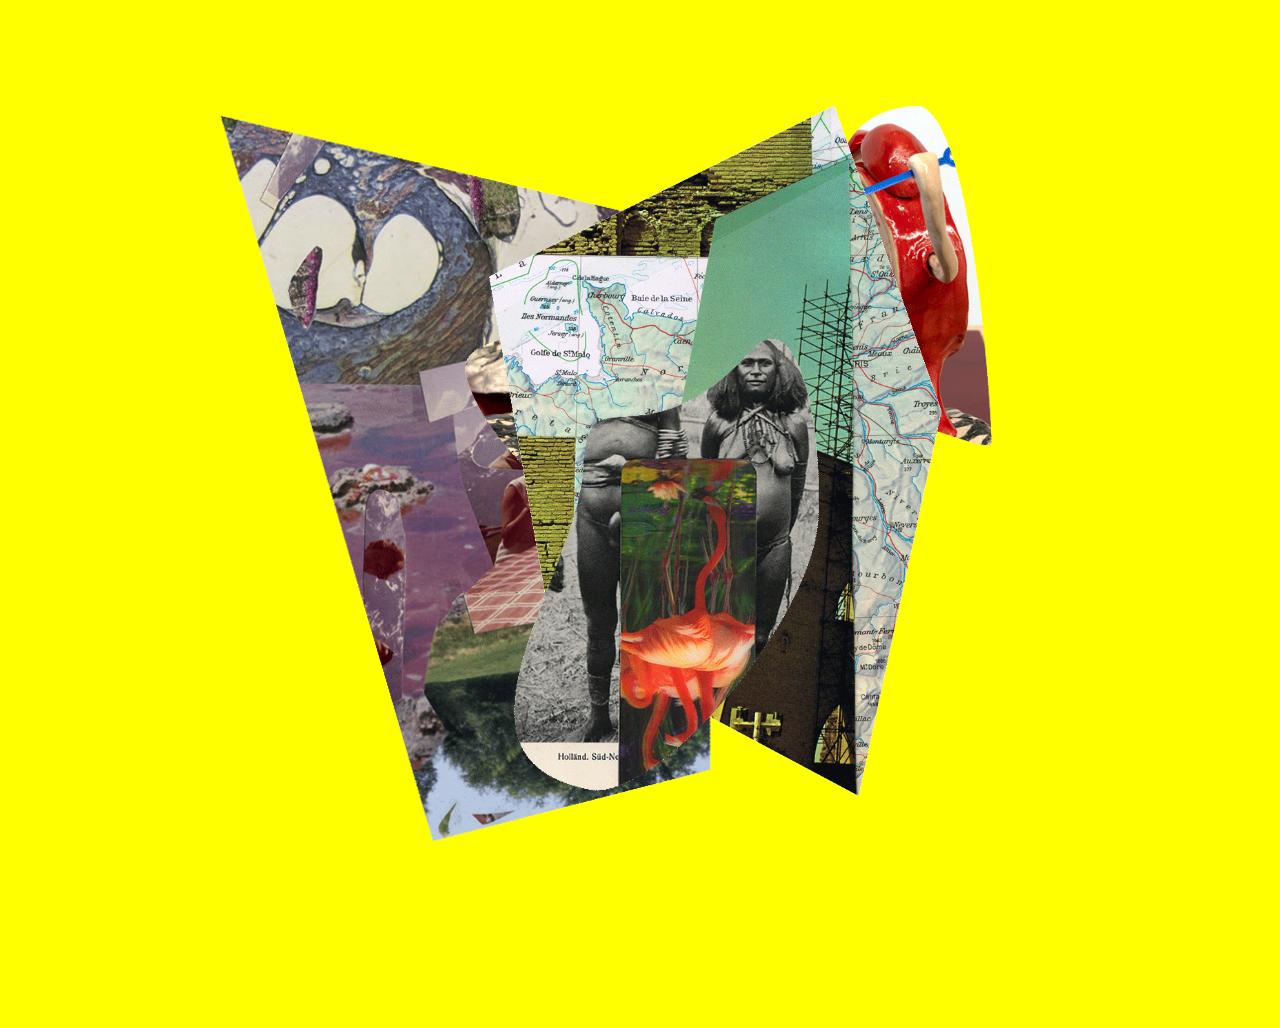
<file: index.html>
<!doctype html>
<html lang="en">
  <head>
    <title>Alma Sarmiento</title>
    <link rel="stylesheet" href="styleindex.css">
  </head>
  <body>
   
    <input id="auto-refresh-checkbox" type="radio"  autocomplete="off"  checked />
   <div class="collage">
    <a href="info.html"><span id="enlacehome"></span></a>
    <div class="espaciocollage">
  <div class='figura'>
         <img src='' id="cabezaImg">
          <img src='' id="ojosImg"> 
          <img src='' id="narizImg"> 
          <img src='' id="bocaImg">
  </div>
  </div></div>



   
    </div>
      
      <script src="Copia de 3 javaautorefresh.js"></script>
<script>setInterval(reloadPage, 2000);</script>

  </body>
</html>
</file>
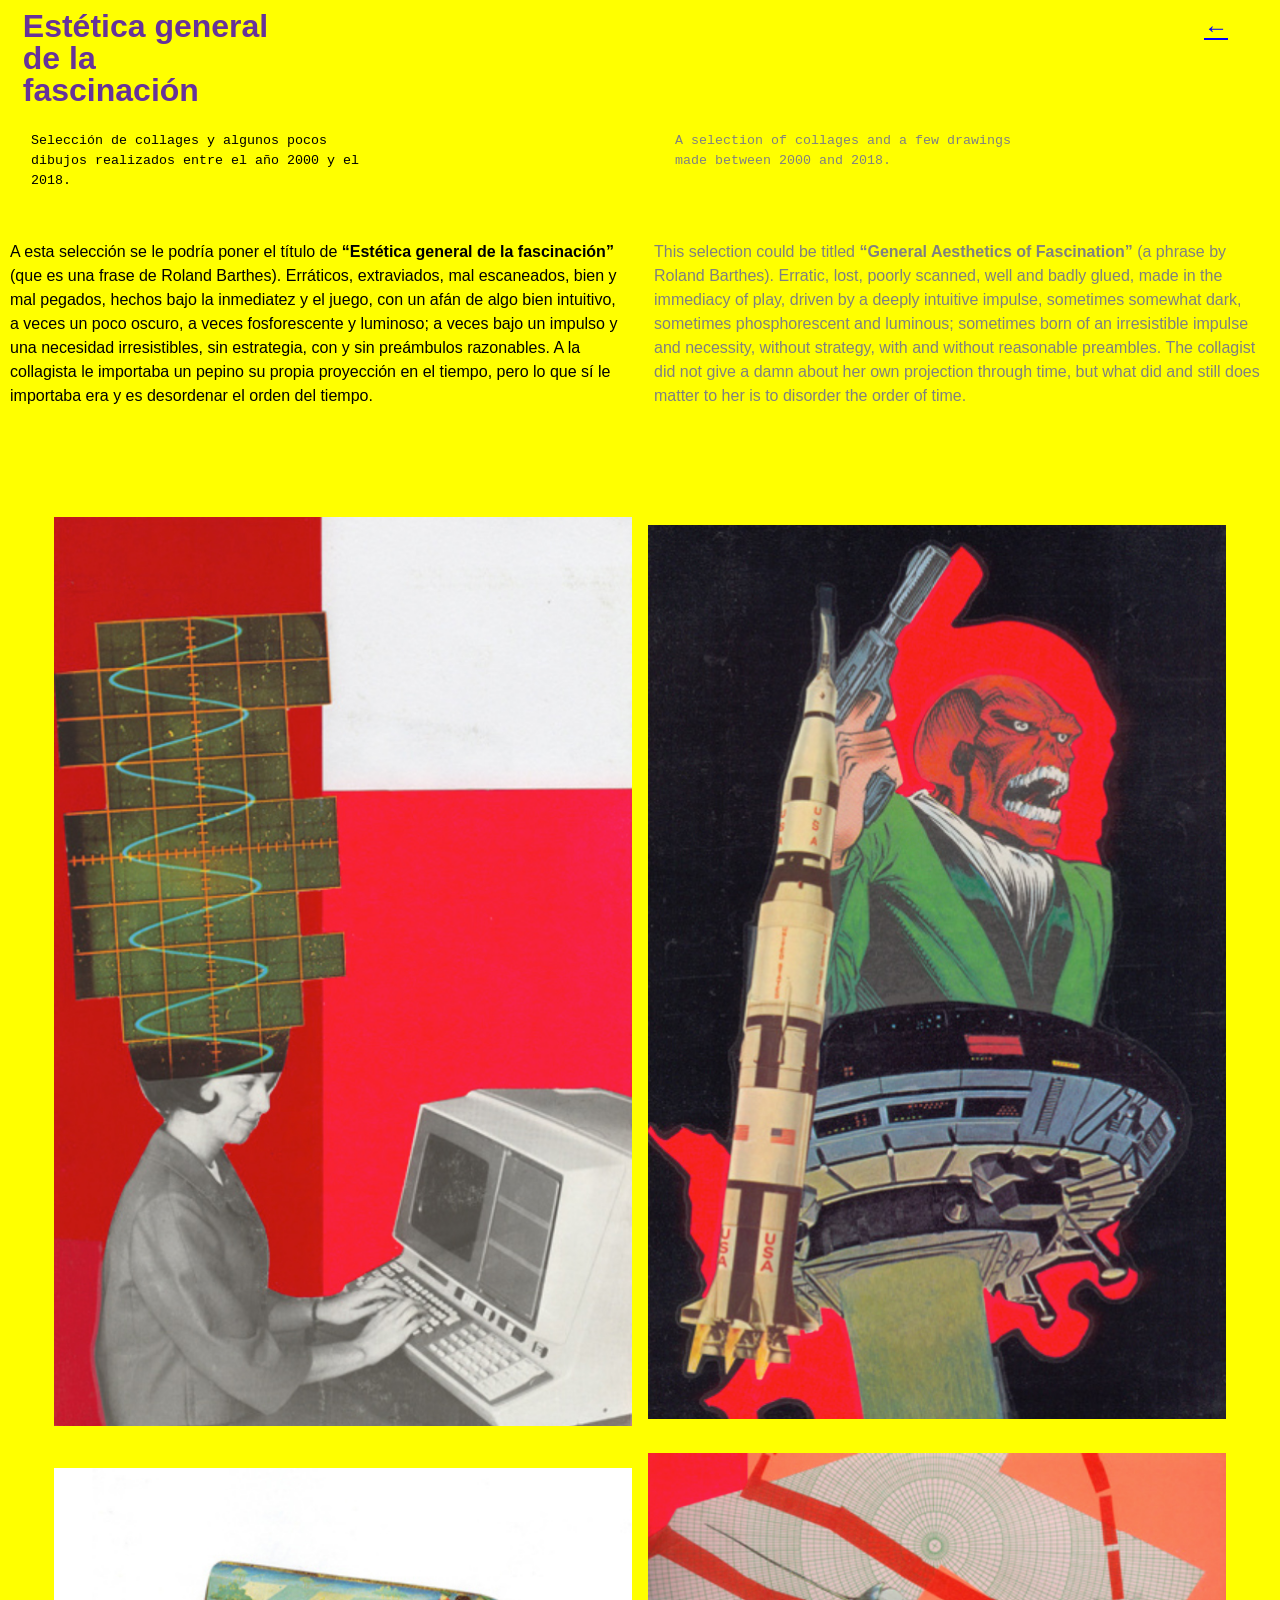
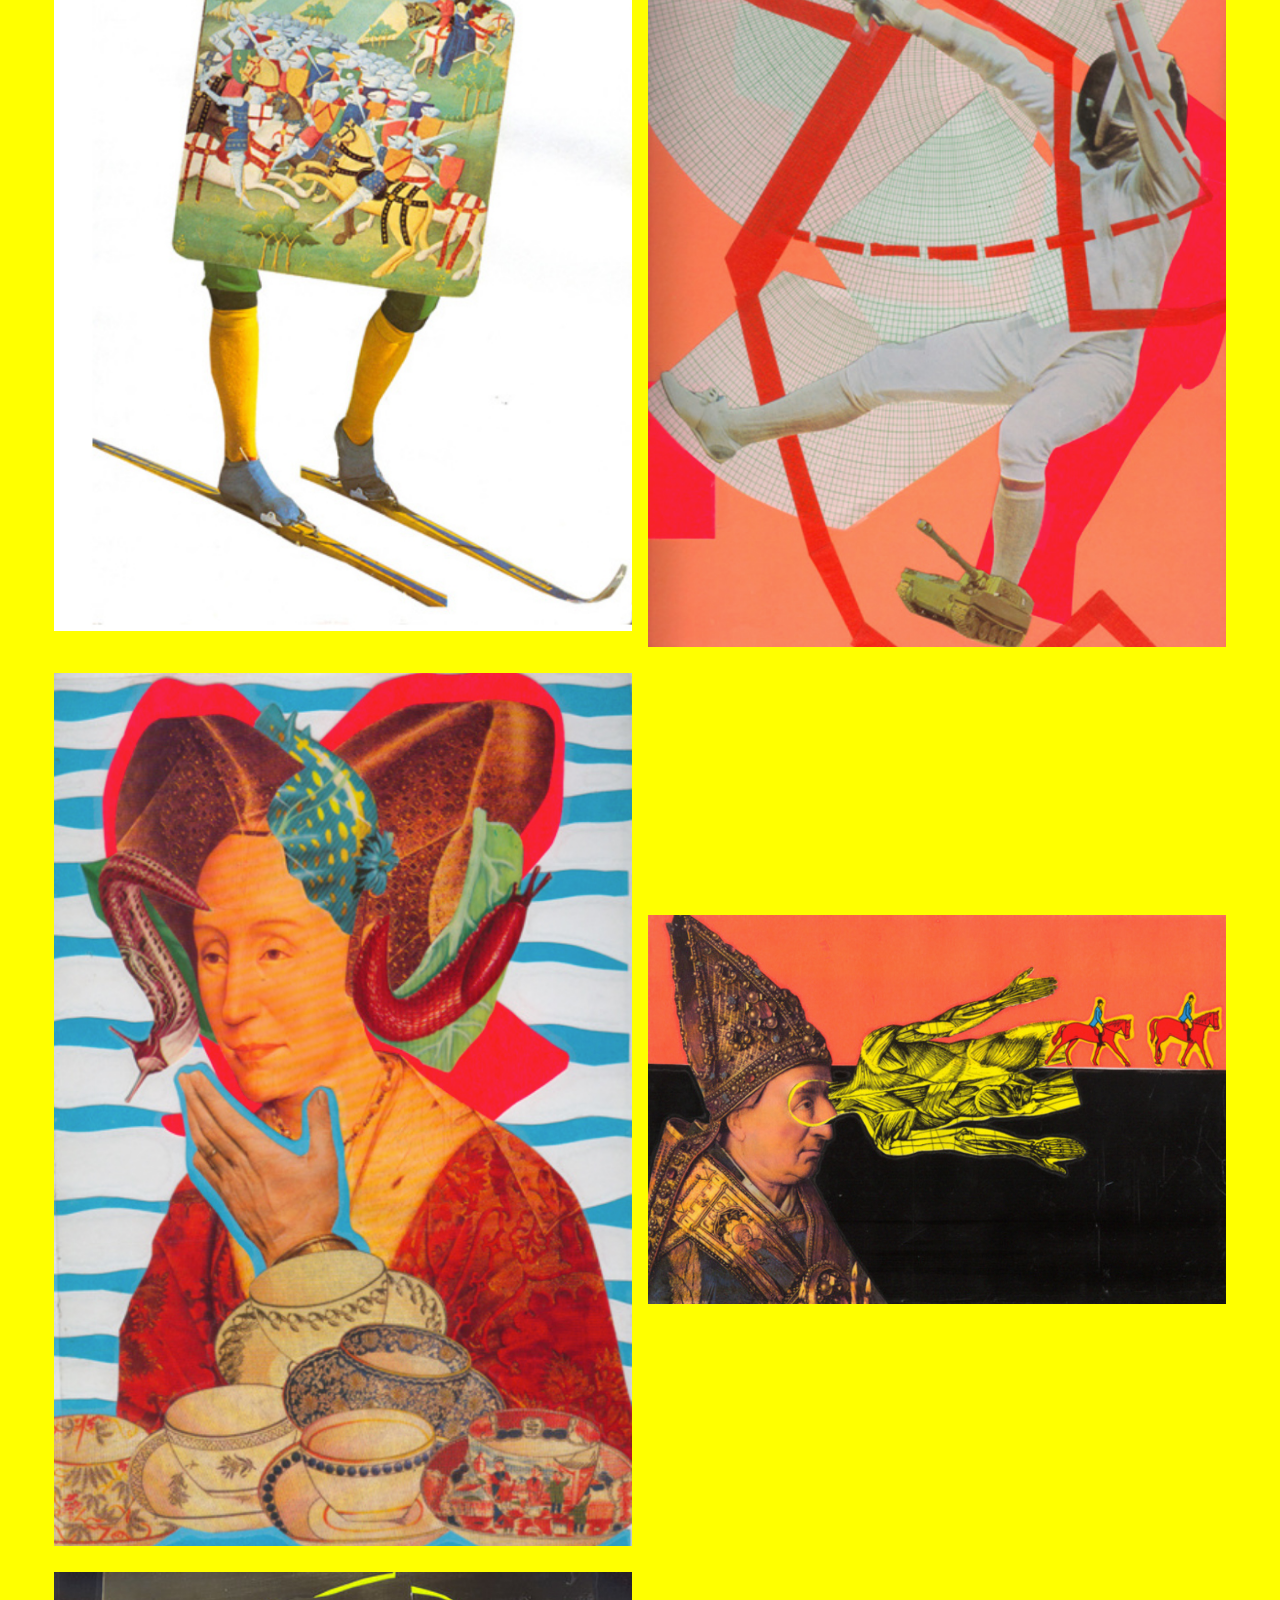
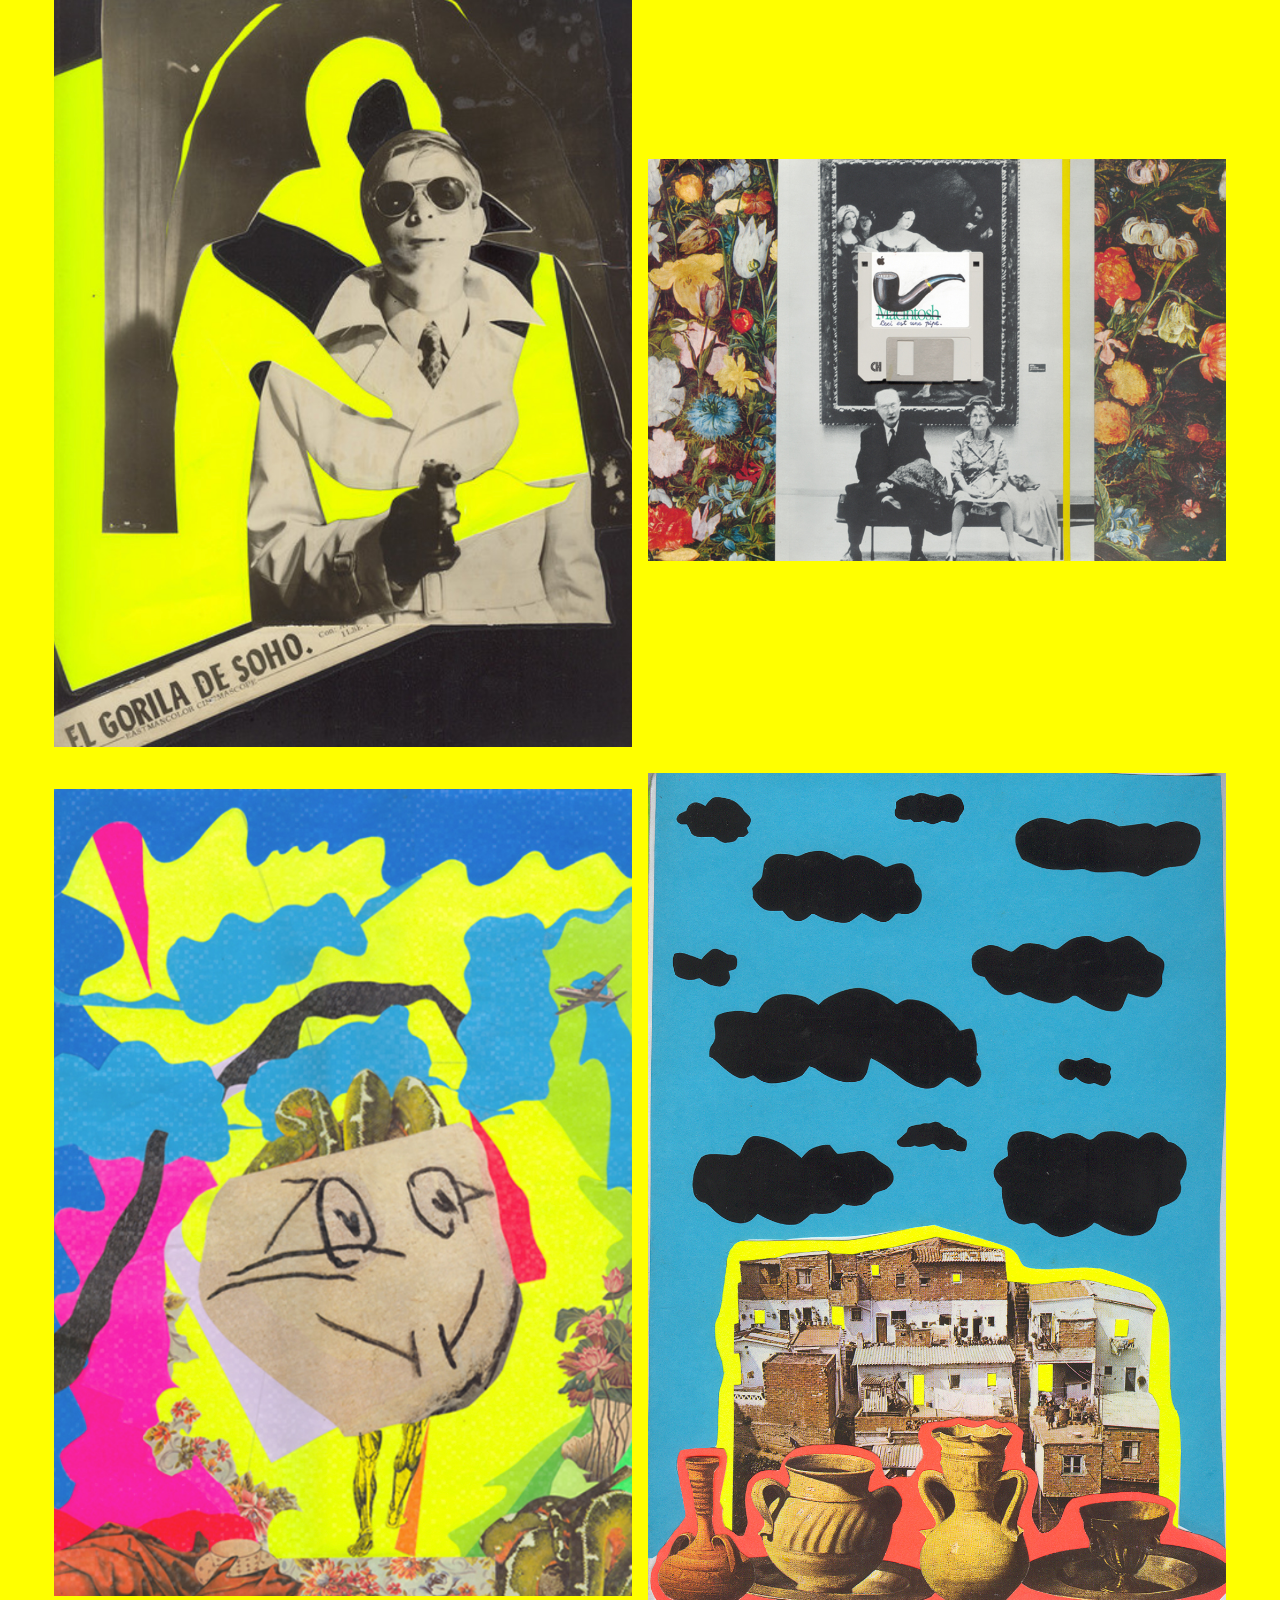
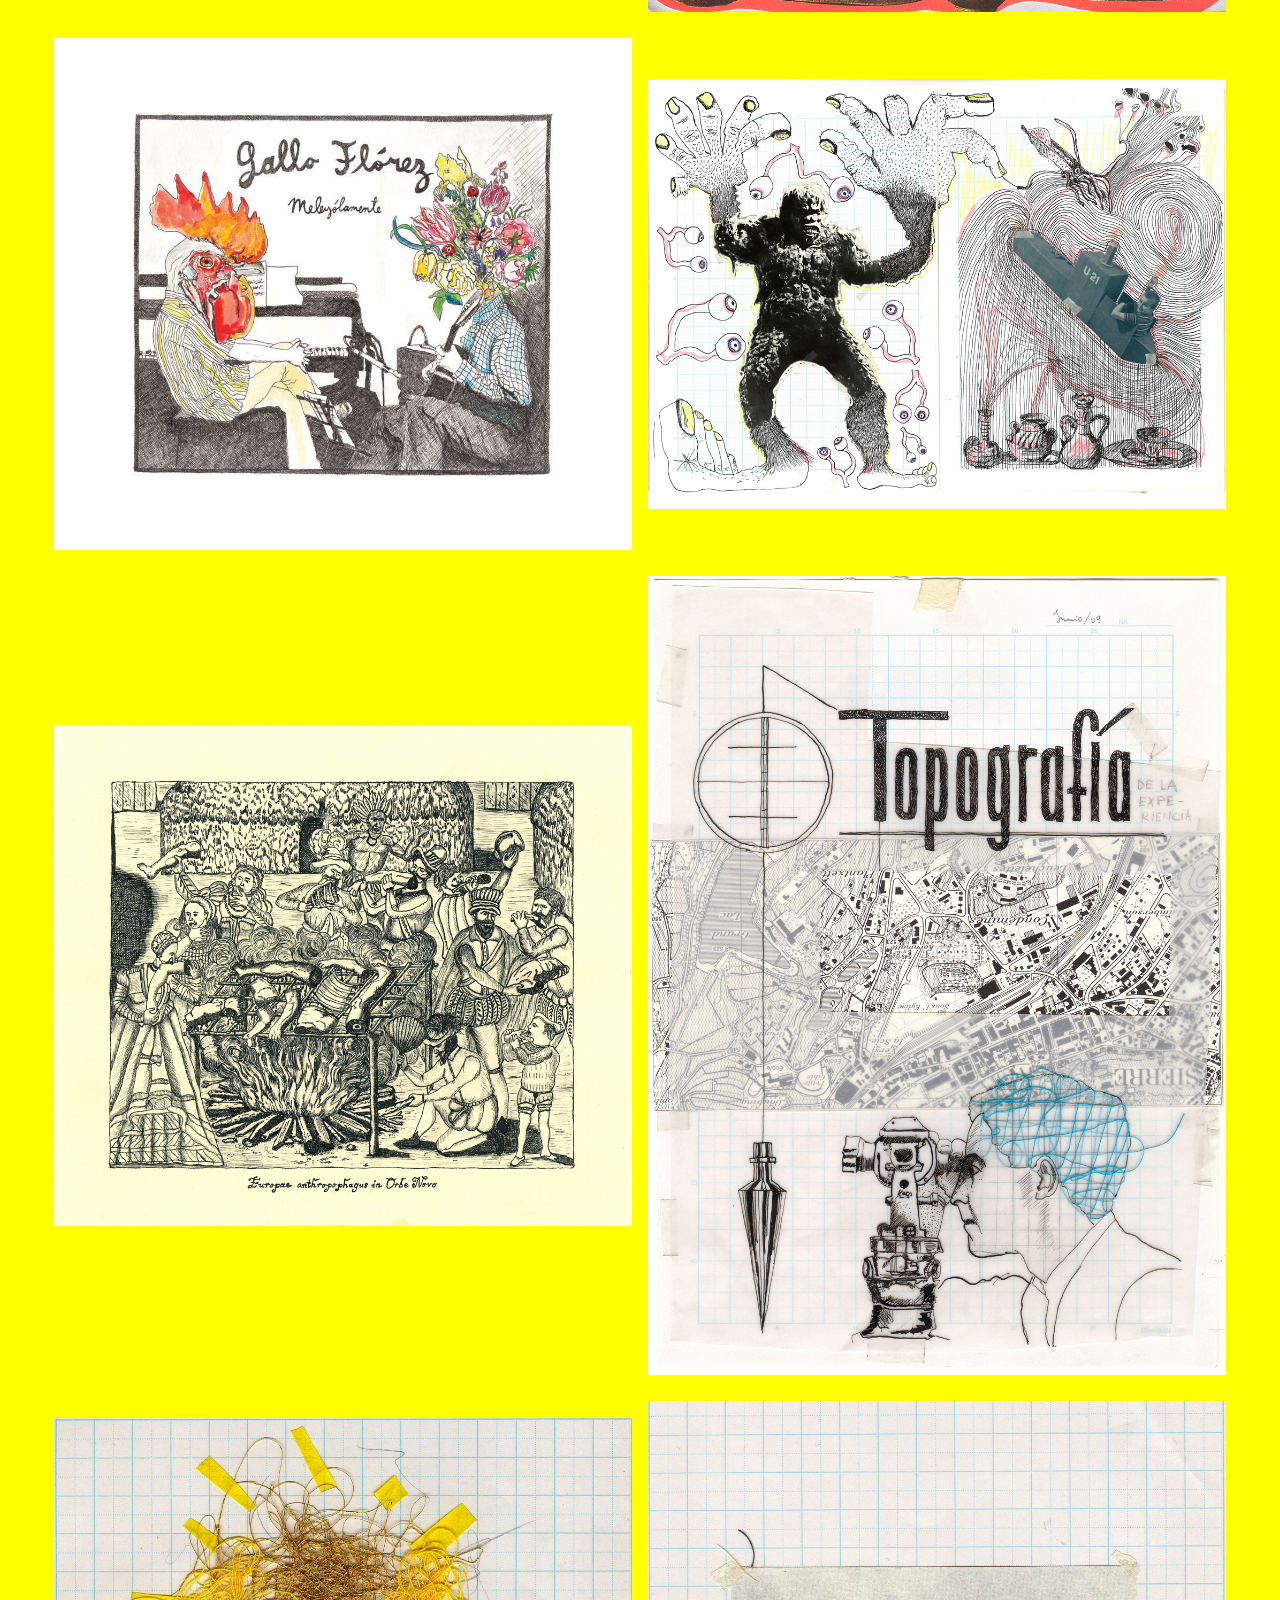
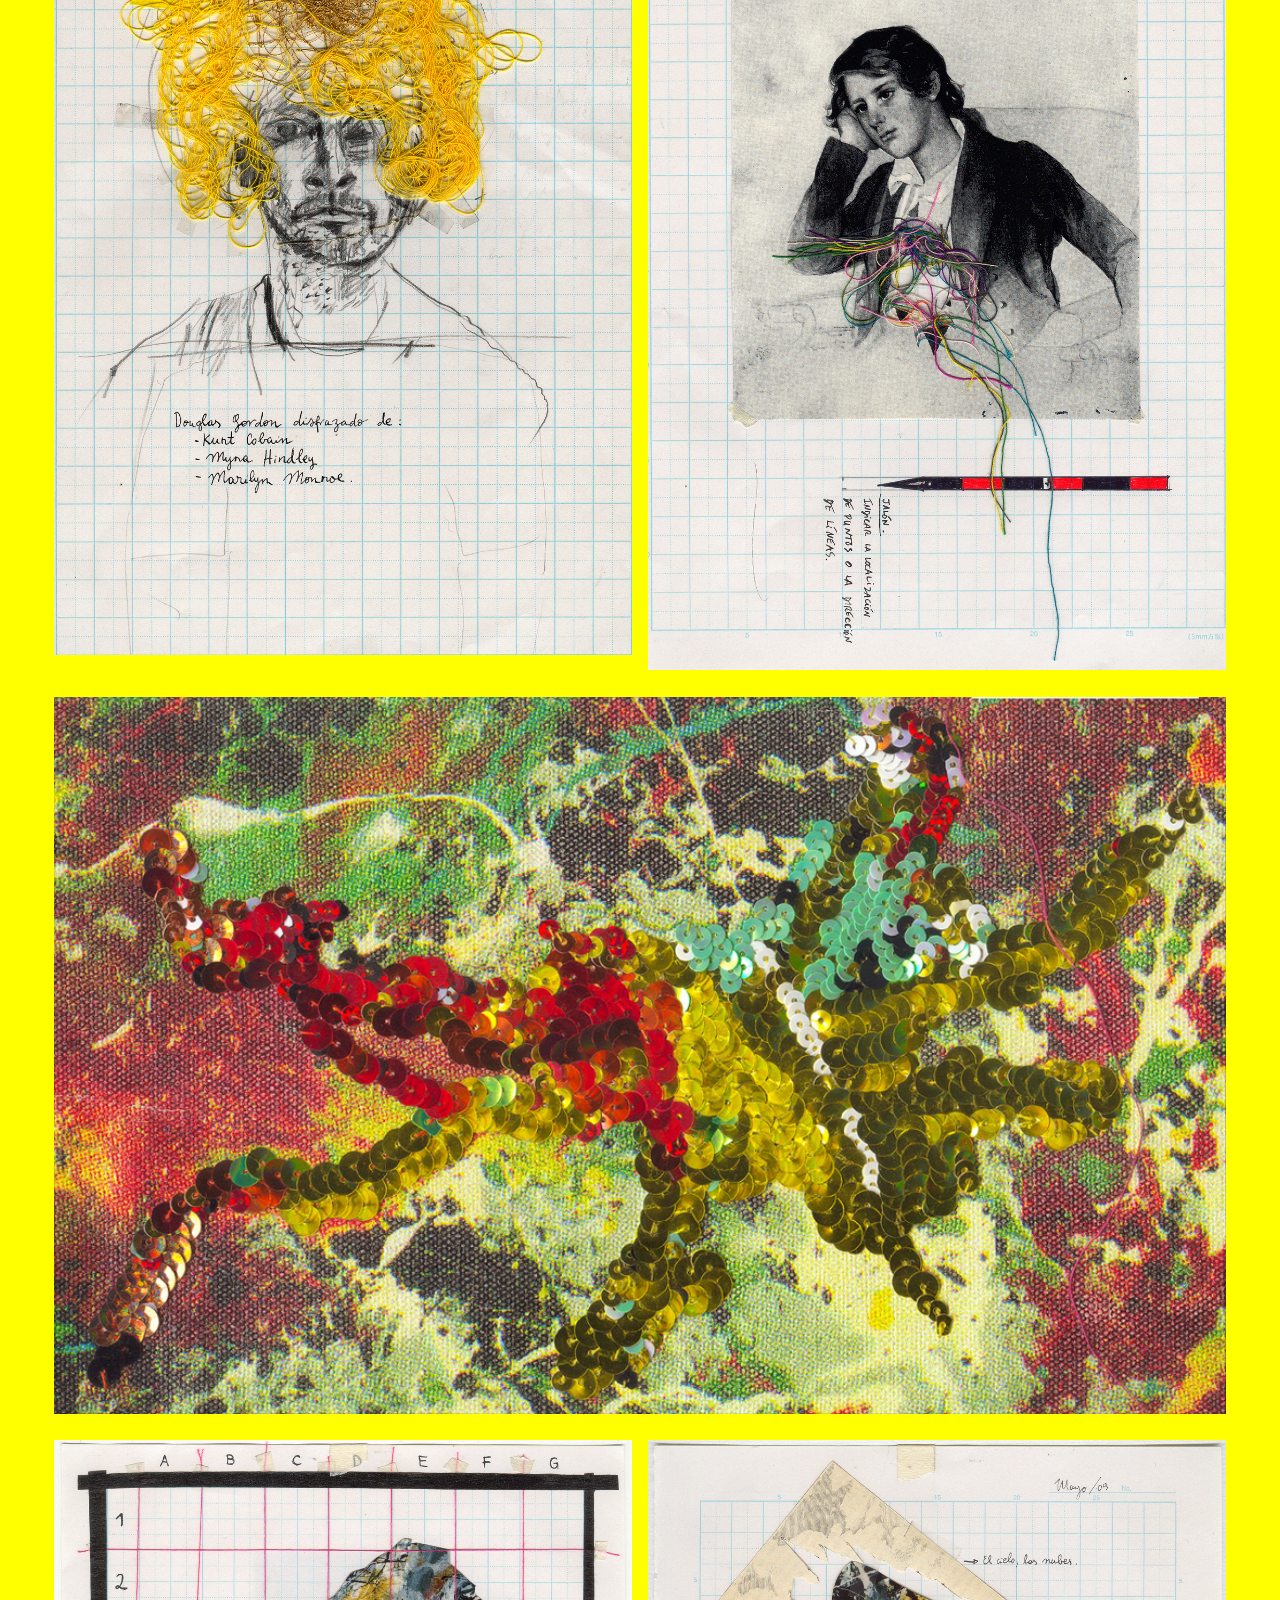
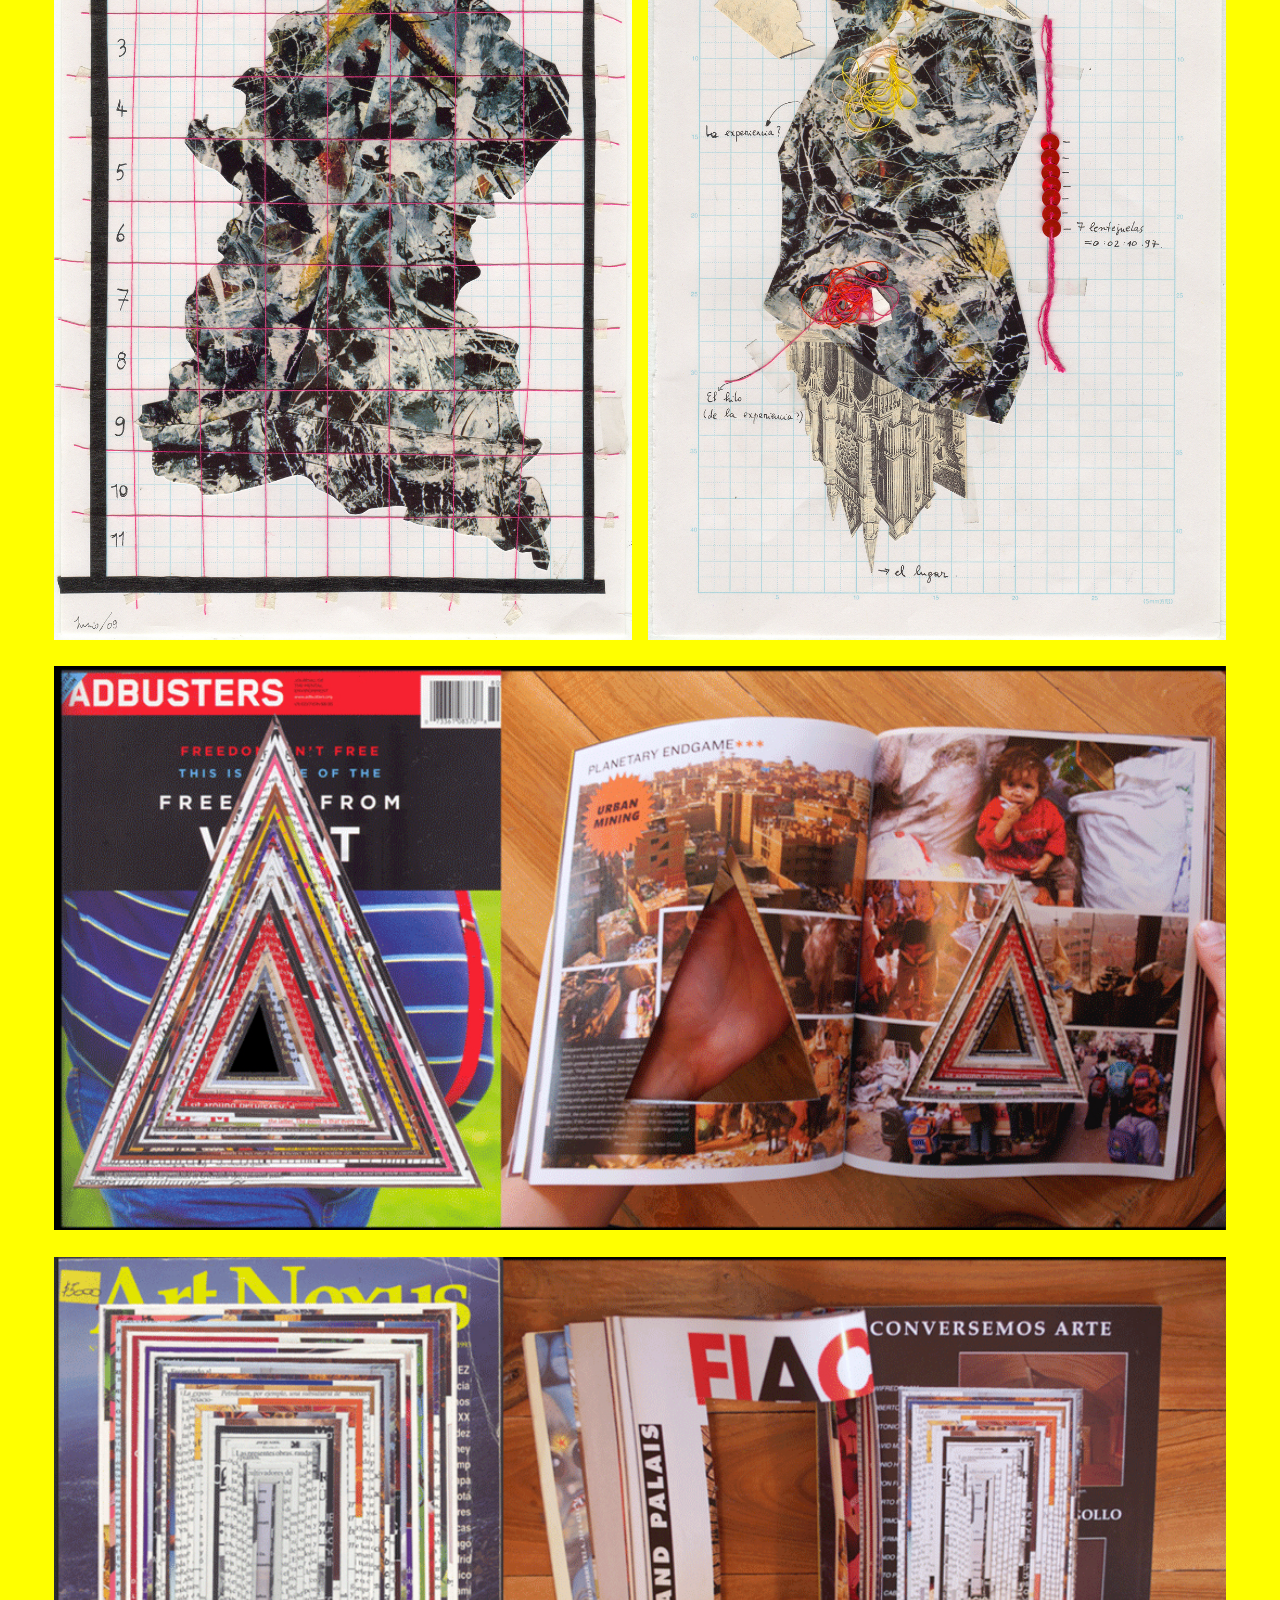
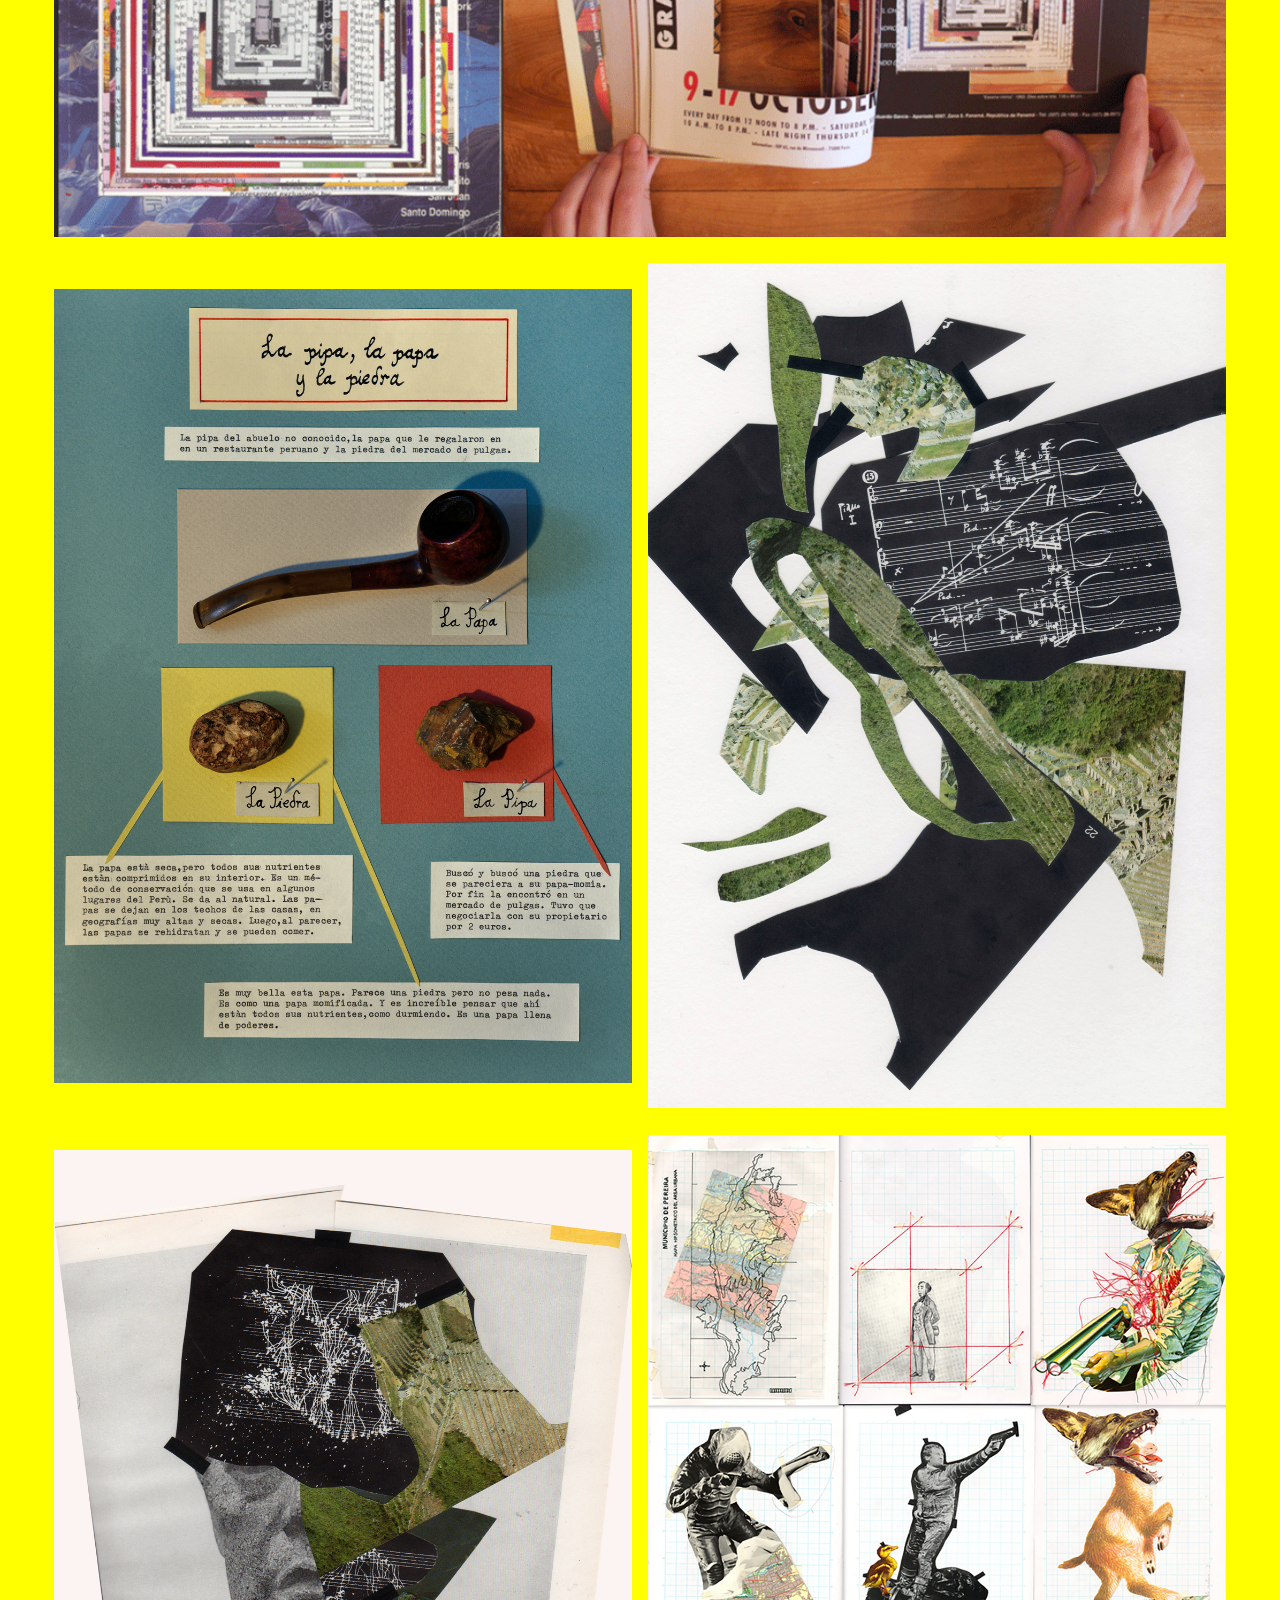
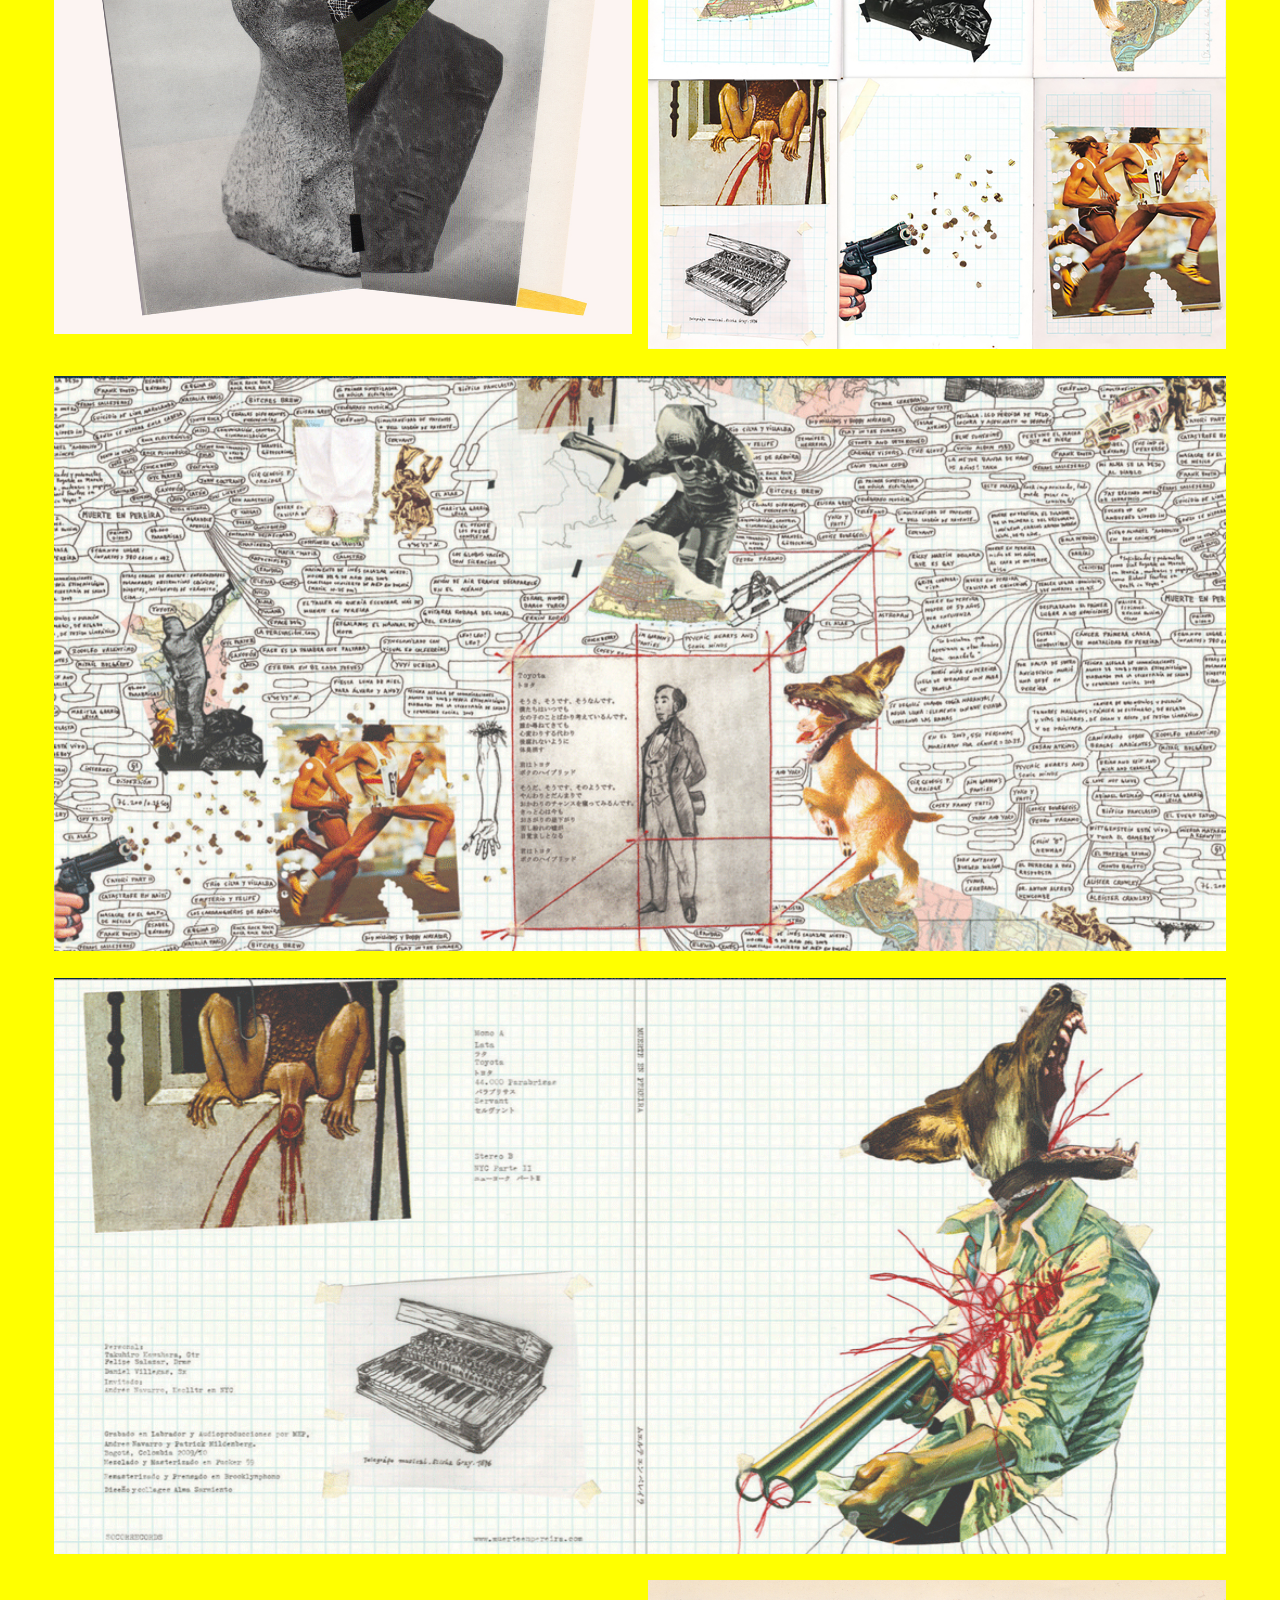
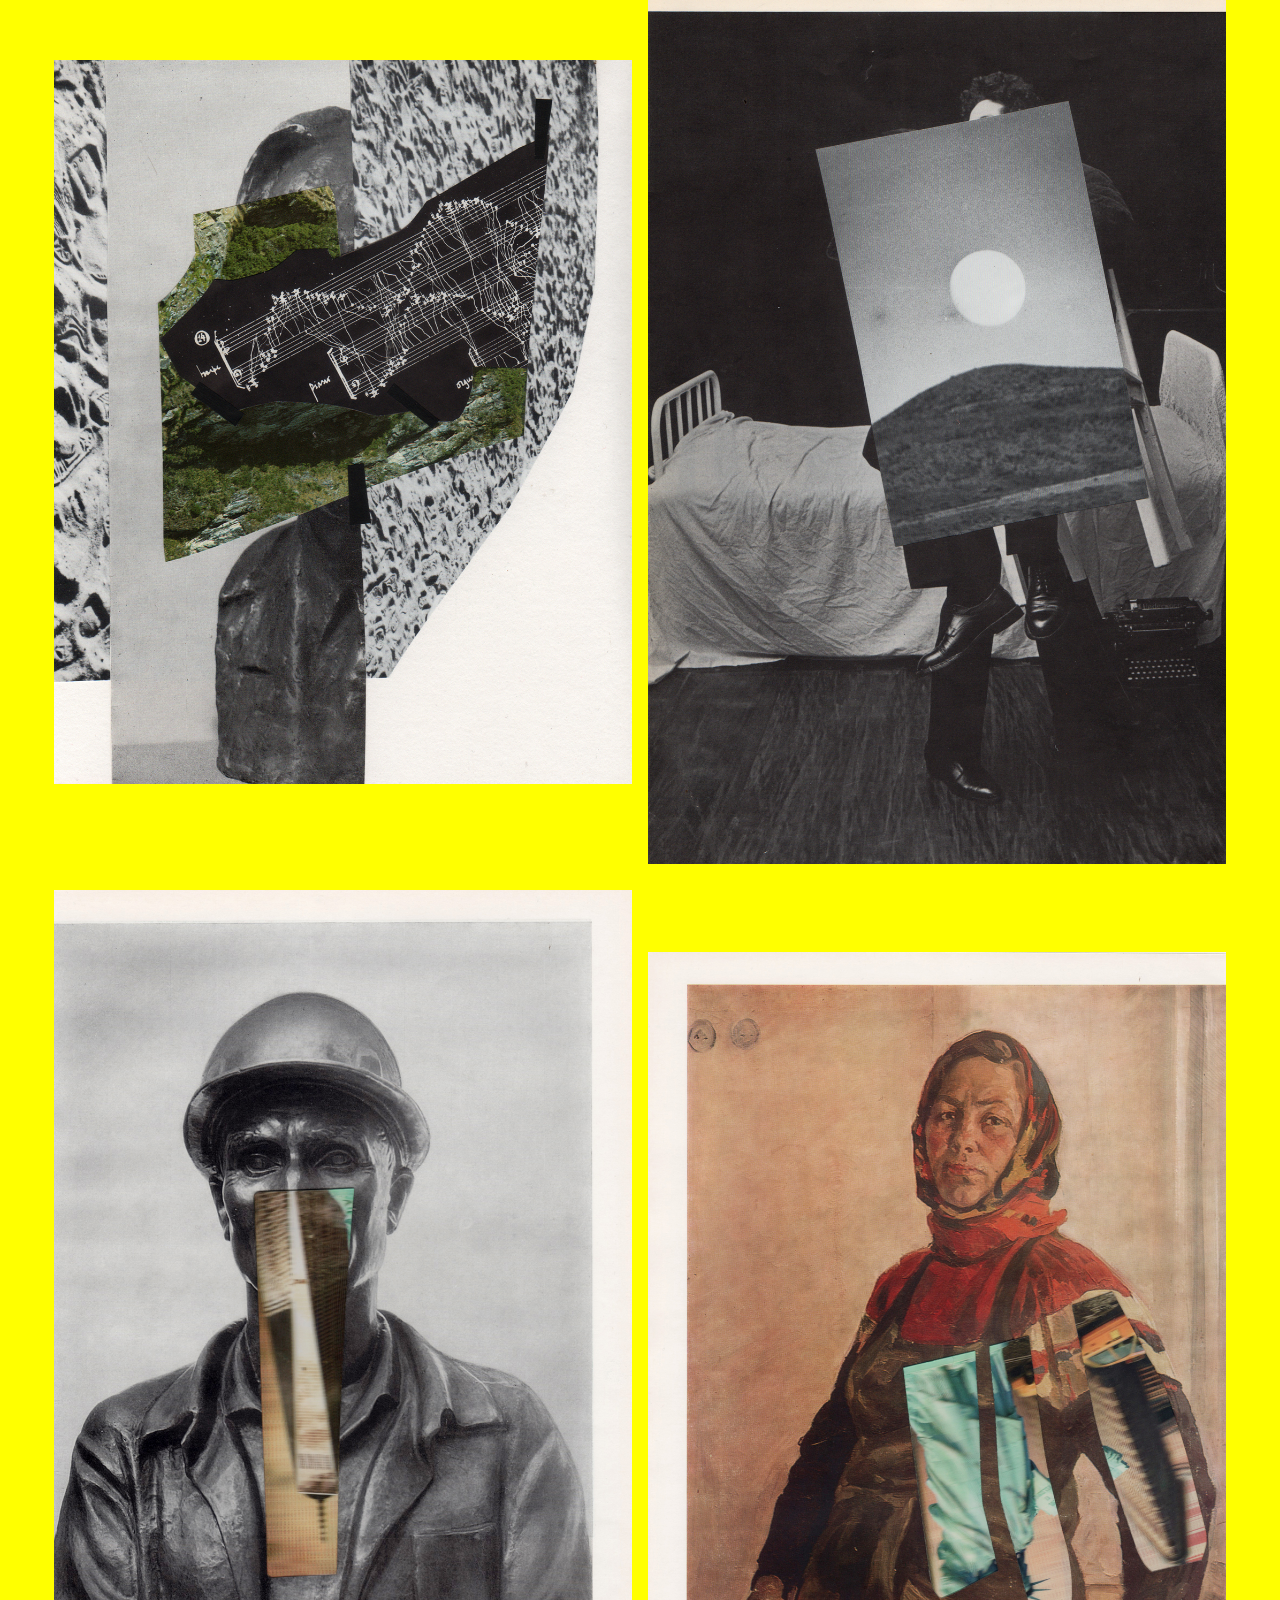
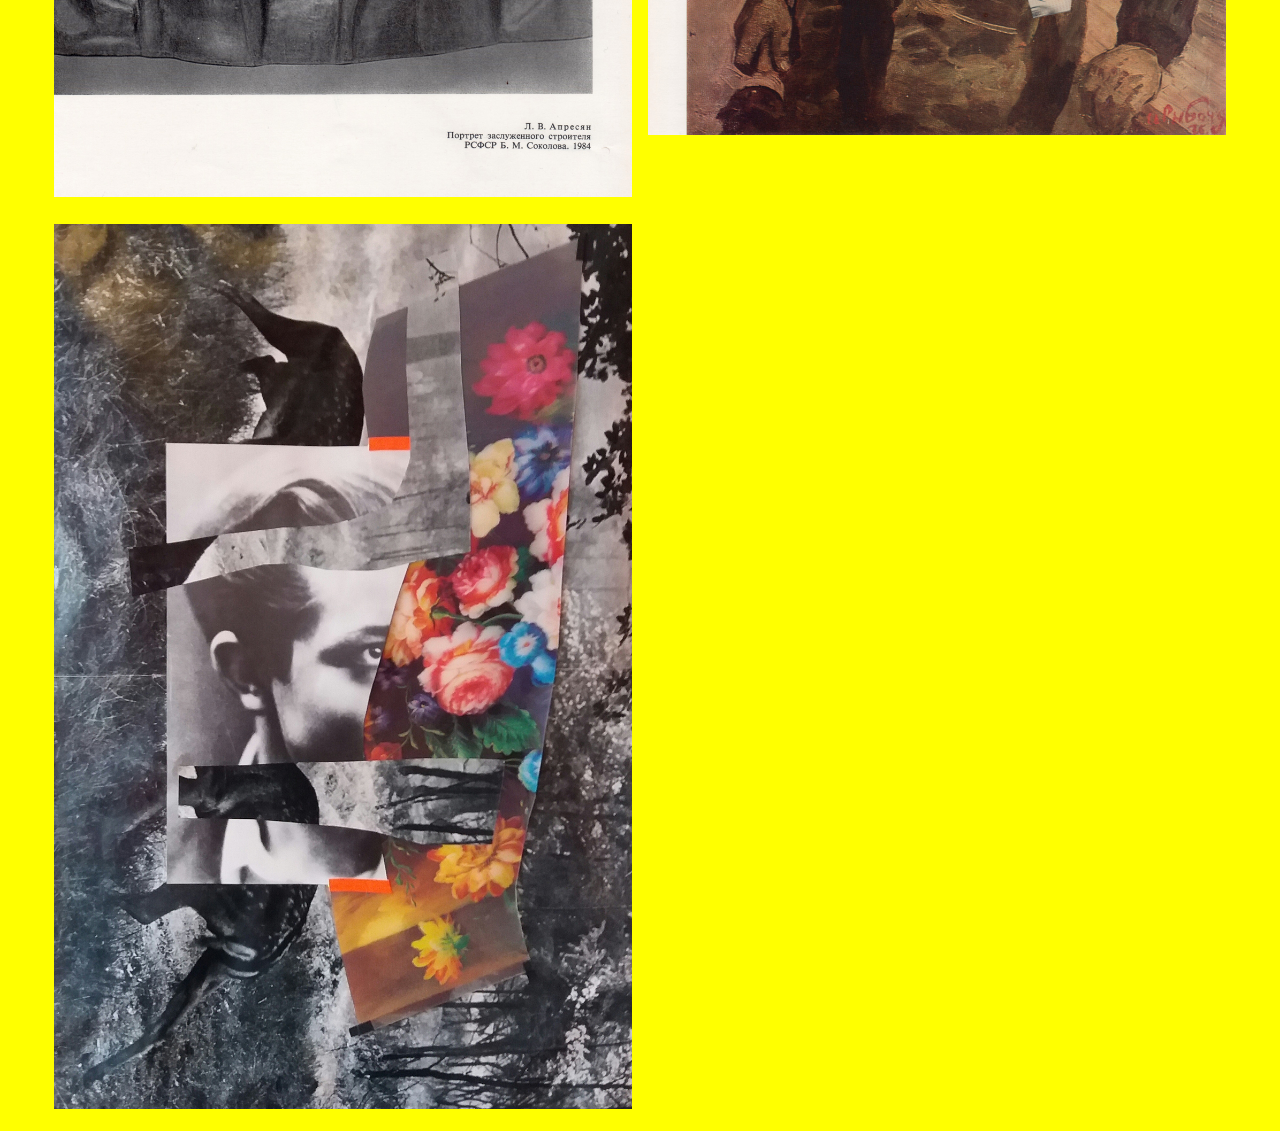
<file: 2000- estetica general de la fascinacion.html>
<!doctype html>
<html lang="en">

<head>
  <meta charset="utf-8">
  <meta name="viewport" content="width=device-width, initial-scale=1, shrink-to-fit=no">
  <link rel="stylesheet" href="style reticulacollage.css">


  <title>Alma Sarmiento</title>
  <link rel="icon" type="image/png" img href="imagenes/favicon.png">
</head>

<body>

 <div id="headervolador2"><p><a href="indice proyectos.html">←</a></p></div>

  </div>
  <!--comienzo contenido principal--->
  <div id=tituloproy>
    <p><b>Estética general<br>de la<br>fascinación</b></p>
  </div>
  <div>
  <div class="container">
     <div id="fichatecesp"><br><br><br><br><br>
            <p>Selección de collages y algunos pocos dibujos realizados entre el año 2000 y el 2018.</p>
    </div>
    <div id=descripcionesp>
      <p>
A esta selección se le podría poner el título de <b>“Estética general de la fascinación”</b> (que es una frase de Roland Barthes). Erráticos, extraviados, mal escaneados, bien y mal pegados, hechos bajo la inmediatez y el juego, con un afán de algo bien intuitivo, a veces un poco oscuro, a veces fosforescente y luminoso; a veces bajo un impulso y una necesidad irresistibles, sin estrategia, con y sin preámbulos razonables. A la collagista le importaba un pepino su propia proyección en el tiempo, pero lo que sí le importaba era y es desordenar el orden del tiempo.

</p>
    </div>
    <div id="fichateceng"><br><br><br><br><br>
           <p>A selection of collages and a few drawings made between 2000 and 2018.</p>
    </div>
    <div id=descripcioneng>
      <p>
This selection could be titled <b>“General Aesthetics of Fascination”</b> (a phrase by Roland Barthes). Erratic, lost, poorly scanned, well and badly glued, made in the immediacy of play, driven by a deeply intuitive impulse, sometimes somewhat dark, sometimes phosphorescent and luminous; sometimes born of an irresistible impulse and necessity, without strategy, with and without reasonable preambles. The collagist did not give a damn about her own projection through time, but what did and still does matter to her is to disorder the order of time.


</p>
    </div>
    <div id="espaciofotos">

      <span><img src="imagenes/collages/2000-2018/1.jpg"></span>
    
<span><img src="imagenes/collages/2000-2018/2.jpg"></span>

<span><img src="imagenes/collages/2000-2018/3.jpg"></span>

<span><img src="imagenes/collages/2000-2018/4.jpg"></span>

<span><img src="imagenes/collages/2000-2018/5.jpg"></span>

<span><img src="imagenes/collages/2000-2018/6.jpg"></span>

<span><img src="imagenes/collages/2000-2018/7.jpg"></span>

<span><img src="imagenes/collages/2000-2018/8.jpg"></span>

<span><img src="imagenes/collages/2000-2018/9.jpg"></span>

<span><img src="imagenes/collages/2000-2018/10.jpg"></span>

<span><img src="imagenes/collages/2000-2018/11.jpg"></span>

<span><img src="imagenes/collages/2000-2018/12.jpg"></span>

<span><img src="imagenes/collages/2000-2018/13.jpg"></span>

<span><img src="imagenes/collages/2000-2018/14.jpg"></span>

<span><img src="imagenes/collages/2000-2018/15.jpg"></span>

<span class="imagenancha"><img src="imagenes/collages/2000-2018/19.jpg"></span>

<span><img src="imagenes/collages/2000-2018/16.jpg"></span>

<span><img src="imagenes/collages/2000-2018/17.jpg"></span>

<span><img src="imagenes/collages/2000-2018/18.jpg"></span>

<span class="imagenancha"><img src="imagenes/collages/2000-2018/20.jpg"></span>

<span class="imagenancha"><img src="imagenes/collages/2000-2018/21.jpg"></span>

<span><img src="imagenes/collages/2000-2018/25.jpg"></span>
      
<span><img src="imagenes/collages/2000-2018/26.jpg"></span>

<span><img src="imagenes/collages/2000-2018/27.jpg"></span>

<span><img src="imagenes/collages/2000-2018/22.jpg"></span>

<span class="imagenancha"><img src="imagenes/collages/2000-2018/23.jpg"></span>

<span class="imagenancha"><img src="imagenes/collages/2000-2018/24.jpg"></span>

<span><img src="imagenes/collages/2000-2018/28.jpg"></span>

<span><img src="imagenes/collages/2000-2018/29.jpg"></span>

<span><img src="imagenes/collages/2000-2018/30.jpg"></span>

<span><img src="imagenes/collages/2000-2018/32.jpg"></span>

<span><img src="imagenes/collages/2000-2018/33.jpg"></span>      

    </div>

  </div>



  <!--comienzo footer--->

  <!--esto lo pegué y no sé que es--->
</body>

</html>
</file>
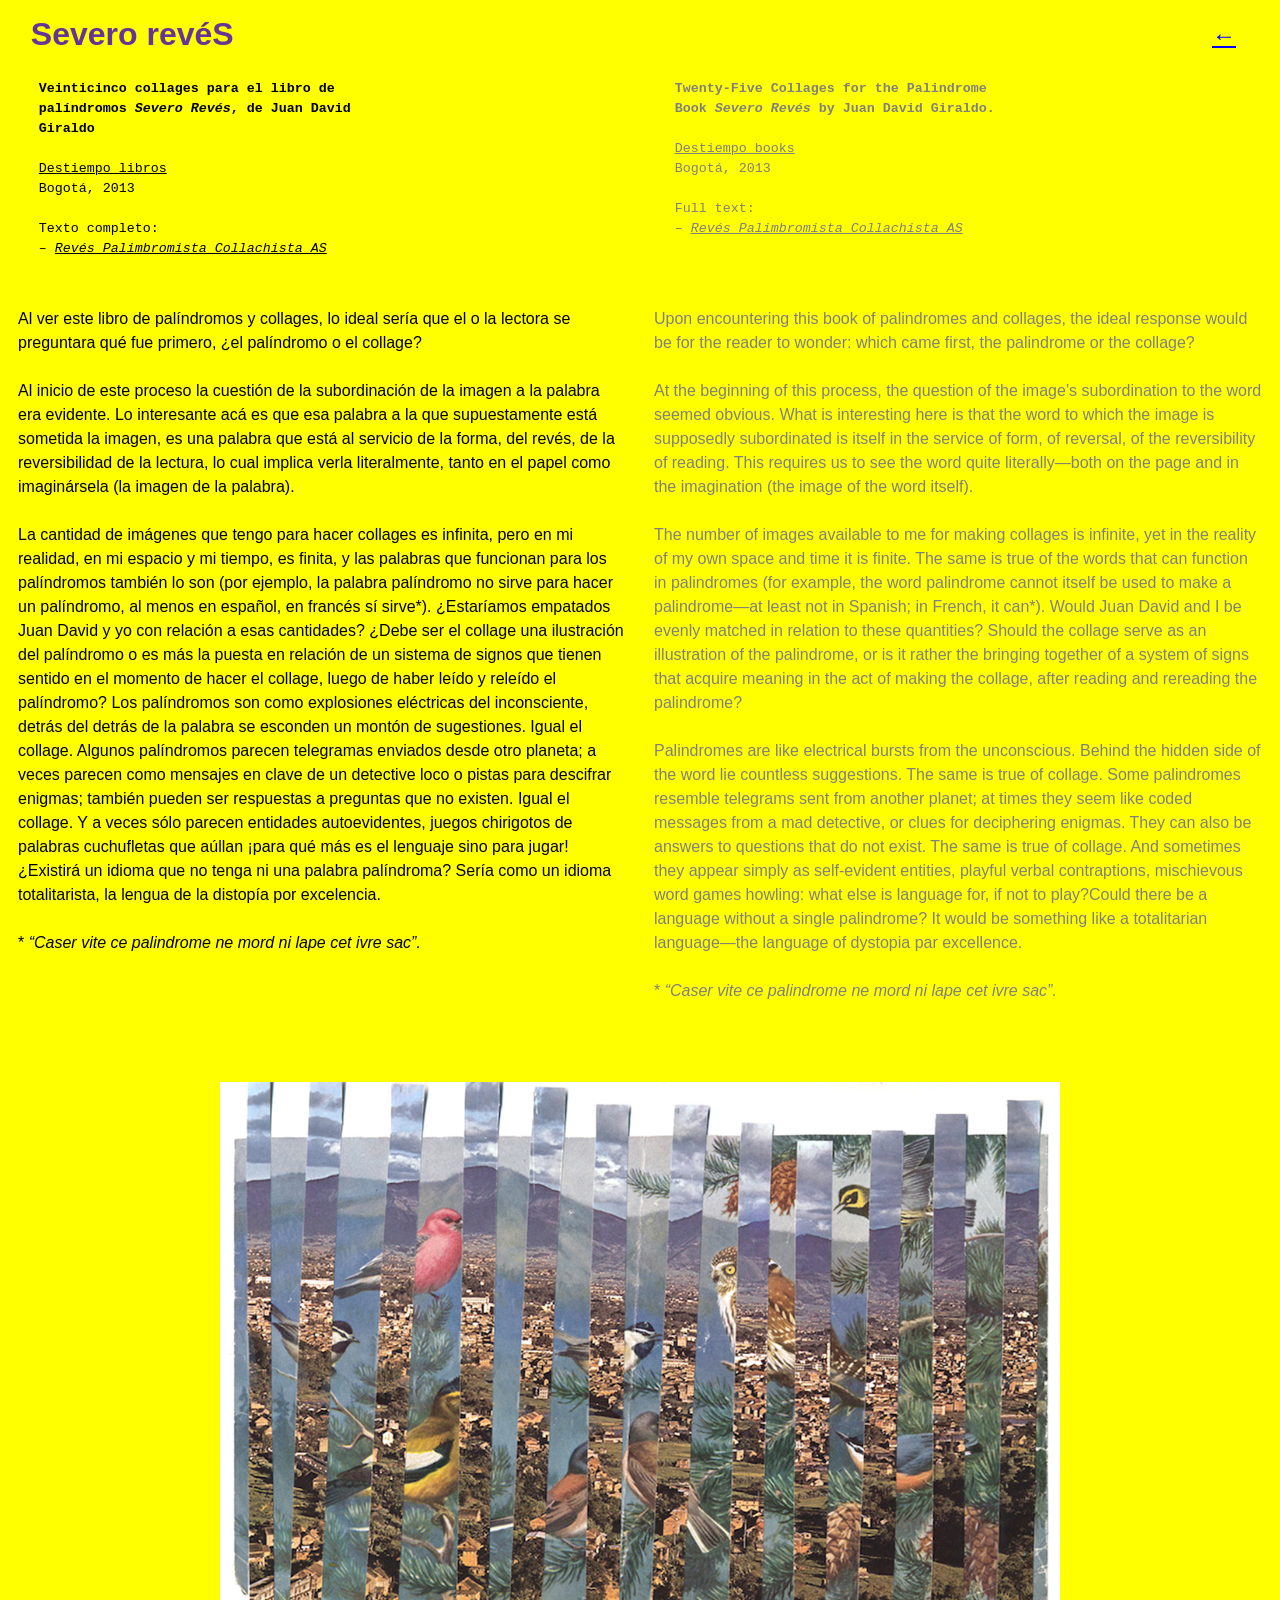
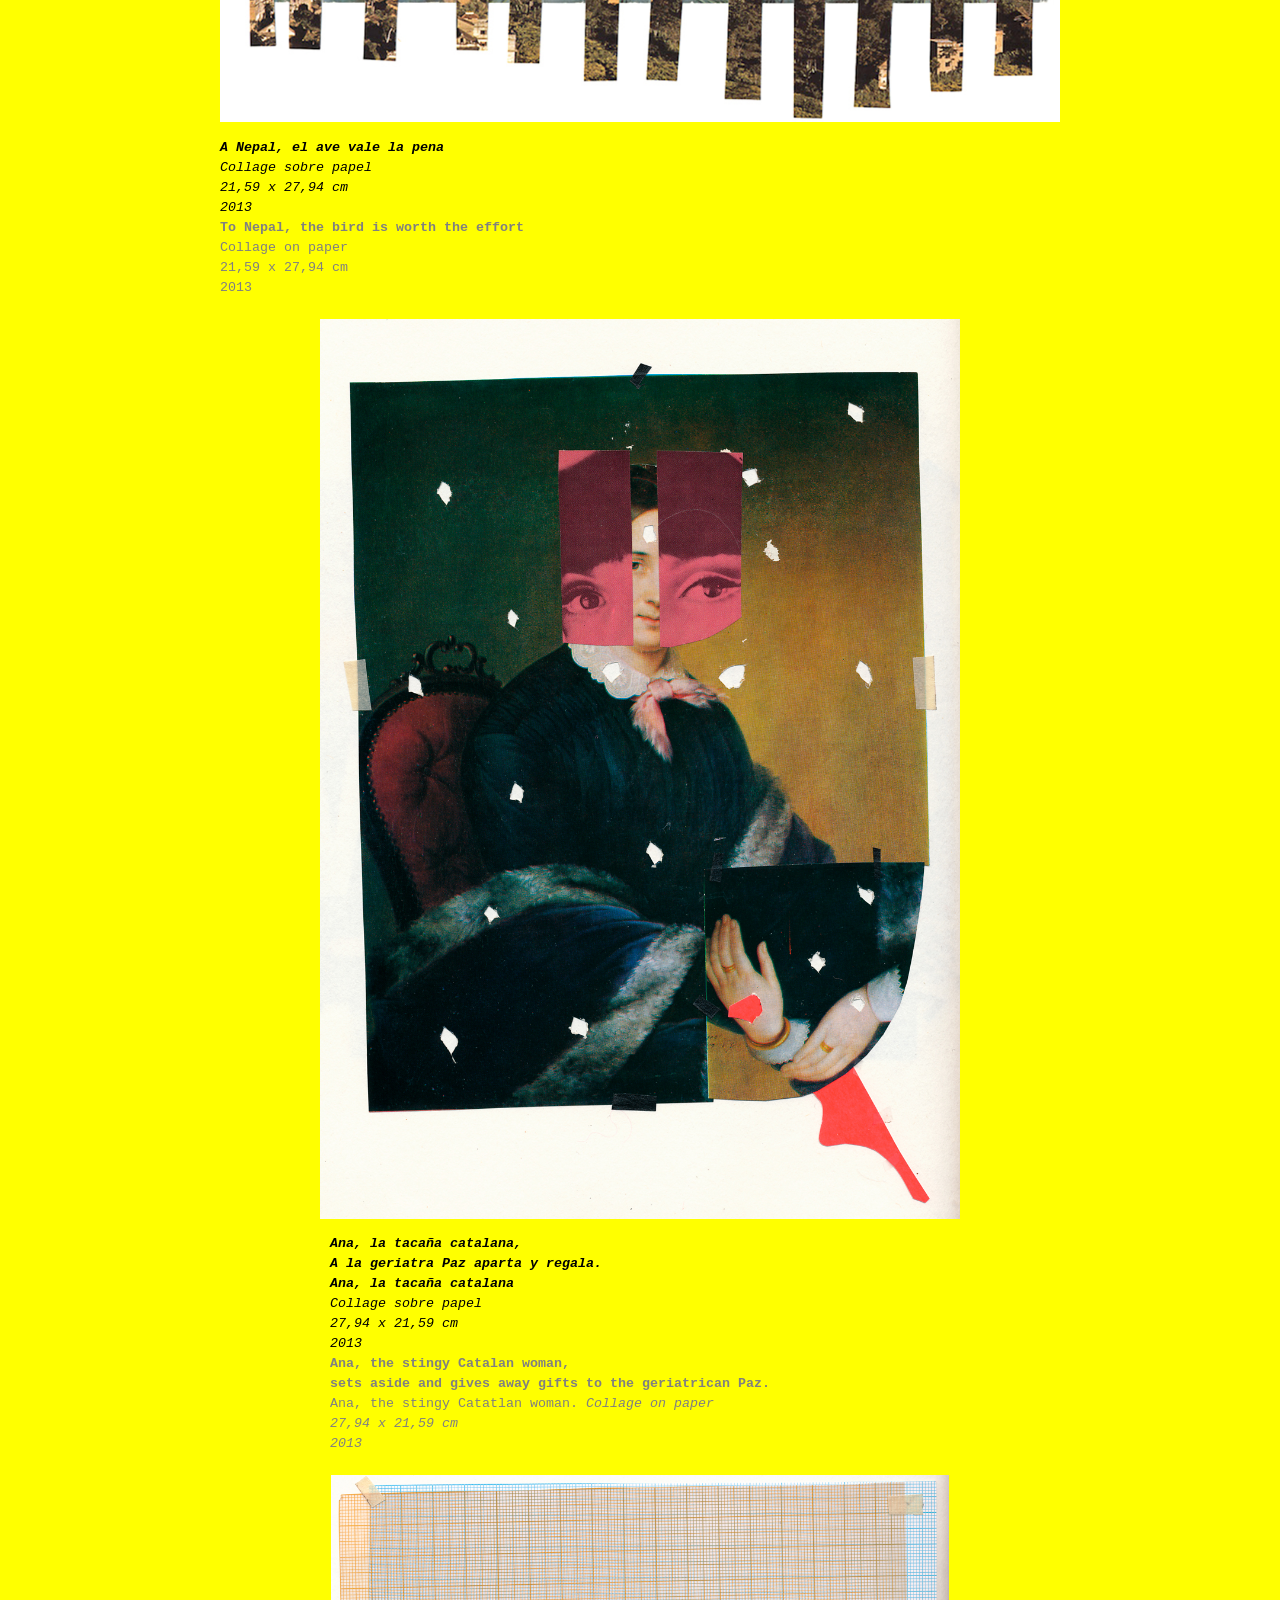
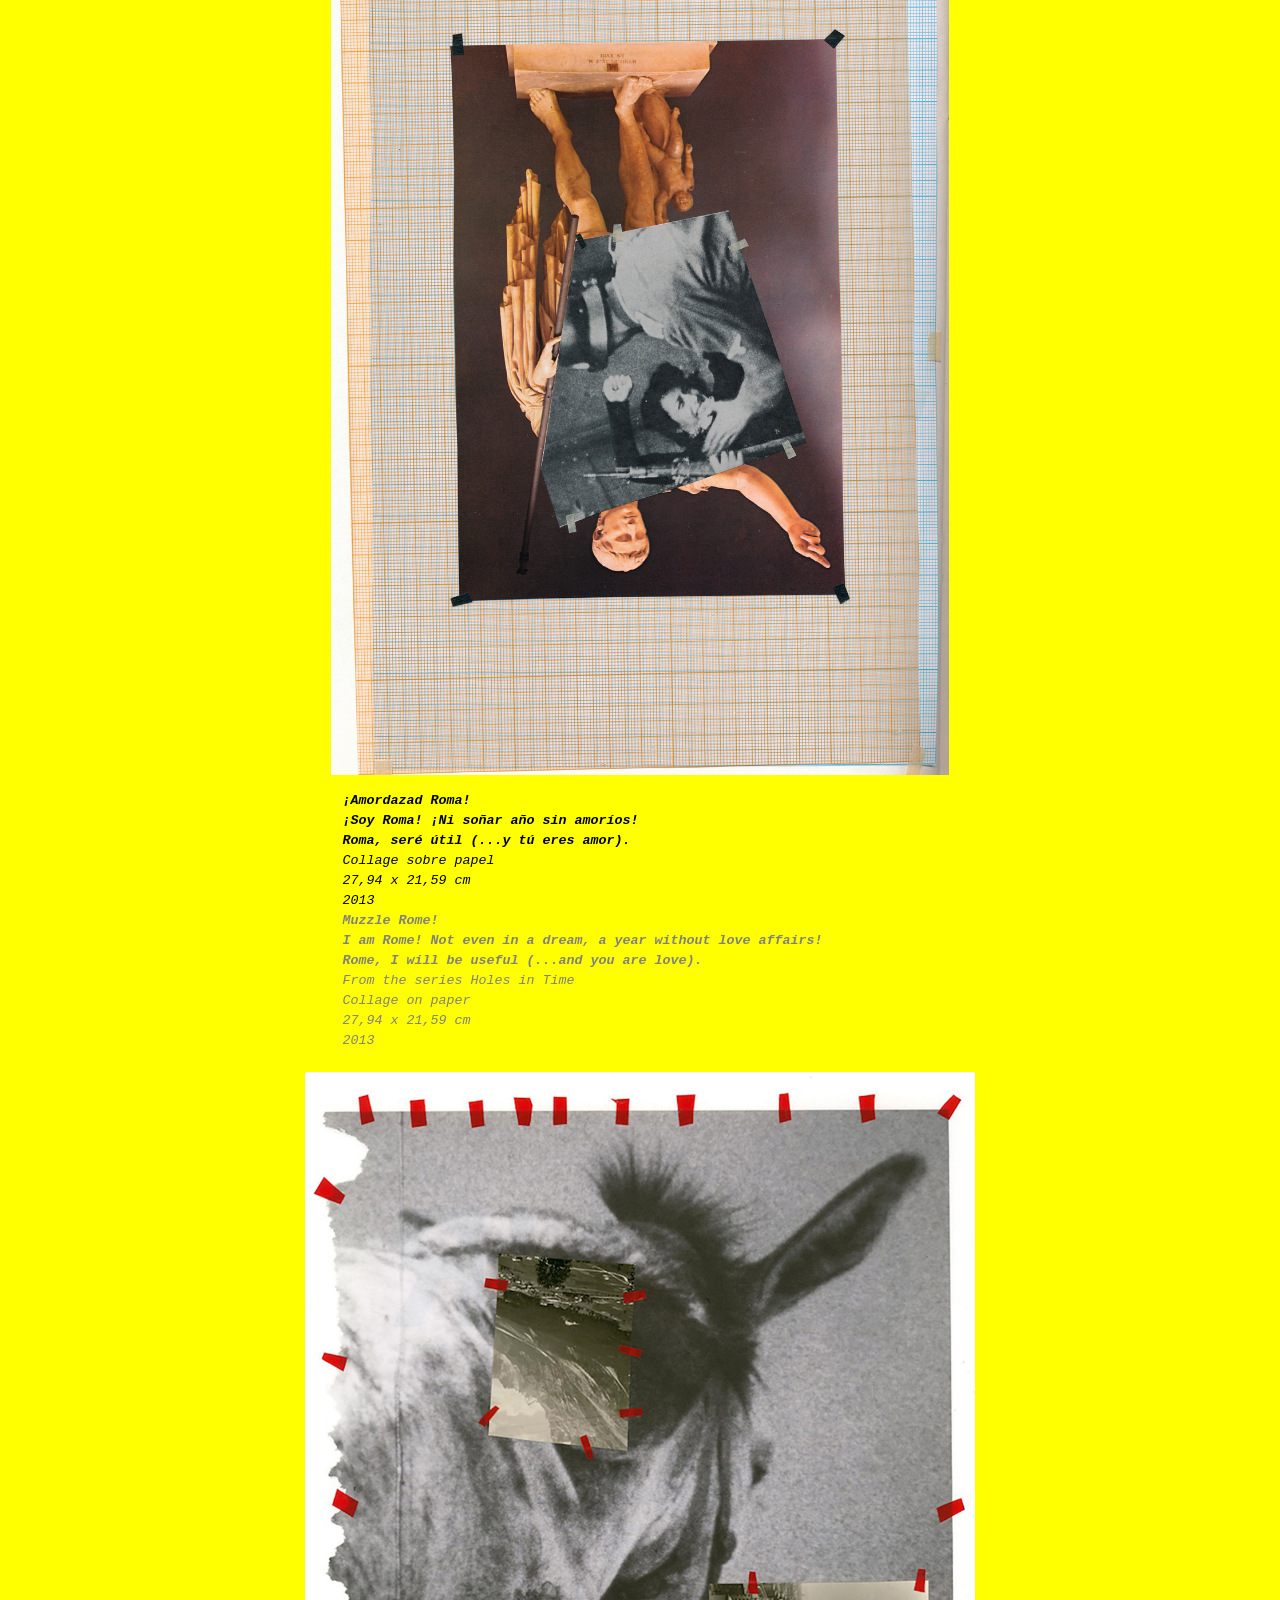
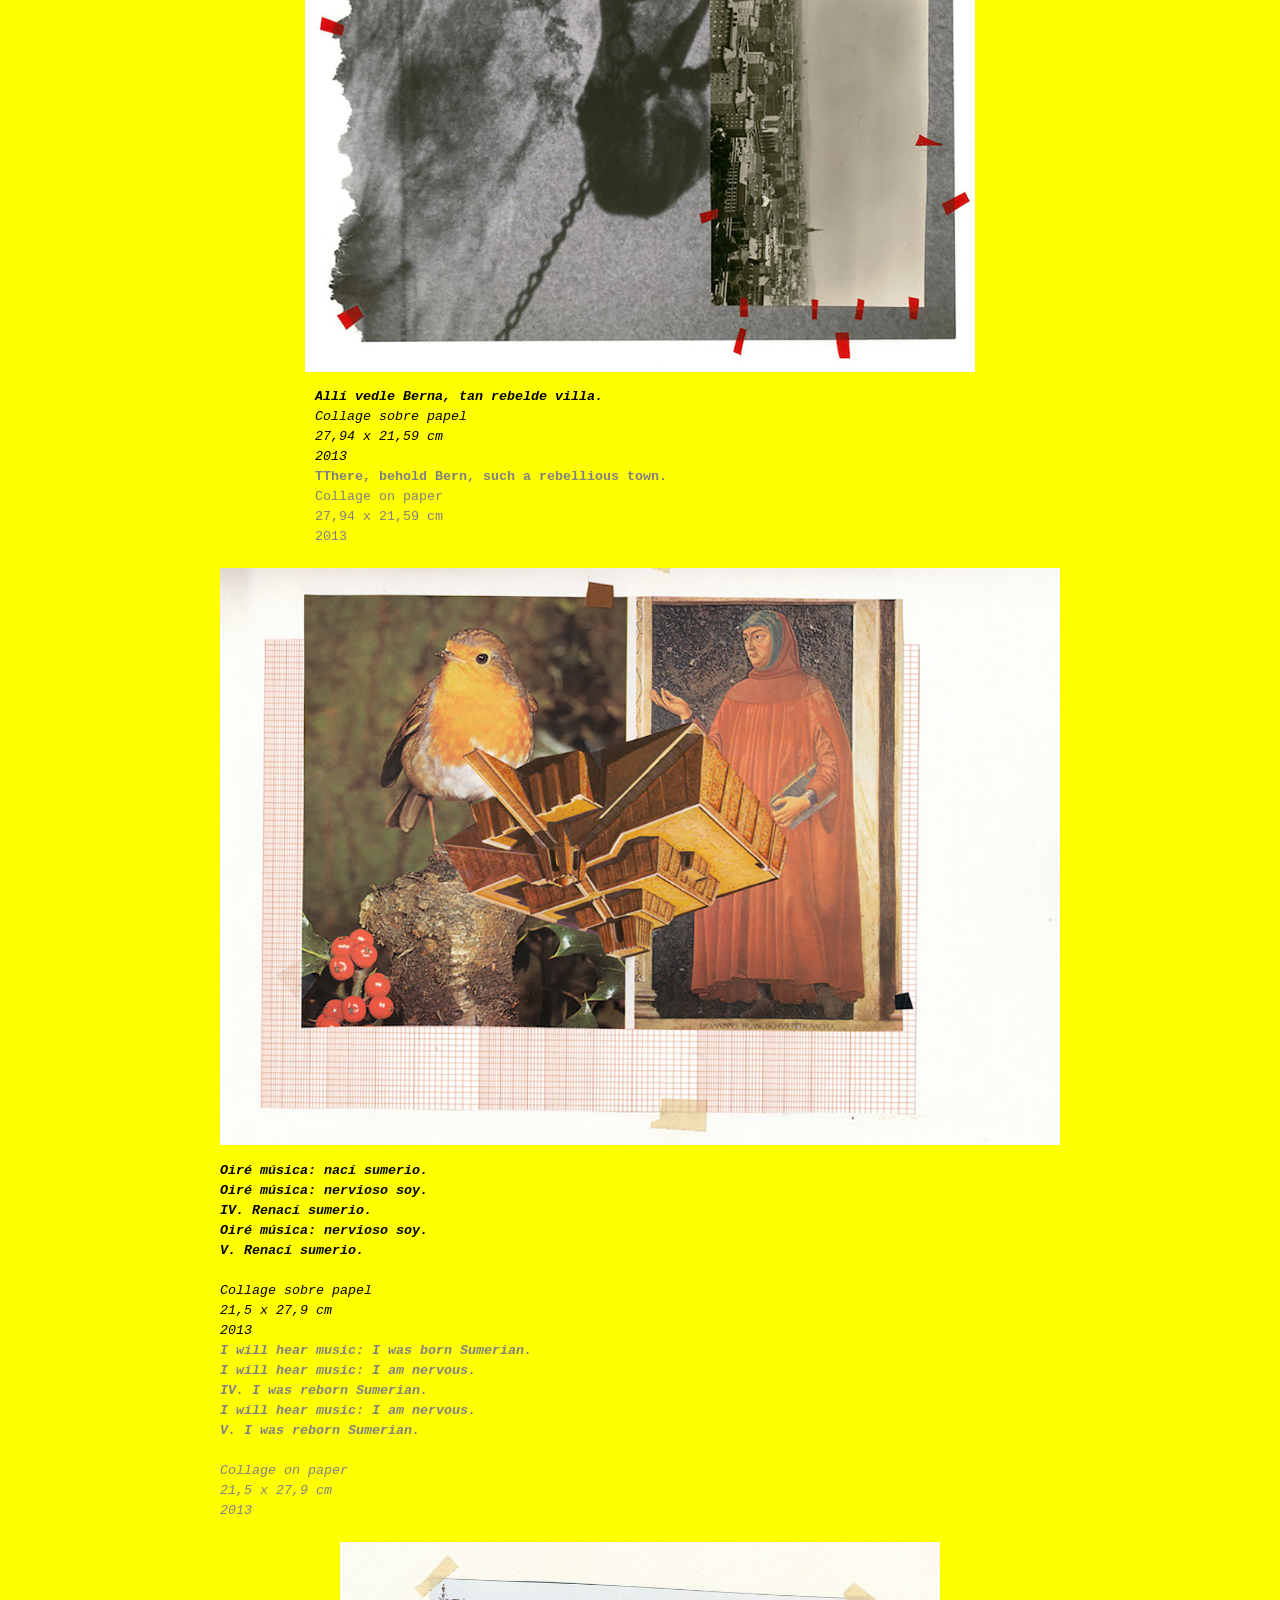
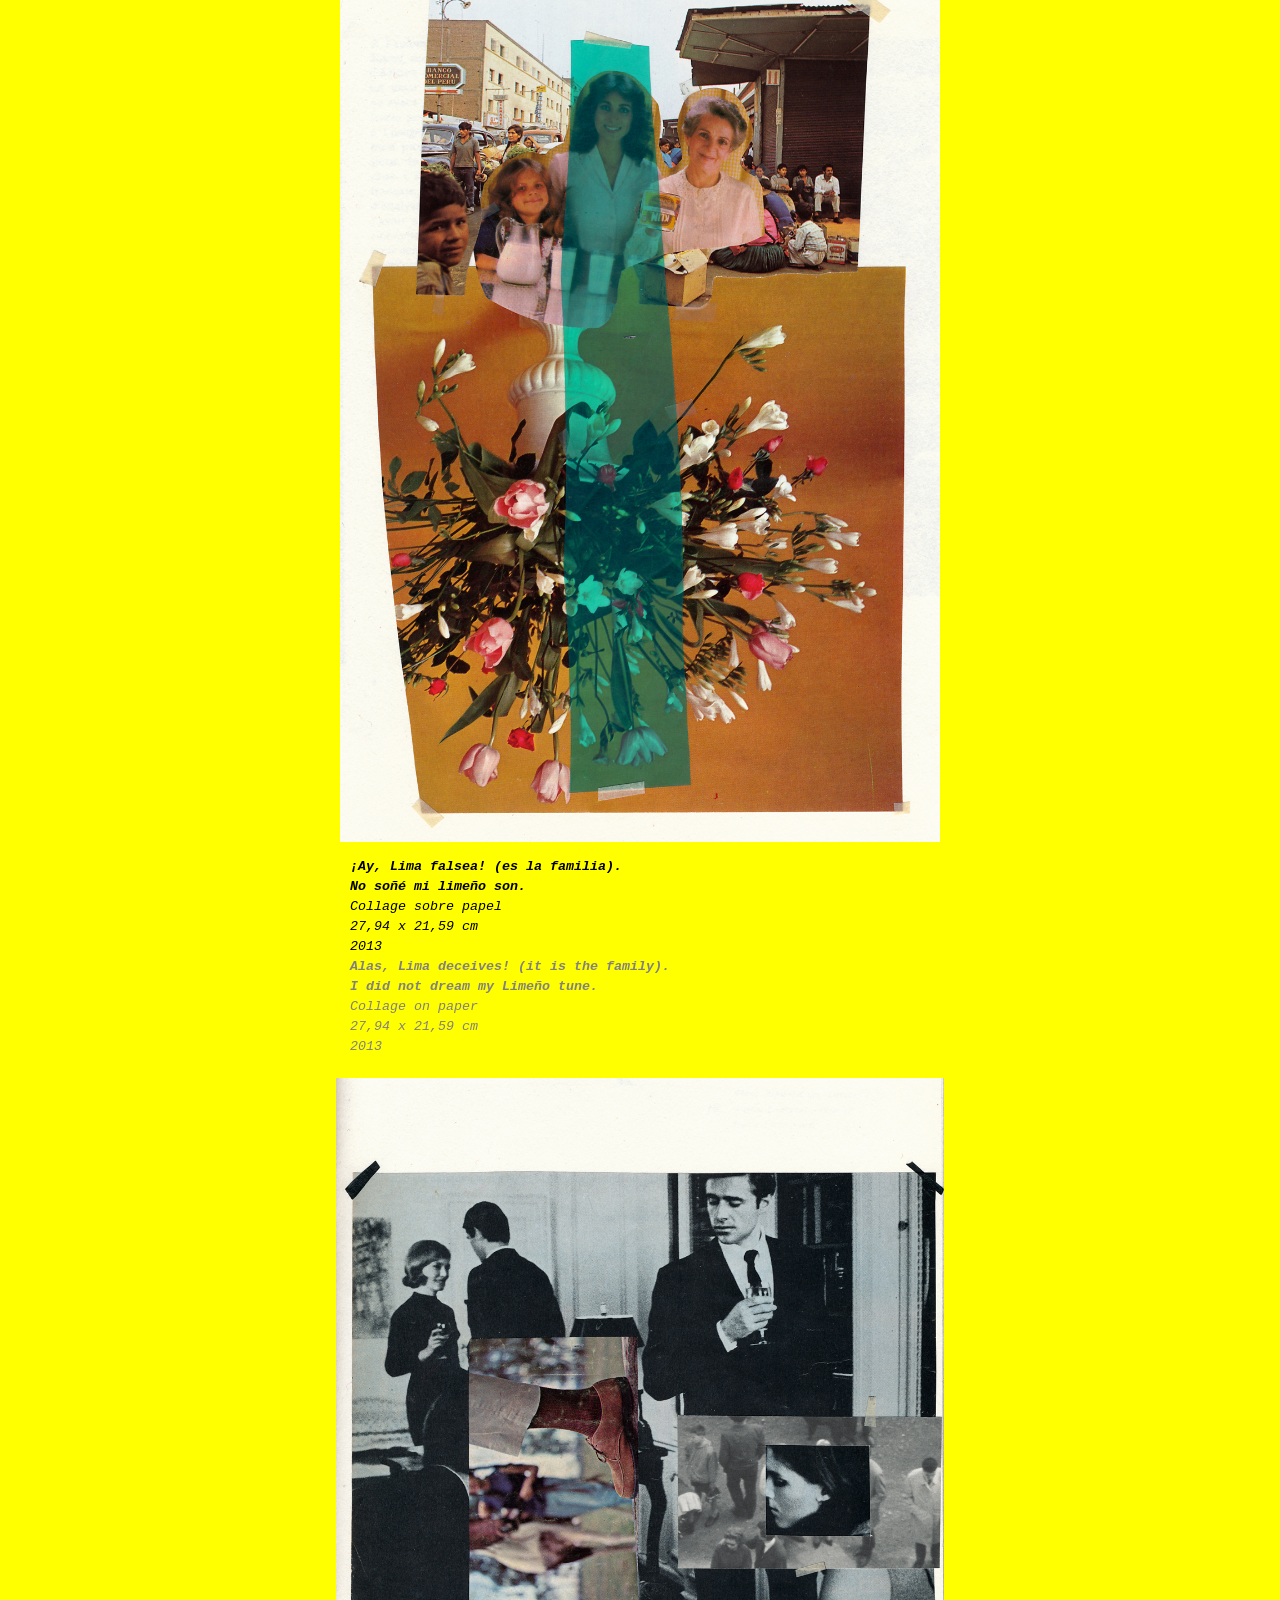
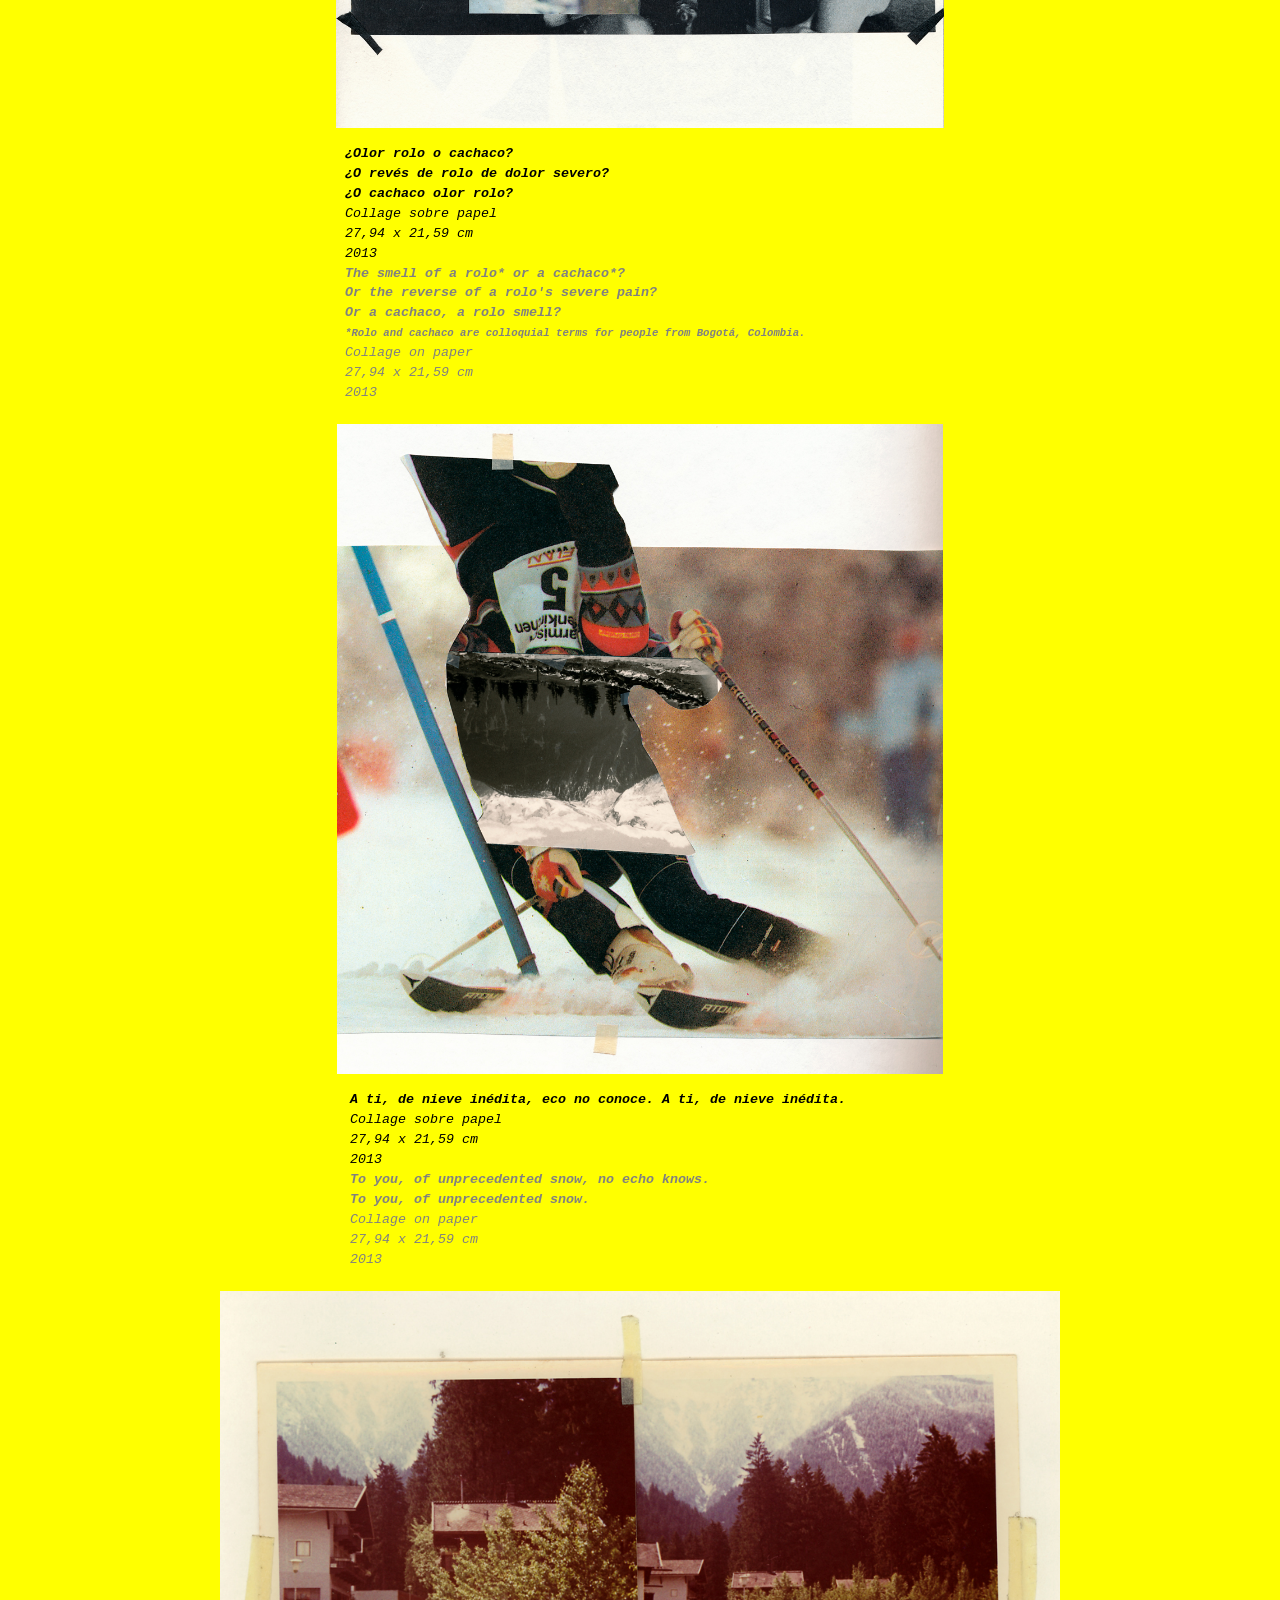
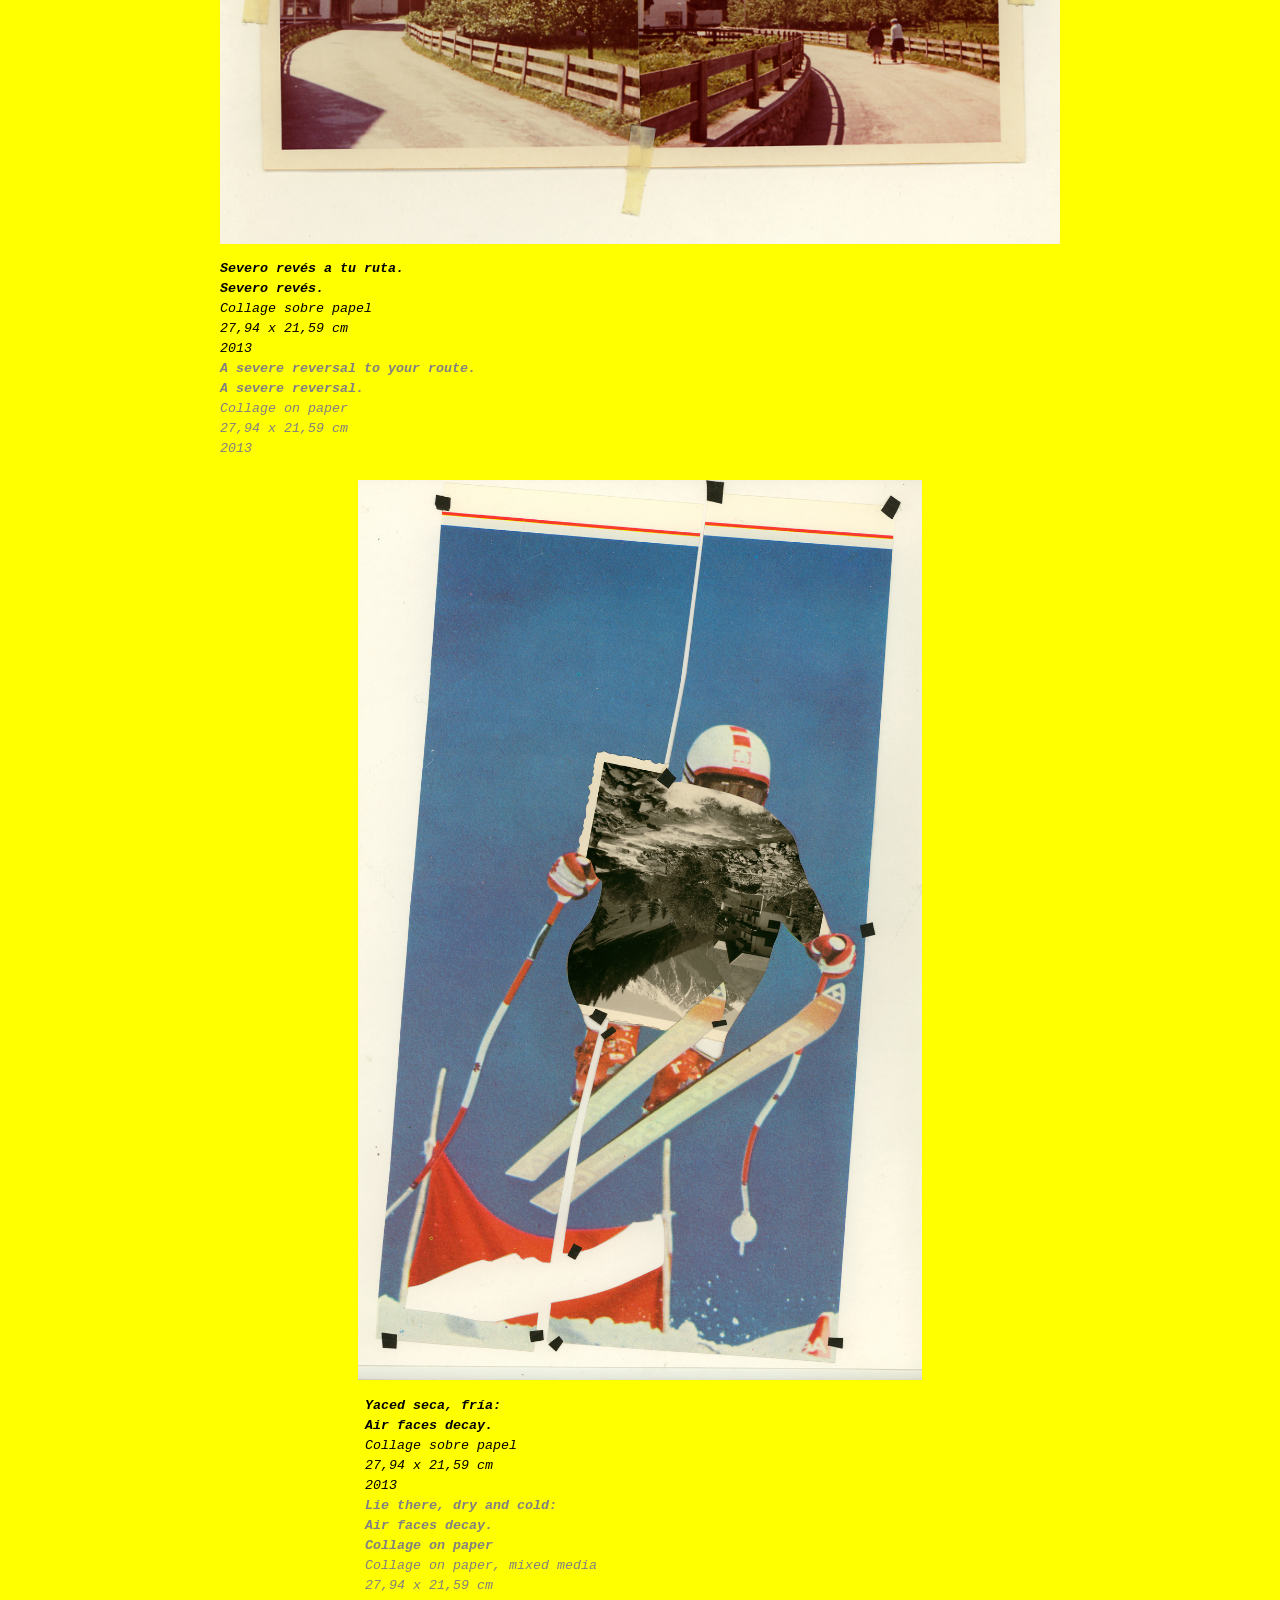
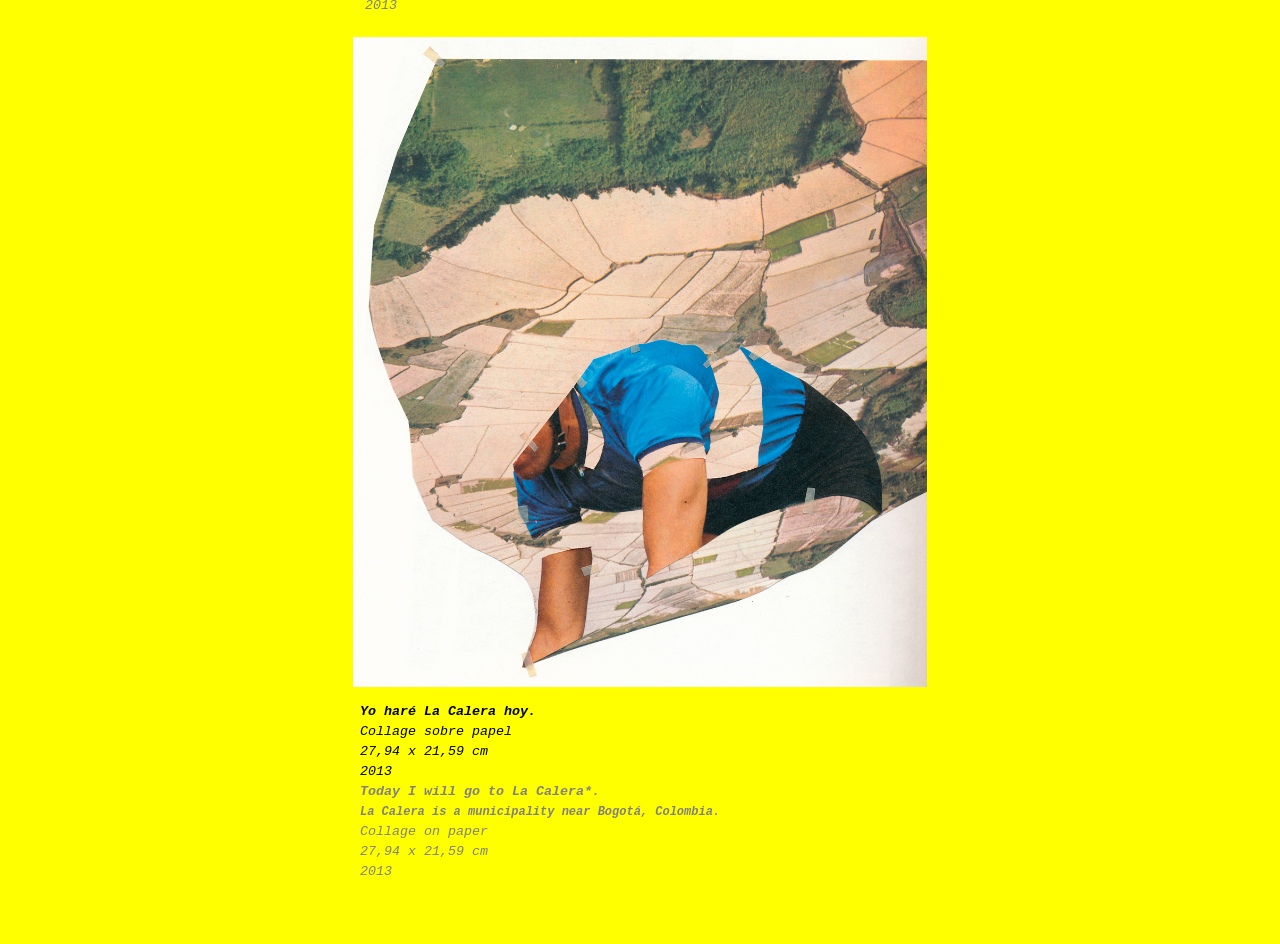
<file: 2013 severo reves.html>
<!doctype html>
<html lang="en">

<head>
  <meta charset="utf-8">
  <meta name="viewport" content="width=device-width, initial-scale=1, shrink-to-fit=no">
  <link rel="stylesheet" href="style proyectos.css">


  <title>Alma Sarmiento</title>
  <link rel="icon" type="image/png" img href="imagenes/favicon.png">
</head>

<body>

 <div id="headervolador2"><p><a href="indice proyectos.html">←</a></p></div>

  </div>
  <!--comienzo contenido principal--->
  <div id=tituloproy>
    <p><b>Severo revéS</b></p>
  </div>
  <div>
  <div class="container">
     <div id="fichatecesp"><br><br>
            <p><b>Veinticinco collages para el libro de palíndromos <i>Severo Revés</i>, de Juan David Giraldo</b><br><br>
<a href="https://destiempolibros.com/)" target="_blank">Destiempo libros</a><br>Bogotá, 2013<br><br>
Texto completo:<br>– <a href="documentos/severo reves/Severo Reves_Palimbromista_Collachista_Notas_AS.pdf" target="_blank"><i>Revés Palimbromista Collachista AS</i></a>
</p>
    </div>
    <div id=descripcionesp>
      <p>
        Al ver este libro de palíndromos y collages, lo ideal sería que el o la lectora se preguntara qué fue primero, ¿el palíndromo o el collage?<br><br>
Al inicio de este proceso la cuestión de la subordinación de la imagen a la palabra era evidente. Lo interesante acá es que esa palabra a la que supuestamente está sometida la imagen, es una palabra que está al servicio de la forma, del revés, de la reversibilidad de la lectura, lo cual implica verla literalmente, tanto en el papel como imaginársela (la imagen de la palabra). 
<br><br>
La cantidad de imágenes que tengo para hacer collages es infinita, pero en mi realidad, en mi espacio y mi tiempo, es finita, y las palabras que funcionan para los palíndromos también lo son (por ejemplo, la palabra palíndromo no sirve para hacer un palíndromo, al menos en español, en francés sí sirve*). ¿Estaríamos empatados Juan David y yo con relación a esas cantidades? ¿Debe ser el collage una ilustración del palíndromo o es más la puesta en relación de un sistema de signos que tienen sentido en el momento de hacer el collage, luego de haber leído y releído el palíndromo? Los palíndromos son como explosiones eléctricas del inconsciente, detrás del detrás de la palabra se esconden un montón de sugestiones. Igual el collage. Algunos palíndromos parecen telegramas enviados desde otro planeta; a veces parecen como mensajes en clave de un detective loco o pistas para descifrar enigmas; también pueden ser respuestas a preguntas que no existen. Igual el collage. Y a veces sólo parecen entidades autoevidentes, juegos chirigotos de palabras cuchufletas que aúllan ¡para qué más es el lenguaje sino para jugar!¿Existirá un idioma que no tenga ni una palabra palíndroma? Sería como un idioma totalitarista, la lengua de la distopía por excelencia.
<br><br>
* <i>“Caser vite ce palindrome ne mord ni lape cet ivre sac”.</i>

</p>
    </div>
    <div id="fichateceng"><br><br>
           <p><b>Twenty-Five Collages for the Palindrome Book <i>Severo Revés</i> by Juan David Giraldo.</b><br><br>
<a href="https://destiempolibros.com/)" target="_blank">Destiempo books</a><br>Bogotá, 2013<br><br>
Full text:<br>– <a href="documentos/severo reves/Severo Reves_Palimbromista_Collachista_Notas_AS.pdf" target="_blank"><i>Revés Palimbromista Collachista AS</i></a>
</p>
    </div>
    <div id=descripcioneng>
      <p>
Upon encountering this book of palindromes and collages, the ideal response would be for the reader to wonder: which came first, the palindrome or the collage?<br><br>
At the beginning of this process, the question of the image’s subordination to the word seemed obvious. What is interesting here is that the word to which the image is supposedly subordinated is itself in the service of form, of reversal, of the reversibility of reading. This requires us to see the word quite literally—both on the page and in the imagination (the image of the word itself).
<br><br>
The number of images available to me for making collages is infinite, yet in the reality of my own space and time it is finite. The same is true of the words that can function in palindromes (for example, the word palindrome cannot itself be used to make a palindrome—at least not in Spanish; in French, it can*). Would Juan David and I be evenly matched in relation to these quantities? Should the collage serve as an illustration of the palindrome, or is it rather the bringing together of a system of signs that acquire meaning in the act of making the collage, after reading and rereading the palindrome?
<br><br>
Palindromes are like electrical bursts from the unconscious. Behind the hidden side of the word lie countless suggestions. The same is true of collage. Some palindromes resemble telegrams sent from another planet; at times they seem like coded messages from a mad detective, or clues for deciphering enigmas. They can also be answers to questions that do not exist. The same is true of collage. And sometimes they appear simply as self-evident entities, playful verbal contraptions, mischievous word games howling: what else is language for, if not to play?Could there be a language without a single palindrome? It would be something like a totalitarian language—the language of dystopia par excellence.
<br><br>
* <i>“Caser vite ce palindrome ne mord ni lape cet ivre sac”.</i>

</p>
    </div>
    <div id="espaciofotos">

      <img src="imagenes/2013 severo reves/1.jpg" id="mltimg1"><br>
      <p id="piedefoto" style= "max-width: 1030px;"><i><b>A Nepal, el ave vale la pena</b>
        <br>
        Collage sobre papel
        <br>
        21,59 x 27,94 cm
        <br>
        2013</i>
        <br>
        <font style="color: gray;"><b>To Nepal, the bird is worth the effort</b><br>
        Collage on paper
        <br>
         21,59 x 27,94 cm
        <br>
        2013</i>
      </font></i></p>

       <img src="imagenes/2013 severo reves/2.jpg" style="max-height: 900px;"><br>
      <p id="piedefoto" style= "max-width: 620px;"><i><b>Ana, la tacaña catalana,<br>A la geriatra Paz aparta y regala.<br>Ana, la tacaña catalana</b>
        <br>
        Collage sobre papel
        <br>
        27,94 x 21,59 cm
        <br>
        2013</i>
        <br>
        <font style="color: gray;"><b>Ana, the stingy Catalan woman,<br>sets aside and gives away gifts to the geriatrican Paz.</b><br>Ana, the stingy Catatlan woman.<i>
        Collage on paper
        <br>
         27,94 x 21,59 cm
        <br>
        2013</i>
      </font></i></p>

 <img src="imagenes/2013 severo reves/3.jpg"  style="max-height: 900px;"><br>
      <p id="piedefoto" style= "max-width: 595px;"><i><b>¡Amordazad Roma!<br>¡Soy Roma! ¡Ni soñar año sin amoríos!<br>Roma, seré útil (...y tú eres amor).</b>
        <br>
        Collage sobre papel
        <br>
        27,94 x 21,59 cm
        <br>
        2013</i>
        <br>
        <font style="color: gray;"><i><b>Muzzle Rome!<br>I am Rome! Not even in a dream, a year without love affairs!<br>Rome, I will be useful (...and you are love).</b><br>
        From the series Holes in Time
        <br>
        Collage on paper
        <br>
        27,94 x 21,59 cm
        <br>
        2013</i>
      </font></i></p>

       <img src="imagenes/2013 severo reves/4.jpg"  style="max-height: 900px;"><br>
      <p id="piedefoto" style= "max-width: 650px;"><i><b>Allí vedle Berna, tan rebelde villa.</b>
        <br>
        Collage sobre papel
        <br>
        27,94 x 21,59 cm
        <br>
        2013</i>
        <br>
        <font style="color: gray;"><b>TThere, behold Bern, such a rebellious town.</b><br>
        Collage on paper
        <br>
         27,94 x 21,59 cm
        <br>
        2013</i>
      </font></i></p>



    <img src="imagenes/2013 severo reves/5.jpg" id="mltimg5"><br>
      <p id="piedefoto" style= "max-width: 1055px;"><i><b>Oiré música: nací sumerio.<br>
Oiré música: nervioso soy.<br>
IV. Renací sumerio.<br>
Oiré música: nervioso soy.<br>
V. Renací sumerio.<br>
</b>
        <br>
        Collage sobre papel
        <br>
        21,5 x 27,9 cm
        <br>
        2013</i>
        <br>
        <font style="color: gray;"><i><b>I will hear music: I was born Sumerian.<br>
I will hear music: I am nervous.<br>
IV. I was reborn Sumerian.<br>
I will hear music: I am nervous.<br>
V. I was reborn Sumerian.<br>
</b><br>
        Collage on paper
        <br>
        21,5 x 27,9 cm
        <br>
        2013</i>
      </font></i></p>


    <img src="imagenes/2013 severo reves/6.jpg"  style="max-height: 900px;"><br>
      <p id="piedefoto" style= "max-width: 580px;"><i><b>¡Ay, Lima falsea! (es la familia).<br>
No soñé mi limeño son.
</b> 
        <br>
        Collage sobre papel
        <br>
      27,94 x 21,59 cm
        <br>
        2013</i>
        <br>
        <font style="color: gray;"><i><b>Alas, Lima deceives! (it is the family).<br>
I did not dream my Limeño tune.
</b> <br>
        Collage on paper
        <br>
        27,94 x 21,59 cm
        <br>
        2013</i>
      </font></i></p>


    <img src="imagenes/2013 severo reves/7.jpg"  style="max-height: 650px;"><br>
      <p id="piedefoto" style= "max-width: 590px;"><i><b>¿Olor rolo o cachaco?<br>
¿O revés de rolo de dolor severo?<br>
¿O cachaco olor rolo?
</b>
        <br>
        Collage sobre papel
        <br>
       27,94 x 21,59 cm
        <br>
        2013</i>
        <br>
        <font style="color: gray;"><i><b>The smell of a rolo* or a cachaco*?<br>
Or the reverse of a rolo's severe pain?<br>
Or a cachaco, a rolo smell?<br><i><font style="font-size: 8pt;">*Rolo and cachaco are colloquial terms for people from Bogotá, Colombia.</font></i>
</b><br>
        Collage on paper
        <br>
        27,94 x 21,59 cm
        <br>
        2013</i>
      </font></i></p>

        <img src="imagenes/2013 severo reves/8.jpg"  style="max-height: 650px;"><br>
      <p id="piedefoto" style= "max-width: 580px;"><i><b>A ti, de nieve inédita, eco no conoce.
A ti, de nieve inédita.
</b>
        <br>
        Collage sobre papel
        <br>
       27,94 x 21,59 cm
        <br>
        2013</i>
        <br>
        <font style="color: gray;"><i><b>To you, of unprecedented snow, no echo knows.<br>
To you, of unprecedented snow.
</b><br>
        Collage on paper
        <br>
       27,94 x 21,59 cm
        <br>
        2013</i>
      </font></i></p>

      <img src="imagenes/2013 severo reves/9.jpg"><br>
      <p id="piedefoto" style= "max-width: 1050px;"><i><b>Severo revés a tu ruta.<br>
Severo revés.
</b>
        <br>
        Collage sobre papel
        <br>
       27,94 x 21,59 cm
        <br>
        2013</i>
        <br>
        <font style="color: gray;"><i><b>A severe reversal to your route.<br>
A severe reversal.
</b><br>
Collage on paper<br>
       27,94 x 21,59 cm
        <br>
        2013</i>
      </font></i></p>

       <img src="imagenes/2013 severo reves/10.jpg"  style="max-height: 900px;"><br>
      <p id="piedefoto" style= "max-width: 550px;"><i><b>Yaced seca, fría:<br>
Air faces decay.
</b>
        <br>
        Collage sobre papel
        <br>
      27,94 x 21,59 cm
        <br>
        2013</i>
        <br>
        <font style="color: gray;"><i><b>Lie there, dry and cold:<br>
Air faces decay.
<br>
Collage on paper
</b><br>
        Collage on paper, mixed media
        <br>
       27,94 x 21,59 cm
        <br>
        2013</i>
      </font></i></p>

      <img src="imagenes/2013 severo reves/11.jpg"  style="max-height: 650px;"><br>
      <p id="piedefoto" style= "max-width: 560px;"><i><b>Yo haré La Calera hoy.</b><br>
        Collage sobre papel
        <br>
       27,94 x 21,59 cm
        <br>
        2013</i>
        <br>
        <font style="color: gray;"><i><b>Today I will go to La Calera*.<br><font style="font-size: 9pt;">La Calera is a municipality near Bogotá, Colombia.</font></b><br>
Collage on paper<br>
       27,94 x 21,59 cm
        <br>
        2013</i>
      </font></i></p>

<br>
    </div>

  </div>



  <!--comienzo footer--->

  <!--esto lo pegué y no sé que es--->
</body>

</html>
</file>
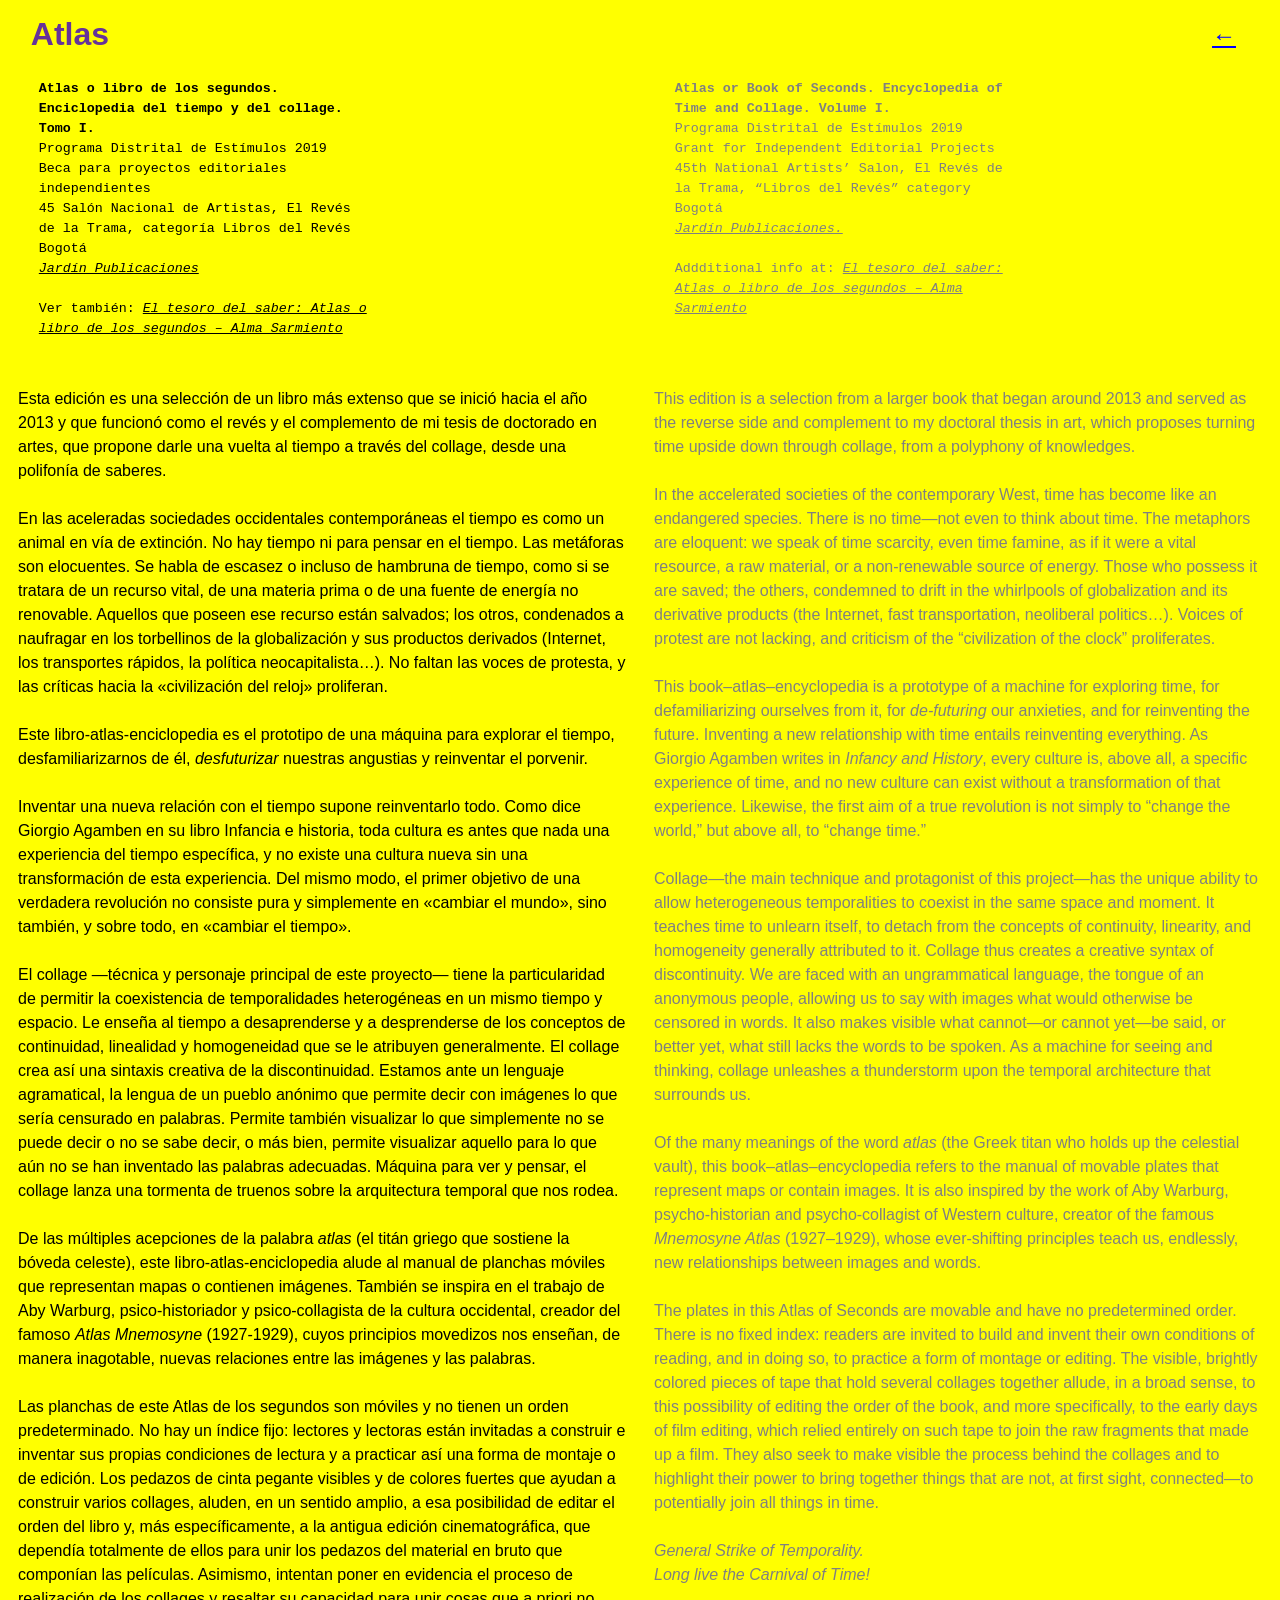
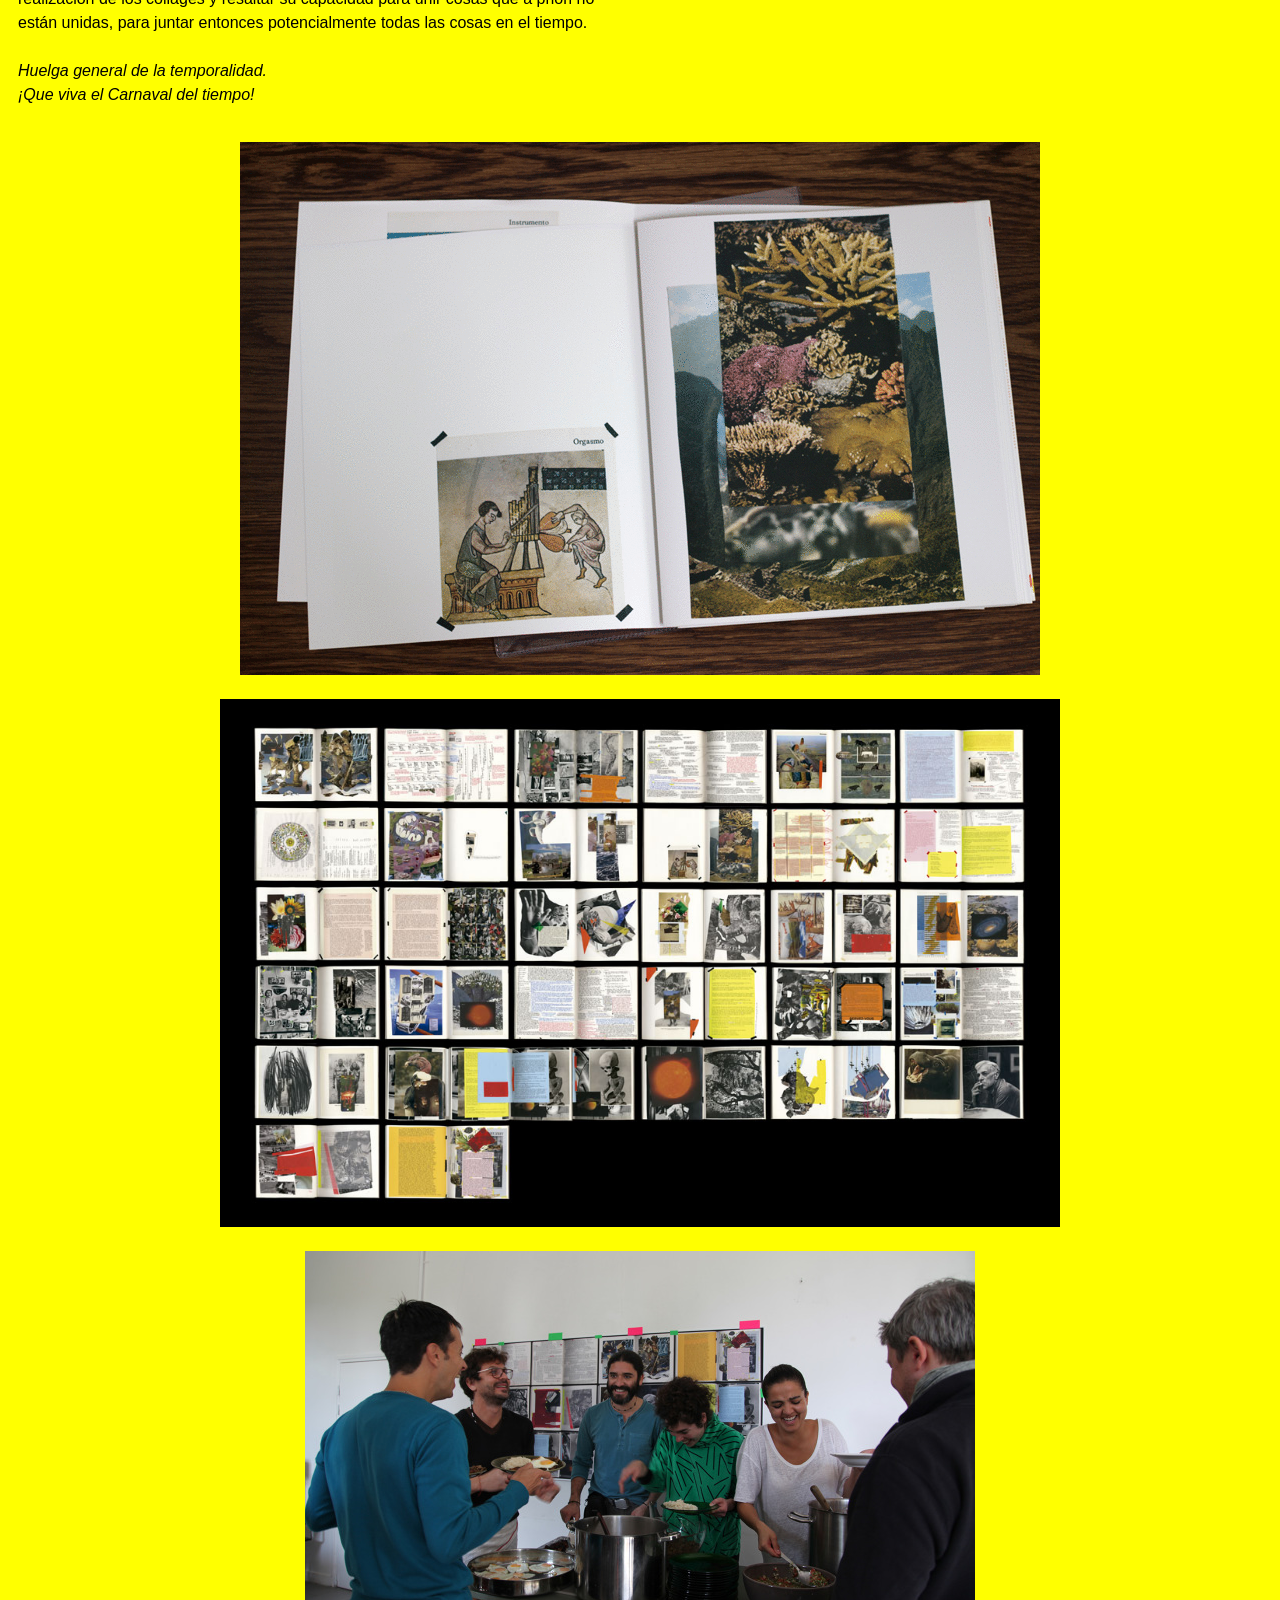
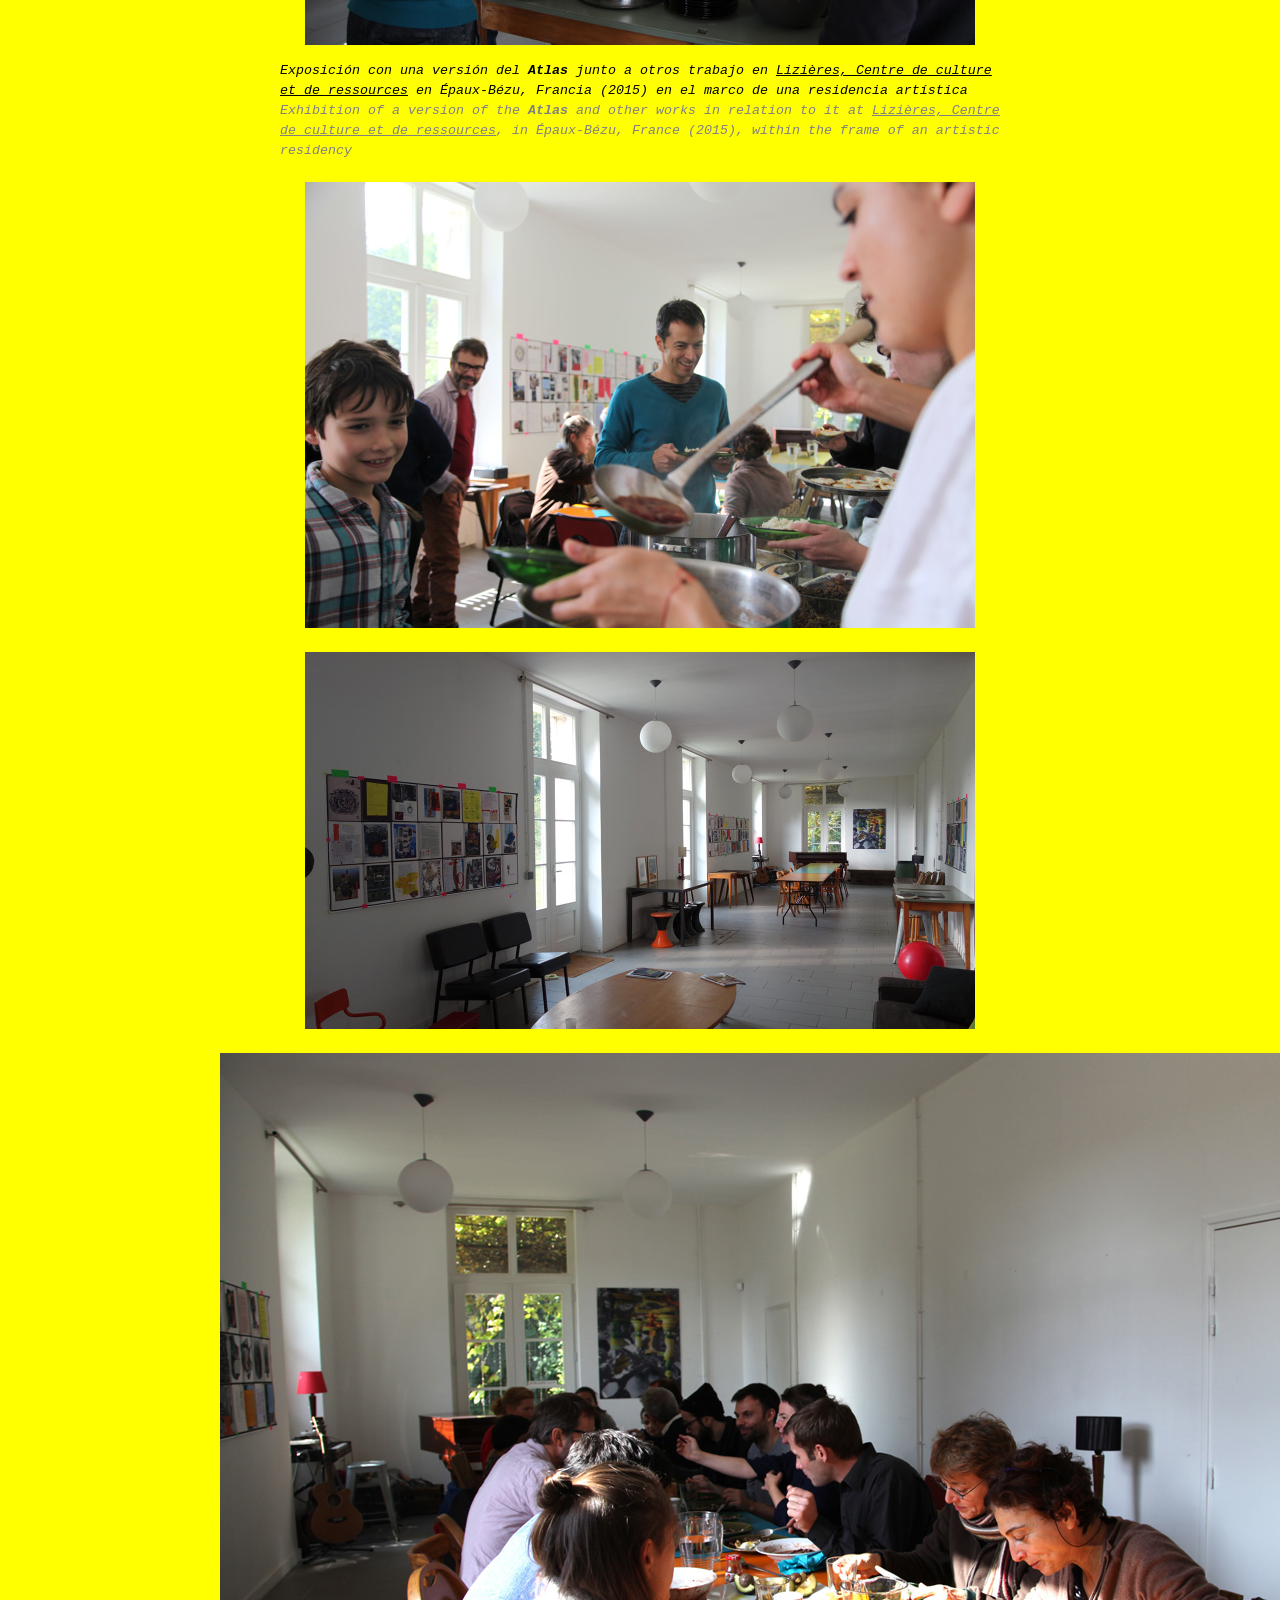
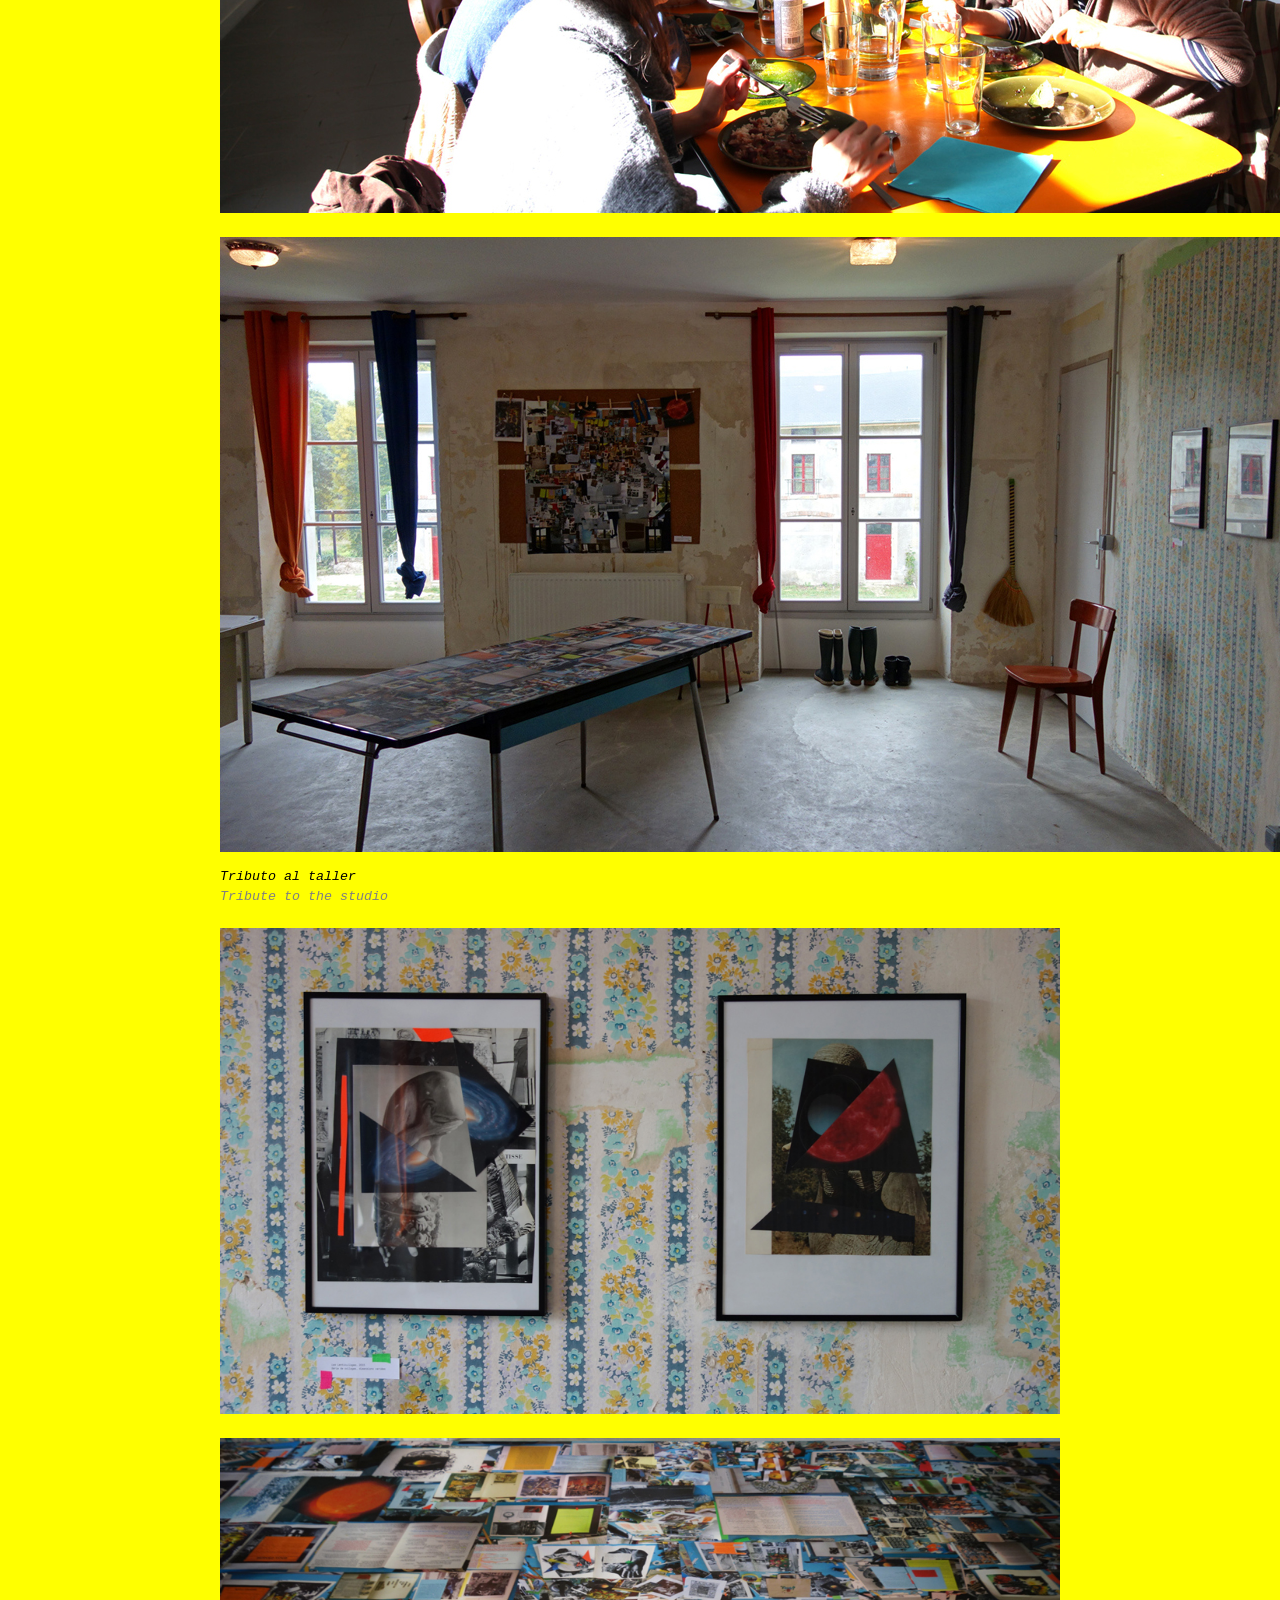
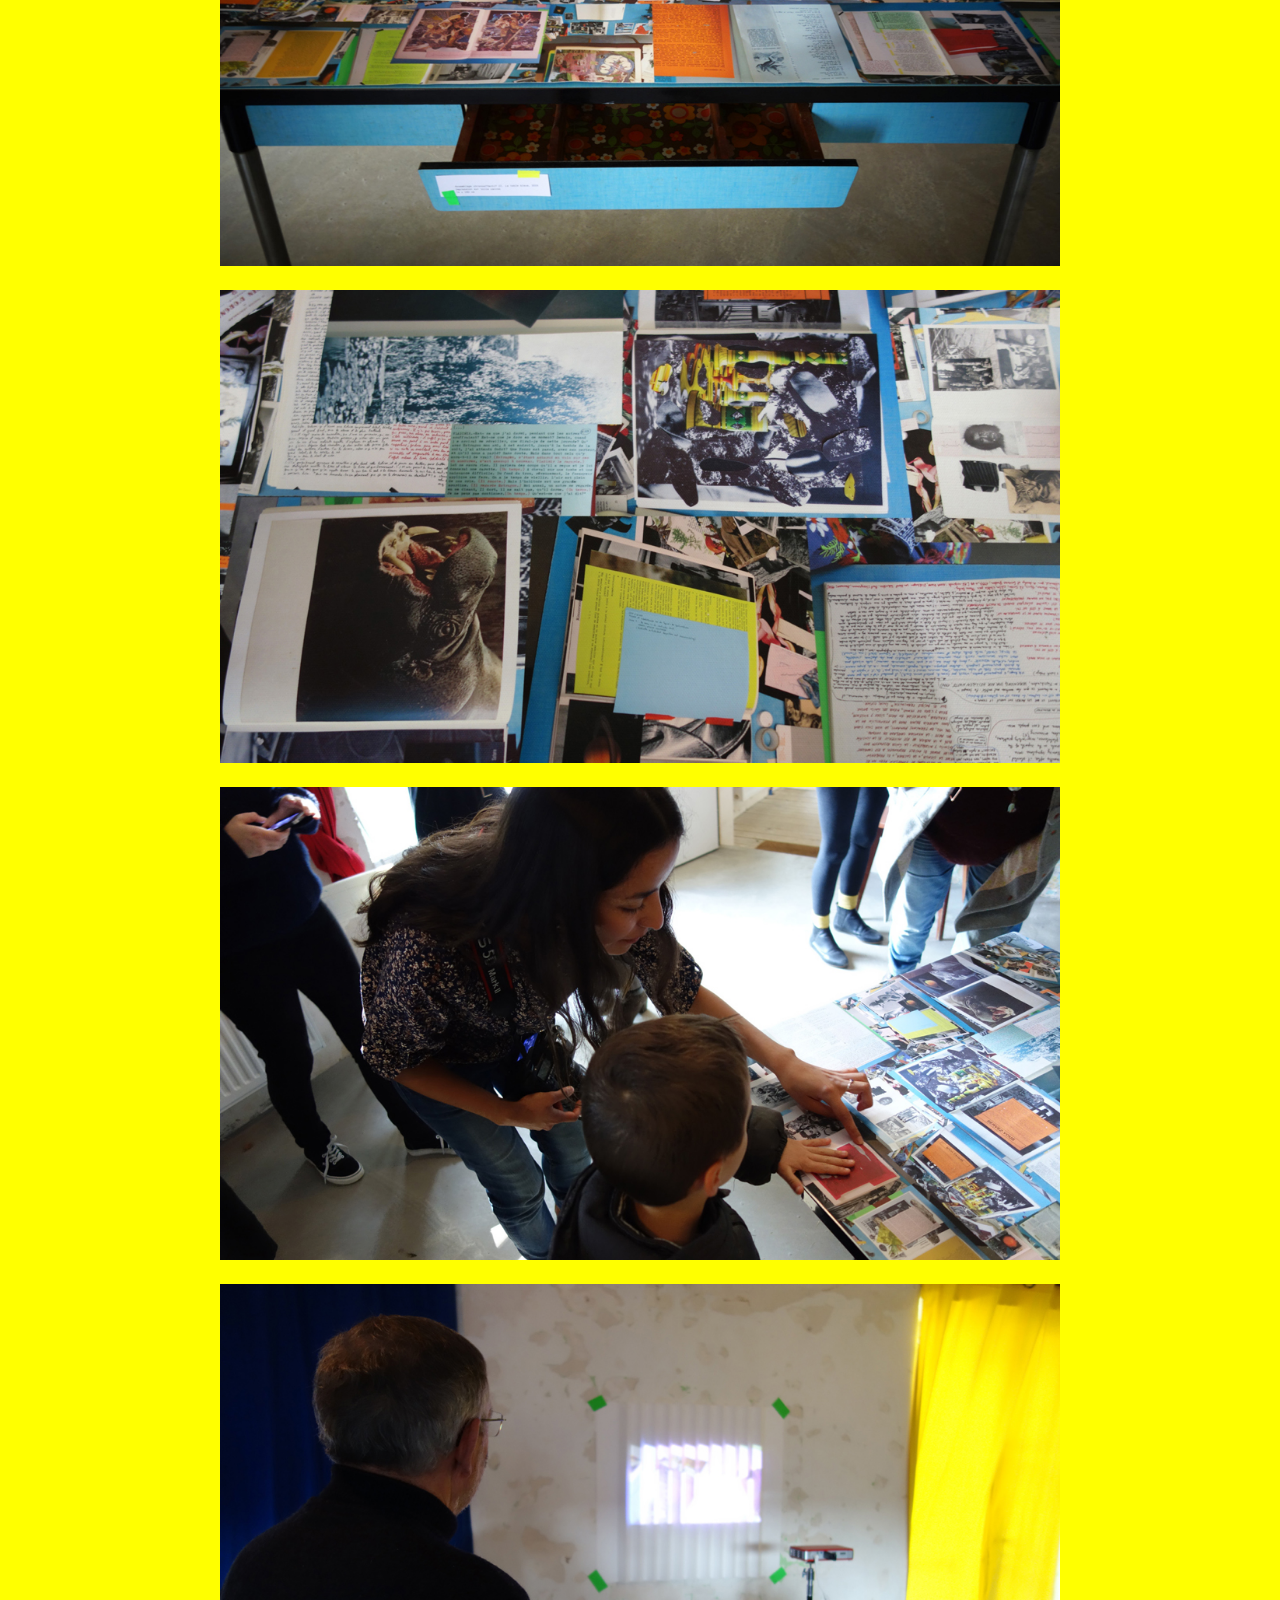
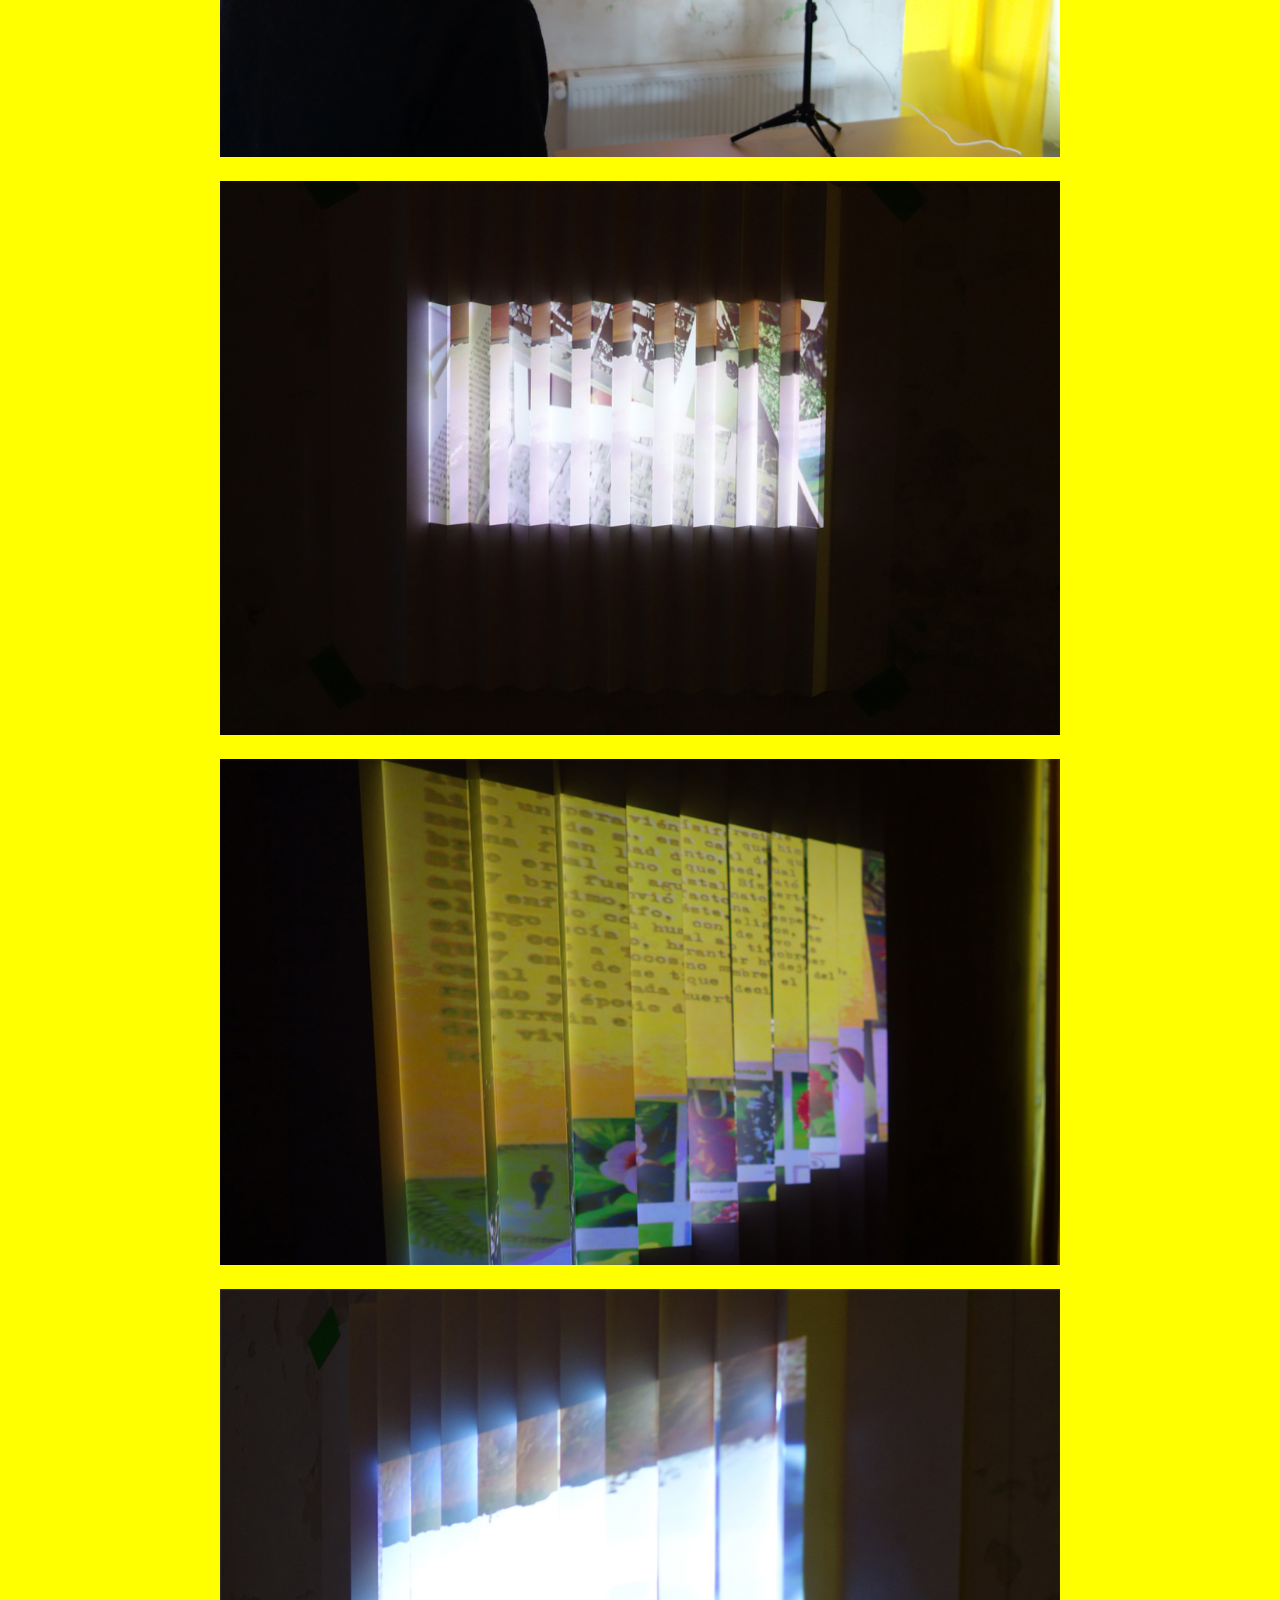
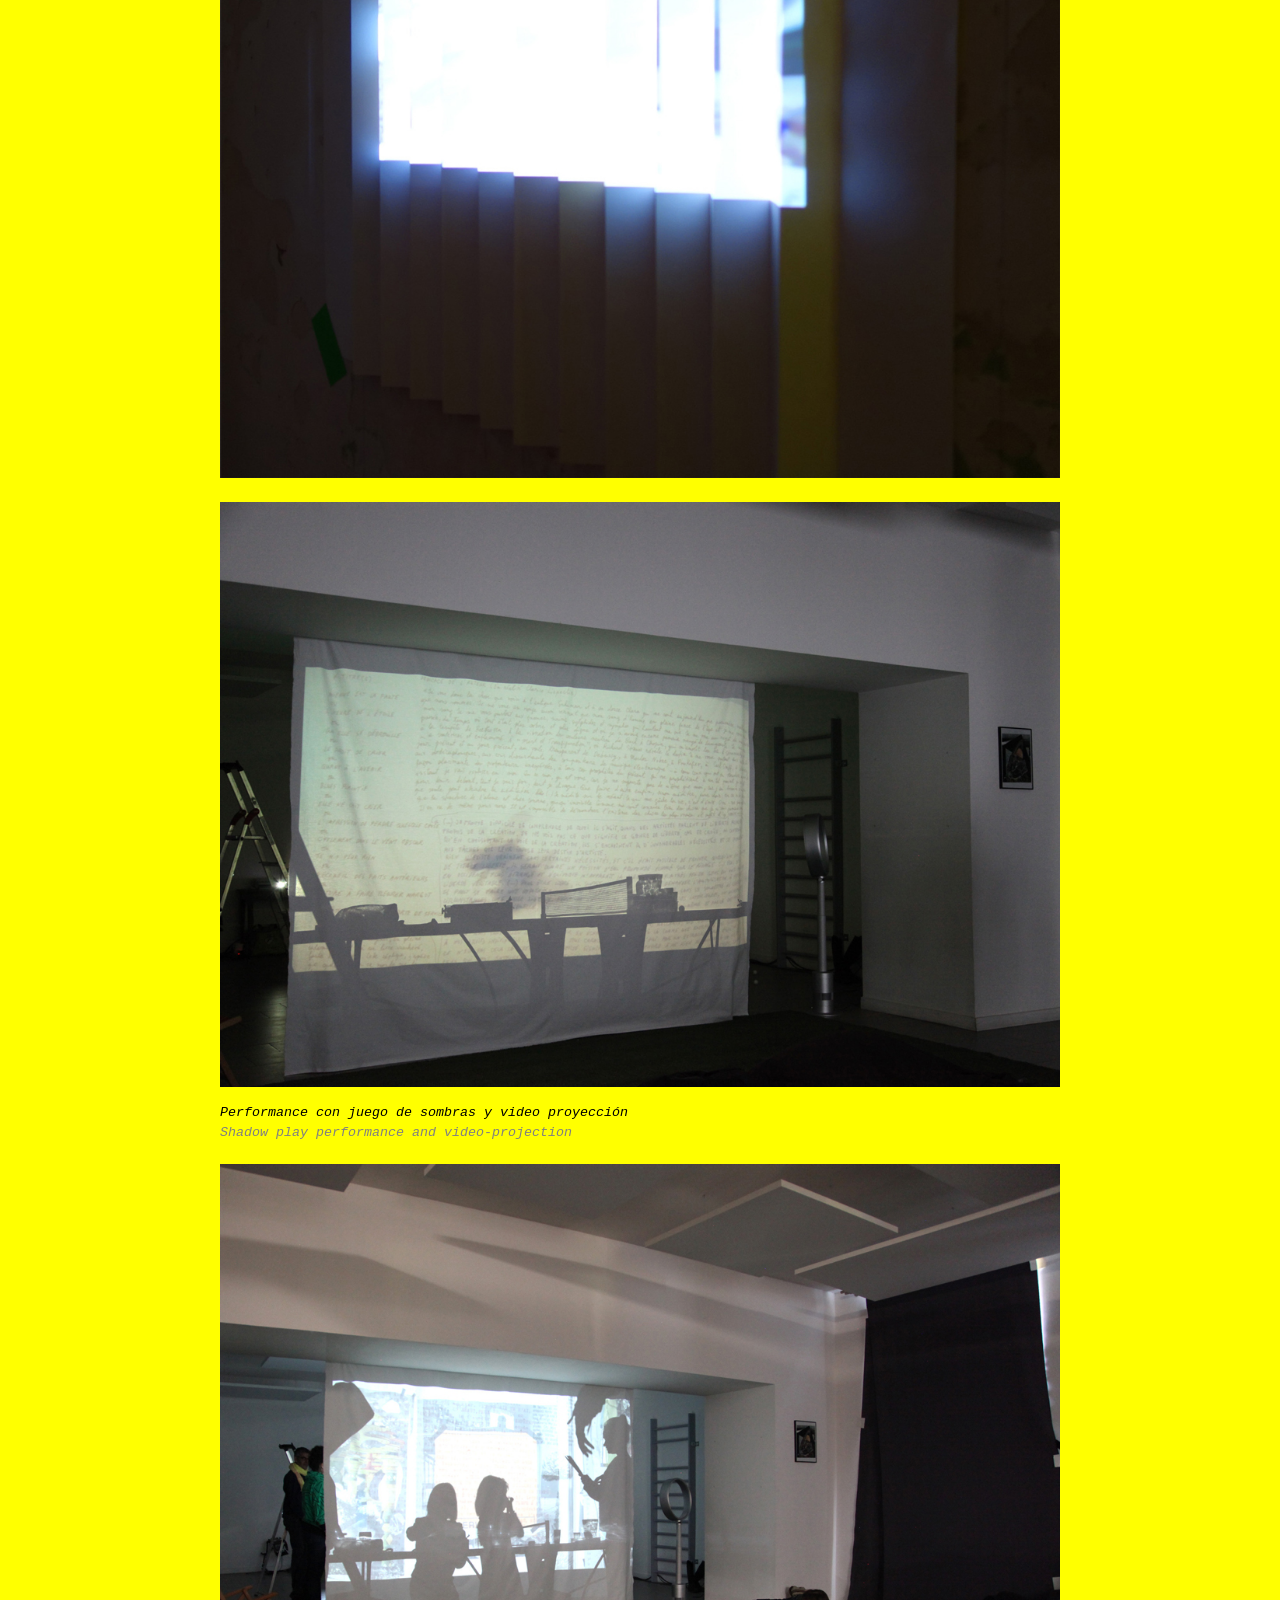
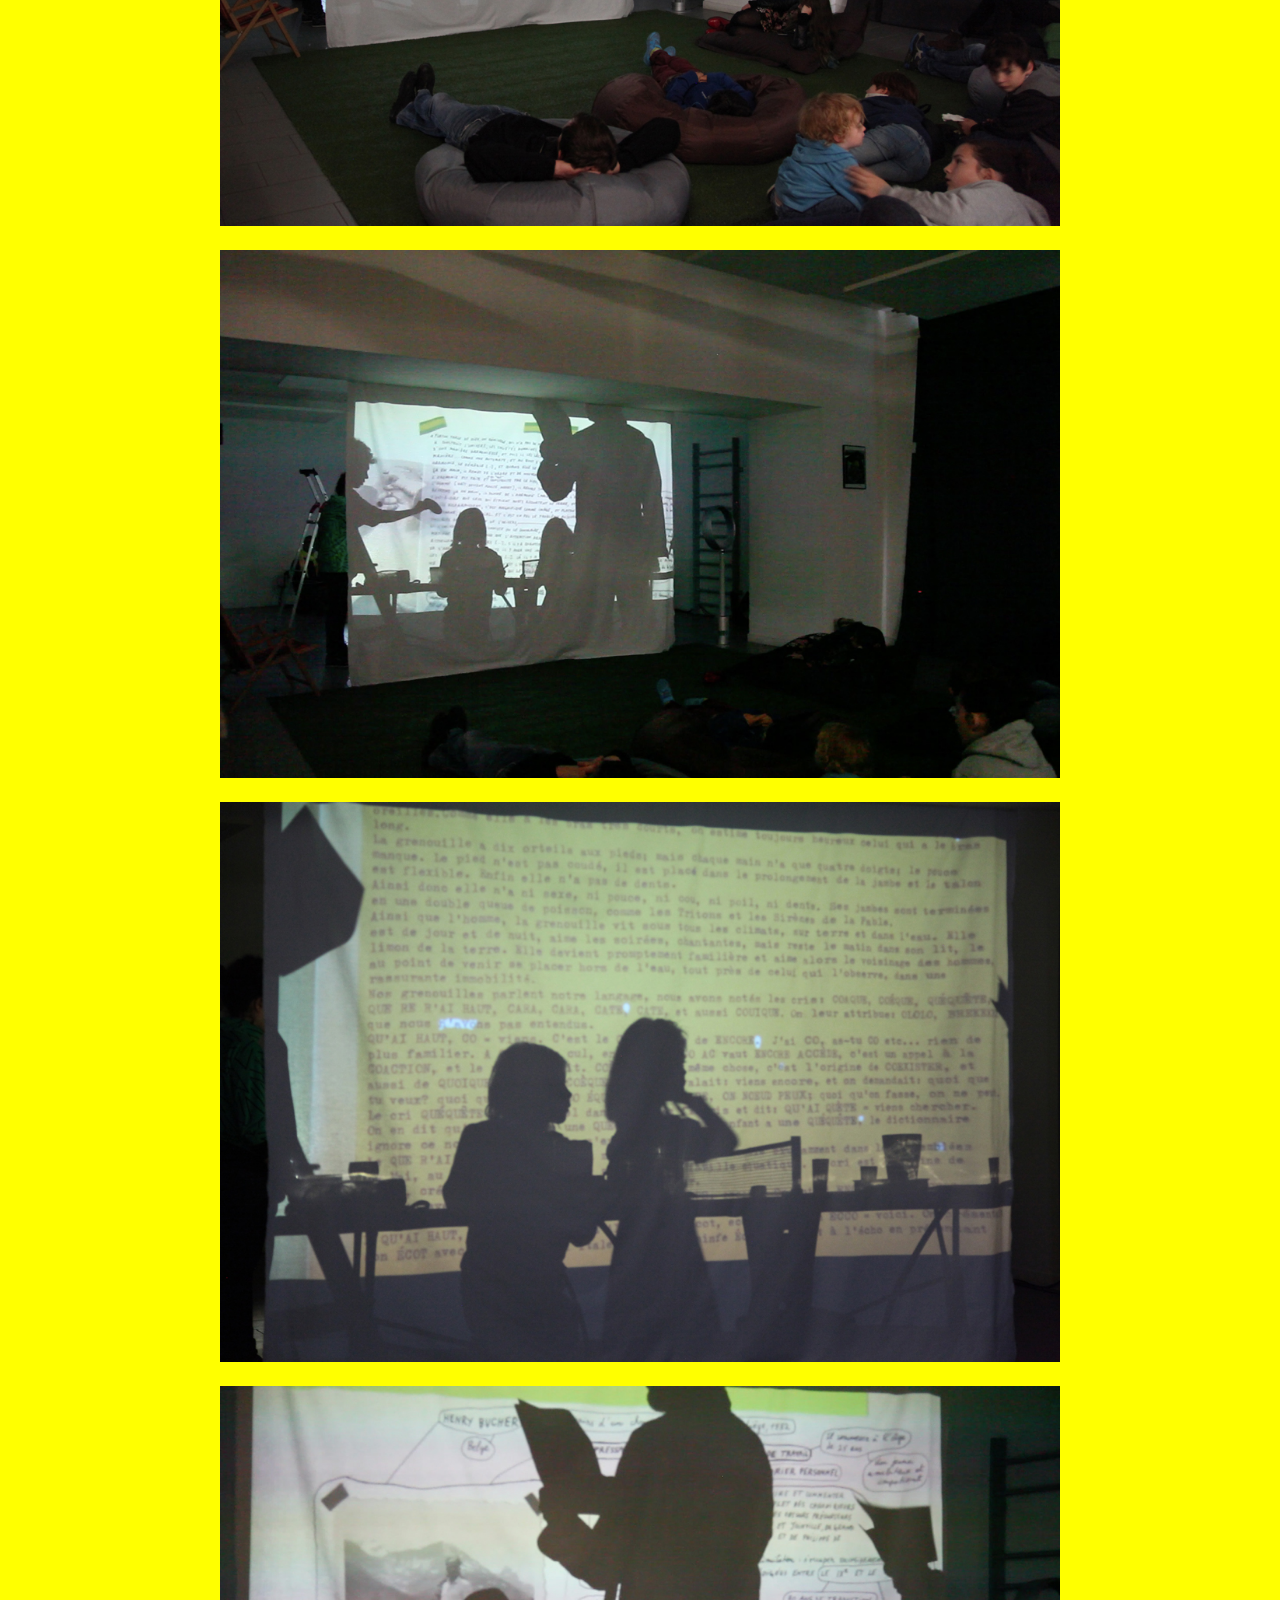
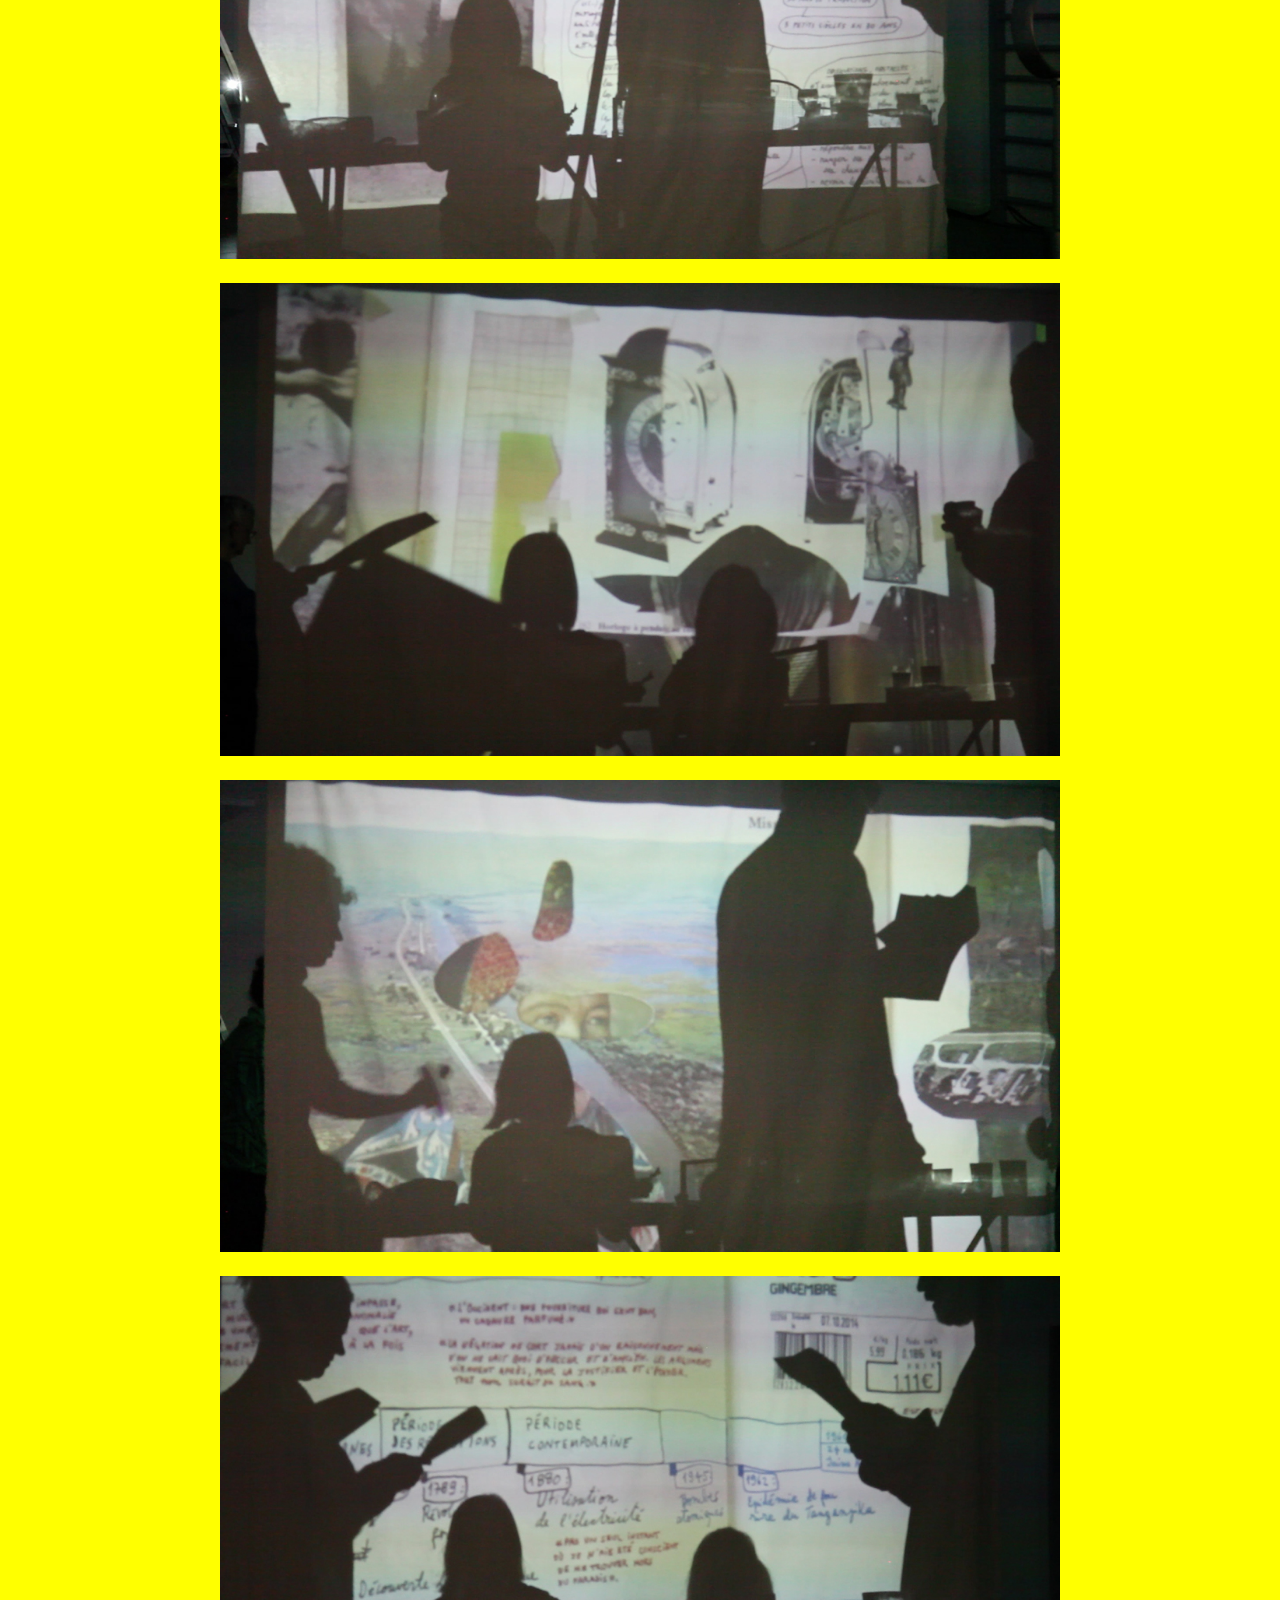
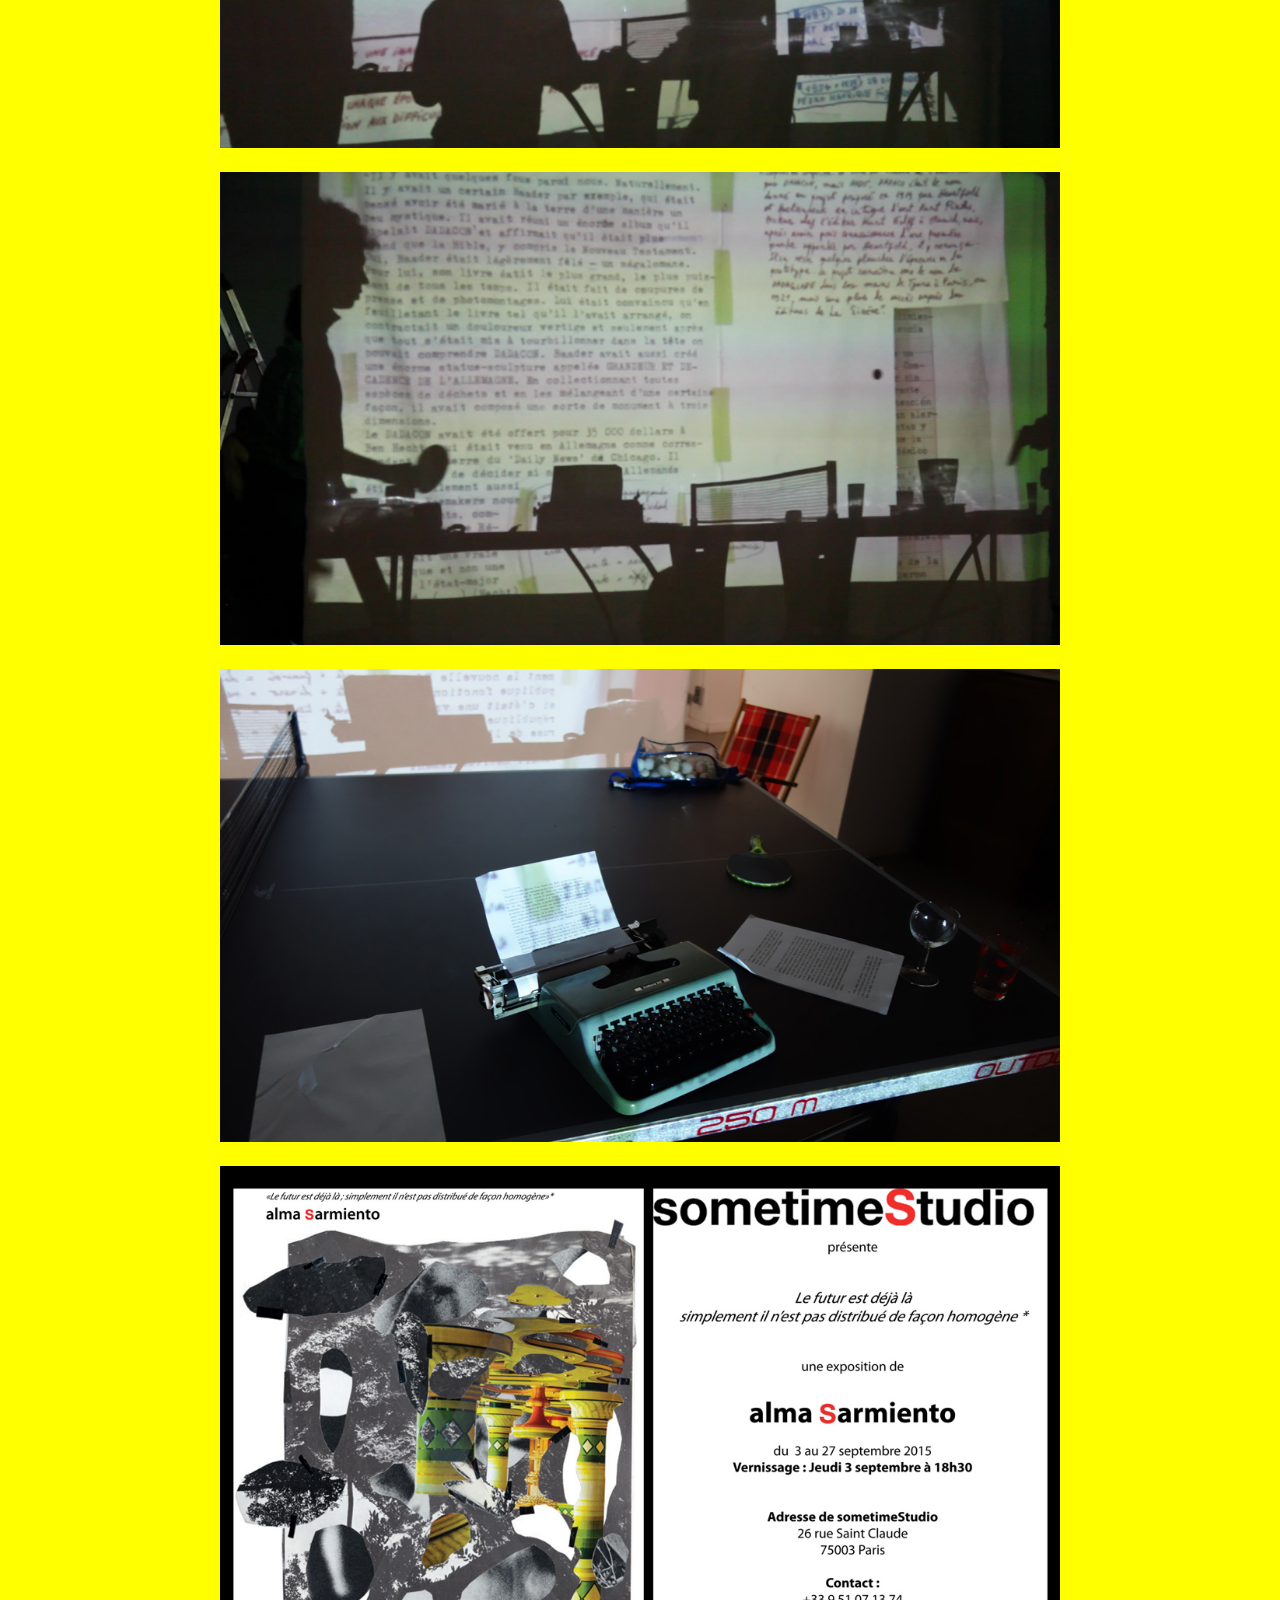
<file: 2016 atlas copia seg.html>
<!doctype html>
<html lang="en">

<head>
  <meta charset="utf-8">
  <meta name="viewport" content="width=device-width, initial-scale=1, shrink-to-fit=no">
  <link rel="stylesheet" href="style proyectos.css">


  <title>Alma Sarmiento</title>
  <link rel="icon" type="image/png" img href="imagenes/favicon.png">
</head>

<body>

 <div id="headervolador2"><p><a href="indice proyectos.html">←</a></p></div>

  </div>
  <!--comienzo contenido principal--->
  <div id=tituloproy>
    <p><b>Atlas</b></p>
  </div>
  <div>
  <div class="container">
     <div id="fichatecesp"><br><br>
            <p><b>Atlas o libro de los segundos. Enciclopedia del tiempo y del collage. Tomo I.</b><br>Programa Distrital de Estímulos 2019<br>Beca para proyectos editoriales independientes<br>45 Salón Nacional de Artistas, El Revés de la Trama, categoría Libros del Revés<br>Bogotá<br><a href="https://www.instagram.com/jardin_publicaciones/" target="_blank"><i>Jardín Publicaciones</i></a><br><br>
            Ver también: <a href="https://www.youtube.com/watch?v=21xTPQUs1ow" target="_blank"><i>El tesoro del saber: Atlas o libro de los segundos – Alma Sarmiento</i></a>
    </div>
    <div id=descripcionesp>
      <p>Esta edición es una selección de un libro más extenso que se inició hacia el año 2013 y que funcionó como el revés y el complemento de mi tesis de doctorado en artes, que propone darle una vuelta al tiempo a través del collage, desde una polifonía de saberes.
        <br><br>
      En las aceleradas sociedades occidentales contemporáneas el tiempo es como un animal en vía de extinción. No hay tiempo ni para pensar en el tiempo. Las metáforas son elocuentes. Se habla de escasez o incluso de hambruna de tiempo, como si se tratara de un recurso vital, de una materia prima o de una fuente de energía no renovable. Aquellos que poseen ese recurso están salvados; los otros, condenados a naufragar en los torbellinos de la globalización y sus productos derivados (Internet, los transportes rápidos, la política neocapitalista…). No faltan las voces de protesta, y las críticas hacia la «civilización del reloj» proliferan. 
      <br><br>
Este libro-atlas-enciclopedia es el prototipo de una máquina para explorar el tiempo, desfamiliarizarnos de él, <i>desfuturizar</i> nuestras angustias y reinventar el porvenir. <br><br>
Inventar una nueva relación con el tiempo supone reinventarlo todo. Como dice Giorgio Agamben en su libro Infancia e historia, toda cultura es antes que nada una experiencia del tiempo específica, y no existe una cultura nueva sin una transformación de esta experiencia. Del mismo modo, el primer objetivo de una verdadera revolución no consiste pura y simplemente en «cambiar el mundo», sino también, y sobre todo, en «cambiar el tiempo».
<br><br>
El collage —técnica y personaje principal de este proyecto— tiene la particularidad de permitir la coexistencia de temporalidades heterogéneas en un mismo tiempo y espacio. Le enseña al tiempo a desaprenderse y a desprenderse de los conceptos de continuidad, linealidad y homogeneidad que se le atribuyen generalmente. El collage crea así una sintaxis creativa de la discontinuidad. Estamos ante un lenguaje agramatical, la lengua de un pueblo anónimo que permite decir con imágenes lo que sería censurado en palabras. Permite también visualizar lo que simplemente no se puede decir o no se sabe decir, o más bien, permite visualizar aquello para lo que aún no se han inventado las palabras adecuadas. Máquina para ver y pensar, el collage lanza una tormenta de truenos sobre la arquitectura temporal que nos rodea.
<br><br>
De las múltiples acepciones de la palabra <i>atlas</i> (el titán griego que sostiene la bóveda celeste), este libro-atlas-enciclopedia alude al manual de planchas móviles que representan mapas o contienen imágenes. También se inspira en el trabajo de Aby Warburg, psico-historiador y psico-collagista de la cultura occidental, creador del famoso <i>Atlas Mnemosyne</i> (1927-1929), cuyos principios movedizos nos enseñan, de manera inagotable, nuevas relaciones entre las imágenes y las palabras.
<br><br>
Las planchas de este Atlas de los segundos son móviles y no tienen un orden predeterminado. No hay un índice fijo: lectores y lectoras están invitadas a construir e inventar sus propias condiciones de lectura y a practicar así una forma de montaje o de edición. Los pedazos de cinta pegante visibles y de colores fuertes que ayudan a construir varios collages, aluden, en un sentido amplio, a esa posibilidad de editar el orden del libro y, más específicamente, a la antigua edición cinematográfica, que dependía totalmente de ellos para unir los pedazos del material en bruto que componían las películas. Asimismo, intentan poner en evidencia el proceso de realización de los collages y resaltar su capacidad para unir cosas que a priori no están unidas, para juntar entonces potencialmente todas las cosas en el tiempo.
<br><br>
  <i>Huelga general de la temporalidad.<br>
  ¡Que viva el Carnaval del tiempo!</i>

</p>
    </div>
    <div id="fichateceng"><br><br>
           <p><b>Atlas or Book of Seconds. Encyclopedia of Time and Collage. Volume I.</b><br>
            Programa Distrital de Estímulos 2019<br>Grant for Independent Editorial Projects<br>45th National Artists’ Salon, El Revés de la Trama, “Libros del Revés” category<br>Bogotá<br><a href="https://www.instagram.com/jardin_publicaciones/" target="_blank"><i>Jardín Publicaciones.</i></a><br><br>
            Addditional info at: <a href="https://www.youtube.com/watch?v=21xTPQUs1ow" target="_blank"><i>El tesoro del saber: Atlas o libro de los segundos – Alma Sarmiento</i></a>
    </div>
    <div id=descripcioneng>
      <p>This edition is a selection from a larger book that began around 2013 and served as the reverse side and complement to my doctoral thesis in art, which proposes turning time upside down through collage, from a polyphony of knowledges.<br><br>
      In the accelerated societies of the contemporary West, time has become like an endangered species. There is no time—not even to think about time. The metaphors are eloquent: we speak of time scarcity, even time famine, as if it were a vital resource, a raw material, or a non-renewable source of energy. Those who possess it are saved; the others, condemned to drift in the whirlpools of globalization and its derivative products (the Internet, fast transportation, neoliberal politics…). Voices of protest are not lacking, and criticism of the “civilization of the clock” proliferates.
      <br><br>
This book–atlas–encyclopedia is a prototype of a machine for exploring time, for defamiliarizing ourselves from it, for <i>de-futuring</i> our anxieties, and for reinventing the future.
Inventing a new relationship with time entails reinventing everything. As Giorgio Agamben writes in <i>Infancy and History</i>, every culture is, above all, a specific experience of time, and no new culture can exist without a transformation of that experience. Likewise, the first aim of a true revolution is not simply to “change the world,” but above all, to “change time.”<br><br>
Collage—the main technique and protagonist of this project—has the unique ability to allow heterogeneous temporalities to coexist in the same space and moment. It teaches time to unlearn itself, to detach from the concepts of continuity, linearity, and homogeneity generally attributed to it. Collage thus creates a creative syntax of discontinuity. We are faced with an ungrammatical language, the tongue of an anonymous people, allowing us to say with images what would otherwise be censored in words. It also makes visible what cannot—or cannot yet—be said, or better yet, what still lacks the words to be spoken. As a machine for seeing and thinking, collage unleashes a thunderstorm upon the temporal architecture that surrounds us.<br><br>
Of the many meanings of the word <i>atlas</i> (the Greek titan who holds up the celestial vault), this book–atlas–encyclopedia refers to the manual of movable plates that represent maps or contain images. It is also inspired by the work of Aby Warburg, psycho-historian and psycho-collagist of Western culture, creator of the famous <i>Mnemosyne Atlas</i> (1927–1929), whose ever-shifting principles teach us, endlessly, new relationships between images and words.<br><br>
The plates in this Atlas of Seconds are movable and have no predetermined order. There is no fixed index: readers are invited to build and invent their own conditions of reading, and in doing so, to practice a form of montage or editing. The visible, brightly colored pieces of tape that hold several collages together allude, in a broad sense, to this possibility of editing the order of the book, and more specifically, to the early days of film editing, which relied entirely on such tape to join the raw fragments that made up a film. They also seek to make visible the process behind the collages and to highlight their power to bring together things that are not, at first sight, connected—to potentially join all things in time.<br><br>

<i>General Strike of Temporality.<br>
Long live the Carnival of Time!</i>
</p>
    </div>
    <div id="espaciofotos">

      <img src="imagenes/2016 atlas/1.gif"><br>

      <img src="imagenes/2016 atlas/41.jpg"><br>

      <img src="imagenes/2016 atlas/2.jpg" ><br>
      <p id="piedefoto" ><i>Exposición con una versión del <b>Atlas</b> junto a otros trabajo en <a href="https://www.lizieres.org/" target="_blank"><i> Lizières, Centre de culture et de ressources</i></a> en Épaux-Bézu, Francia (2015) en el marco de una residencia artística </i><br><font style="color: gray;"><i>Exhibition of a version of the <b>Atlas</b> and other works in relation to it at <a href="https://www.lizieres.org/" target="_blank"><i> Lizières, Centre de culture et de ressources</i></a>, in Épaux-Bézu, France (2015), within the frame of an artistic residency</i></font></i></p>

      <img src="imagenes/2016 atlas/3.jpg"style="max-width:1080px;"><br>

      <img src="imagenes/2016 atlas/4.jpg"style="max-width:1080px;"><br>

      <img src="imagenes/2016 atlas/5.jpg"style="max-width:1080px;"><br>

      <img src="imagenes/2016 atlas/6.jpg"style="max-width:1080px;"><br>
      <p id="piedefoto"style= "max-width: 1070px;"><i>Tributo al taller</i><br><font style="color: gray;"><i>Tribute to the studio</i></font></i></p>

      <img src="imagenes/2016 atlas/7.jpg"><br>

      <img src="imagenes/2016 atlas/8.jpg"><br>

      <img src="imagenes/2016 atlas/9.jpg"><br>

      <img src="imagenes/2016 atlas/10.jpg"><br>

      <img src="imagenes/2016 atlas/11.jpg"><br>

      <img src="imagenes/2016 atlas/12.jpg"><br>

      <img src="imagenes/2016 atlas/13.jpg"><br>

      <img src="imagenes/2016 atlas/14.jpg"><br>

      <img src="imagenes/2016 atlas/15.jpg"><br>
      <p id="piedefoto" style= "max-width: 1070px;"><i>Performance con juego de sombras y video proyección</i><br><font style="color: gray;"><i>Shadow play performance and video-projection
</i></font></i></p>

      <img src="imagenes/2016 atlas/16.jpg"><br>

      <img src="imagenes/2016 atlas/17.jpg"><br>

      <img src="imagenes/2016 atlas/18.jpg"><br>

      <img src="imagenes/2016 atlas/19.jpg"><br>

      <img src="imagenes/2016 atlas/20.jpg"><br>

      <img src="imagenes/2016 atlas/21.jpg"s><br>

      <img src="imagenes/2016 atlas/22.jpg"s><br>

      <img src="imagenes/2016 atlas/23.jpg"><br>

      <img src="imagenes/2016 atlas/24.jpg"><br> 

      <img src="imagenes/2016 atlas/25.jpg"><br> 
       <p id="piedefoto" style= "max-width: 1070px;"><i>Exposición en <a href="http://sometimestudio.org/" target="_blank"><i>SometimeStudio</i></a>.</i> galería de arte dirigida por el artista multidisciplinar Ramuntcho Matta. La galería estuvo ubicada en la 26 rue Saint-Claude de Paris hasta el 2021</i><br><font style="color: gray;"><i>Exhibition at <a href="http://sometimestudio.org/" target="_blank"><i>SometimeStudio.</a></i> an art gallery directed by multidisciplinary artist Ramuntcho Matta. The gallery was located at 26 rue Saint-Claude in Paris until 2021</a>
</i></font></i></p>

      <img src="imagenes/2016 atlas/26.jpg"><br> 

      <img src="imagenes/2016 atlas/27.jpg"><br> 

      <img src="imagenes/2016 atlas/28.jpg"><br> 

      <img src="imagenes/2016 atlas/29.jpg"><br> 

      <img src="imagenes/2016 atlas/30.jpg"><br> 

      <img src="imagenes/2016 atlas/31.gif"><br> 

      <img src="imagenes/2016 atlas/32.jpg"><br> 
      <p id="piedefoto" style= "max-width: 1070px;"><i>Exposición en el Lycée Jean de La Fontaine</i><br><font style="color: gray;"><i>Exhibition at Jean de la Fontaine School
</i></font></i></p>

      <img src="imagenes/2016 atlas/33.jpg"><br> 

       <img src="imagenes/2016 atlas/34.jpg"><br> 

      <img src="imagenes/2016 atlas/35.jpg"><br> 

       <img src="imagenes/2016 atlas/36.jpg"><br> 

       <img src="imagenes/2016 atlas/37.jpg"><br> 

      <img src="imagenes/2016 atlas/38.jpg"><br> 

       <img src="imagenes/2016 atlas/39.jpg"><br> 

       <img src="imagenes/2016 atlas/40.jpg"><br> 

         <br>
    </div>

  </div>



  <!--comienzo footer--->

  <!--esto lo pegué y no sé que es--->
</body>

</html>
</file>
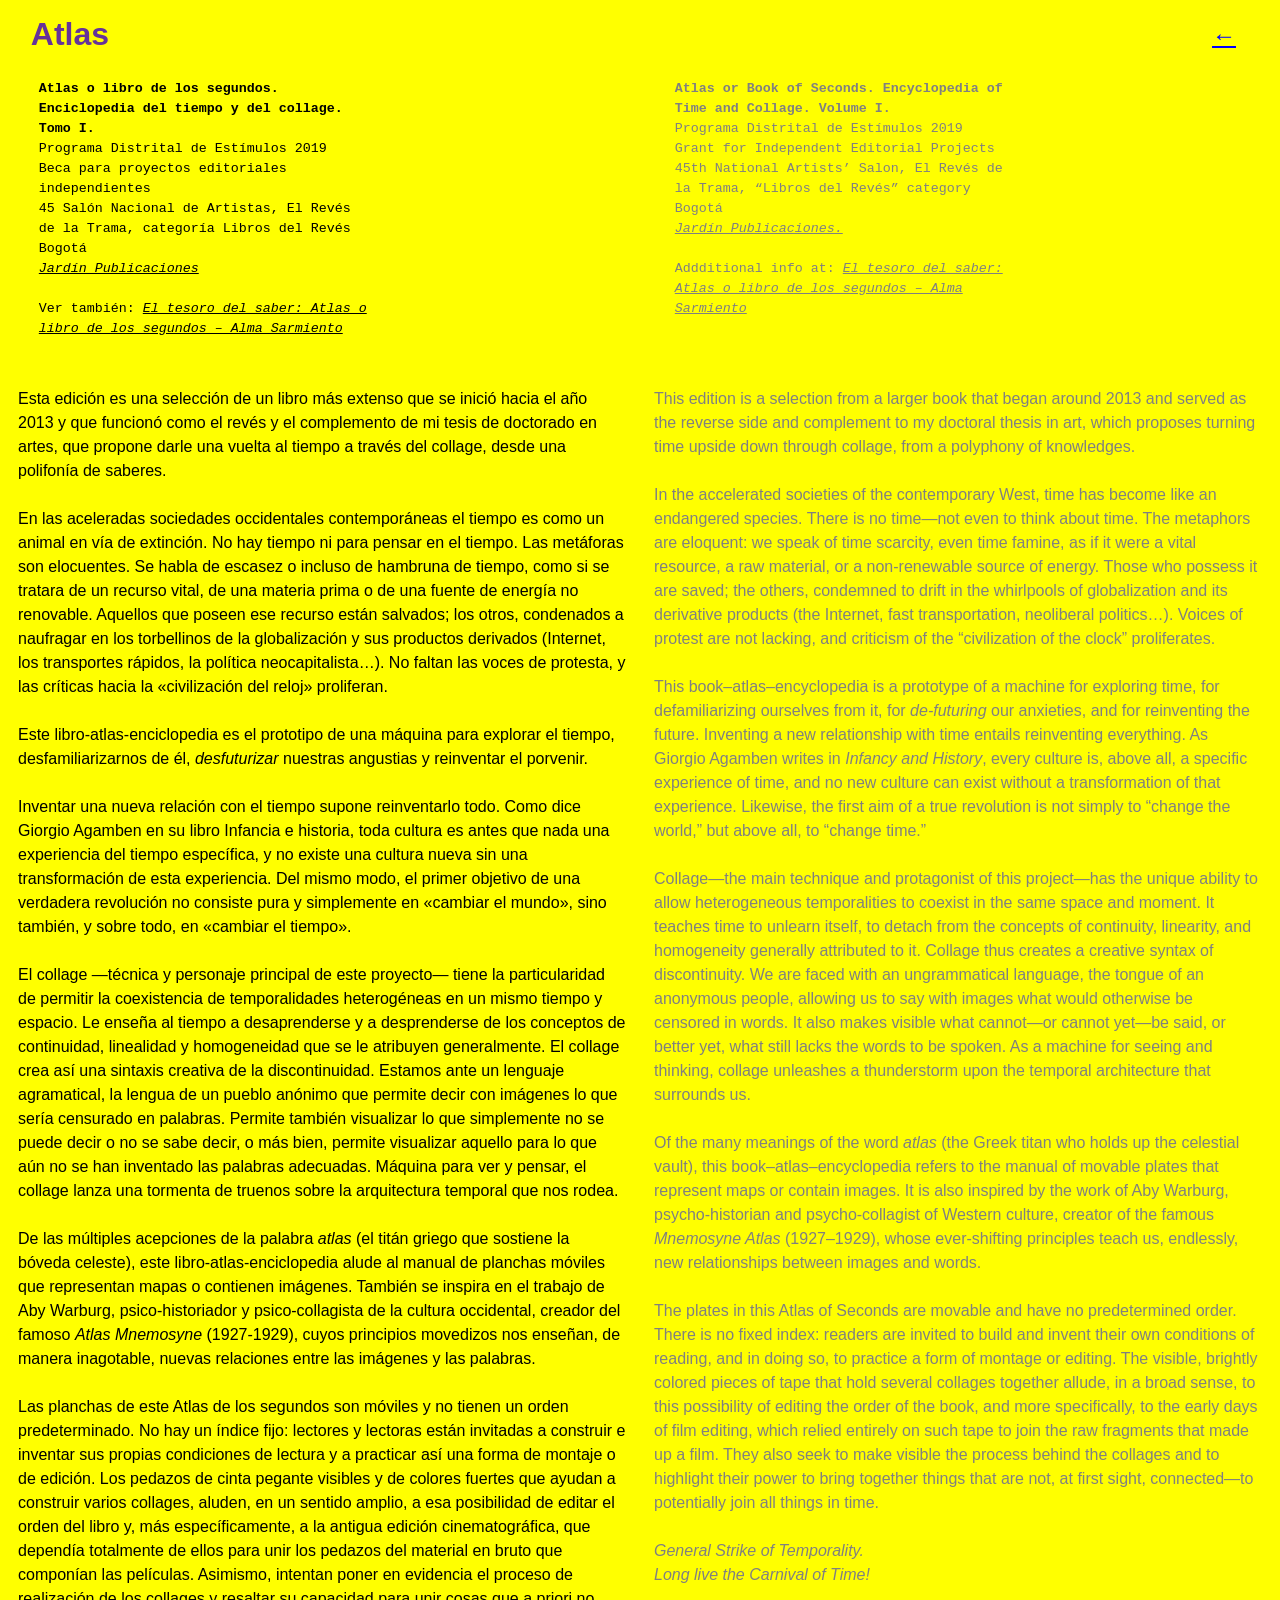
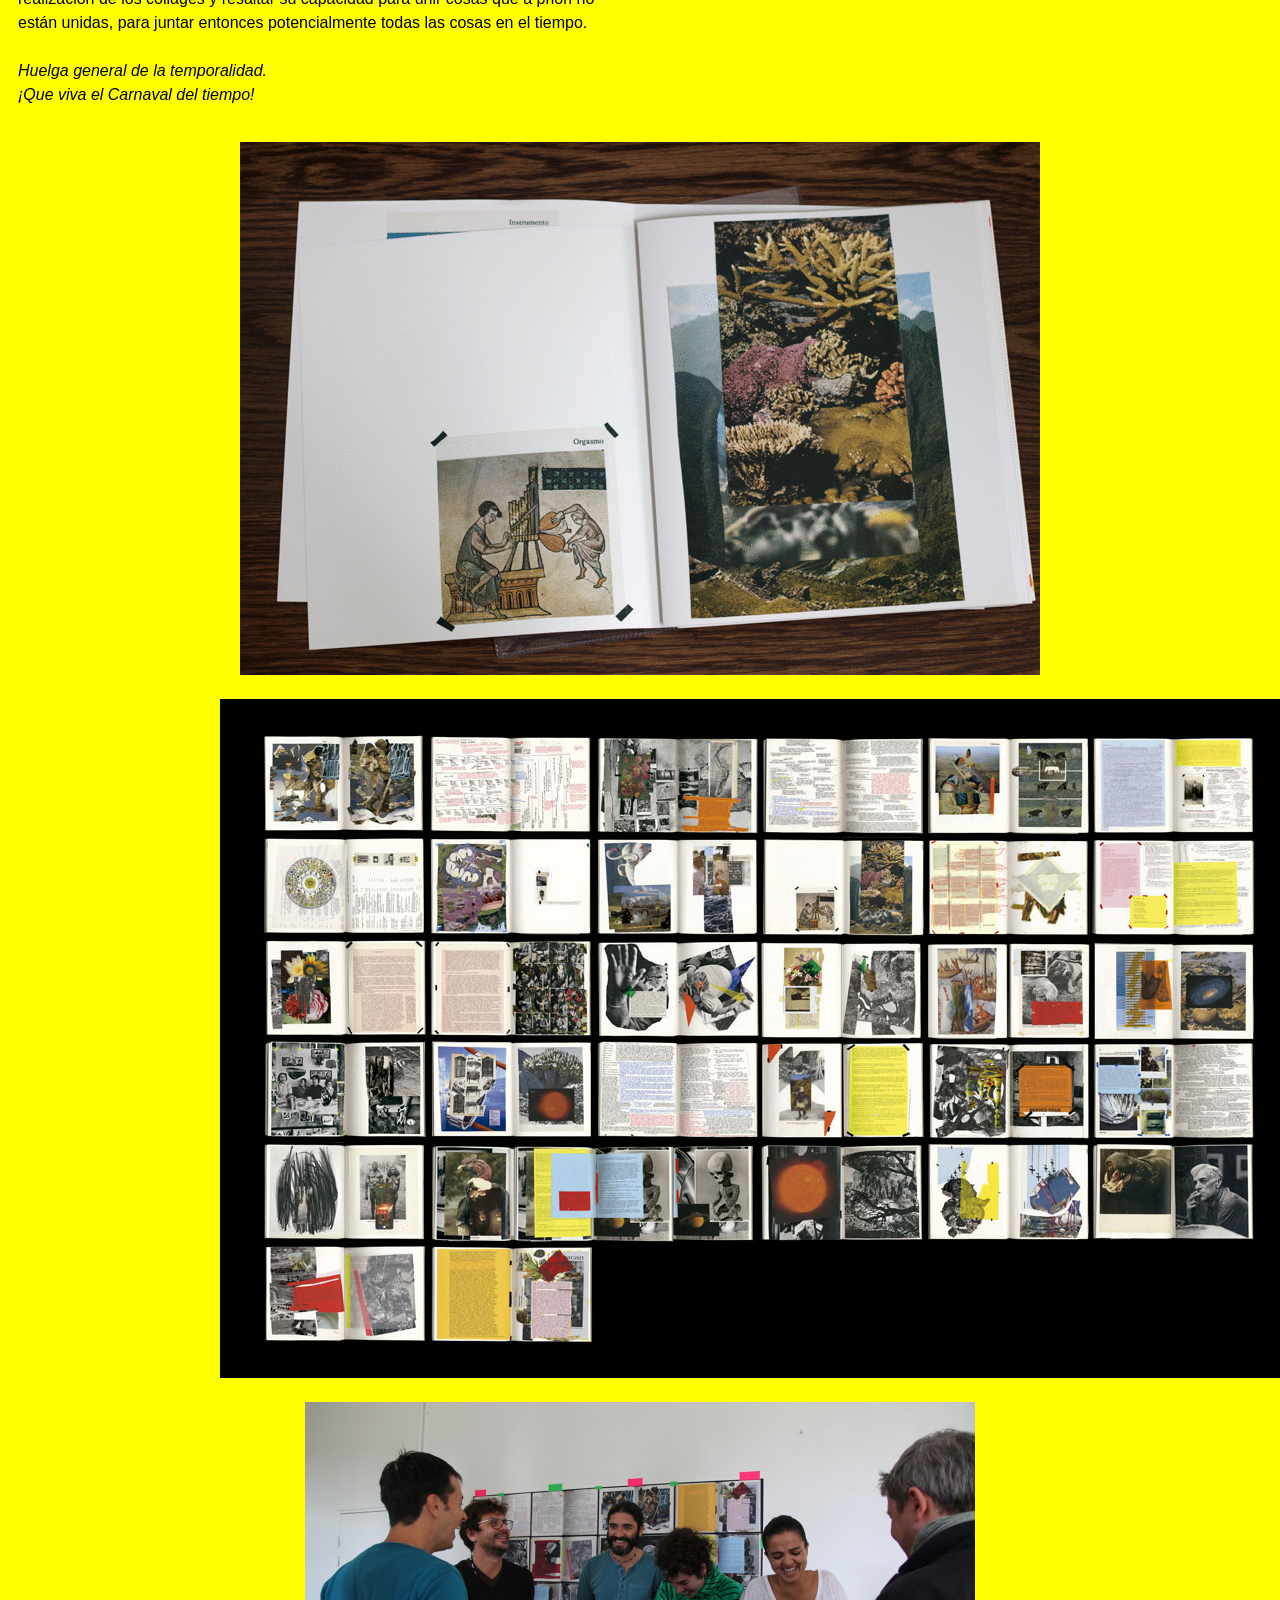
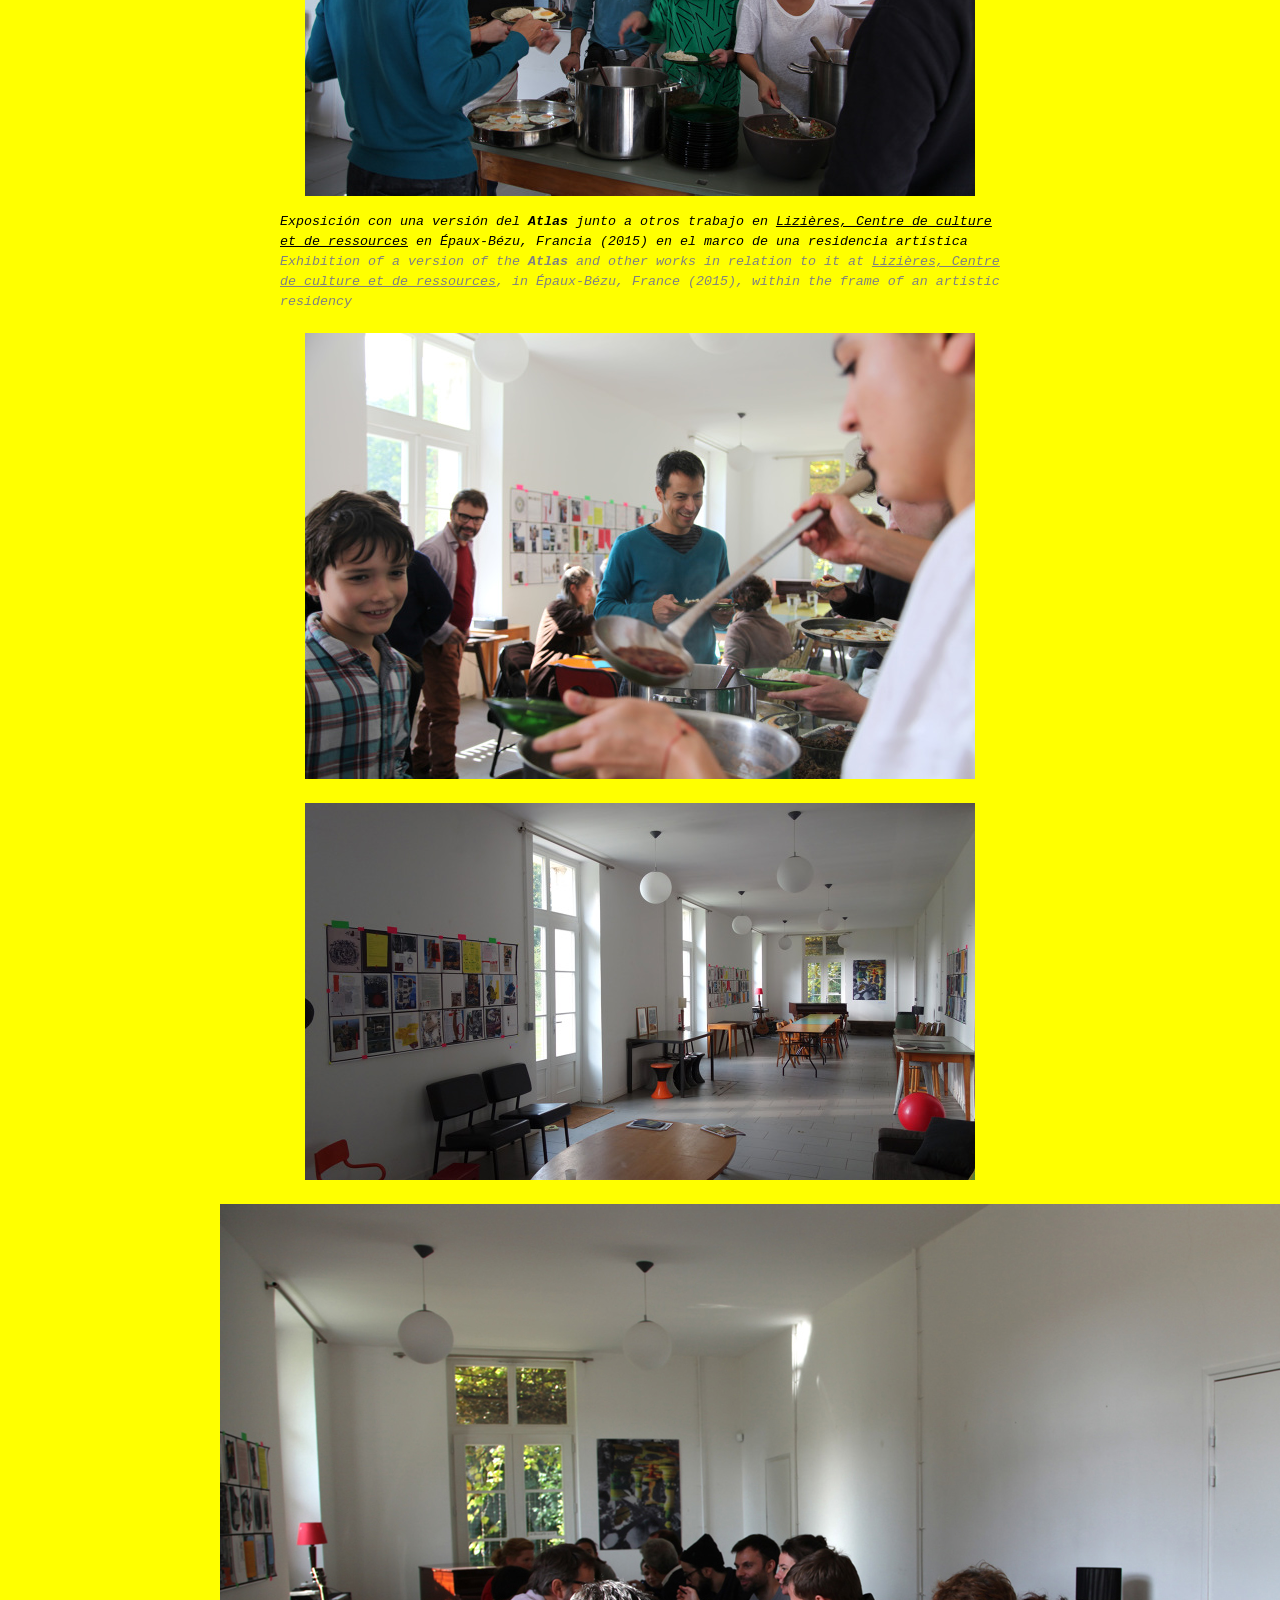
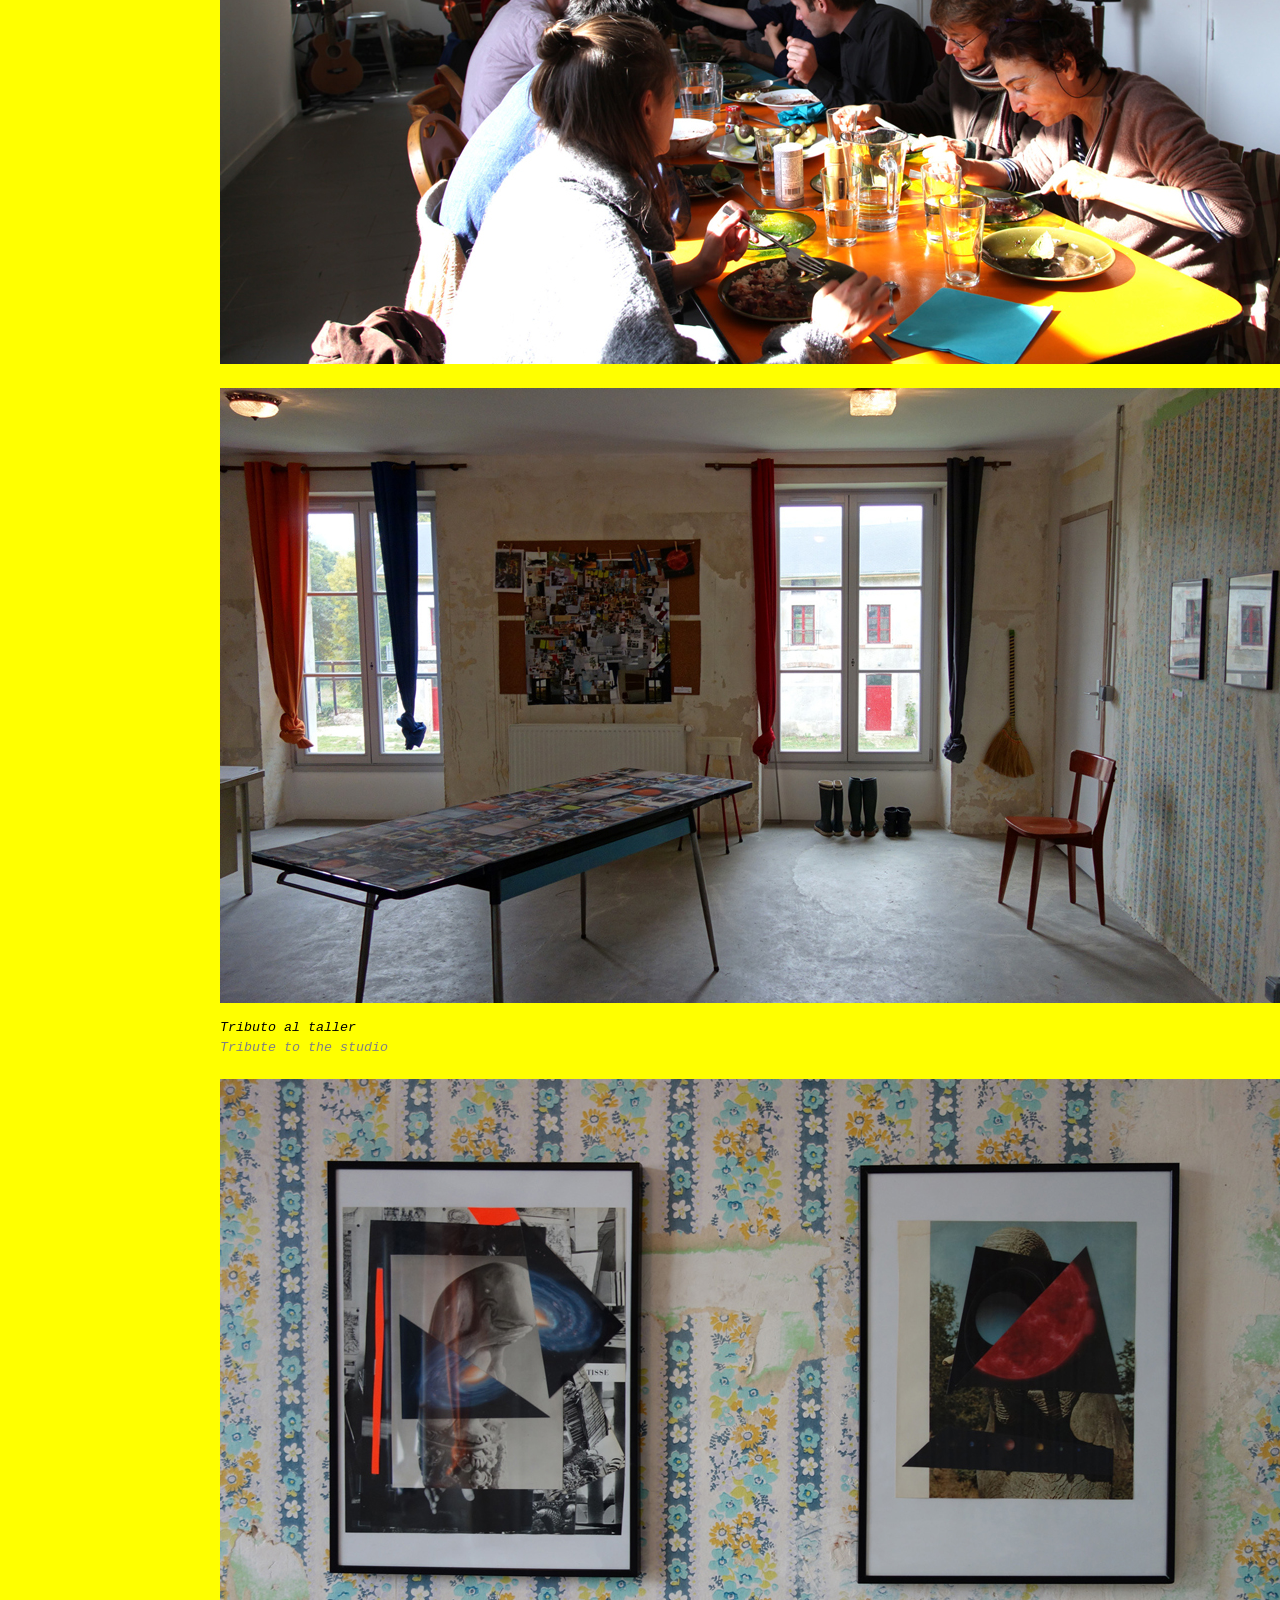
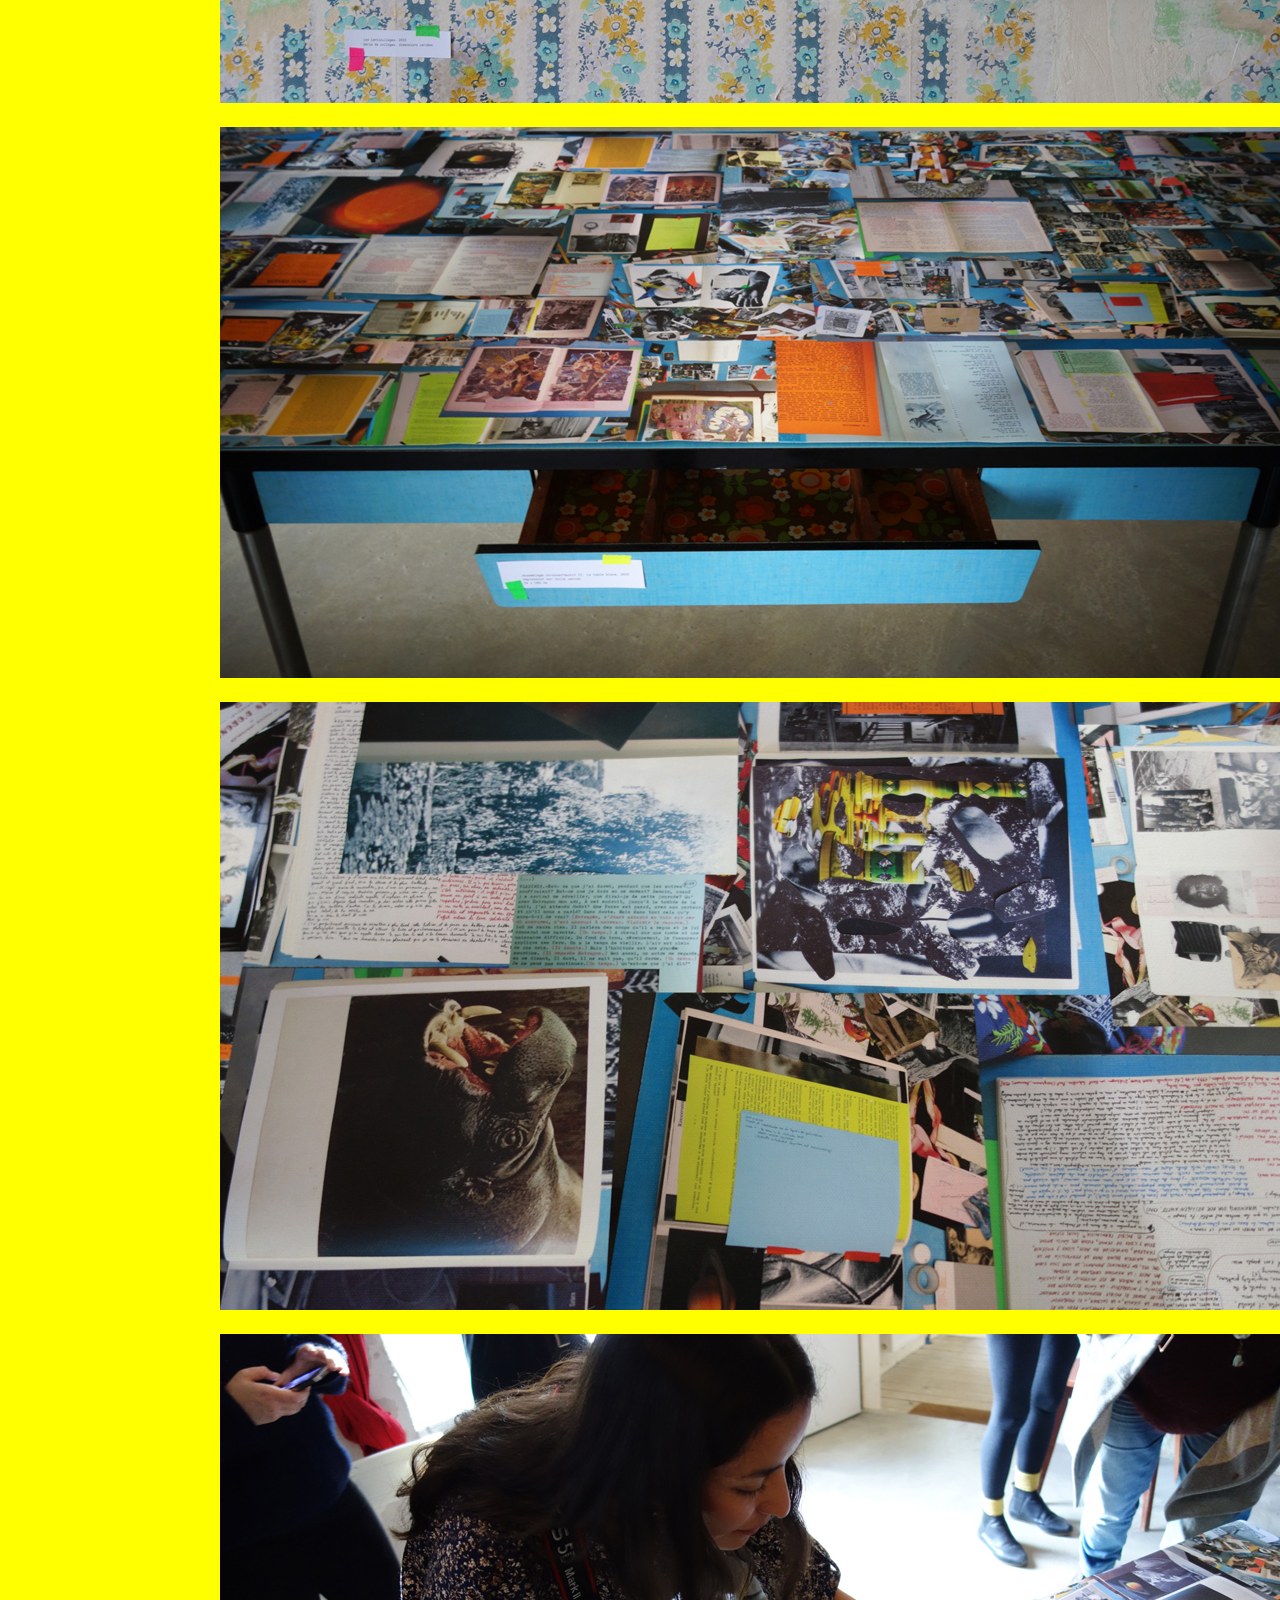
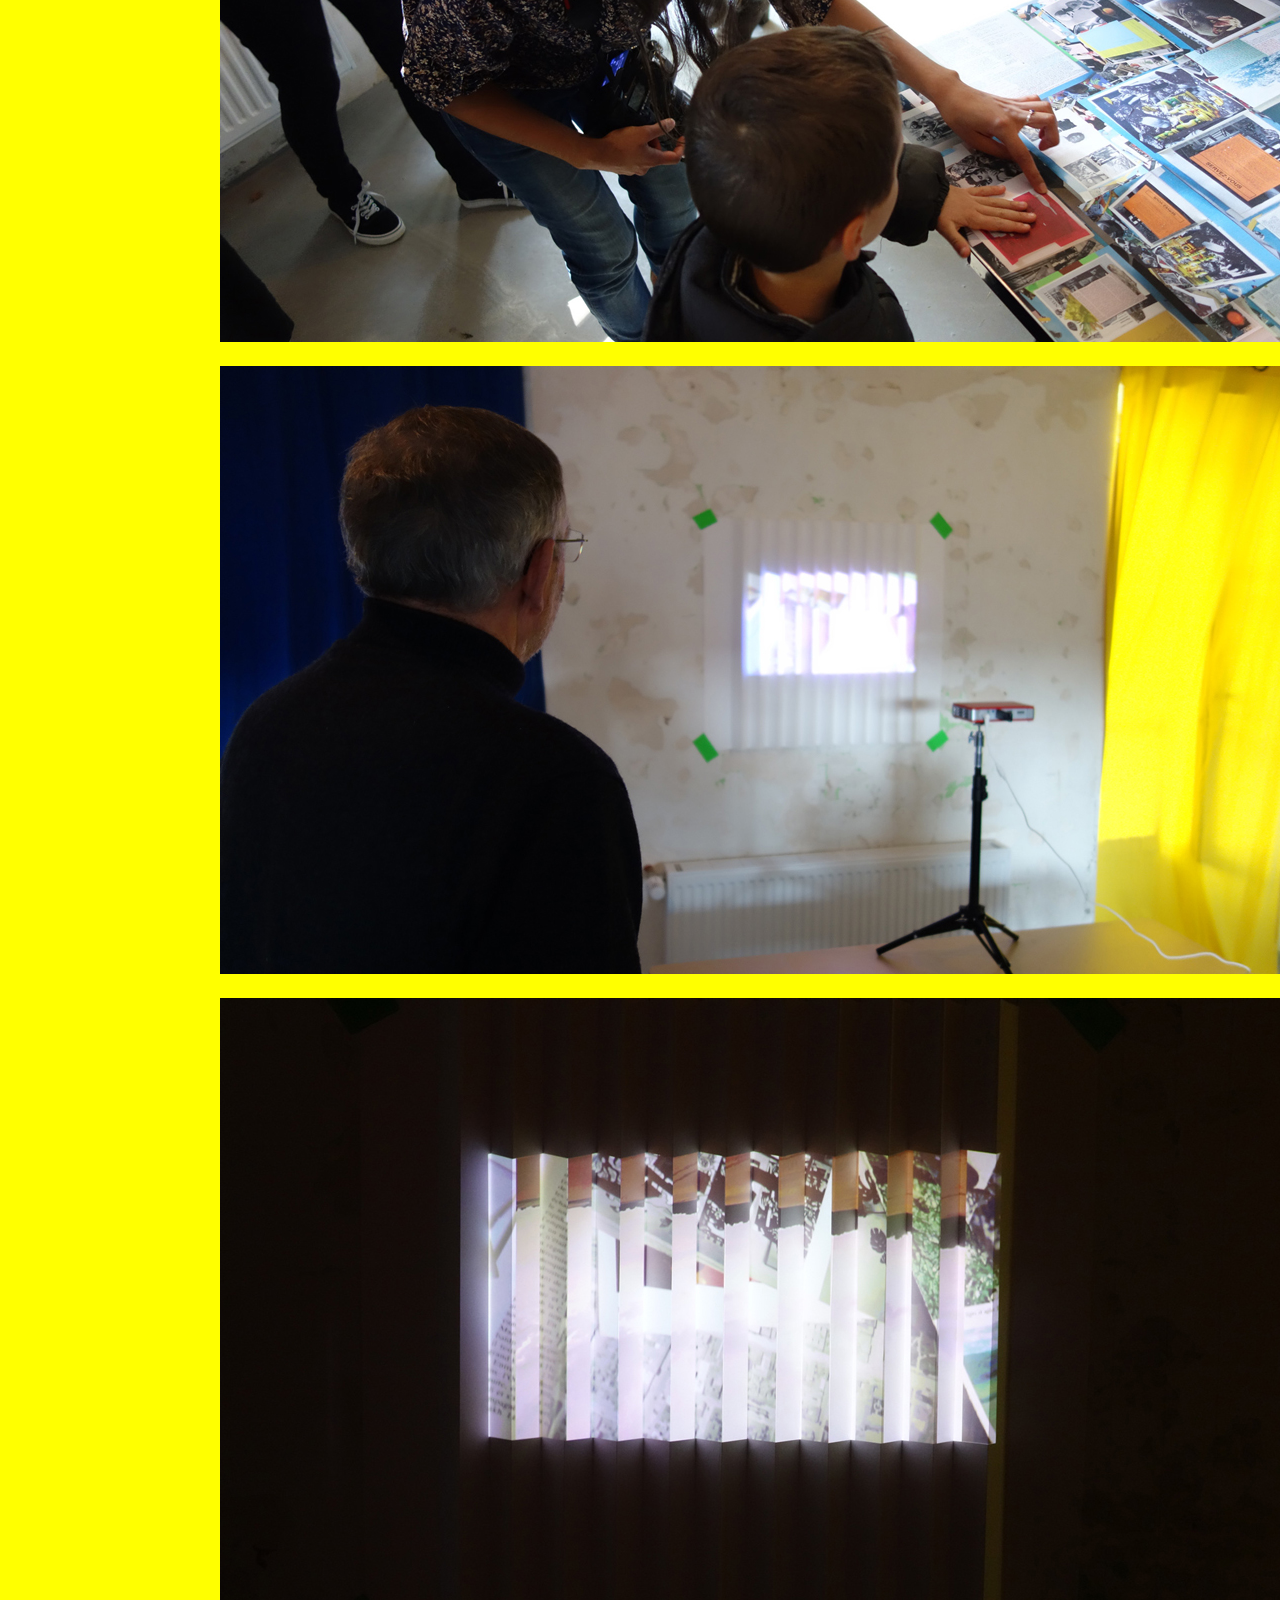
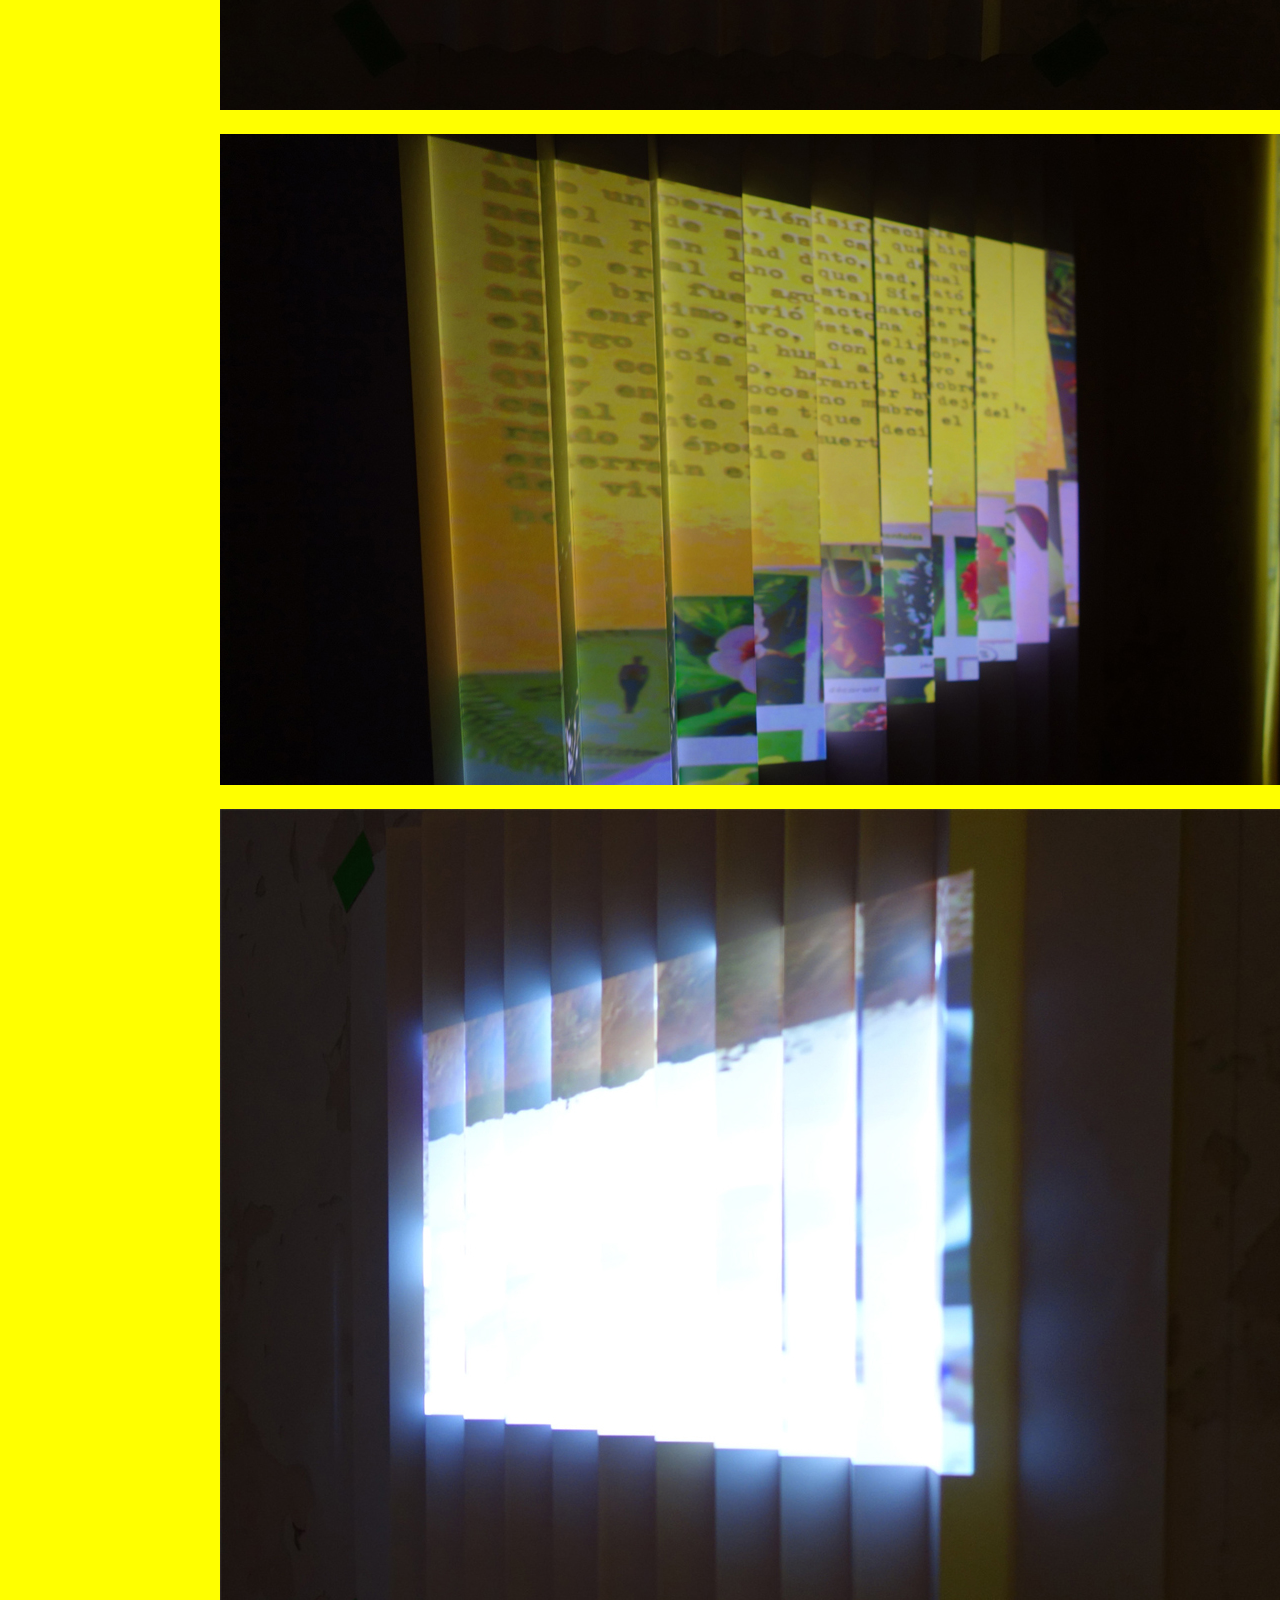
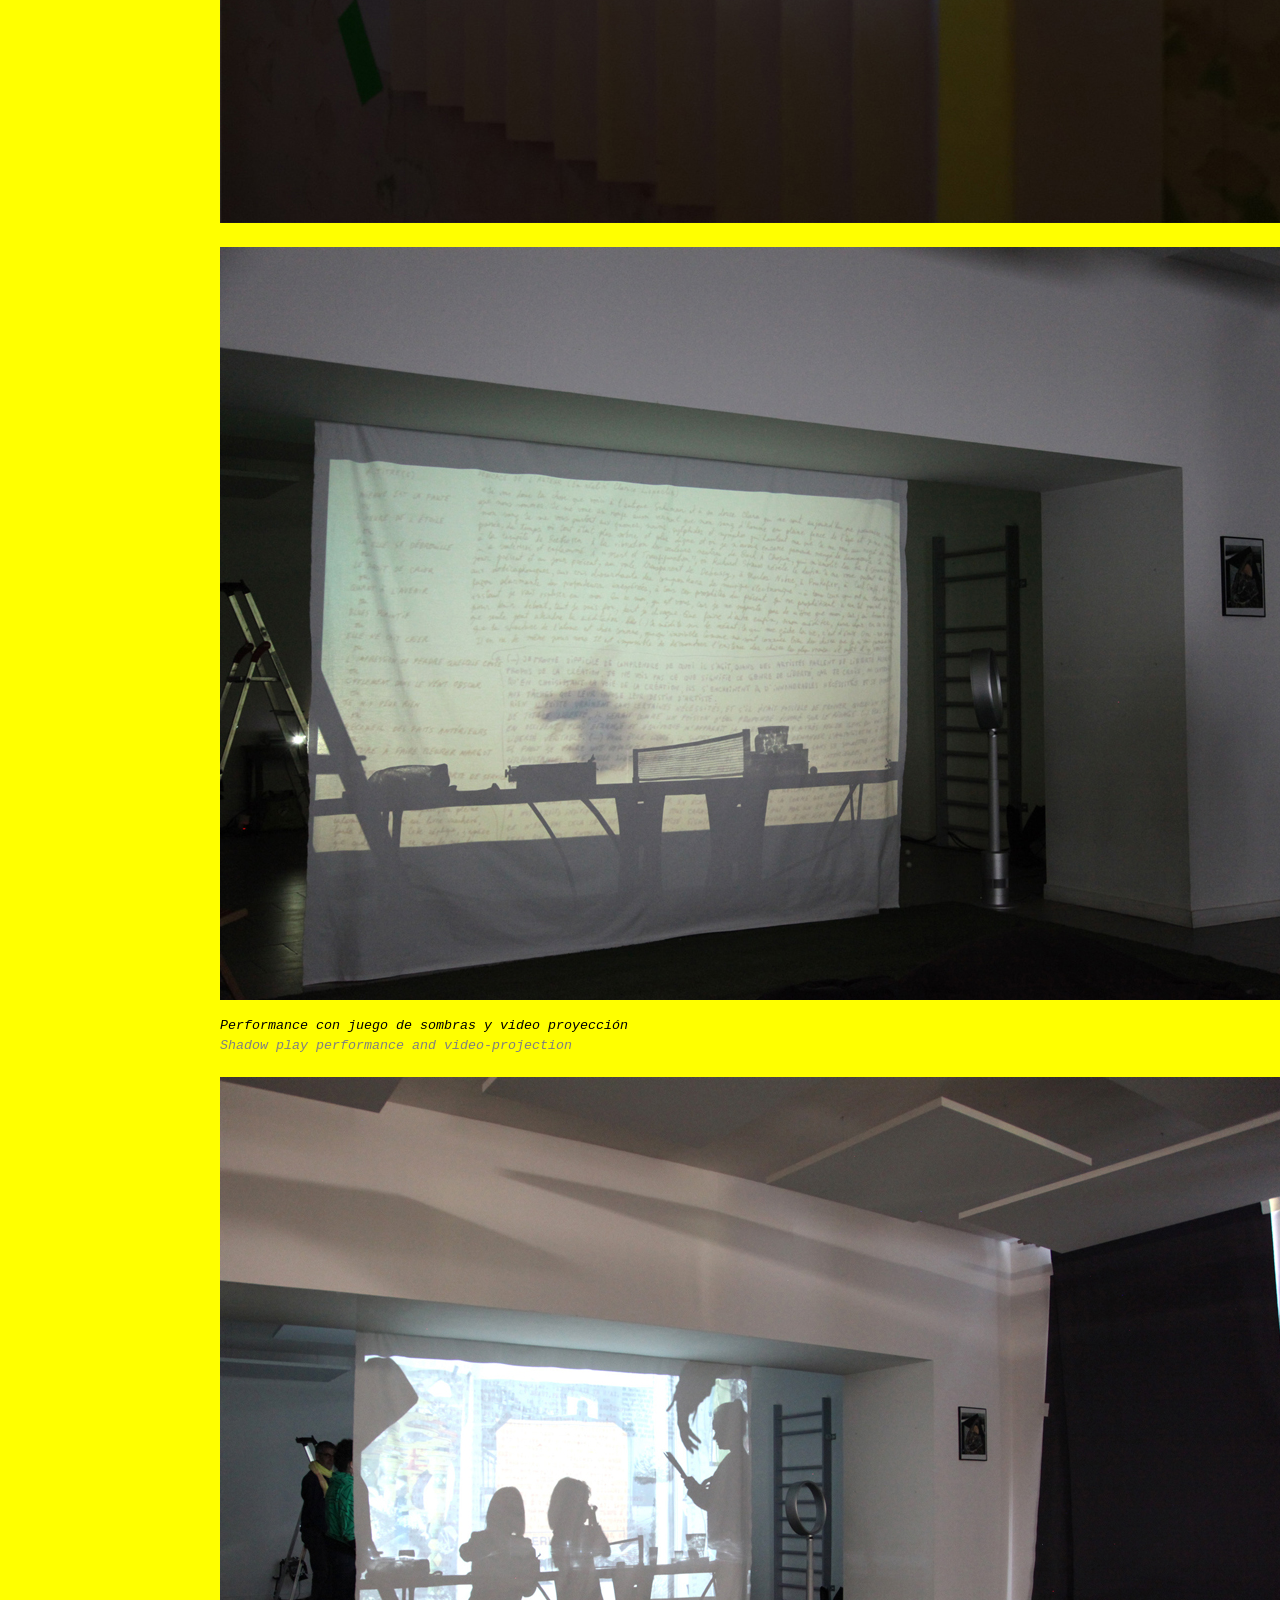
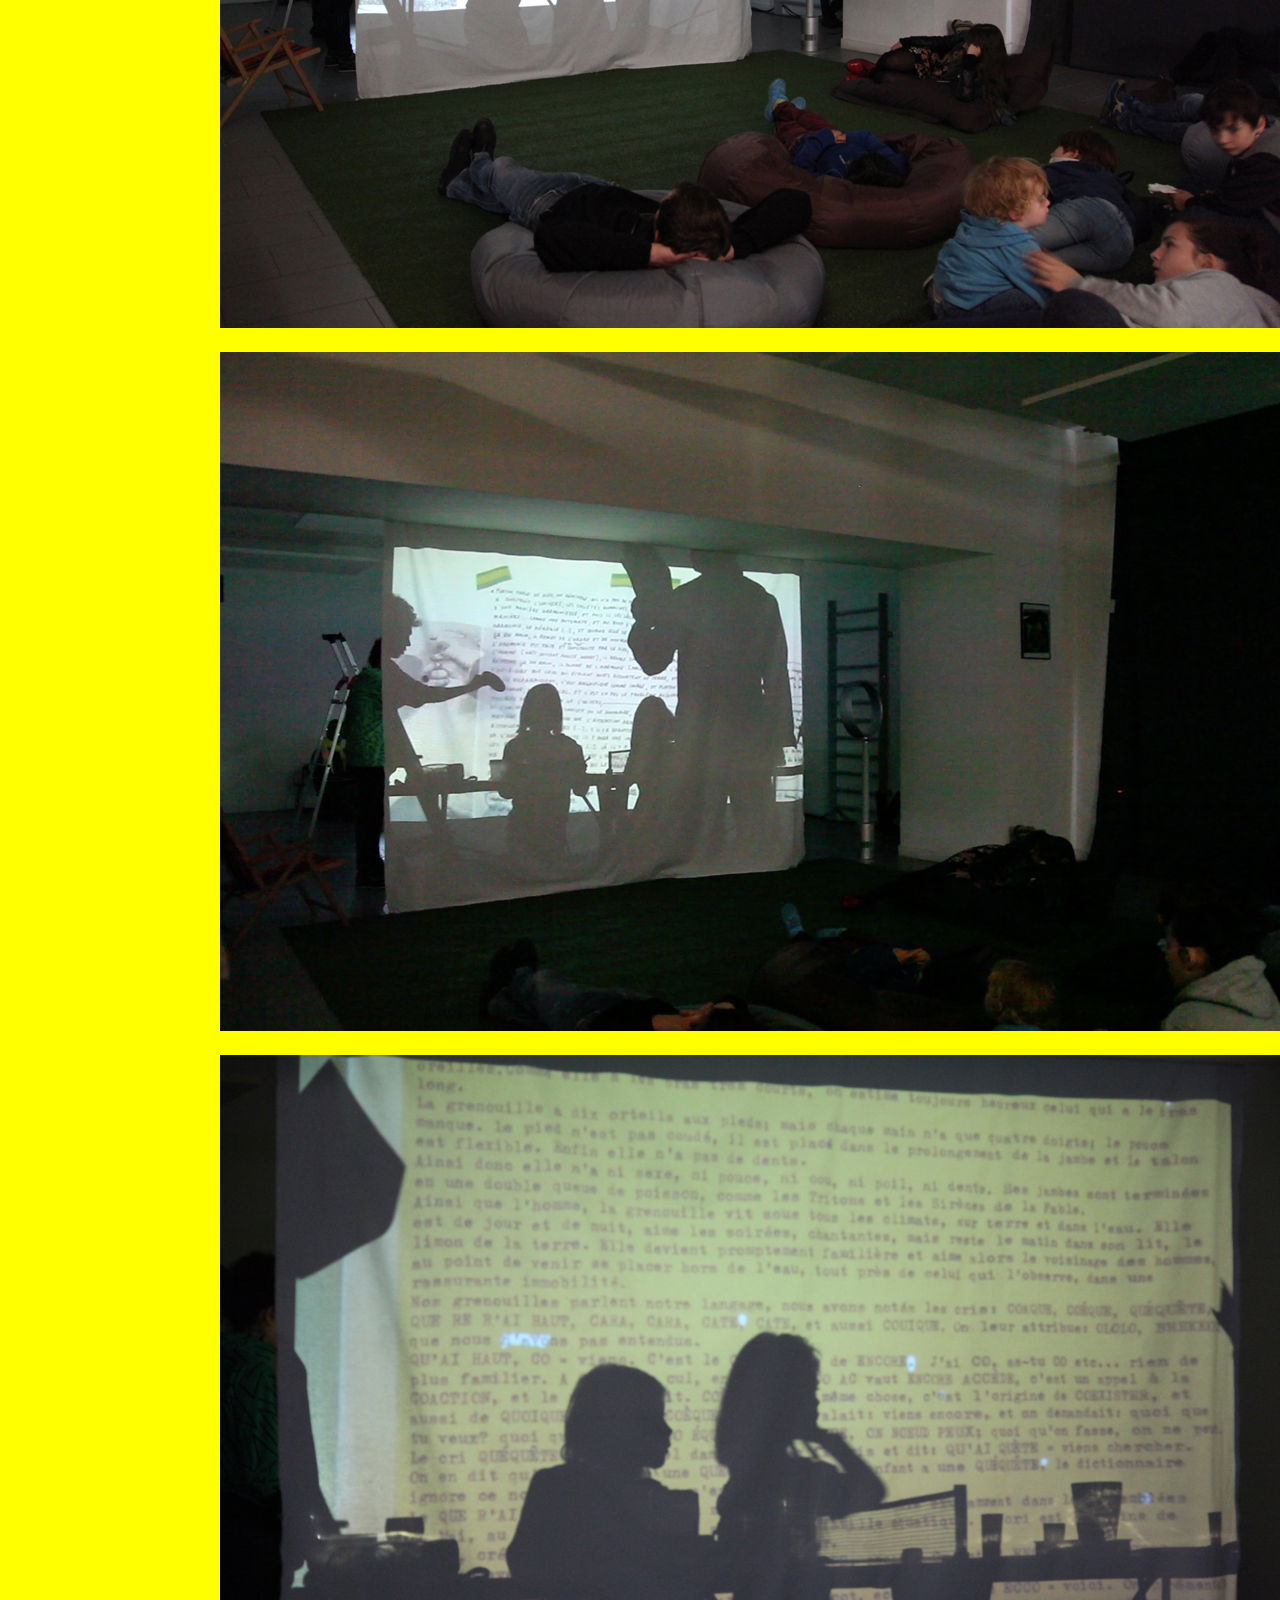
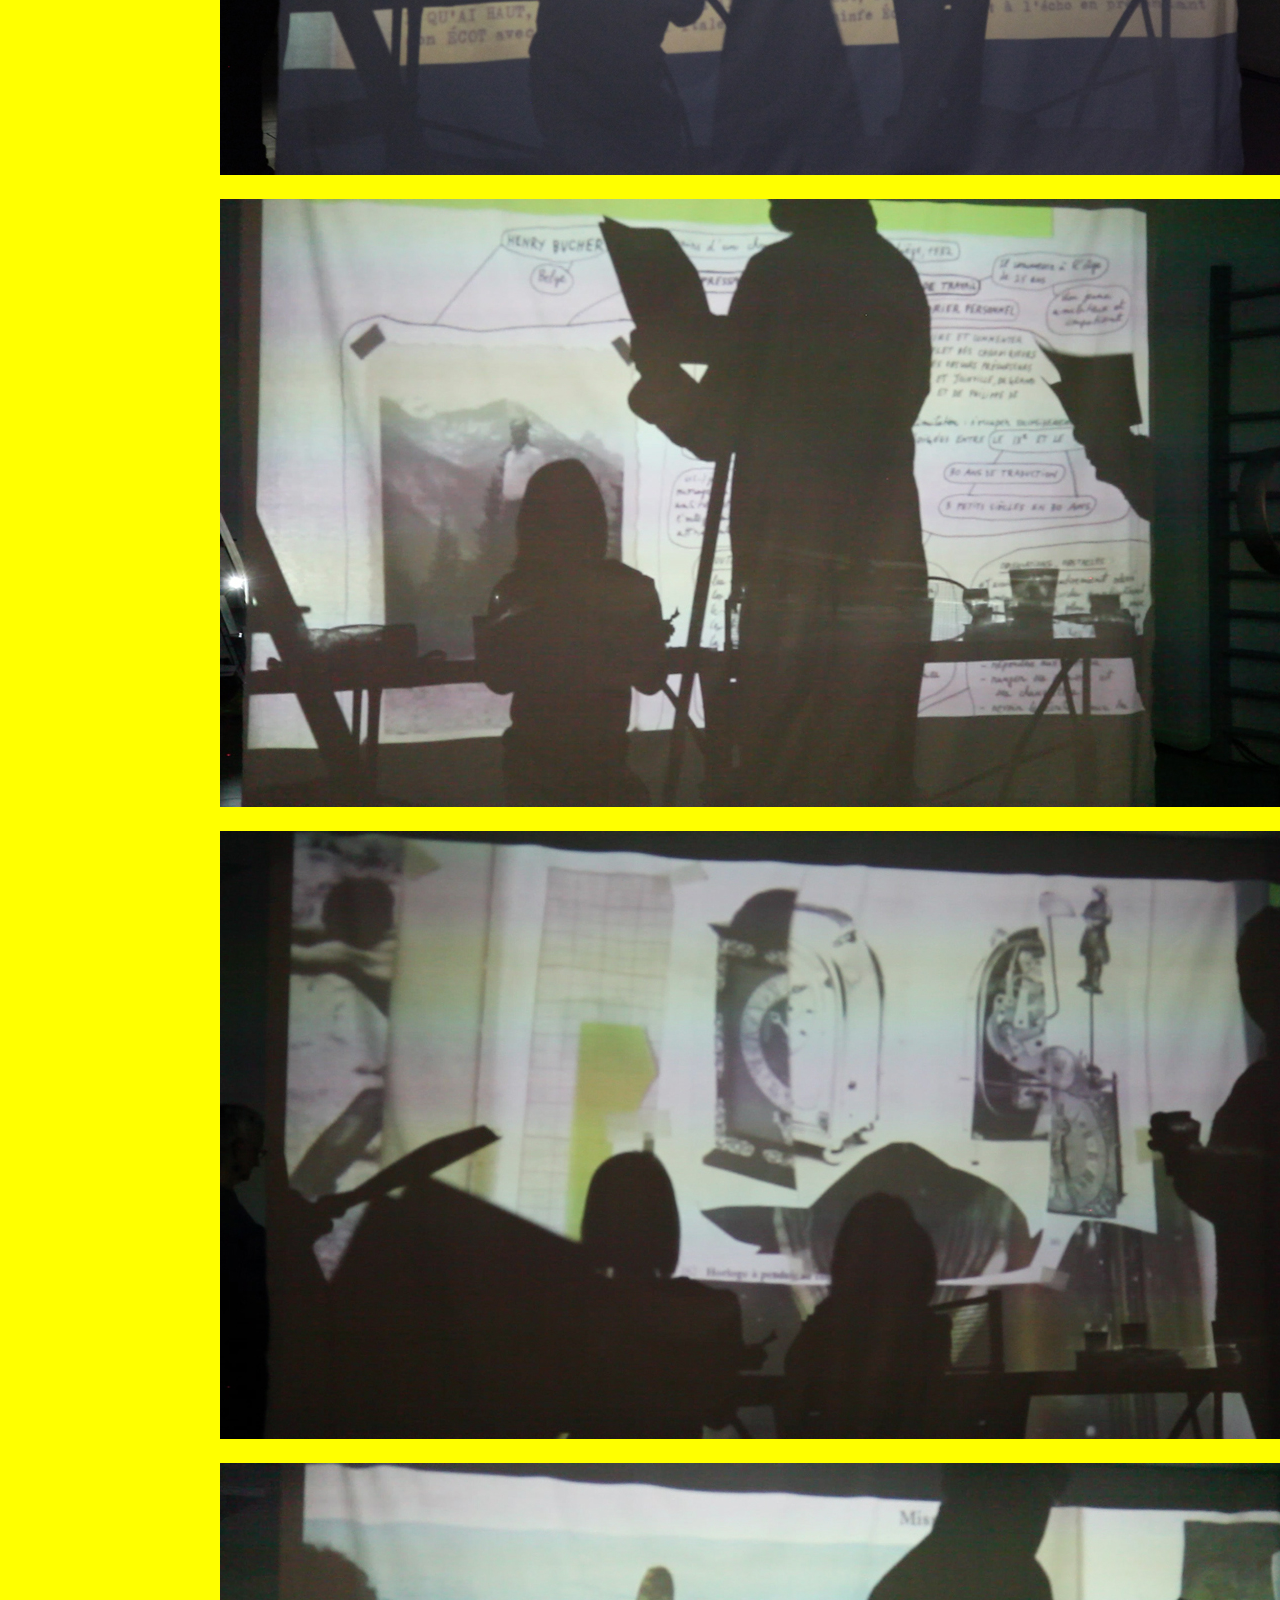
<file: 2016 atlas v2.html>
<!doctype html>
<html lang="en">

<head>
  <meta charset="utf-8">
  <meta name="viewport" content="width=device-width, initial-scale=1, shrink-to-fit=no">
  <link rel="stylesheet" href="style proyectos.css">


  <title>Alma Sarmiento</title>
  <link rel="icon" type="image/png" img href="imagenes/favicon.png">
</head>

<body>

 <div id="headervolador2"><p><a href="indice proyectos.html">←</a></p></div>

  </div>
  <!--comienzo contenido principal--->
  <div id=tituloproy>
    <p><b>Atlas</b></p>
  </div>
  <div>
  <div class="container">
     <div id="fichatecesp"><br><br>
            <p><b>Atlas o libro de los segundos. Enciclopedia del tiempo y del collage. Tomo I.</b><br>Programa Distrital de Estímulos 2019<br>Beca para proyectos editoriales independientes<br>45 Salón Nacional de Artistas, El Revés de la Trama, categoría Libros del Revés<br>Bogotá<br><a href="https://www.instagram.com/jardin_publicaciones/" target="_blank"><i>Jardín Publicaciones</i></a><br><br>
            Ver también: <a href="https://www.youtube.com/watch?v=21xTPQUs1ow" target="_blank"><i>El tesoro del saber: Atlas o libro de los segundos – Alma Sarmiento</i></a>
    </div>
    <div id=descripcionesp>
      <p>Esta edición es una selección de un libro más extenso que se inició hacia el año 2013 y que funcionó como el revés y el complemento de mi tesis de doctorado en artes, que propone darle una vuelta al tiempo a través del collage, desde una polifonía de saberes.
        <br><br>
      En las aceleradas sociedades occidentales contemporáneas el tiempo es como un animal en vía de extinción. No hay tiempo ni para pensar en el tiempo. Las metáforas son elocuentes. Se habla de escasez o incluso de hambruna de tiempo, como si se tratara de un recurso vital, de una materia prima o de una fuente de energía no renovable. Aquellos que poseen ese recurso están salvados; los otros, condenados a naufragar en los torbellinos de la globalización y sus productos derivados (Internet, los transportes rápidos, la política neocapitalista…). No faltan las voces de protesta, y las críticas hacia la «civilización del reloj» proliferan. 
      <br><br>
Este libro-atlas-enciclopedia es el prototipo de una máquina para explorar el tiempo, desfamiliarizarnos de él, <i>desfuturizar</i> nuestras angustias y reinventar el porvenir. <br><br>
Inventar una nueva relación con el tiempo supone reinventarlo todo. Como dice Giorgio Agamben en su libro Infancia e historia, toda cultura es antes que nada una experiencia del tiempo específica, y no existe una cultura nueva sin una transformación de esta experiencia. Del mismo modo, el primer objetivo de una verdadera revolución no consiste pura y simplemente en «cambiar el mundo», sino también, y sobre todo, en «cambiar el tiempo».
<br><br>
El collage —técnica y personaje principal de este proyecto— tiene la particularidad de permitir la coexistencia de temporalidades heterogéneas en un mismo tiempo y espacio. Le enseña al tiempo a desaprenderse y a desprenderse de los conceptos de continuidad, linealidad y homogeneidad que se le atribuyen generalmente. El collage crea así una sintaxis creativa de la discontinuidad. Estamos ante un lenguaje agramatical, la lengua de un pueblo anónimo que permite decir con imágenes lo que sería censurado en palabras. Permite también visualizar lo que simplemente no se puede decir o no se sabe decir, o más bien, permite visualizar aquello para lo que aún no se han inventado las palabras adecuadas. Máquina para ver y pensar, el collage lanza una tormenta de truenos sobre la arquitectura temporal que nos rodea.
<br><br>
De las múltiples acepciones de la palabra <i>atlas</i> (el titán griego que sostiene la bóveda celeste), este libro-atlas-enciclopedia alude al manual de planchas móviles que representan mapas o contienen imágenes. También se inspira en el trabajo de Aby Warburg, psico-historiador y psico-collagista de la cultura occidental, creador del famoso <i>Atlas Mnemosyne</i> (1927-1929), cuyos principios movedizos nos enseñan, de manera inagotable, nuevas relaciones entre las imágenes y las palabras.
<br><br>
Las planchas de este Atlas de los segundos son móviles y no tienen un orden predeterminado. No hay un índice fijo: lectores y lectoras están invitadas a construir e inventar sus propias condiciones de lectura y a practicar así una forma de montaje o de edición. Los pedazos de cinta pegante visibles y de colores fuertes que ayudan a construir varios collages, aluden, en un sentido amplio, a esa posibilidad de editar el orden del libro y, más específicamente, a la antigua edición cinematográfica, que dependía totalmente de ellos para unir los pedazos del material en bruto que componían las películas. Asimismo, intentan poner en evidencia el proceso de realización de los collages y resaltar su capacidad para unir cosas que a priori no están unidas, para juntar entonces potencialmente todas las cosas en el tiempo.
<br><br>
  <i>Huelga general de la temporalidad.<br>
  ¡Que viva el Carnaval del tiempo!</i>

</p>
    </div>
    <div id="fichateceng"><br><br>
           <p><b>Atlas or Book of Seconds. Encyclopedia of Time and Collage. Volume I.</b><br>
            Programa Distrital de Estímulos 2019<br>Grant for Independent Editorial Projects<br>45th National Artists’ Salon, El Revés de la Trama, “Libros del Revés” category<br>Bogotá<br><a href="https://www.instagram.com/jardin_publicaciones/" target="_blank"><i>Jardín Publicaciones.</i></a><br><br>
            Addditional info at: <a href="https://www.youtube.com/watch?v=21xTPQUs1ow" target="_blank"><i>El tesoro del saber: Atlas o libro de los segundos – Alma Sarmiento</i></a>
    </div>
    <div id=descripcioneng>
      <p>This edition is a selection from a larger book that began around 2013 and served as the reverse side and complement to my doctoral thesis in art, which proposes turning time upside down through collage, from a polyphony of knowledges.<br><br>
      In the accelerated societies of the contemporary West, time has become like an endangered species. There is no time—not even to think about time. The metaphors are eloquent: we speak of time scarcity, even time famine, as if it were a vital resource, a raw material, or a non-renewable source of energy. Those who possess it are saved; the others, condemned to drift in the whirlpools of globalization and its derivative products (the Internet, fast transportation, neoliberal politics…). Voices of protest are not lacking, and criticism of the “civilization of the clock” proliferates.
      <br><br>
This book–atlas–encyclopedia is a prototype of a machine for exploring time, for defamiliarizing ourselves from it, for <i>de-futuring</i> our anxieties, and for reinventing the future.
Inventing a new relationship with time entails reinventing everything. As Giorgio Agamben writes in <i>Infancy and History</i>, every culture is, above all, a specific experience of time, and no new culture can exist without a transformation of that experience. Likewise, the first aim of a true revolution is not simply to “change the world,” but above all, to “change time.”<br><br>
Collage—the main technique and protagonist of this project—has the unique ability to allow heterogeneous temporalities to coexist in the same space and moment. It teaches time to unlearn itself, to detach from the concepts of continuity, linearity, and homogeneity generally attributed to it. Collage thus creates a creative syntax of discontinuity. We are faced with an ungrammatical language, the tongue of an anonymous people, allowing us to say with images what would otherwise be censored in words. It also makes visible what cannot—or cannot yet—be said, or better yet, what still lacks the words to be spoken. As a machine for seeing and thinking, collage unleashes a thunderstorm upon the temporal architecture that surrounds us.<br><br>
Of the many meanings of the word <i>atlas</i> (the Greek titan who holds up the celestial vault), this book–atlas–encyclopedia refers to the manual of movable plates that represent maps or contain images. It is also inspired by the work of Aby Warburg, psycho-historian and psycho-collagist of Western culture, creator of the famous <i>Mnemosyne Atlas</i> (1927–1929), whose ever-shifting principles teach us, endlessly, new relationships between images and words.<br><br>
The plates in this Atlas of Seconds are movable and have no predetermined order. There is no fixed index: readers are invited to build and invent their own conditions of reading, and in doing so, to practice a form of montage or editing. The visible, brightly colored pieces of tape that hold several collages together allude, in a broad sense, to this possibility of editing the order of the book, and more specifically, to the early days of film editing, which relied entirely on such tape to join the raw fragments that made up a film. They also seek to make visible the process behind the collages and to highlight their power to bring together things that are not, at first sight, connected—to potentially join all things in time.<br><br>

<i>General Strike of Temporality.<br>
Long live the Carnival of Time!</i>
</p>
    </div>
    <div id="espaciofotos">

      <img src="imagenes/2016 atlas/1.gif"><br>

      <img src="imagenes/2016 atlas/41.jpg" style="max-width:1080px;"><br>

      <img src="imagenes/2016 atlas/2.jpg" style="max-width:1080px;"><br>
      <p id="piedefoto" ><i>Exposición con una versión del <b>Atlas</b> junto a otros trabajo en <a href="https://www.lizieres.org/" target="_blank"><i> Lizières, Centre de culture et de ressources</i></a> en Épaux-Bézu, Francia (2015) en el marco de una residencia artística </i><br><font style="color: gray;"><i>Exhibition of a version of the <b>Atlas</b> and other works in relation to it at <a href="https://www.lizieres.org/" target="_blank"><i> Lizières, Centre de culture et de ressources</i></a>, in Épaux-Bézu, France (2015), within the frame of an artistic residency</i></font></i></p>

      <img src="imagenes/2016 atlas/3.jpg"style="max-width:1080px;"><br>

      <img src="imagenes/2016 atlas/4.jpg"style="max-width:1080px;"><br>

      <img src="imagenes/2016 atlas/5.jpg"style="max-width:1080px;"><br>

      <img src="imagenes/2016 atlas/6.jpg"style="max-width:1080px;"><br>
      <p id="piedefoto"style= "max-width: 1070px;"><i>Tributo al taller</i><br><font style="color: gray;"><i>Tribute to the studio</i></font></i></p>

      <img src="imagenes/2016 atlas/7.jpg"style="max-width:1080px;"><br>

      <img src="imagenes/2016 atlas/8.jpg"style="max-width:1080px;"><br>

      <img src="imagenes/2016 atlas/9.jpg"style="max-width:1080px;"><br>

      <img src="imagenes/2016 atlas/10.jpg"style="max-width:1080px;"><br>

      <img src="imagenes/2016 atlas/11.jpg"style="max-width:1080px;"><br>

      <img src="imagenes/2016 atlas/12.jpg"style="max-width:1080px;"><br>

      <img src="imagenes/2016 atlas/13.jpg"style="max-width:1080px;"><br>

      <img src="imagenes/2016 atlas/14.jpg"style="max-width:1080px;"><br>

      <img src="imagenes/2016 atlas/15.jpg"style="max-width:1080px;"><br>
      <p id="piedefoto" style= "max-width: 1070px;"><i>Performance con juego de sombras y video proyección</i><br><font style="color: gray;"><i>Shadow play performance and video-projection
</i></font></i></p>

      <img src="imagenes/2016 atlas/16.jpg"style="max-width:1080px;"><br>

      <img src="imagenes/2016 atlas/17.jpg"style="max-width:1080px;"><br>

      <img src="imagenes/2016 atlas/18.jpg"style="max-width:1080px;"><br>

      <img src="imagenes/2016 atlas/19.jpg"style="max-width:1080px;"><br>

      <img src="imagenes/2016 atlas/20.jpg"style="max-width:1080px;"><br>

      <img src="imagenes/2016 atlas/21.jpg"style="max-width:1080px;"><br>

      <img src="imagenes/2016 atlas/22.jpg"style="max-width:1080px;"><br>

      <img src="imagenes/2016 atlas/23.jpg" style="max-width:1080px;"><br>

      <img src="imagenes/2016 atlas/24.jpg"style="max-width:1080px;"><br> 

      <img src="imagenes/2016 atlas/25.jpg" style="max-width:1080px;"><br> 
       <p id="piedefoto" style= "max-width: 1070px;"><i>Exposición en <a href="http://sometimestudio.org/" target="_blank"><i>SometimeStudio</i></a>.</i> galería de arte dirigida por el artista multidisciplinar Ramuntcho Matta. La galería estuvo ubicada en la 26 rue Saint-Claude de Paris hasta el 2021</i><br><font style="color: gray;"><i>Exhibition at <a href="http://sometimestudio.org/" target="_blank"><i>SometimeStudio.</a></i> an art gallery directed by multidisciplinary artist Ramuntcho Matta. The gallery was located at 26 rue Saint-Claude in Paris until 2021</a>
</i></font></i></p>

      <img src="imagenes/2016 atlas/26.jpg" style="max-width:1080px;"><br> 

      <img src="imagenes/2016 atlas/27.jpg" style="max-width:1080px;"><br> 

      <img src="imagenes/2016 atlas/28.jpg" style="max-width:1080px;"><br> 

      <img src="imagenes/2016 atlas/29.jpg" style="max-width:1080px;"><br> 

      <img src="imagenes/2016 atlas/30.jpg" style="max-width:1080px;"><br> 

      <img src="imagenes/2016 atlas/31.gif" style="max-width:1080px;"><br> 

      <img src="imagenes/2016 atlas/32.jpg" style="max-width:1080px;"><br> 
      <p id="piedefoto" style= "max-width: 1070px;"><i>Exposición en el Lycée Jean de La Fontaine</i><br><font style="color: gray;"><i>Exhibition at Jean de la Fontaine School
</i></font></i></p>

      <img src="imagenes/2016 atlas/33.jpg" style="max-width:1080px;"><br> 

       <img src="imagenes/2016 atlas/34.jpg" style="max-width:1080px;"><br> 

      <img src="imagenes/2016 atlas/35.jpg" style="max-width:1080px;"><br> 

       <img src="imagenes/2016 atlas/36.jpg" style="max-width:1080px;"><br> 

       <img src="imagenes/2016 atlas/37.jpg" style="max-width:1080px;"><br> 

      <img src="imagenes/2016 atlas/38.jpg" style="max-width:1080px;"><br> 

       <img src="imagenes/2016 atlas/39.jpg" style="max-width:1080px;"><br> 

       <img src="imagenes/2016 atlas/40.jpg" style="max-width:1080px;"><br> 

         <br>
    </div>

  </div>



  <!--comienzo footer--->

  <!--esto lo pegué y no sé que es--->
</body>

</html>
</file>
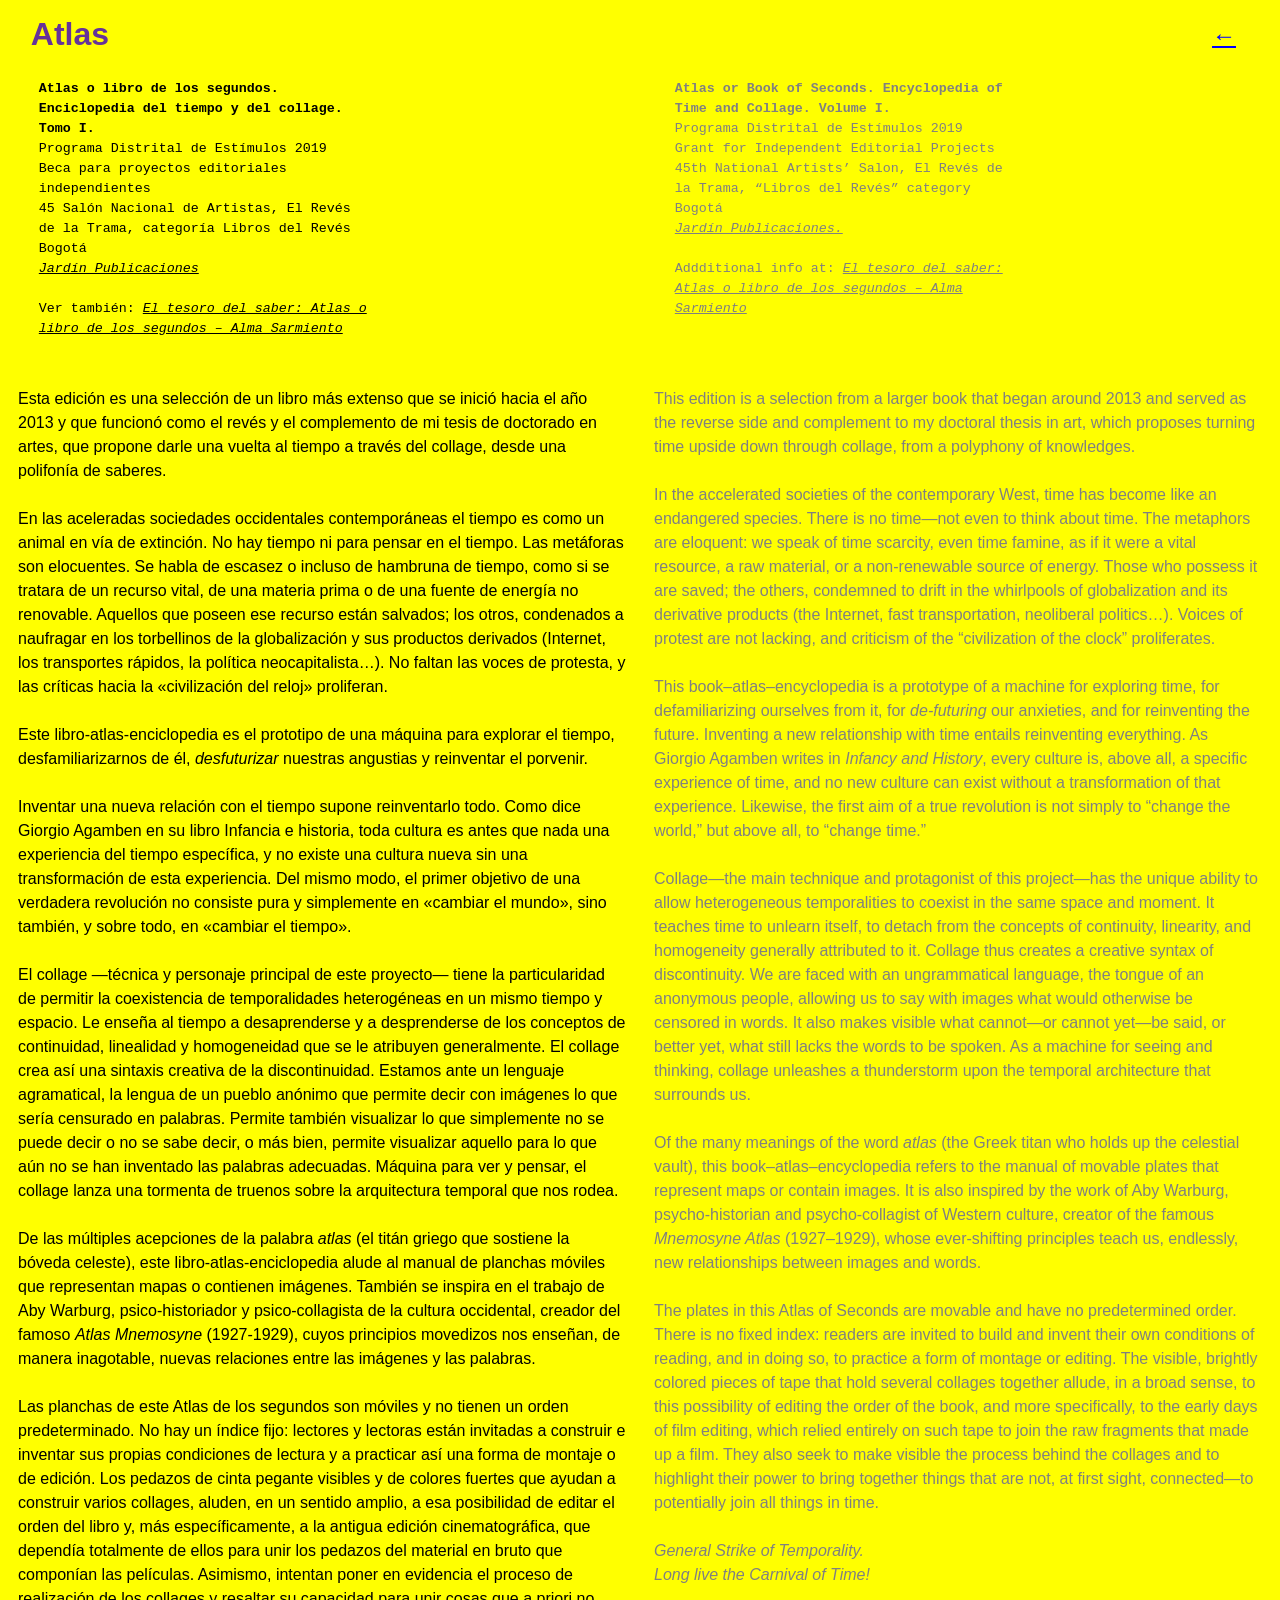
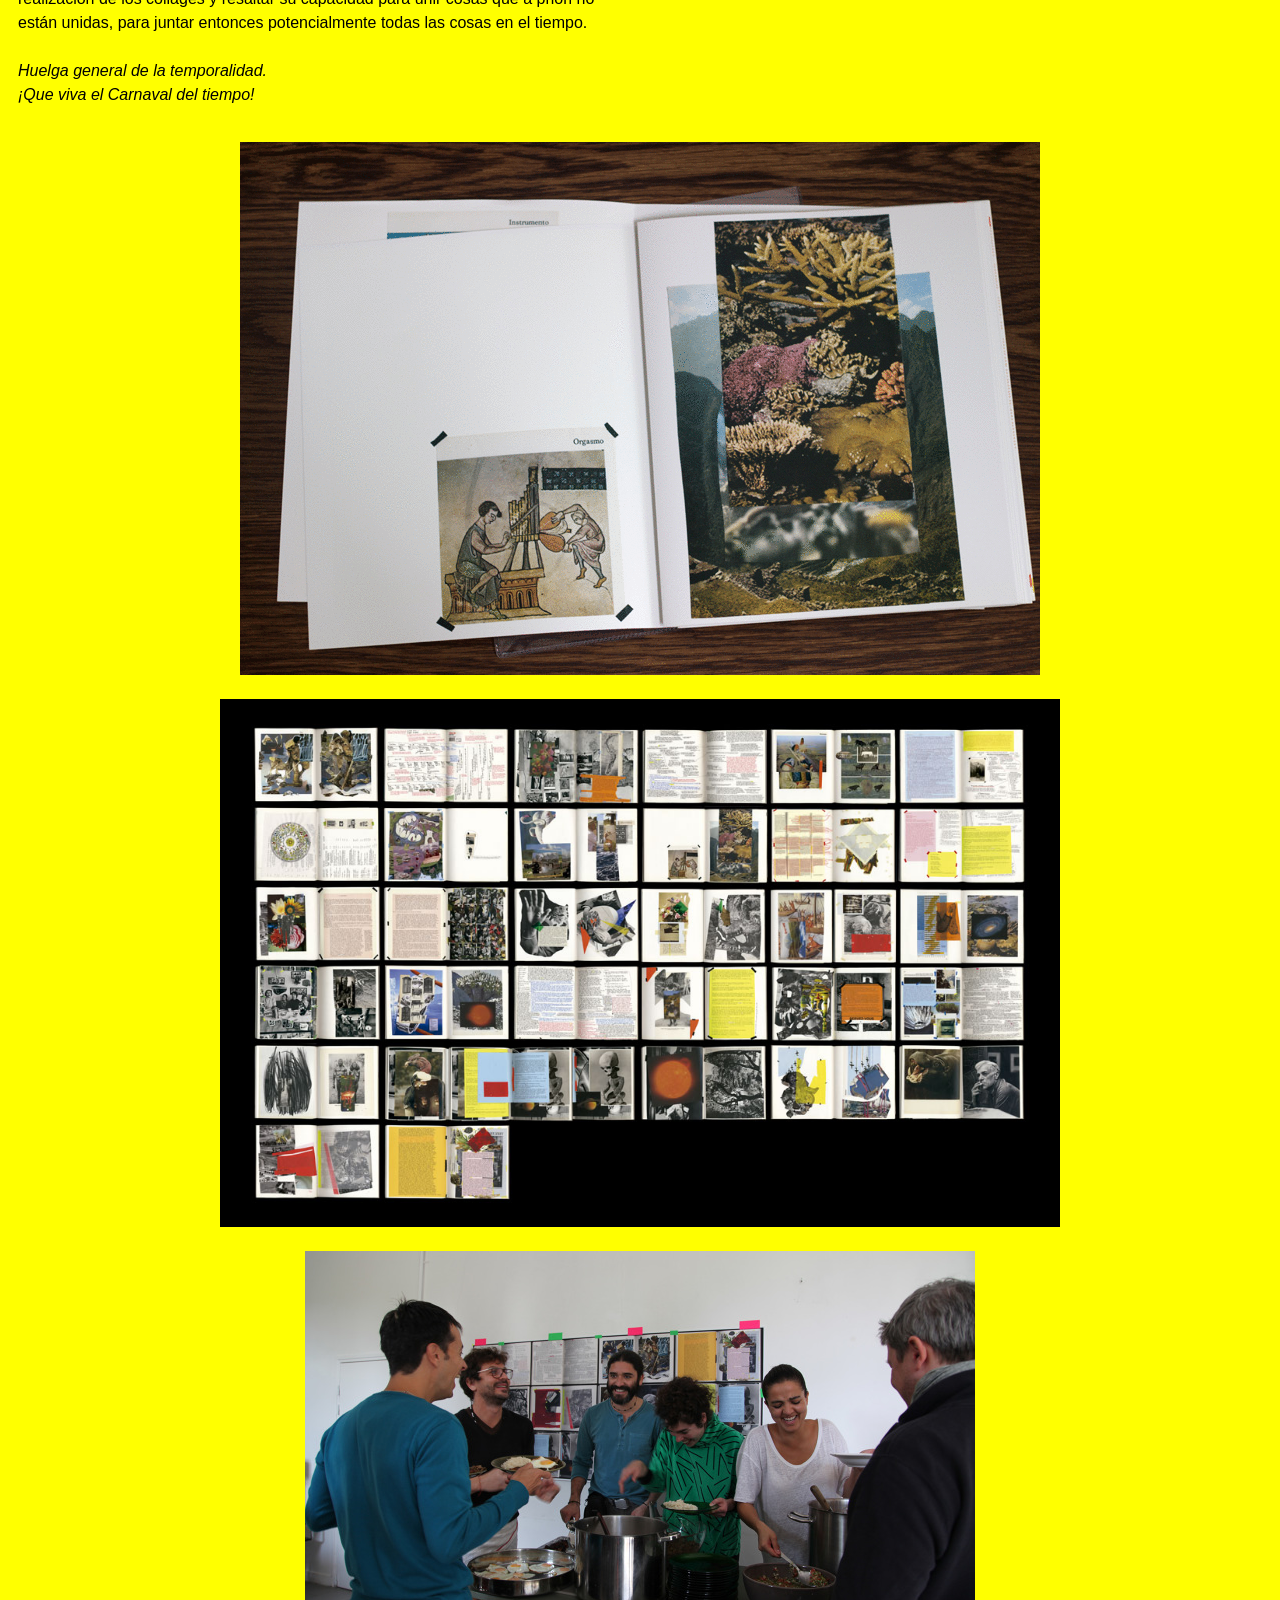
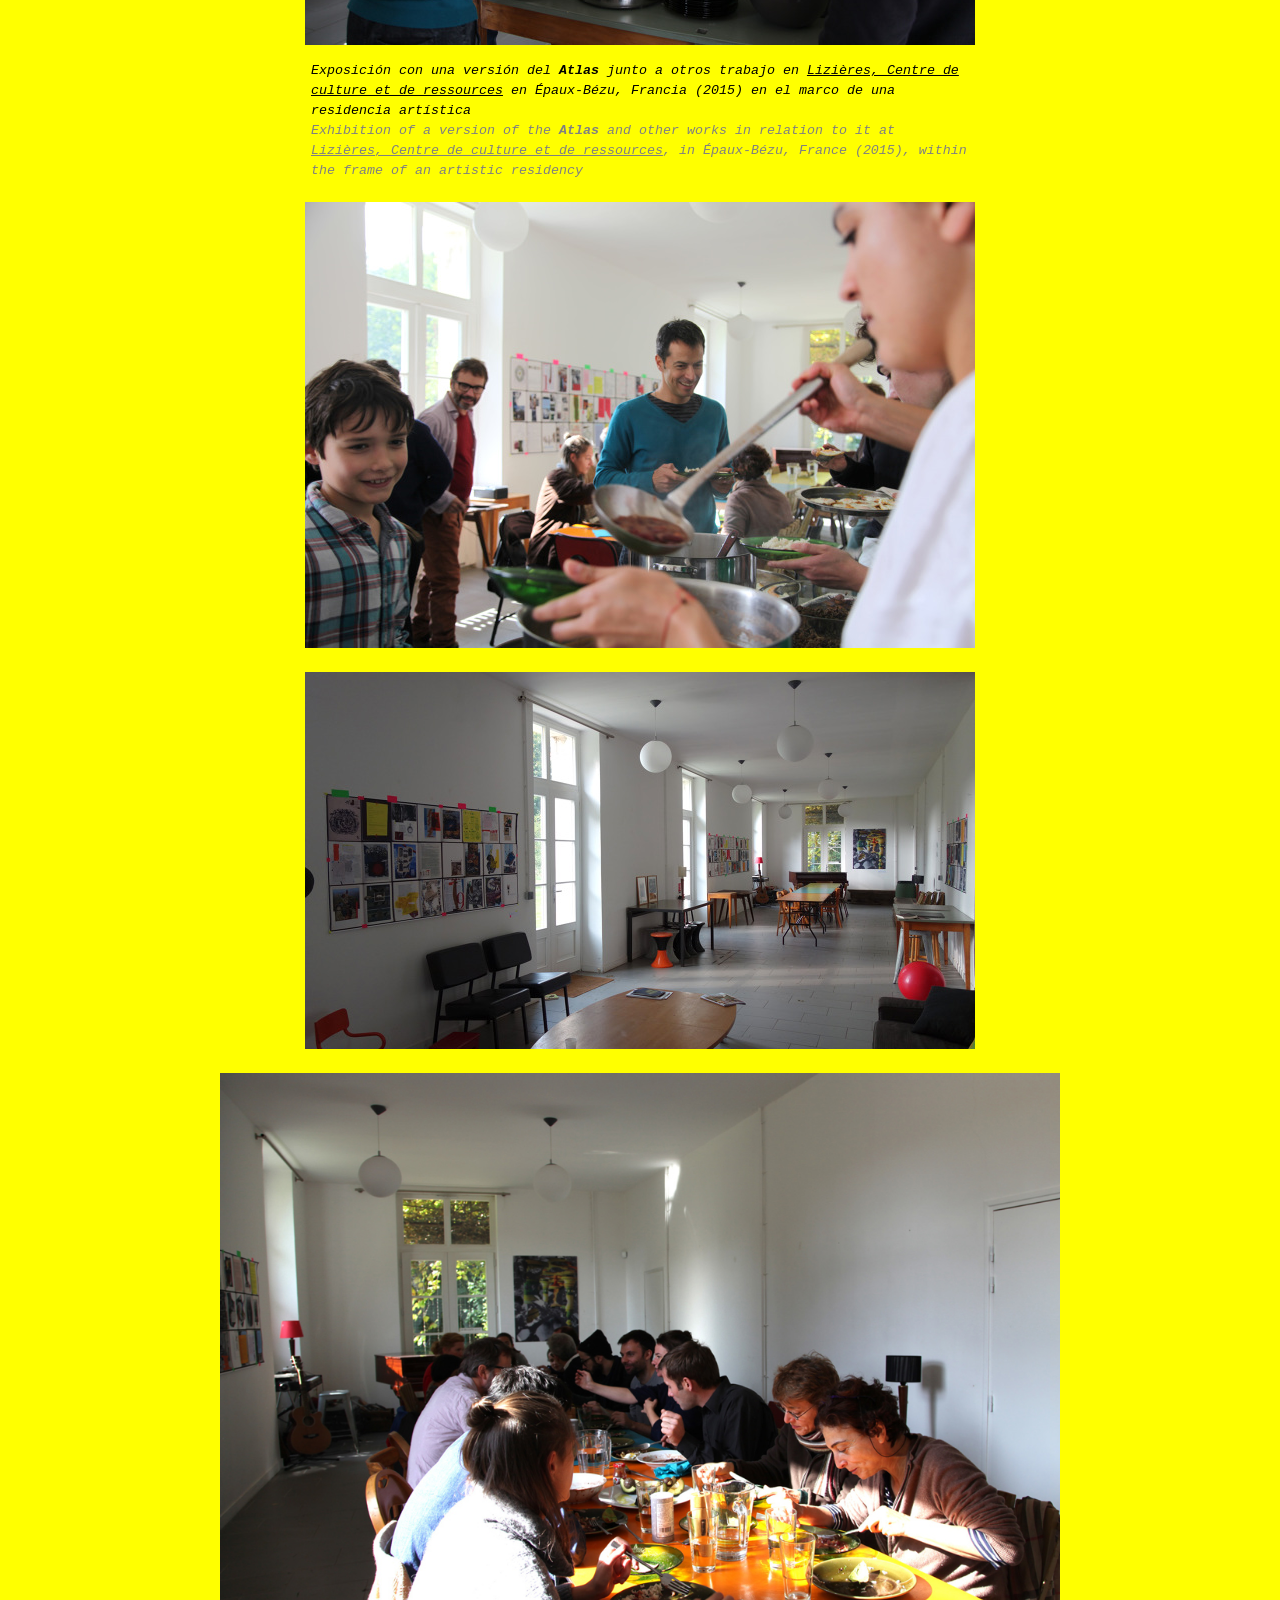
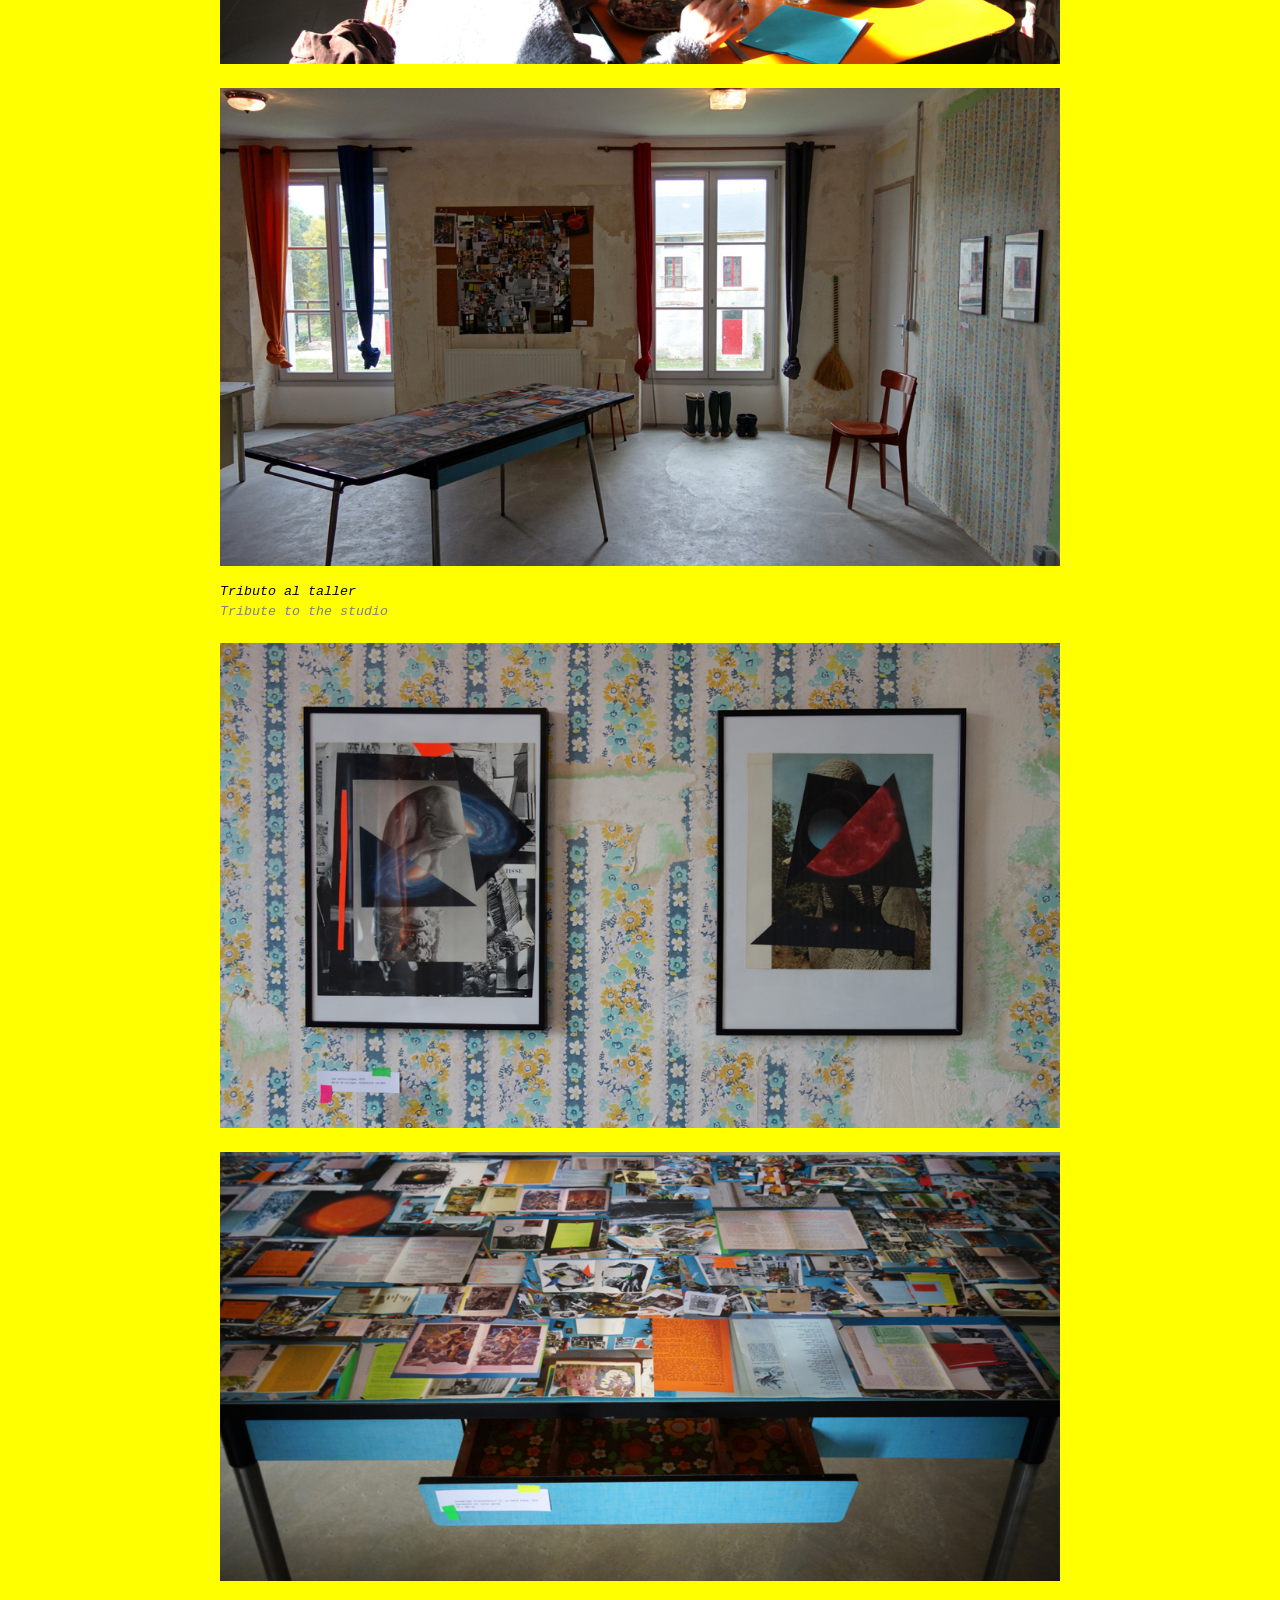
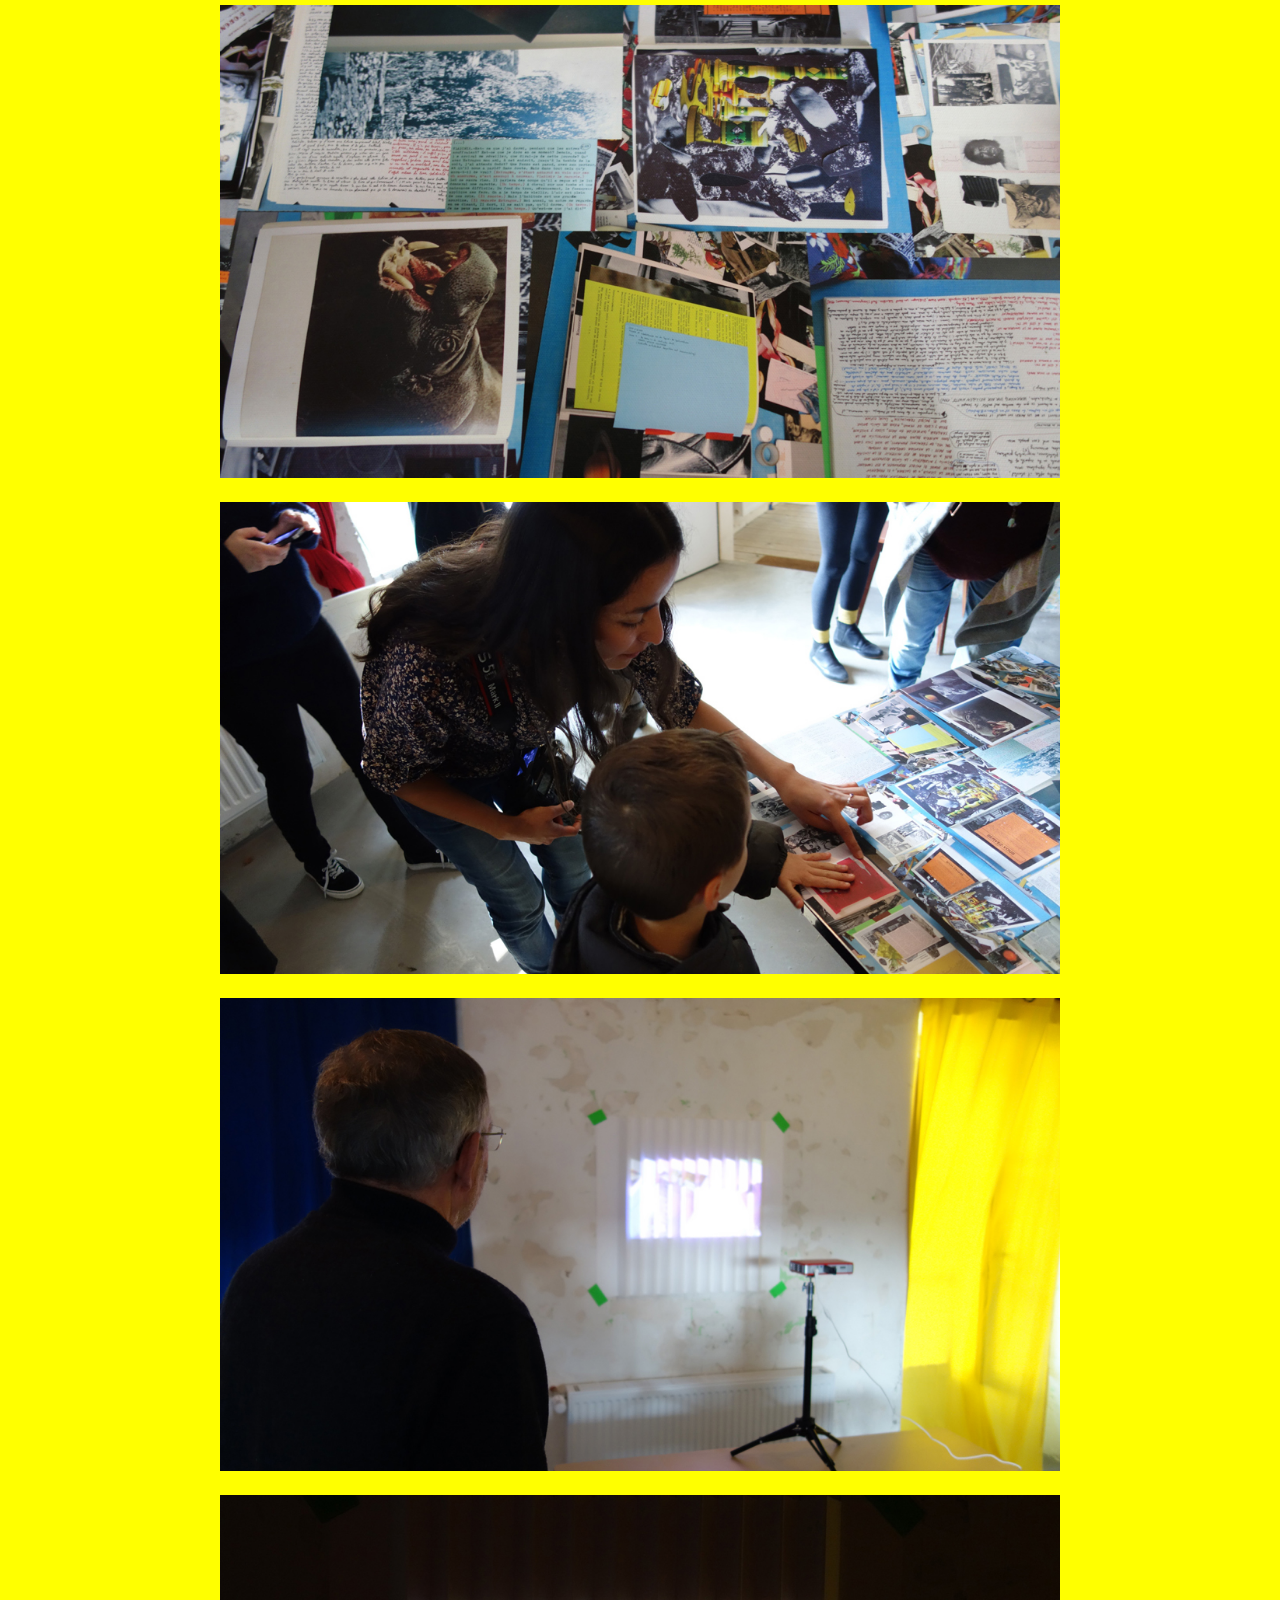
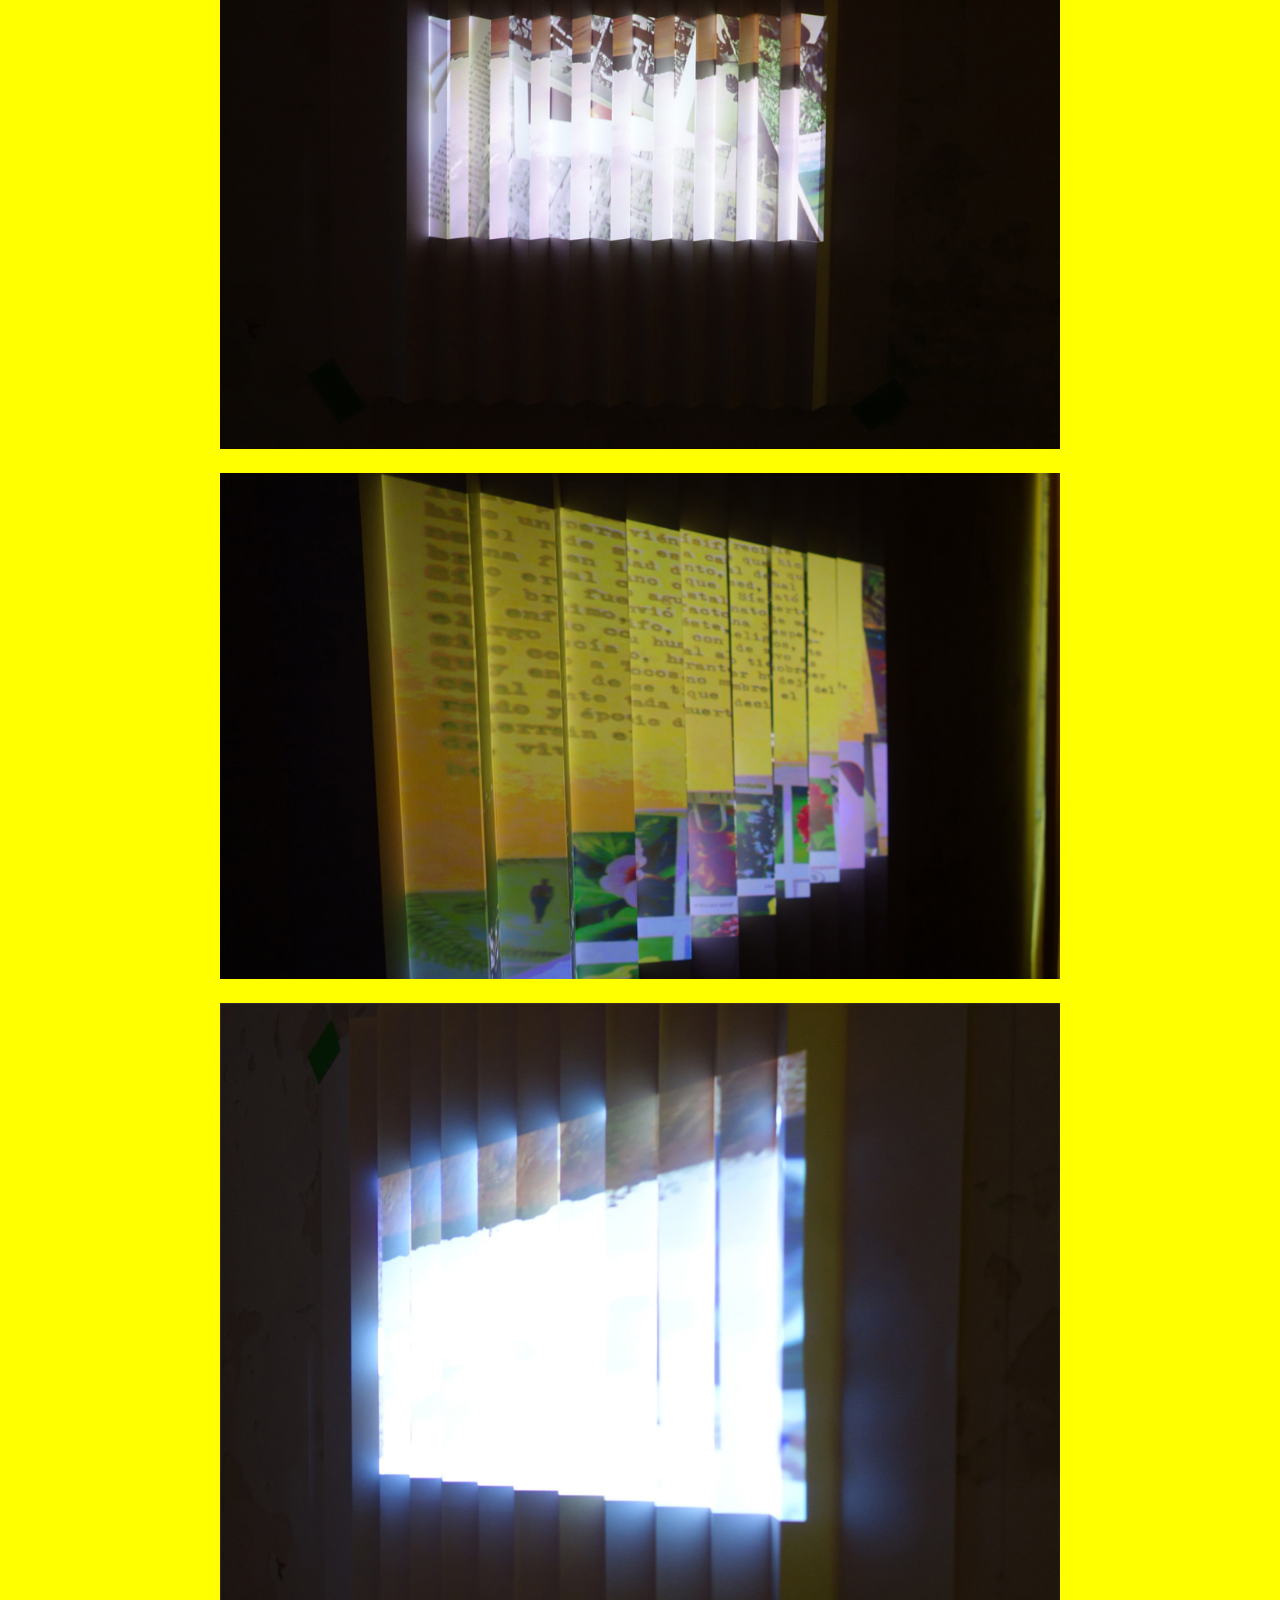
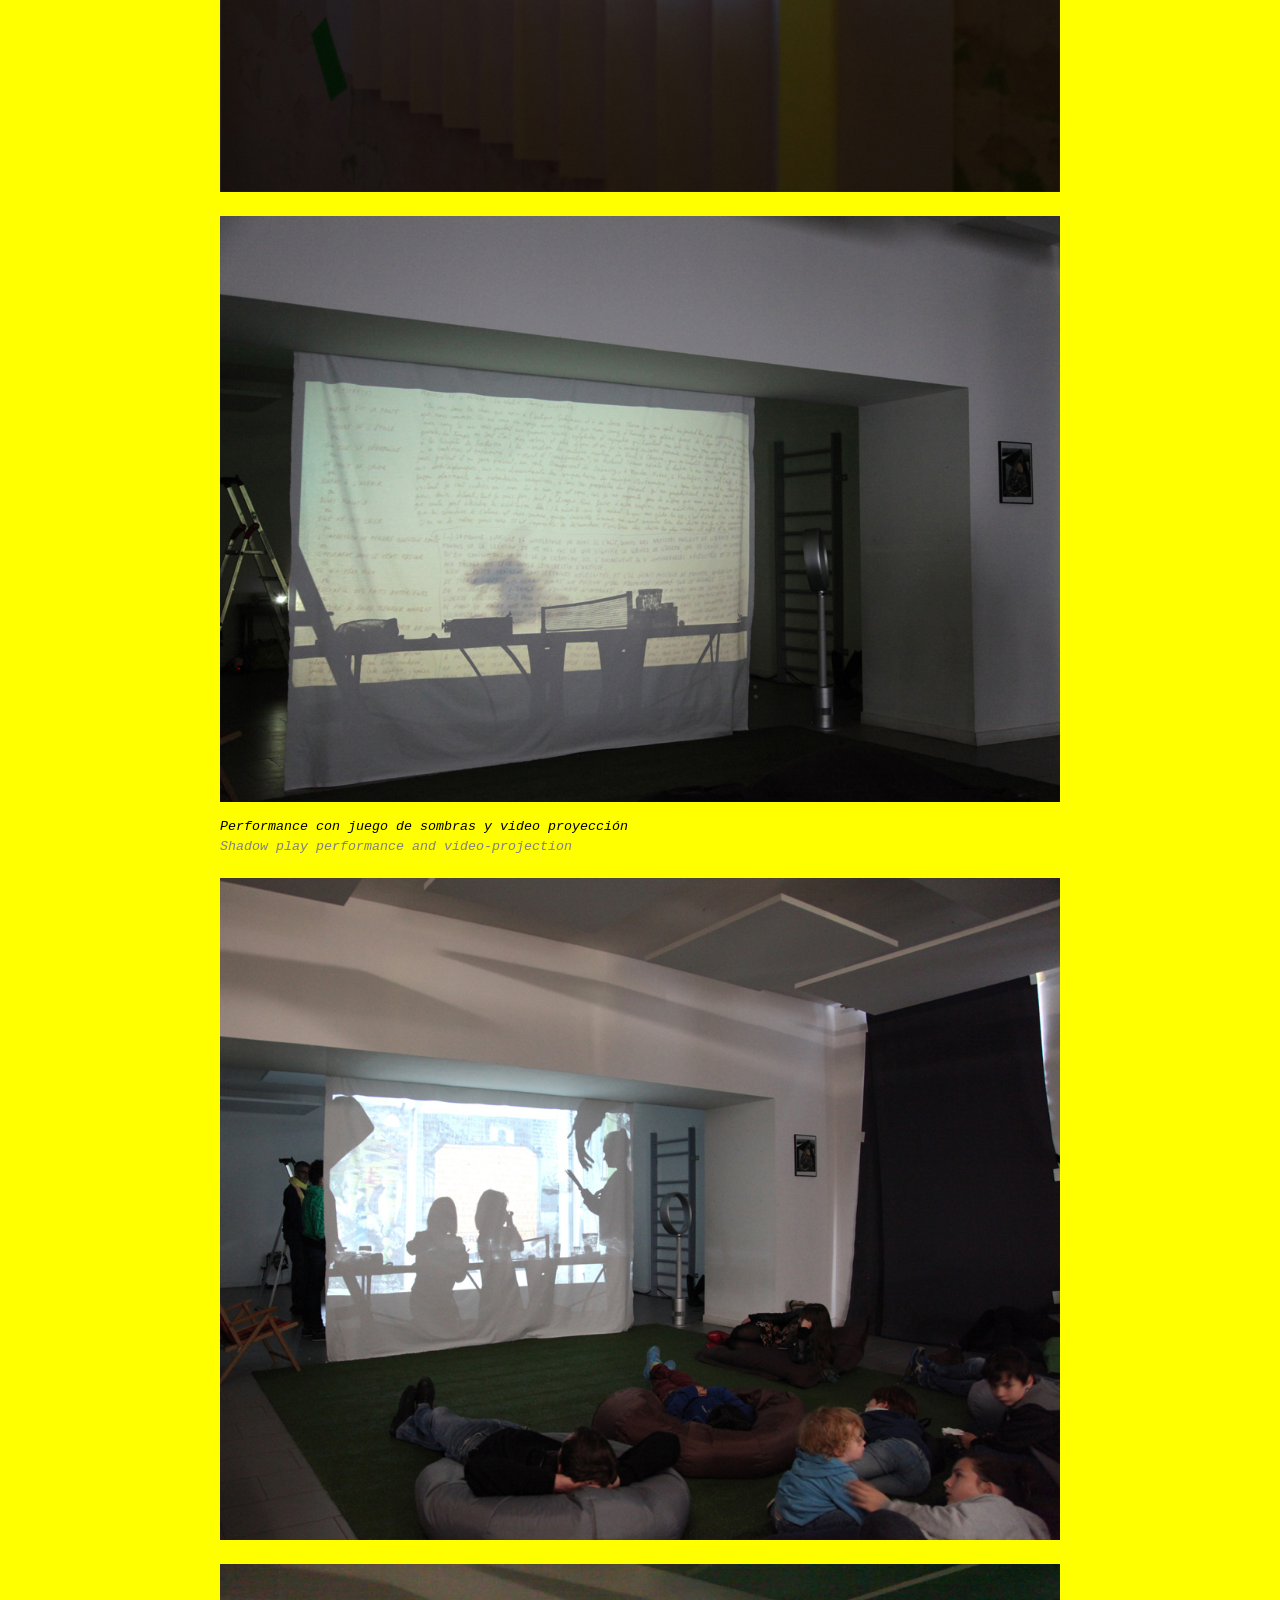
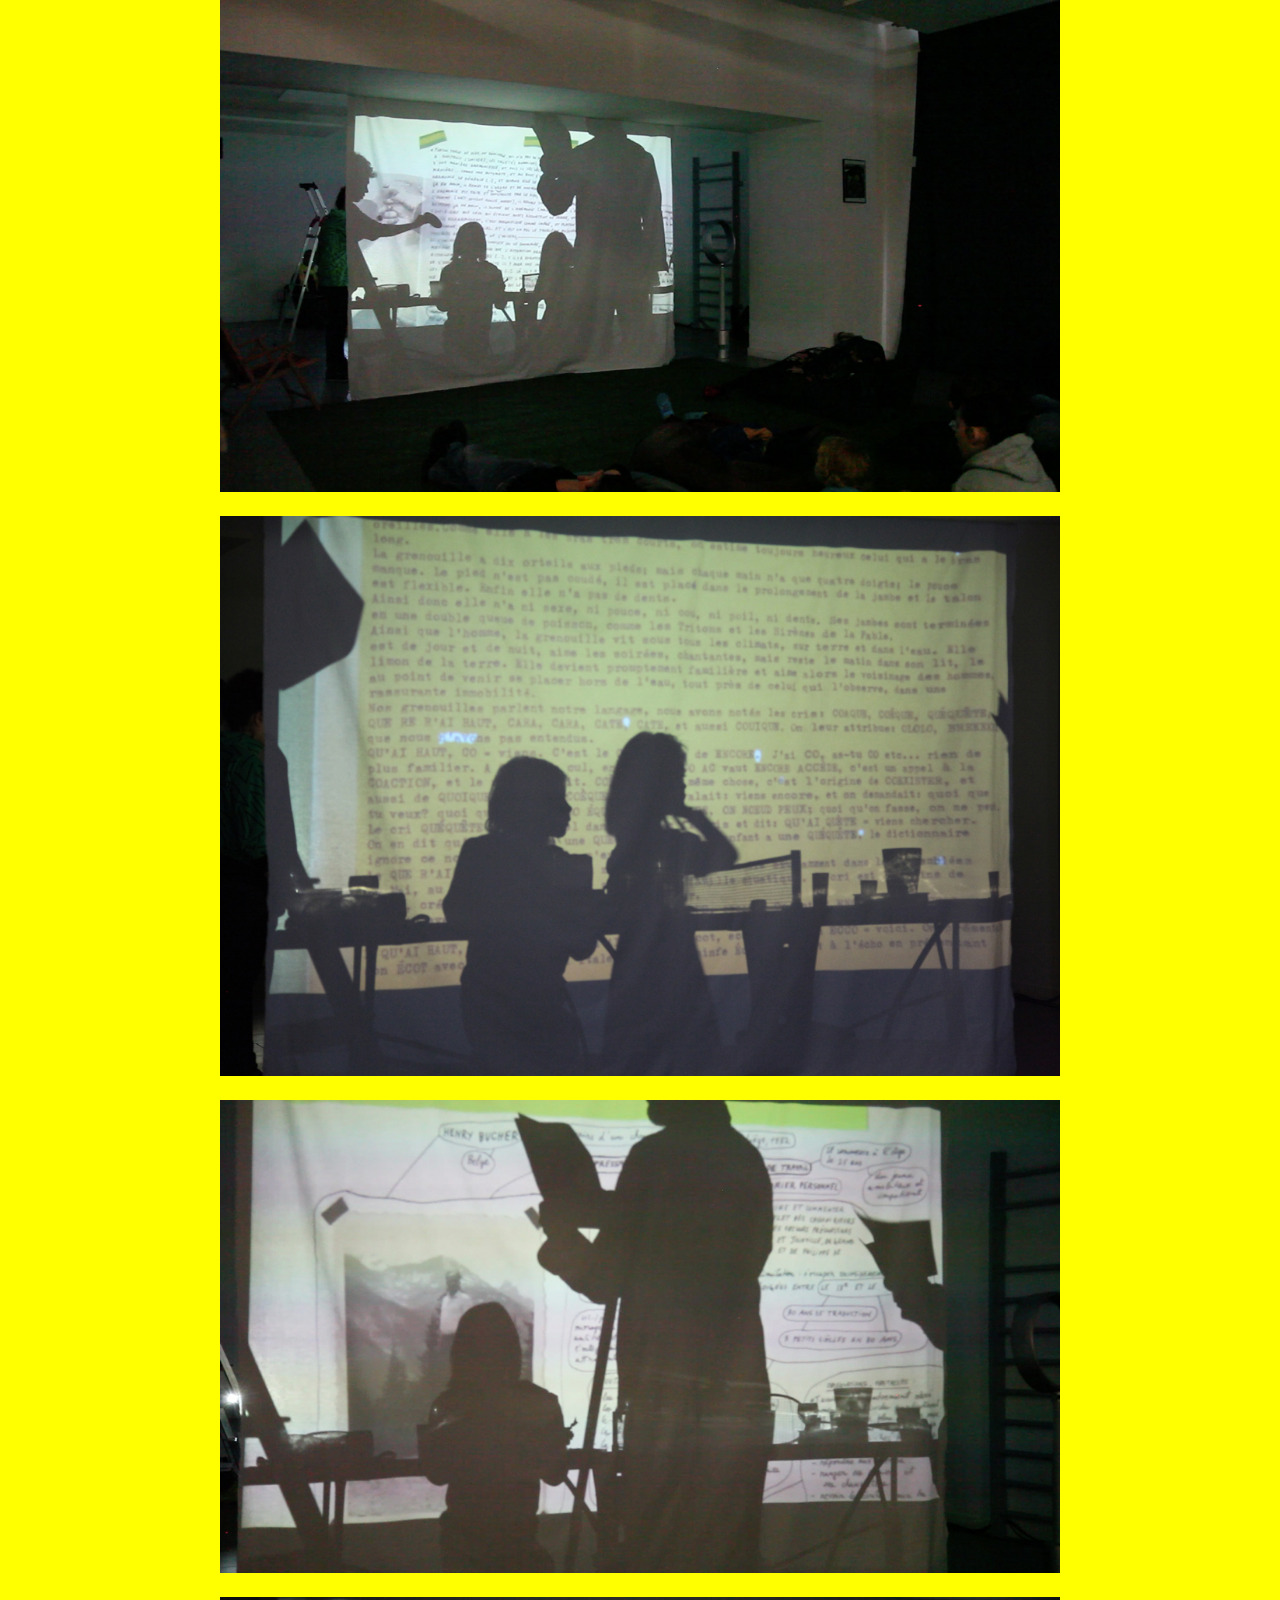
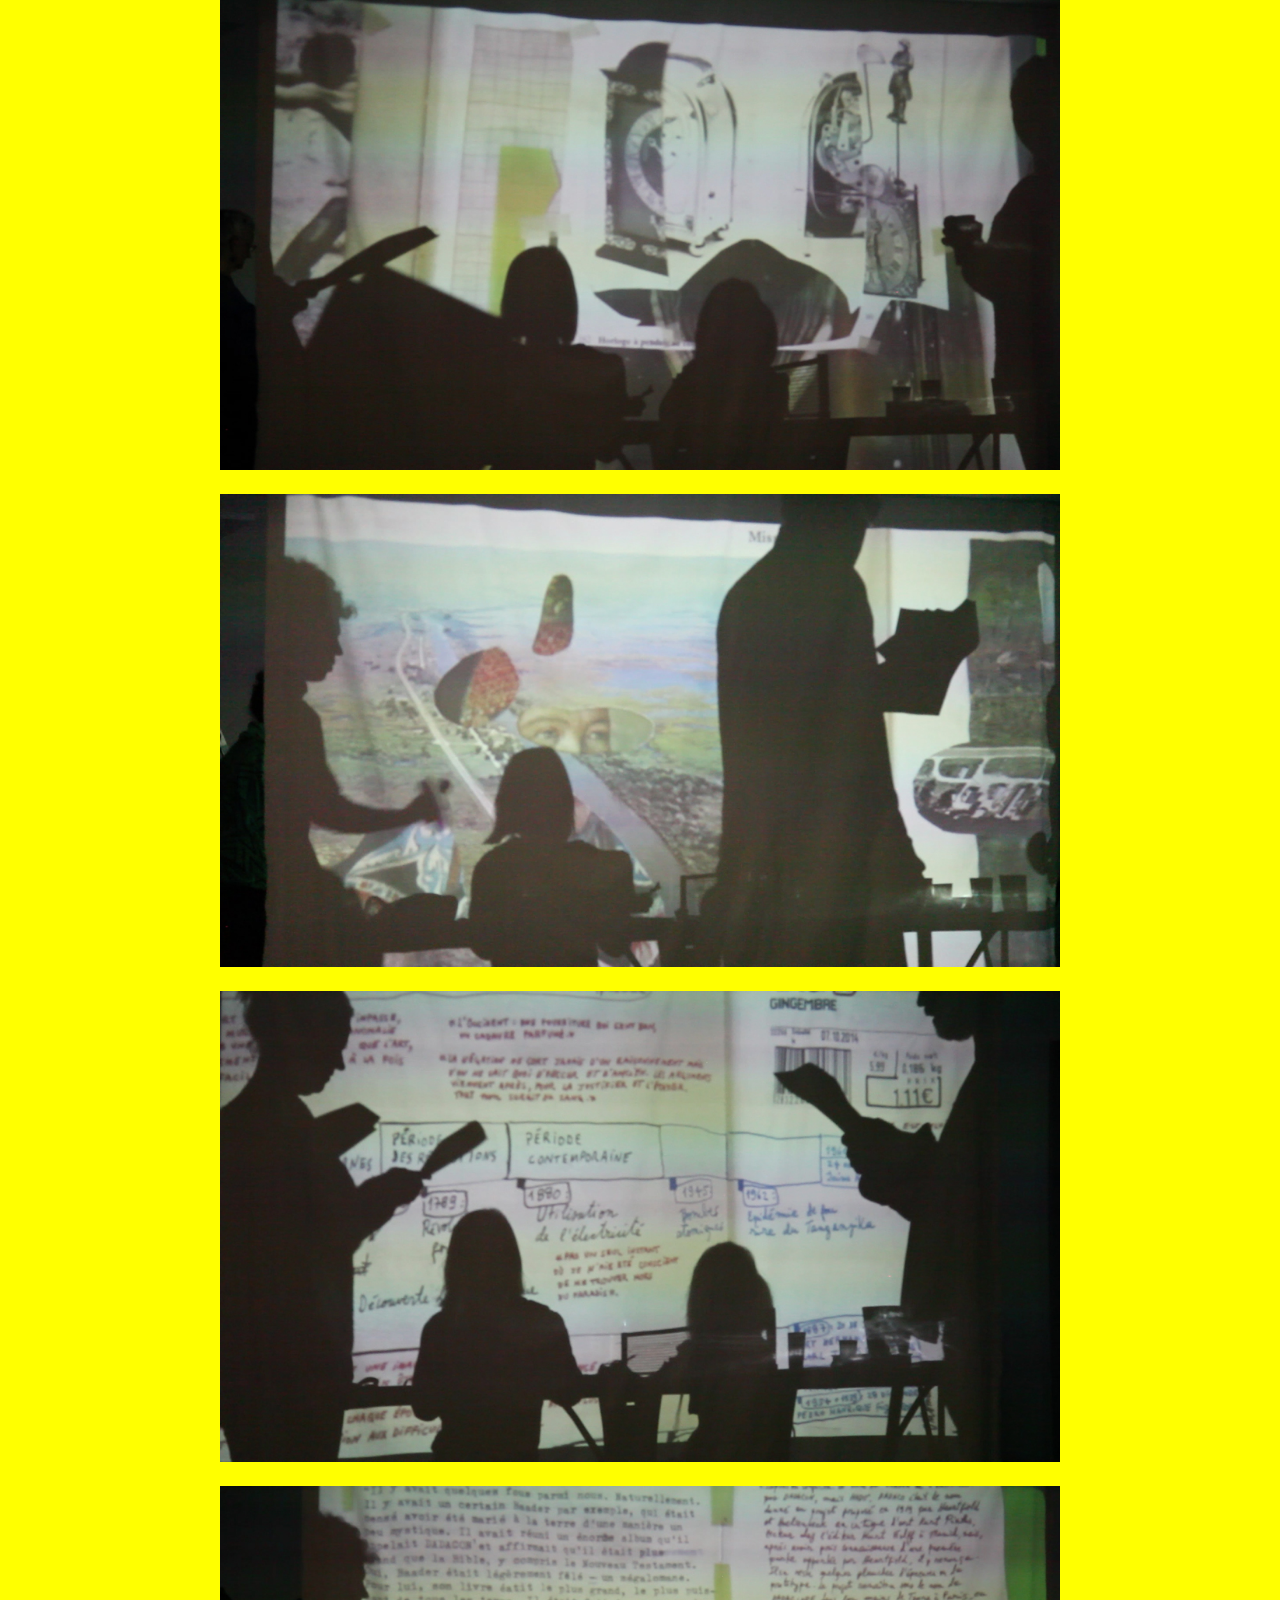
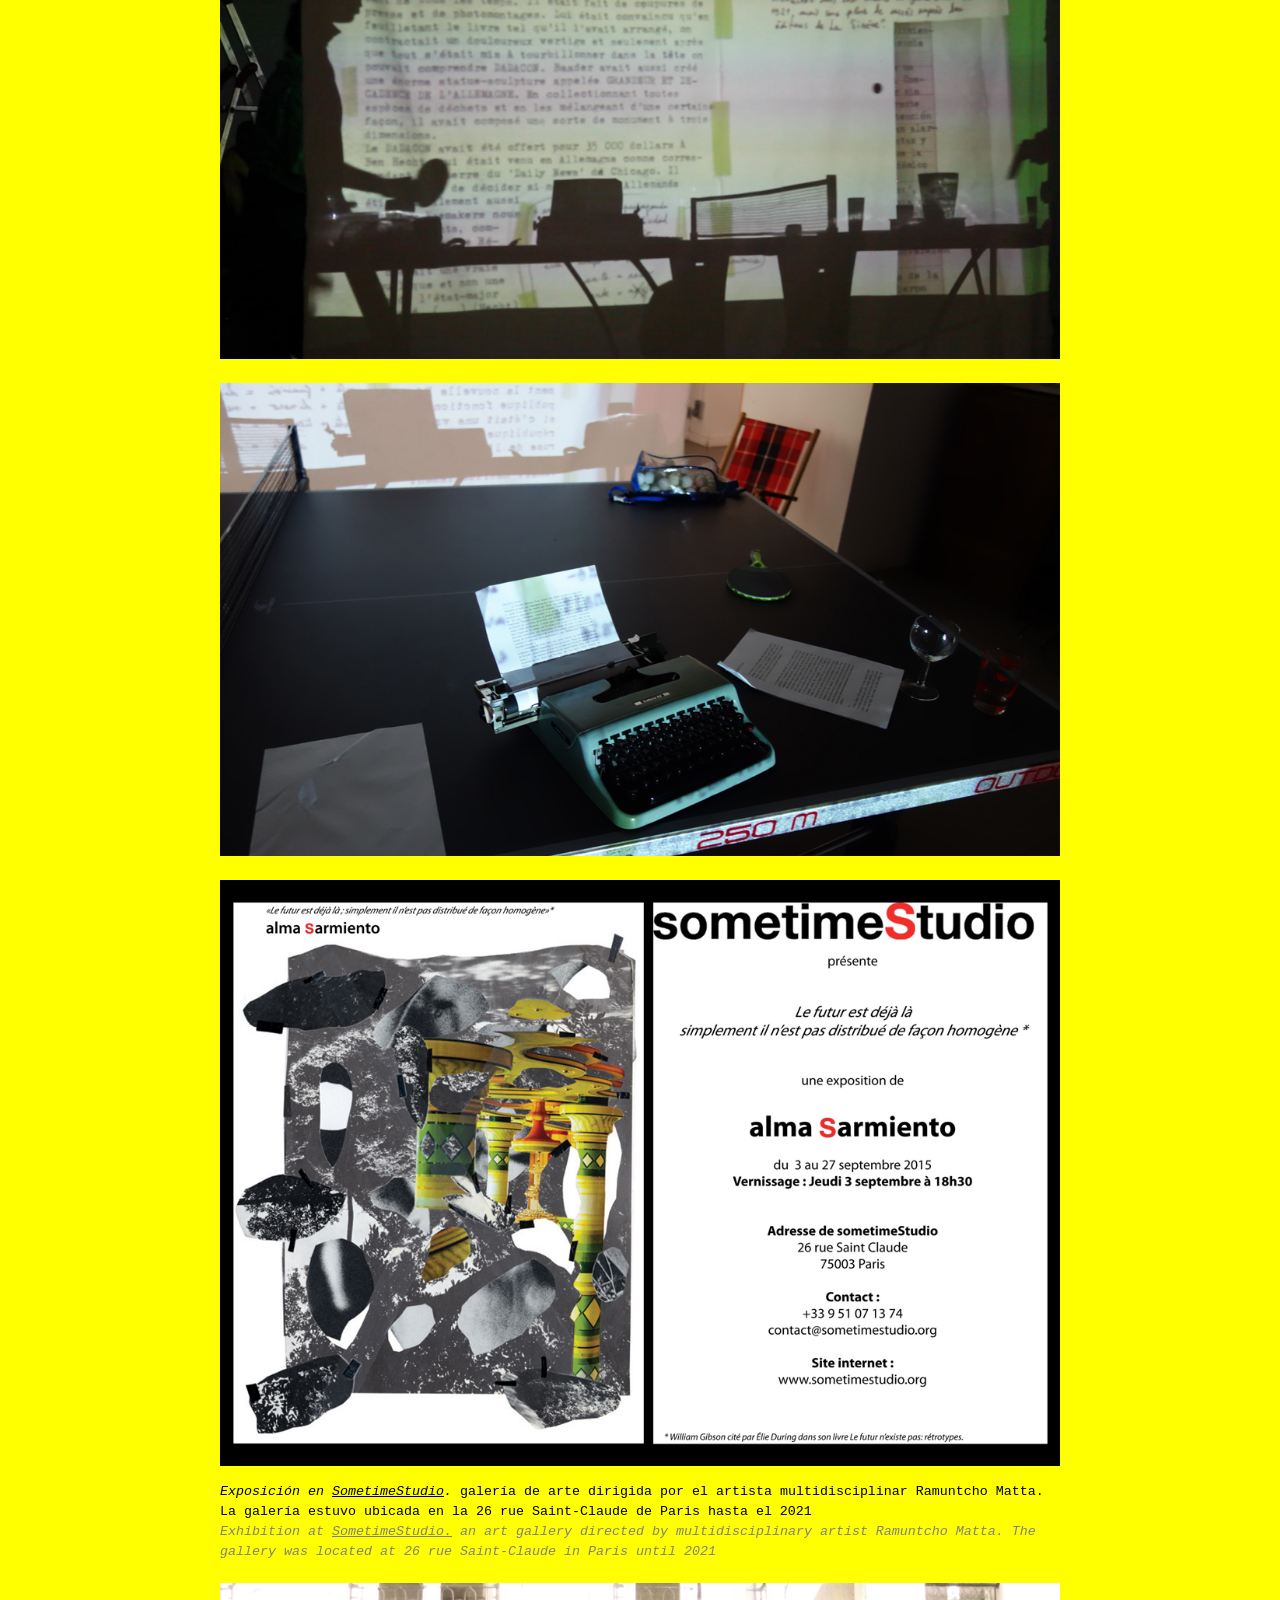
<file: 2016 atlas.html>
<!doctype html>
<html lang="en">

<head>
  <meta charset="utf-8">
  <meta name="viewport" content="width=device-width, initial-scale=1, shrink-to-fit=no">
  <link rel="stylesheet" href="style proyectos.css">


  <title>Alma Sarmiento</title>
  <link rel="icon" type="image/png" img href="imagenes/favicon.png">
</head>

<body>


 <div id="headervolador2"><p><a href="indice proyectos.html">←</a></p></div>

  </div>
  <!--comienzo contenido principal--->
  <div id=tituloproy>
    <p><b>Atlas</b></p>
  </div>
  <div>
  <div class="container">
      <div id="fichatecesp"><br><br>
            <p><b>Atlas o libro de los segundos. Enciclopedia del tiempo y del collage. Tomo I.</b><br>Programa Distrital de Estímulos 2019<br>Beca para proyectos editoriales independientes<br>45 Salón Nacional de Artistas, El Revés de la Trama, categoría Libros del Revés<br>Bogotá<br><a href="https://www.instagram.com/jardin_publicaciones/" target="_blank"><i>Jardín Publicaciones</i></a><br><br>
            Ver también: <a href="https://www.youtube.com/watch?v=21xTPQUs1ow" target="_blank"><i>El tesoro del saber: Atlas o libro de los segundos – Alma Sarmiento</i></a>
    </div>
    <div id=descripcionesp>
      <p>Esta edición es una selección de un libro más extenso que se inició hacia el año 2013 y que funcionó como el revés y el complemento de mi tesis de doctorado en artes, que propone darle una vuelta al tiempo a través del collage, desde una polifonía de saberes.
        <br><br>
      En las aceleradas sociedades occidentales contemporáneas el tiempo es como un animal en vía de extinción. No hay tiempo ni para pensar en el tiempo. Las metáforas son elocuentes. Se habla de escasez o incluso de hambruna de tiempo, como si se tratara de un recurso vital, de una materia prima o de una fuente de energía no renovable. Aquellos que poseen ese recurso están salvados; los otros, condenados a naufragar en los torbellinos de la globalización y sus productos derivados (Internet, los transportes rápidos, la política neocapitalista…). No faltan las voces de protesta, y las críticas hacia la «civilización del reloj» proliferan. 
      <br><br>
Este libro-atlas-enciclopedia es el prototipo de una máquina para explorar el tiempo, desfamiliarizarnos de él, <i>desfuturizar</i> nuestras angustias y reinventar el porvenir. <br><br>
Inventar una nueva relación con el tiempo supone reinventarlo todo. Como dice Giorgio Agamben en su libro Infancia e historia, toda cultura es antes que nada una experiencia del tiempo específica, y no existe una cultura nueva sin una transformación de esta experiencia. Del mismo modo, el primer objetivo de una verdadera revolución no consiste pura y simplemente en «cambiar el mundo», sino también, y sobre todo, en «cambiar el tiempo».
<br><br>
El collage —técnica y personaje principal de este proyecto— tiene la particularidad de permitir la coexistencia de temporalidades heterogéneas en un mismo tiempo y espacio. Le enseña al tiempo a desaprenderse y a desprenderse de los conceptos de continuidad, linealidad y homogeneidad que se le atribuyen generalmente. El collage crea así una sintaxis creativa de la discontinuidad. Estamos ante un lenguaje agramatical, la lengua de un pueblo anónimo que permite decir con imágenes lo que sería censurado en palabras. Permite también visualizar lo que simplemente no se puede decir o no se sabe decir, o más bien, permite visualizar aquello para lo que aún no se han inventado las palabras adecuadas. Máquina para ver y pensar, el collage lanza una tormenta de truenos sobre la arquitectura temporal que nos rodea.
<br><br>
De las múltiples acepciones de la palabra <i>atlas</i> (el titán griego que sostiene la bóveda celeste), este libro-atlas-enciclopedia alude al manual de planchas móviles que representan mapas o contienen imágenes. También se inspira en el trabajo de Aby Warburg, psico-historiador y psico-collagista de la cultura occidental, creador del famoso <i>Atlas Mnemosyne</i> (1927-1929), cuyos principios movedizos nos enseñan, de manera inagotable, nuevas relaciones entre las imágenes y las palabras.
<br><br>
Las planchas de este Atlas de los segundos son móviles y no tienen un orden predeterminado. No hay un índice fijo: lectores y lectoras están invitadas a construir e inventar sus propias condiciones de lectura y a practicar así una forma de montaje o de edición. Los pedazos de cinta pegante visibles y de colores fuertes que ayudan a construir varios collages, aluden, en un sentido amplio, a esa posibilidad de editar el orden del libro y, más específicamente, a la antigua edición cinematográfica, que dependía totalmente de ellos para unir los pedazos del material en bruto que componían las películas. Asimismo, intentan poner en evidencia el proceso de realización de los collages y resaltar su capacidad para unir cosas que a priori no están unidas, para juntar entonces potencialmente todas las cosas en el tiempo.
<br><br>
  <i>Huelga general de la temporalidad.<br>
  ¡Que viva el Carnaval del tiempo!</i>

</p>
    </div>
    <div id="fichateceng"><br><br>
           <p><b>Atlas or Book of Seconds. Encyclopedia of Time and Collage. Volume I.</b><br>
            Programa Distrital de Estímulos 2019<br>Grant for Independent Editorial Projects<br>45th National Artists’ Salon, El Revés de la Trama, “Libros del Revés” category<br>Bogotá<br><a href="https://www.instagram.com/jardin_publicaciones/" target="_blank"><i>Jardín Publicaciones.</i></a><br><br>
            Addditional info at: <a href="https://www.youtube.com/watch?v=21xTPQUs1ow" target="_blank"><i>El tesoro del saber: Atlas o libro de los segundos – Alma Sarmiento</i></a>
    </div>
    <div id=descripcioneng>
      <p>This edition is a selection from a larger book that began around 2013 and served as the reverse side and complement to my doctoral thesis in art, which proposes turning time upside down through collage, from a polyphony of knowledges.<br><br>
      In the accelerated societies of the contemporary West, time has become like an endangered species. There is no time—not even to think about time. The metaphors are eloquent: we speak of time scarcity, even time famine, as if it were a vital resource, a raw material, or a non-renewable source of energy. Those who possess it are saved; the others, condemned to drift in the whirlpools of globalization and its derivative products (the Internet, fast transportation, neoliberal politics…). Voices of protest are not lacking, and criticism of the “civilization of the clock” proliferates.
      <br><br>
This book–atlas–encyclopedia is a prototype of a machine for exploring time, for defamiliarizing ourselves from it, for <i>de-futuring</i> our anxieties, and for reinventing the future.
Inventing a new relationship with time entails reinventing everything. As Giorgio Agamben writes in <i>Infancy and History</i>, every culture is, above all, a specific experience of time, and no new culture can exist without a transformation of that experience. Likewise, the first aim of a true revolution is not simply to “change the world,” but above all, to “change time.”<br><br>
Collage—the main technique and protagonist of this project—has the unique ability to allow heterogeneous temporalities to coexist in the same space and moment. It teaches time to unlearn itself, to detach from the concepts of continuity, linearity, and homogeneity generally attributed to it. Collage thus creates a creative syntax of discontinuity. We are faced with an ungrammatical language, the tongue of an anonymous people, allowing us to say with images what would otherwise be censored in words. It also makes visible what cannot—or cannot yet—be said, or better yet, what still lacks the words to be spoken. As a machine for seeing and thinking, collage unleashes a thunderstorm upon the temporal architecture that surrounds us.<br><br>
Of the many meanings of the word <i>atlas</i> (the Greek titan who holds up the celestial vault), this book–atlas–encyclopedia refers to the manual of movable plates that represent maps or contain images. It is also inspired by the work of Aby Warburg, psycho-historian and psycho-collagist of Western culture, creator of the famous <i>Mnemosyne Atlas</i> (1927–1929), whose ever-shifting principles teach us, endlessly, new relationships between images and words.<br><br>
The plates in this Atlas of Seconds are movable and have no predetermined order. There is no fixed index: readers are invited to build and invent their own conditions of reading, and in doing so, to practice a form of montage or editing. The visible, brightly colored pieces of tape that hold several collages together allude, in a broad sense, to this possibility of editing the order of the book, and more specifically, to the early days of film editing, which relied entirely on such tape to join the raw fragments that made up a film. They also seek to make visible the process behind the collages and to highlight their power to bring together things that are not, at first sight, connected—to potentially join all things in time.<br><br>

<i>General Strike of Temporality.<br>
Long live the Carnival of Time!</i>
</p>
    </div>


    <div id="espaciofotos">
<img src="imagenes/2016 atlas/1.gif"><br>

      <img src="imagenes/2016 atlas/41.jpg"><br>

<img src="imagenes/2016 atlas/2.jpg" ><br>
      <p id="piedefoto" style= "max-width: 658px;"><i>Exposición con una versión del <b>Atlas</b> junto a otros trabajo en <a href="https://www.lizieres.org/" target="_blank"><i> Lizières, Centre de culture et de ressources</i></a> en Épaux-Bézu, Francia (2015) en el marco de una residencia artística </i><br><font style="color: gray;"><i>Exhibition of a version of the <b>Atlas</b> and other works in relation to it at <a href="https://www.lizieres.org/" target="_blank"><i> Lizières, Centre de culture et de ressources</i></a>, in Épaux-Bézu, France (2015), within the frame of an artistic residency</i></font></i></p>

       <img src="imagenes/2016 atlas/3.jpg"><br>

      <img src="imagenes/2016 atlas/4.jpg"><br>

      <img src="imagenes/2016 atlas/5.jpg"><br>

      <img src="imagenes/2016 atlas/6.jpg"><br>
      <p id="piedefoto"style= "max-width: 1070px;"><i>Tributo al taller</i><br><font style="color: gray;"><i>Tribute to the studio</i></font></i></p>

      
      <img src="imagenes/2016 atlas/7.jpg"><br>

      <img src="imagenes/2016 atlas/8.jpg"><br>

      <img src="imagenes/2016 atlas/9.jpg"><br>

      <img src="imagenes/2016 atlas/10.jpg"><br>

      <img src="imagenes/2016 atlas/11.jpg"><br>

      <img src="imagenes/2016 atlas/12.jpg"><br>

      <img src="imagenes/2016 atlas/13.jpg"><br>

      <img src="imagenes/2016 atlas/14.jpg"><br>

      <img src="imagenes/2016 atlas/15.jpg"><br>
      <p id="piedefoto" style= "max-width: 1070px;"><i>Performance con juego de sombras y video proyección</i><br><font style="color: gray;"><i>Shadow play performance and video-projection
</i></font></i></p>

      <img src="imagenes/2016 atlas/16.jpg"><br>

      <img src="imagenes/2016 atlas/17.jpg"><br>

      <img src="imagenes/2016 atlas/18.jpg"><br>

      <img src="imagenes/2016 atlas/19.jpg"><br>

      <img src="imagenes/2016 atlas/20.jpg"><br>

      <img src="imagenes/2016 atlas/21.jpg"s><br>

      <img src="imagenes/2016 atlas/22.jpg"s><br>

      <img src="imagenes/2016 atlas/23.jpg"><br>

      <img src="imagenes/2016 atlas/24.jpg"><br> 

      <img src="imagenes/2016 atlas/25.jpg"><br> 
       <p id="piedefoto" style= "max-width: 1070px;"><i>Exposición en <a href="http://sometimestudio.org/" target="_blank"><i>SometimeStudio</i></a>.</i> galería de arte dirigida por el artista multidisciplinar Ramuntcho Matta. La galería estuvo ubicada en la 26 rue Saint-Claude de Paris hasta el 2021</i><br><font style="color: gray;"><i>Exhibition at <a href="http://sometimestudio.org/" target="_blank"><i>SometimeStudio.</a></i> an art gallery directed by multidisciplinary artist Ramuntcho Matta. The gallery was located at 26 rue Saint-Claude in Paris until 2021</a>
</i></font></i></p>

      <img src="imagenes/2016 atlas/26.jpg"><br> 

      <img src="imagenes/2016 atlas/27.jpg"><br> 

      <img src="imagenes/2016 atlas/28.jpg"><br> 

      <img src="imagenes/2016 atlas/29.jpg"><br> 

      <img src="imagenes/2016 atlas/30.jpg"><br> 

      <img src="imagenes/2016 atlas/31.gif"><br> 

      <img src="imagenes/2016 atlas/32.jpg"><br> 
      <p id="piedefoto" style= "max-width: 1070px;"><i>Exposición en el Lycée Jean de La Fontaine</i><br><font style="color: gray;"><i>Exhibition at Jean de la Fontaine School
</i></font></i></p>

      <img src="imagenes/2016 atlas/33.jpg"><br> 

       <img src="imagenes/2016 atlas/34.jpg"><br> 

      <img src="imagenes/2016 atlas/35.jpg"><br> 

       <img src="imagenes/2016 atlas/36.jpg"><br> 

       <img src="imagenes/2016 atlas/37.jpg"><br> 

      <img src="imagenes/2016 atlas/38.jpg"><br> 

       <img src="imagenes/2016 atlas/39.jpg"><br> 

       <img src="imagenes/2016 atlas/40.jpg"><br> 

         <br>




  </div>

</div>

  <!--comienzo footer--->

  <!--esto lo pegué y no sé que es--->
</body>

</html>
</file>
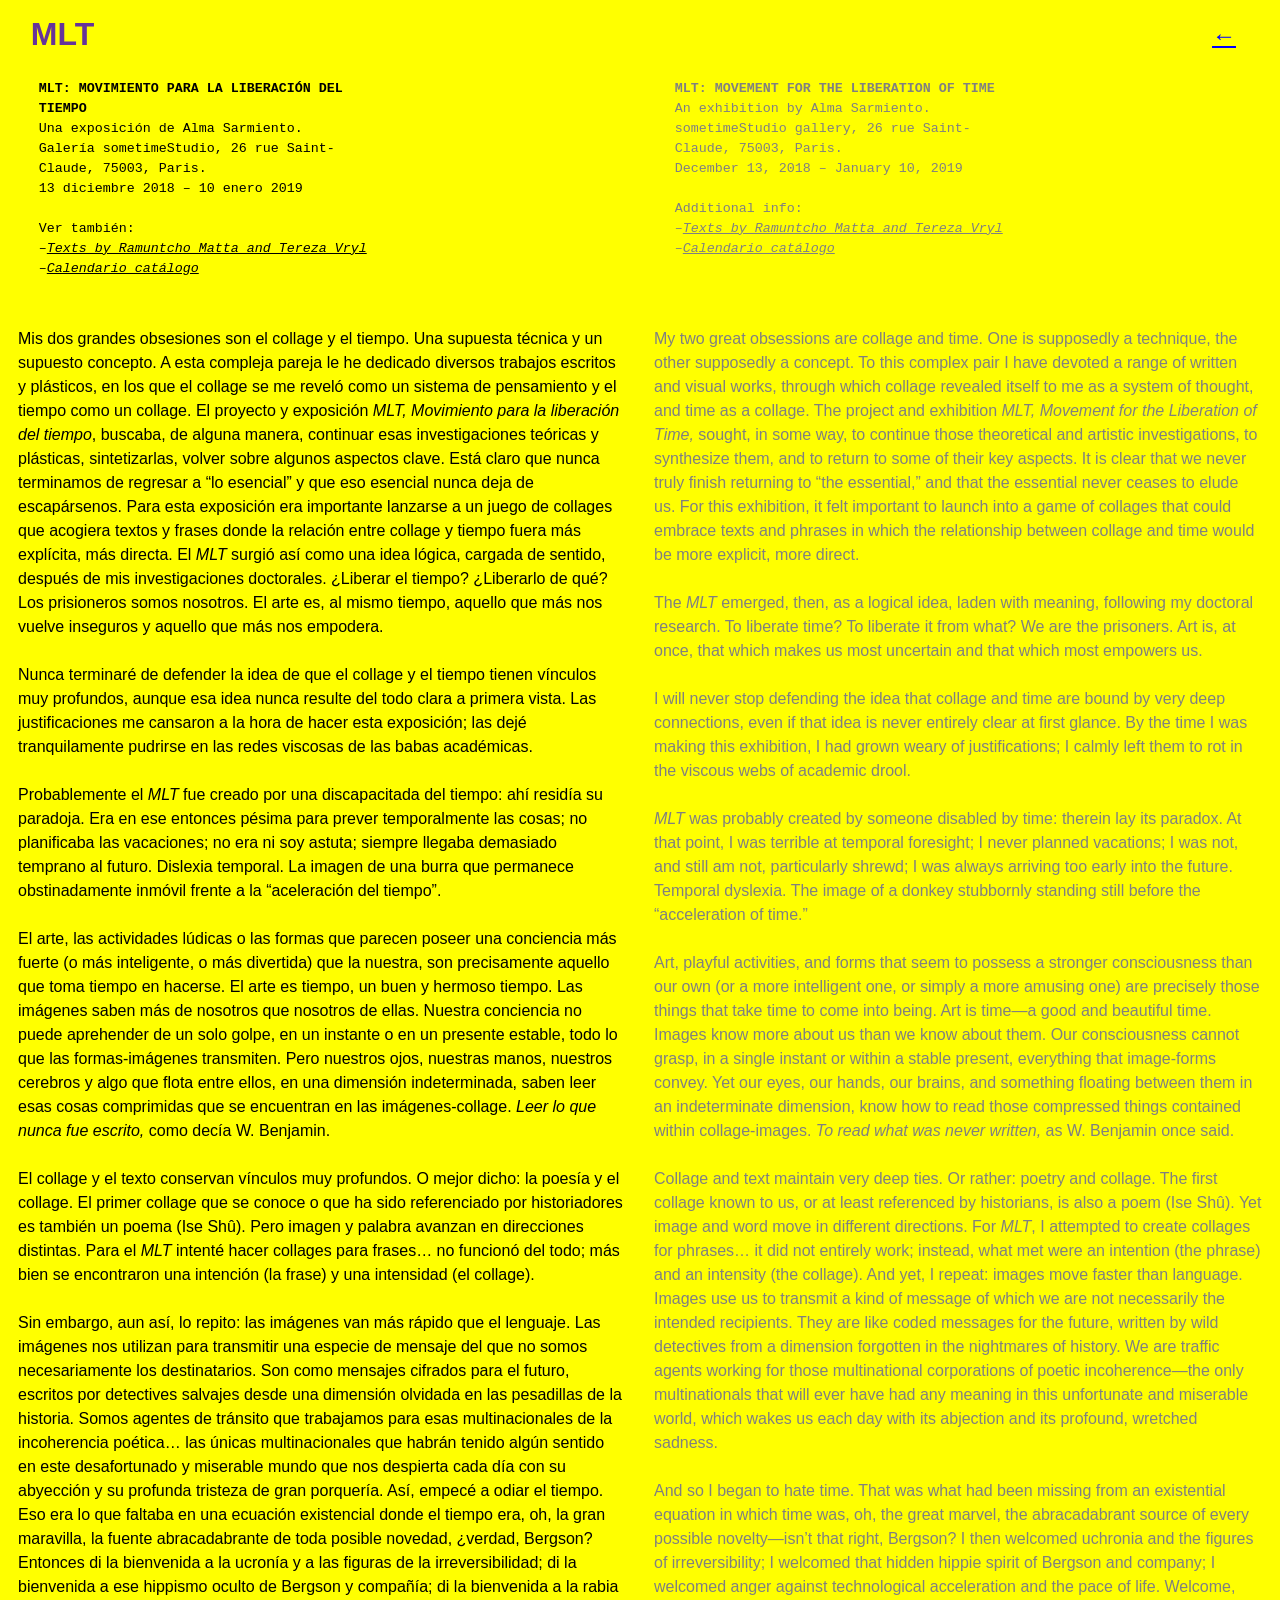
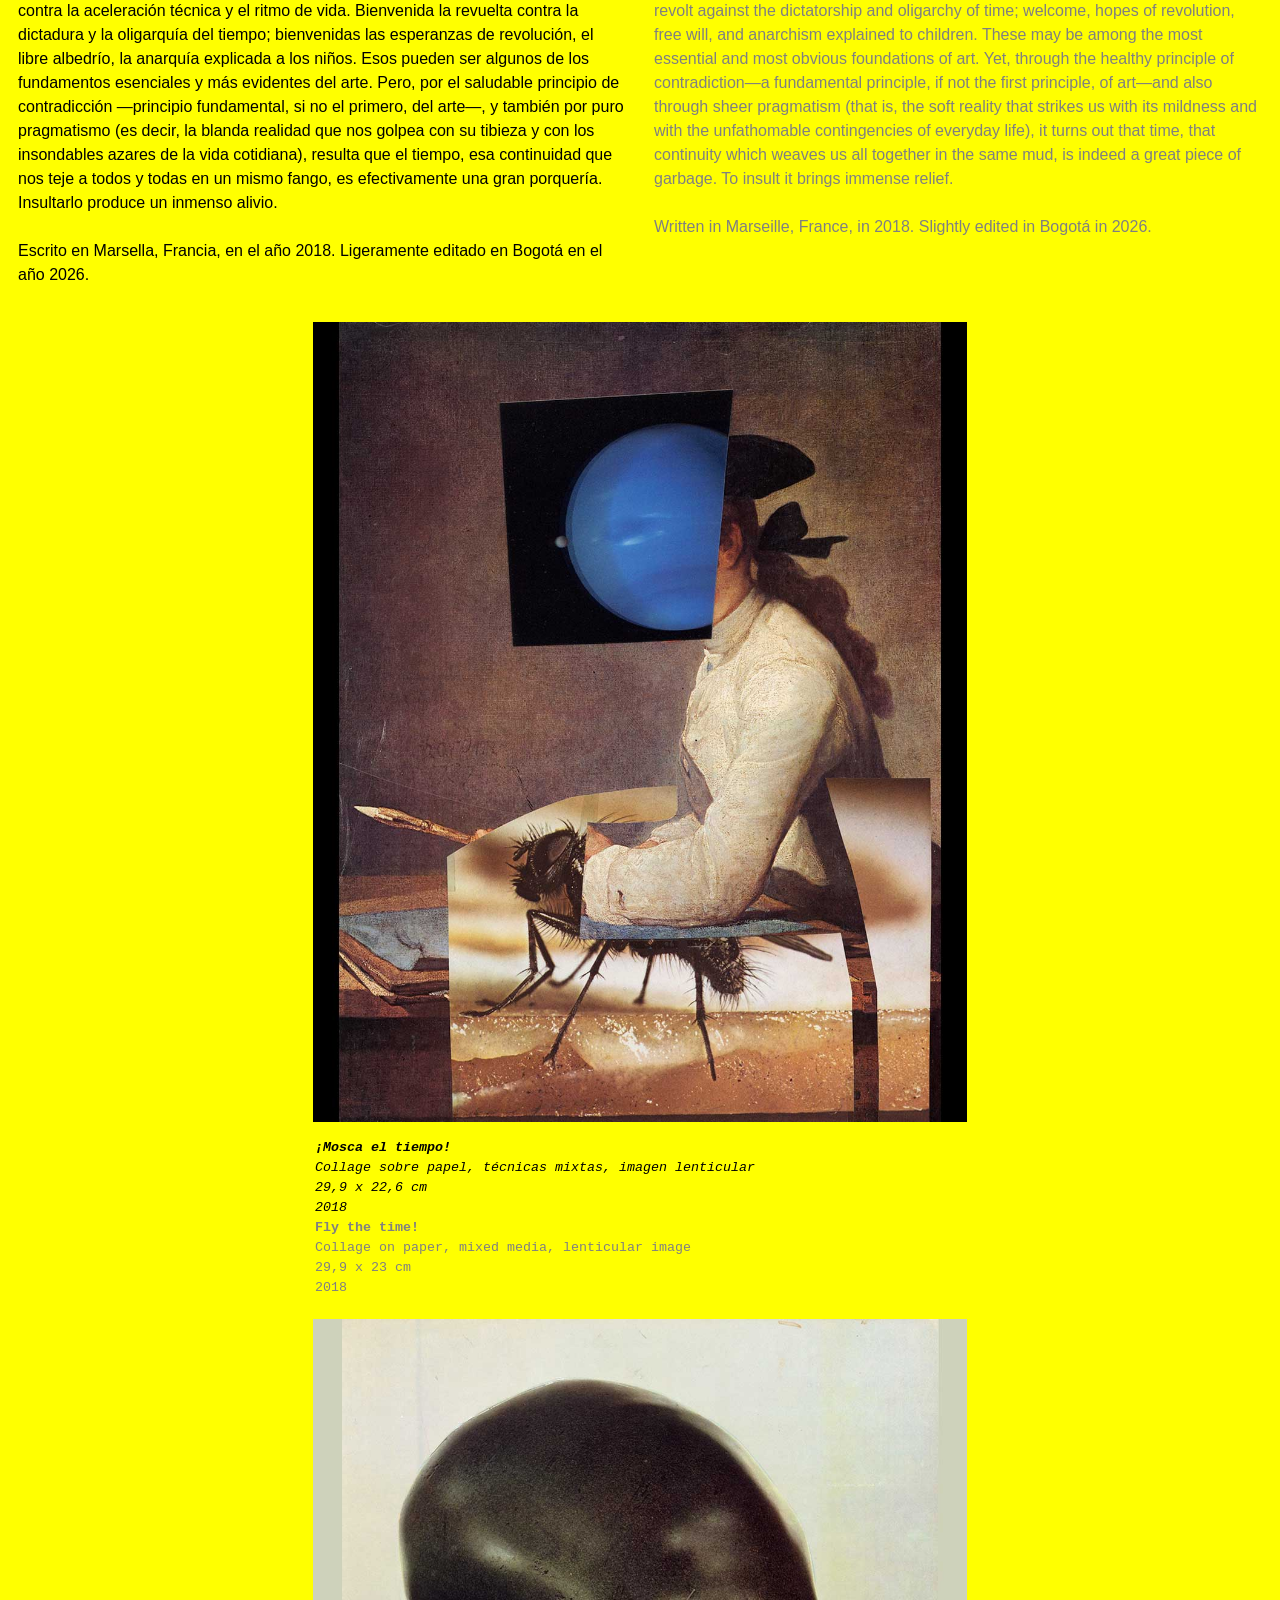
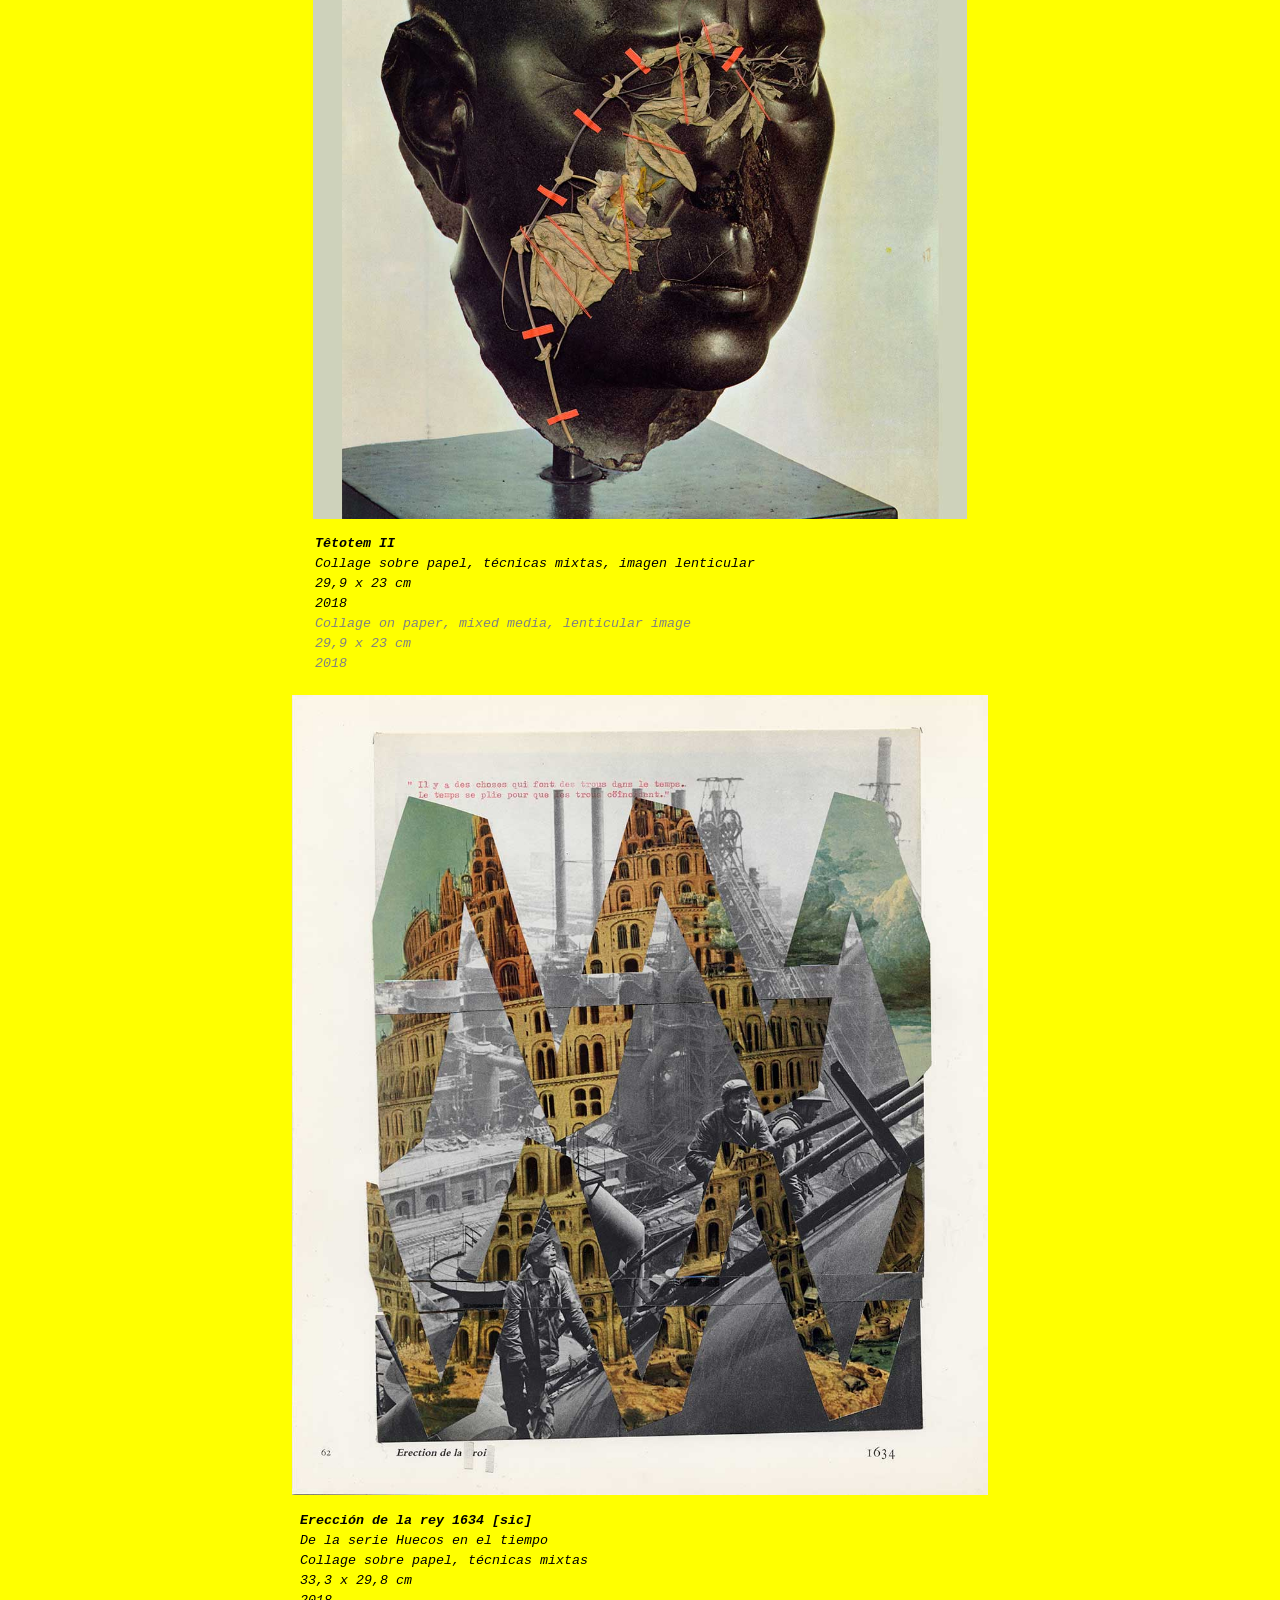
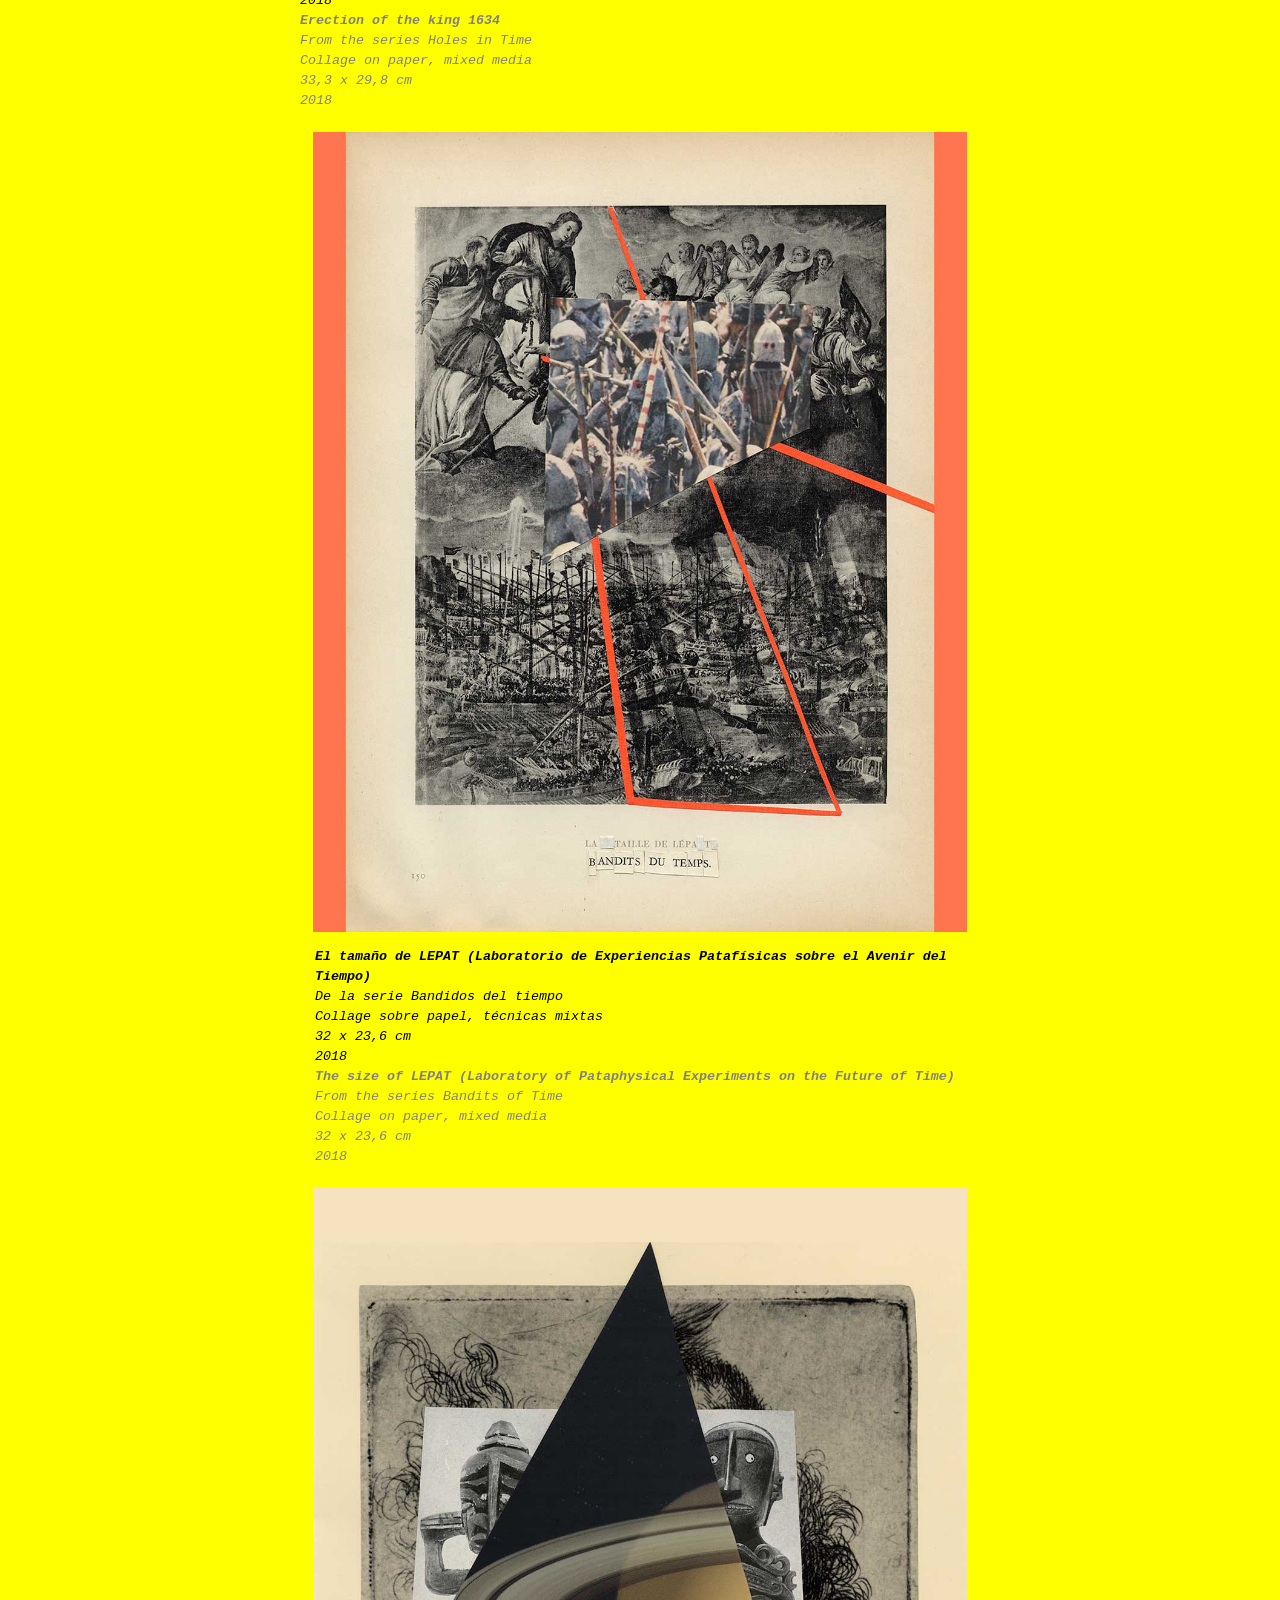
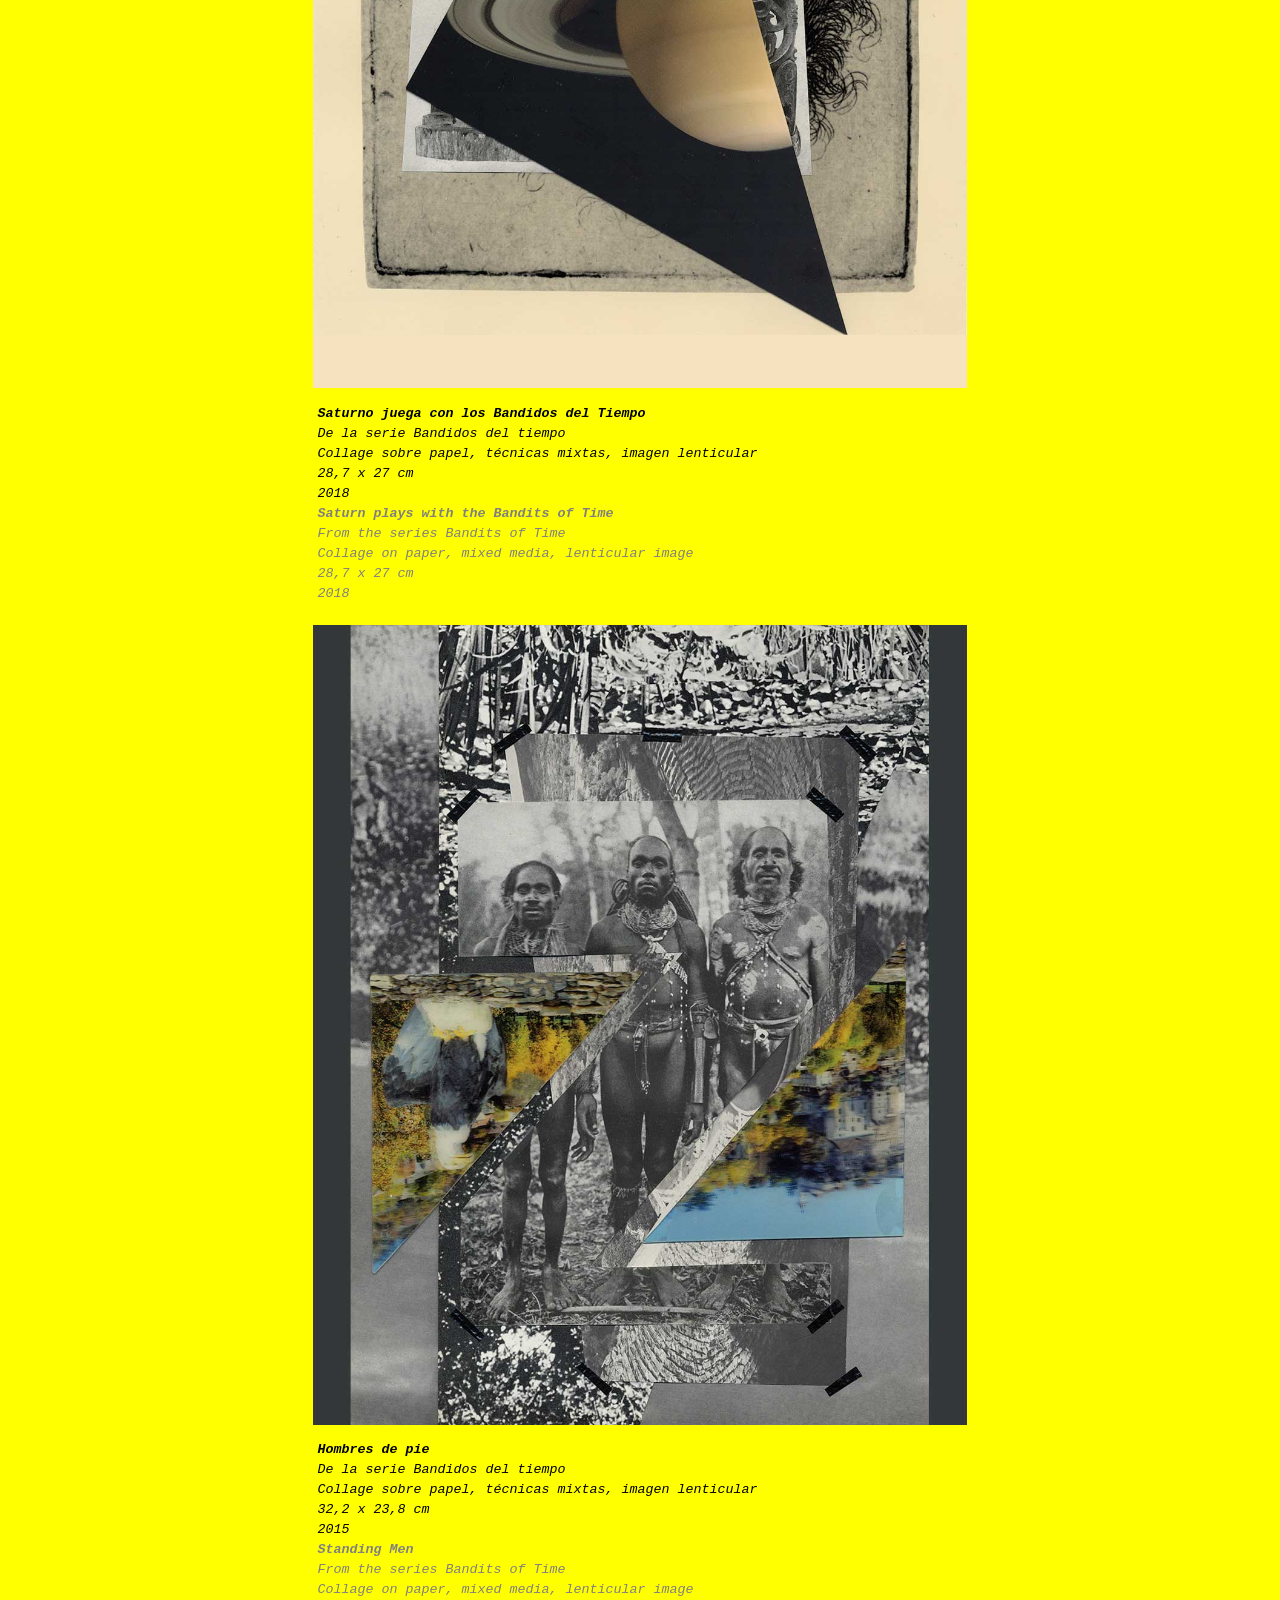
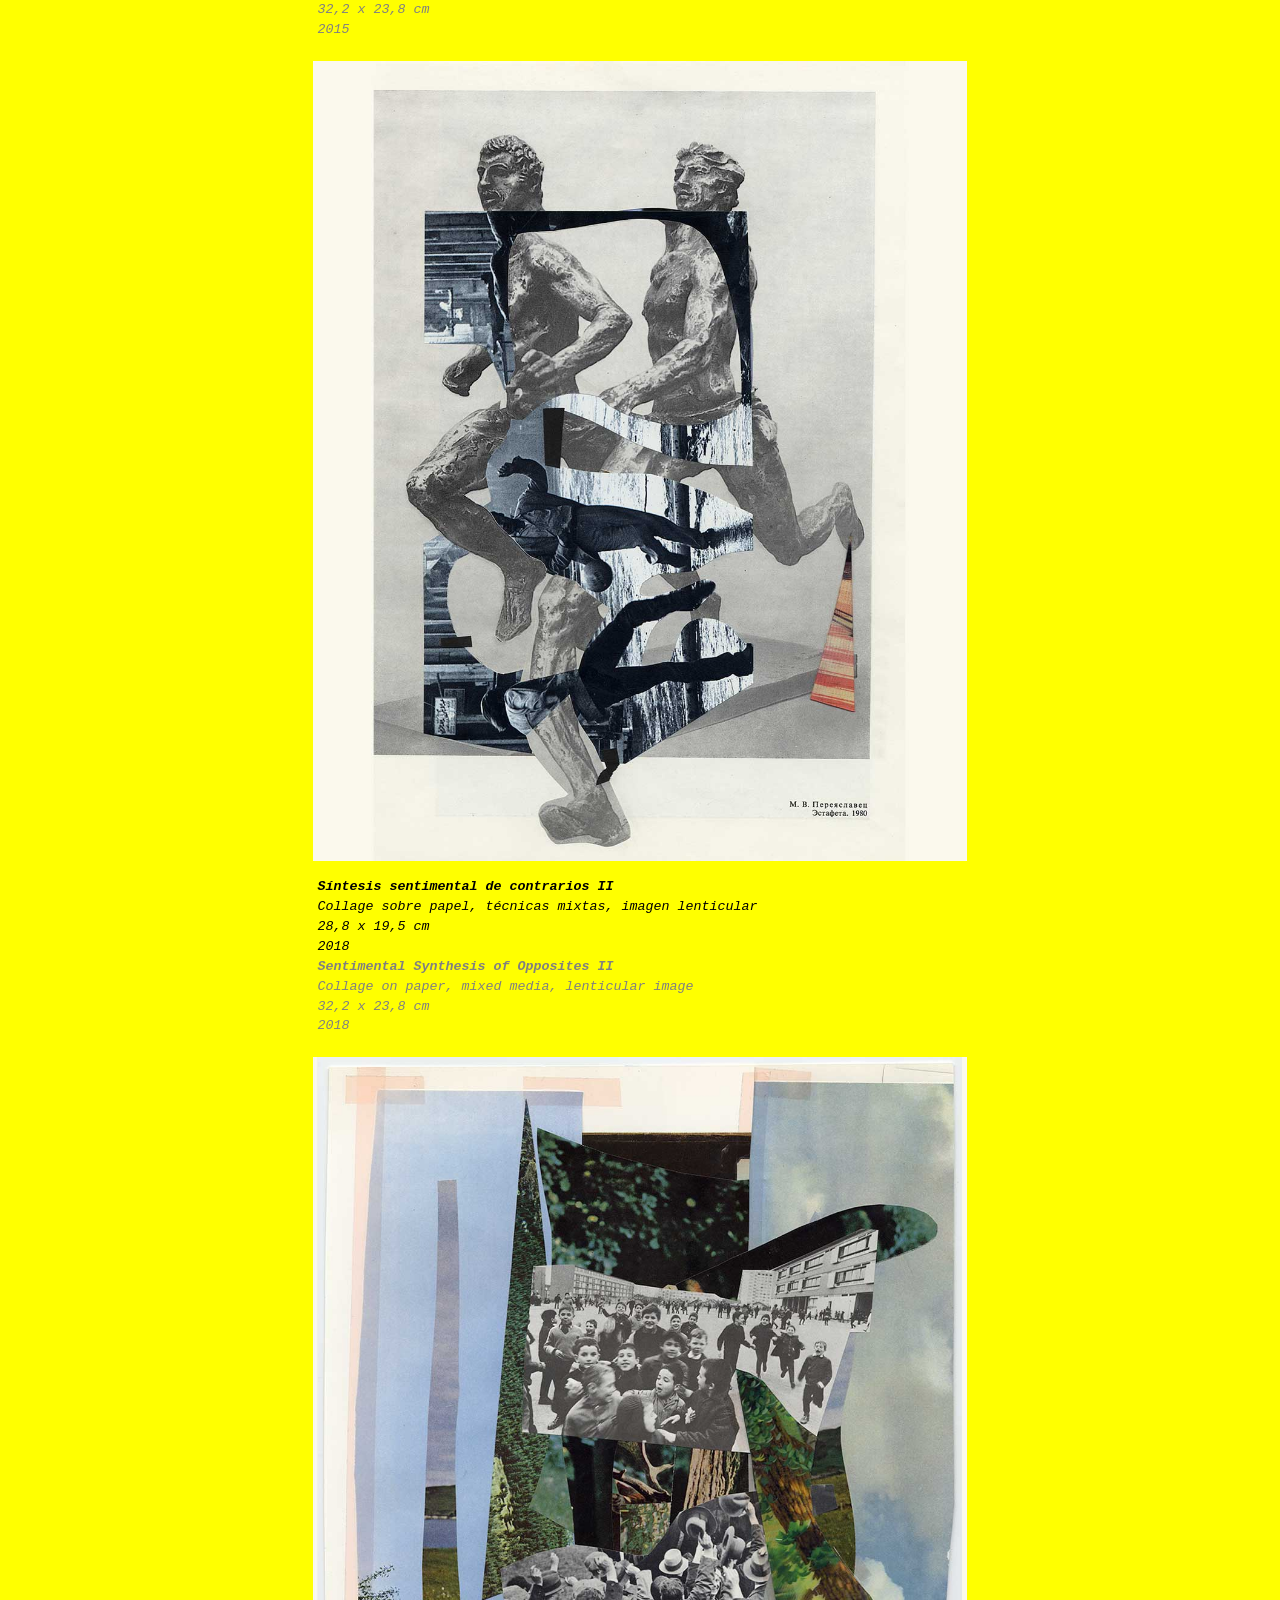
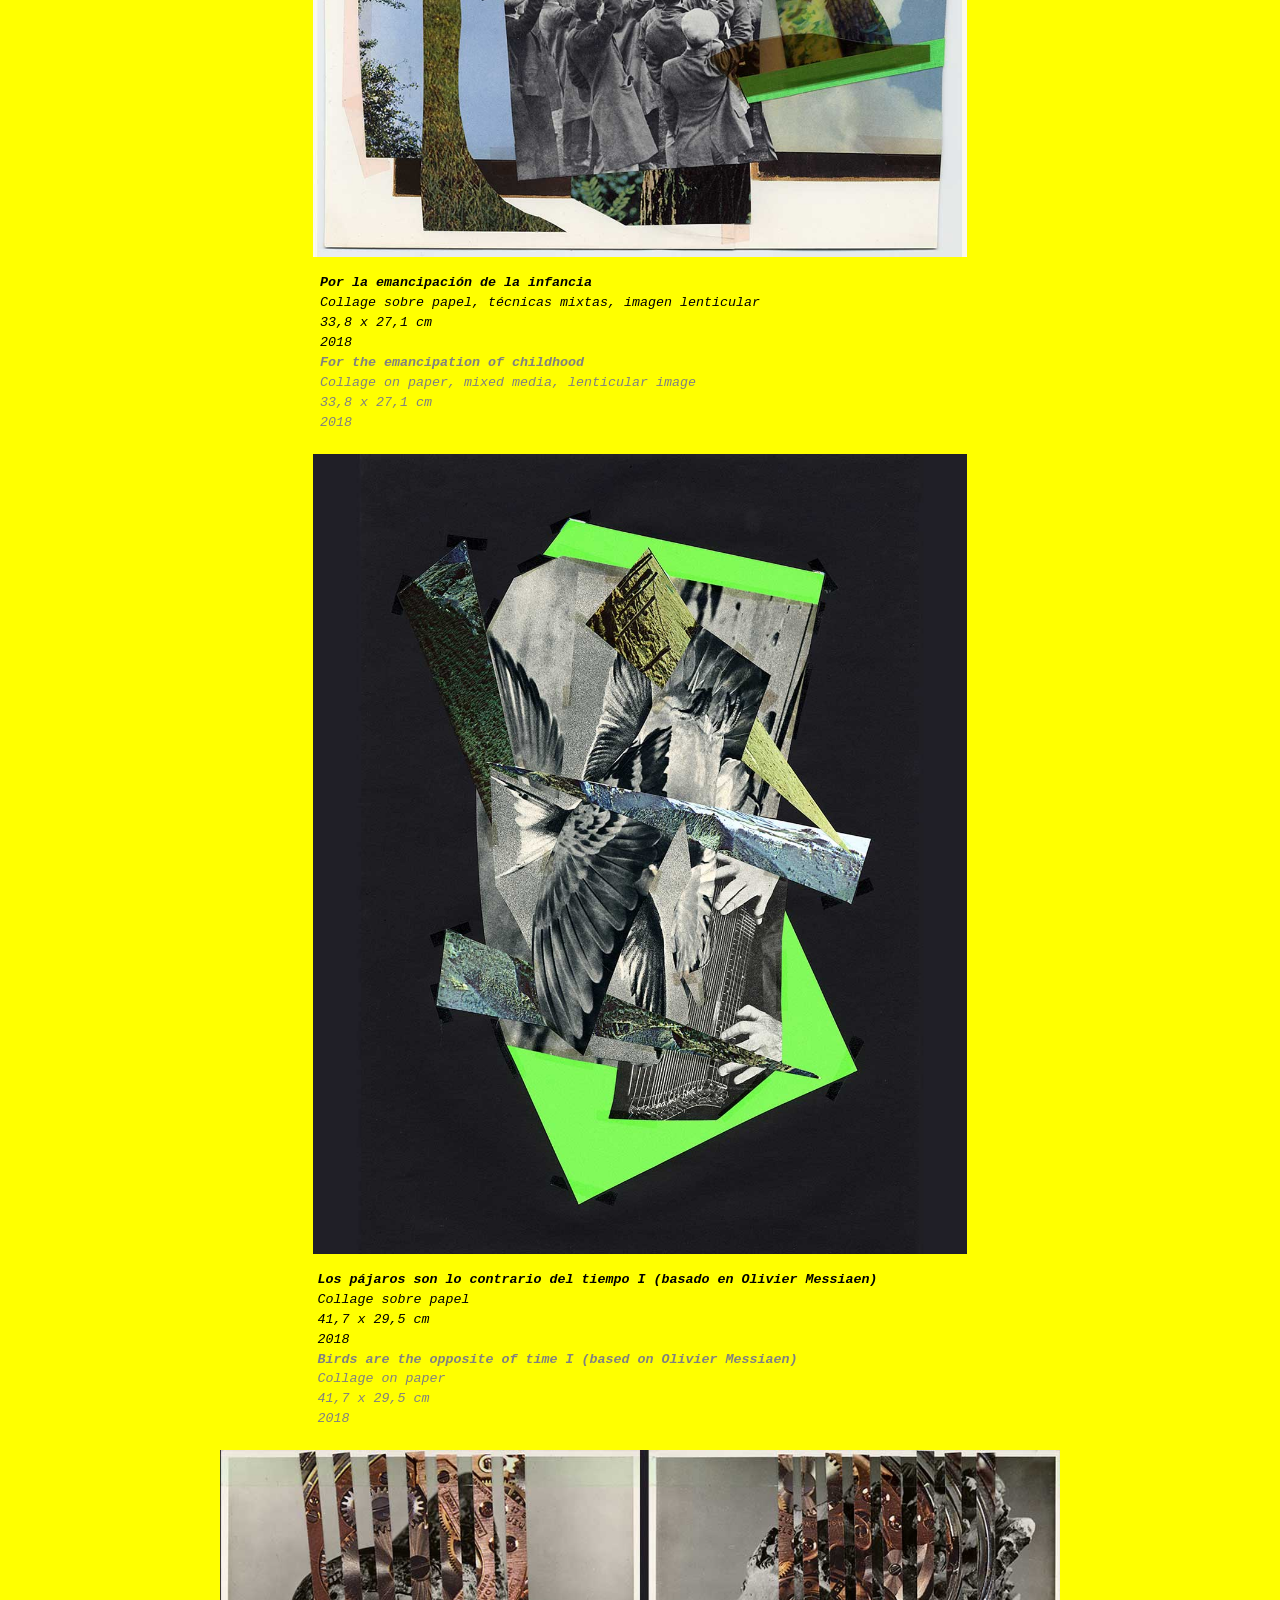
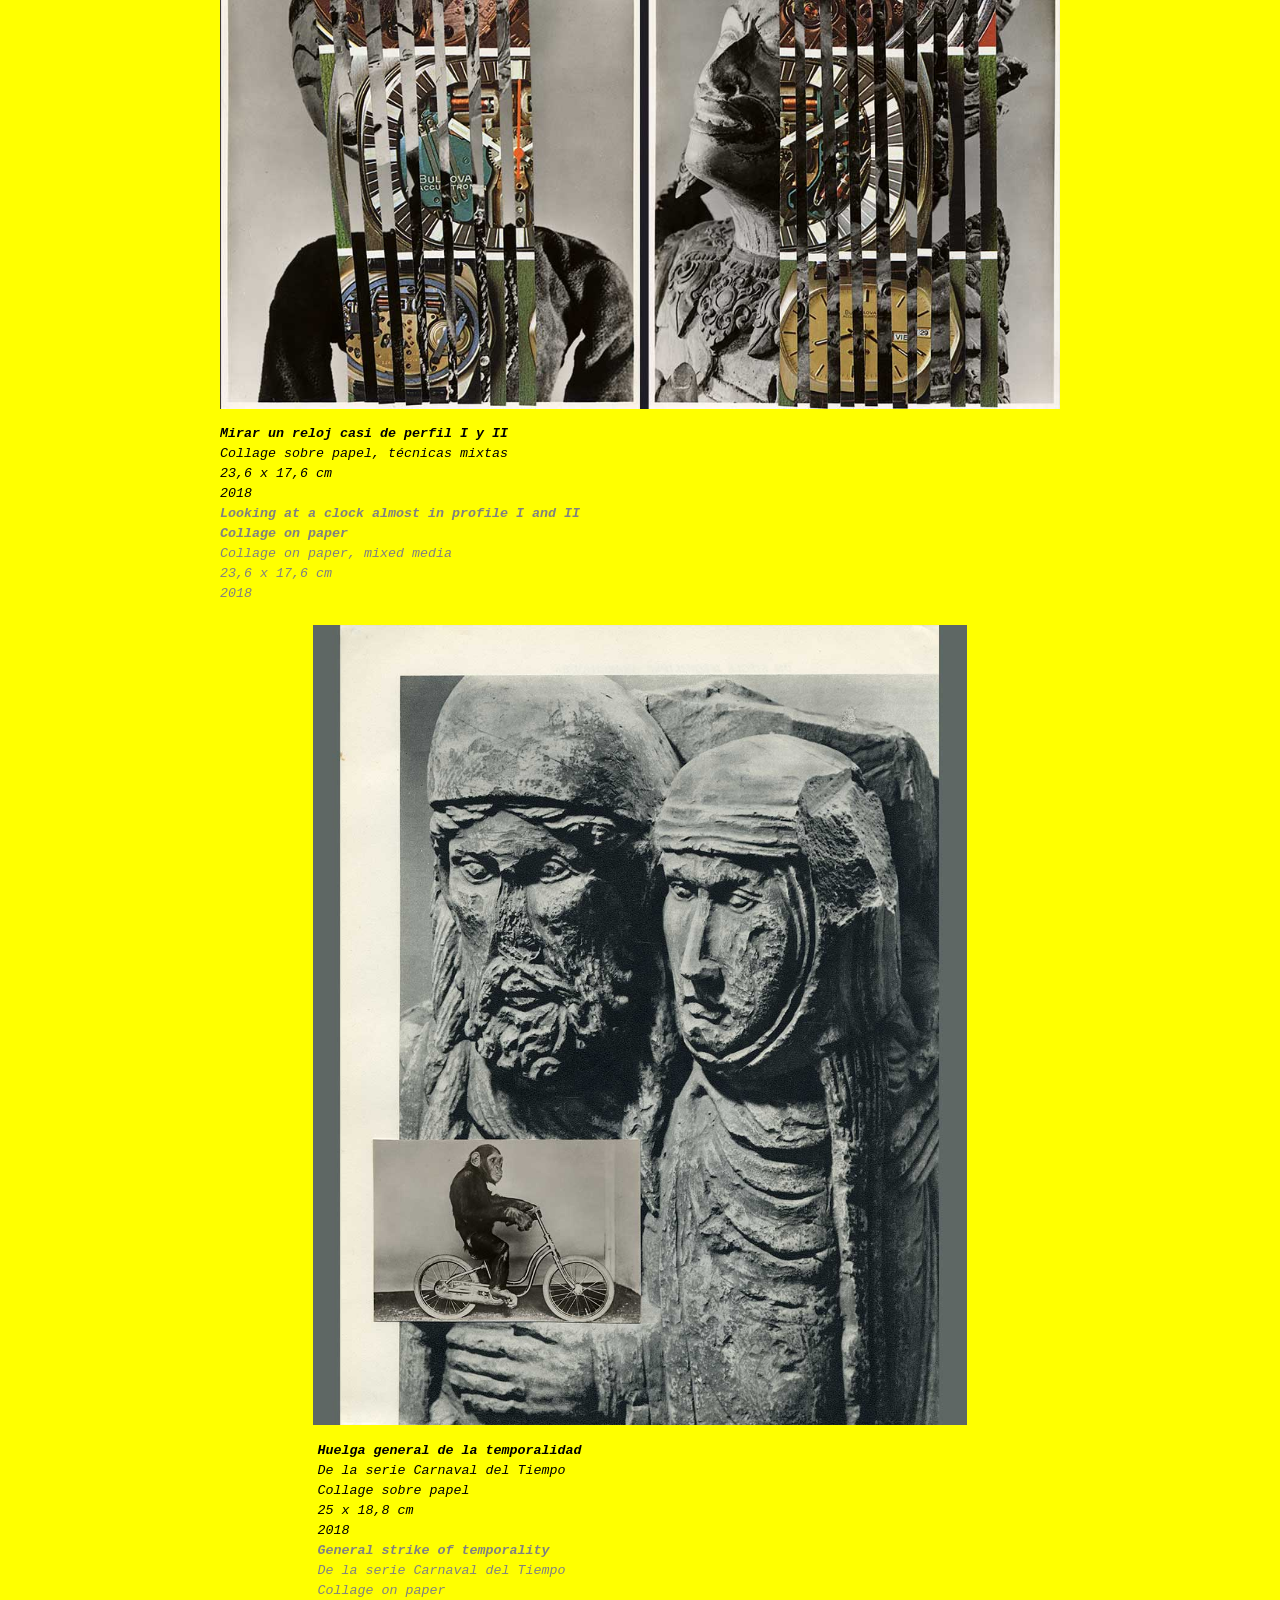
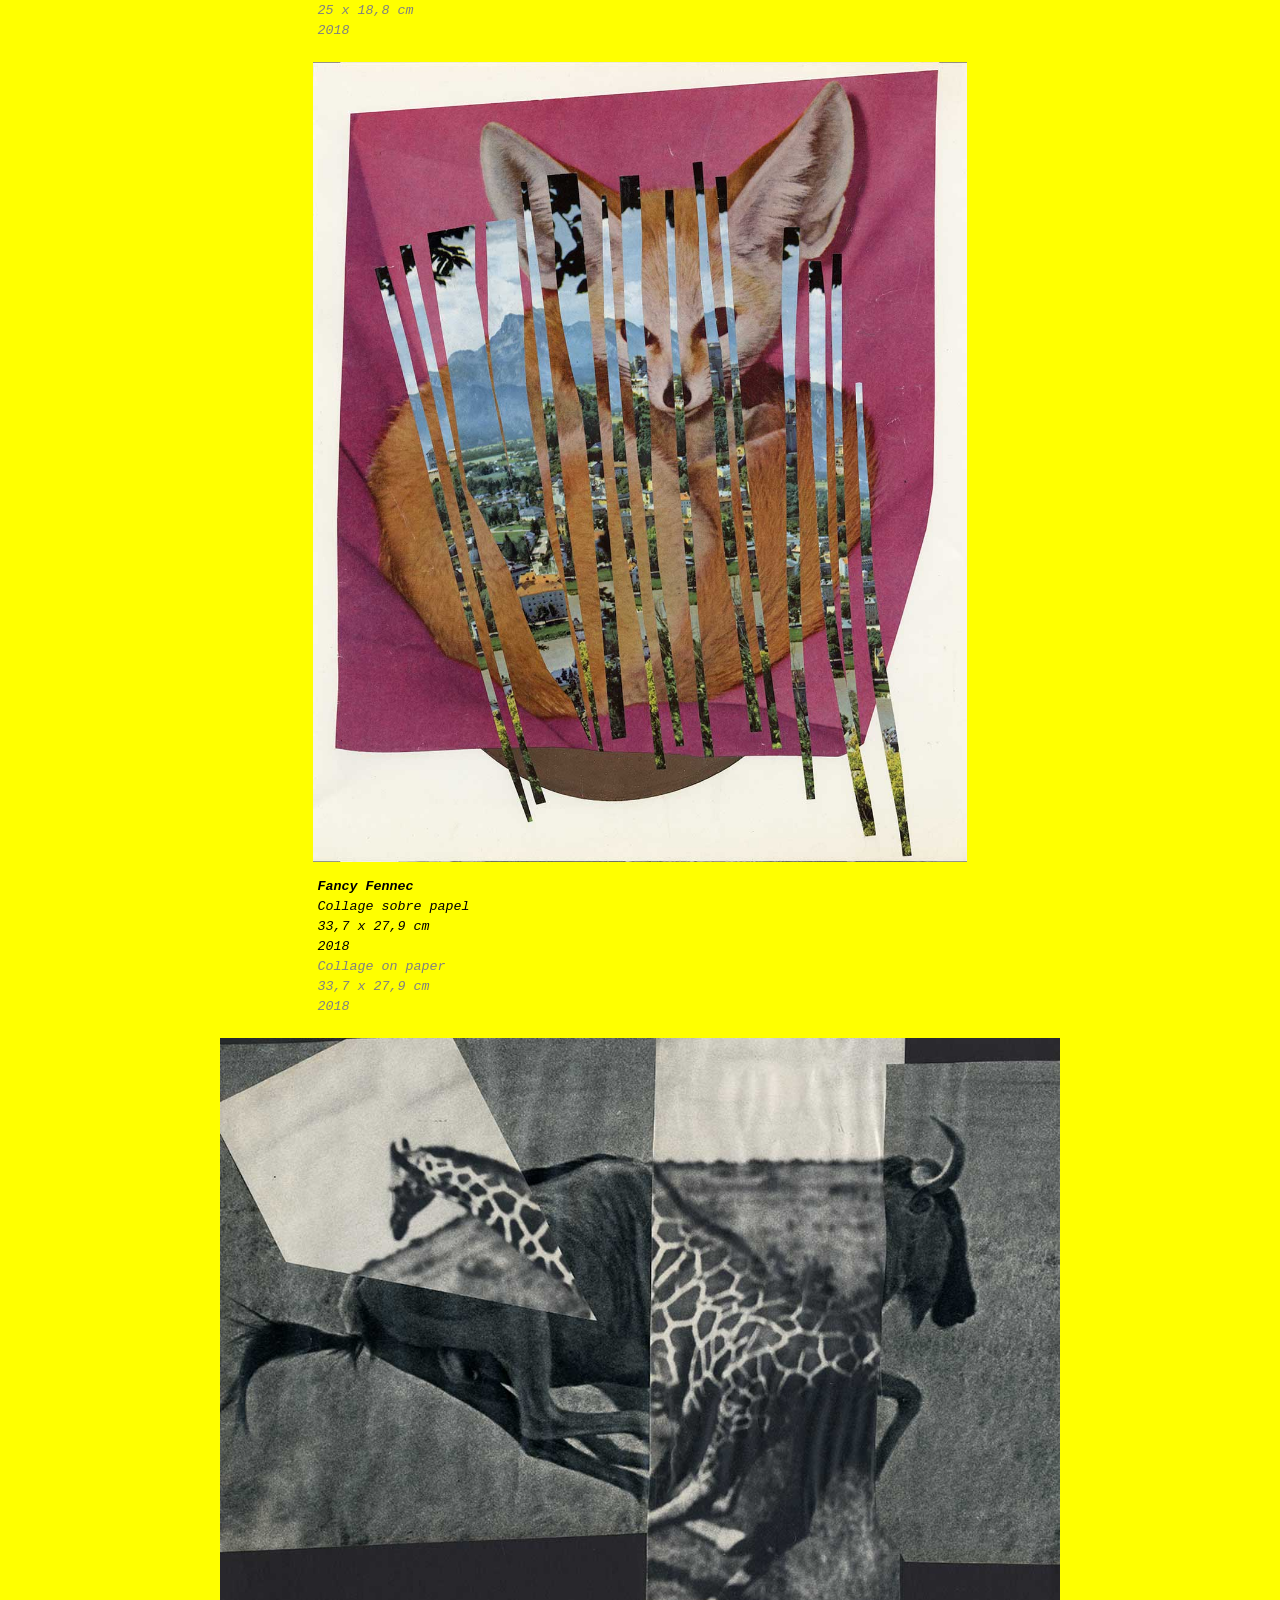
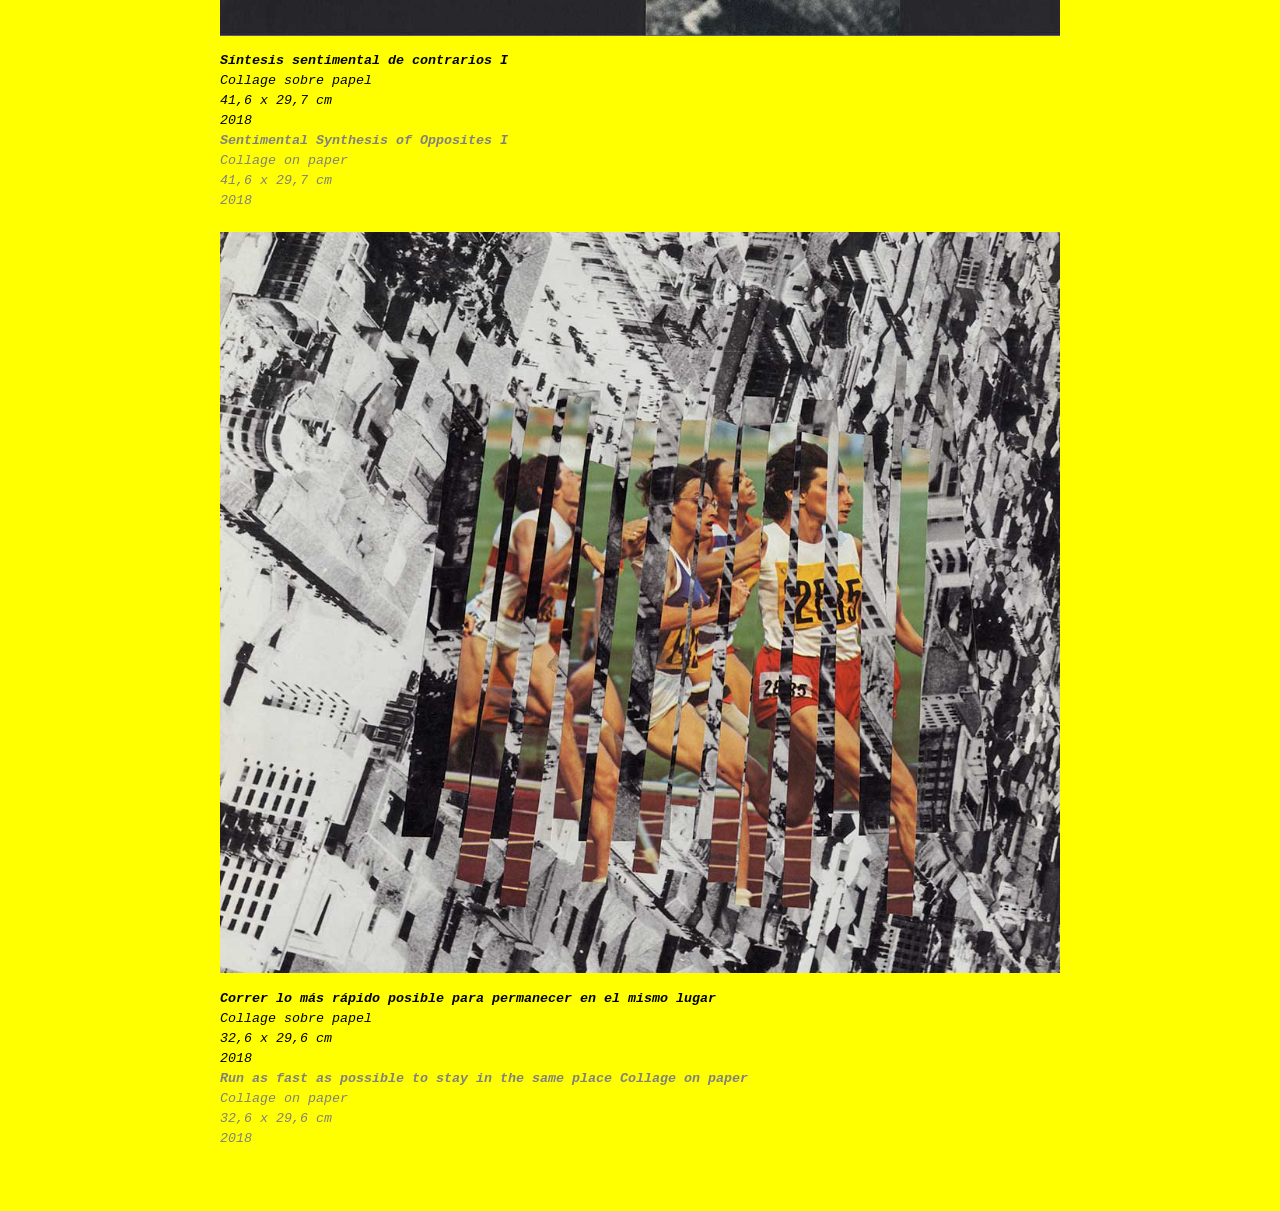
<file: 2018 mlt.html>
<!doctype html>
<html lang="en">

<head>
  <meta charset="utf-8">
  <meta name="viewport" content="width=device-width, initial-scale=1, shrink-to-fit=no">
  <link rel="stylesheet" href="style proyectos.css">


  <title>Alma Sarmiento</title>
  <link rel="icon" type="image/png" img href="imagenes/favicon.png">
</head>

<body>

 <div id="headervolador2"><p><a href="indice proyectos.html">←</a></p></div>

  </div>
  <!--comienzo contenido principal--->
  <div id=tituloproy>
    <p><b>MLT</b></p>
  </div>
  <div>
  <div class="container">
     <div id="fichatecesp"><br><br>
            <p><b>MLT: MOVIMIENTO PARA LA LIBERACIÓN DEL TIEMPO</b><br>Una exposición de Alma Sarmiento.<br>
Galería sometimeStudio, 26 rue Saint-Claude, 75003, Paris.<br>
13 diciembre 2018 – 10 enero 2019<br><br>
Ver también:<br>–<a href="documentos/mlt/2019_MLT_A_Textos_RamuntchoMatta_TerezaVryl.pdf" target="_blank"><i>Texts by Ramuntcho Matta and Tereza Vryl</i></a>
<br>
–<a href="documentos/mlt/2019_MLT_B_Calendario_Catálogo.pdf" target="_blank"><i>Calendario catálogo</i></a>
</p>
    </div>
    <div id=descripcionesp>
      <p>
        Mis dos grandes obsesiones son el collage y el tiempo. Una supuesta técnica y un supuesto concepto. A esta compleja pareja le he dedicado diversos trabajos escritos y plásticos, en los que el collage se me reveló como un sistema de pensamiento y el tiempo como un collage. El proyecto y exposición <i>MLT, Movimiento para la liberación del tiempo</i>, buscaba, de alguna manera, continuar esas investigaciones teóricas y plásticas, sintetizarlas, volver sobre algunos aspectos clave. Está claro que nunca terminamos de regresar a “lo esencial” y que eso esencial nunca deja de escapársenos. Para esta exposición era importante lanzarse a un juego de collages que acogiera textos y frases donde la relación entre collage y tiempo fuera más explícita, más directa. 
El <i>MLT</i> surgió así como una idea lógica, cargada de sentido, después de mis investigaciones doctorales. ¿Liberar el tiempo? ¿Liberarlo de qué? Los prisioneros somos nosotros. El arte es, al mismo tiempo, aquello que más nos vuelve inseguros y aquello que más nos empodera.
<br><br>
Nunca terminaré de defender la idea de que el collage y el tiempo tienen vínculos muy profundos, aunque esa idea nunca resulte del todo clara a primera vista. Las justificaciones me cansaron a la hora de hacer esta exposición; las dejé tranquilamente pudrirse en las redes viscosas de las babas académicas.
<br><br>
Probablemente el <i>MLT</i> fue creado por una discapacitada del tiempo: ahí residía su paradoja. Era en ese entonces pésima para prever temporalmente las cosas; no planificaba las vacaciones; no era ni soy astuta; siempre llegaba demasiado temprano al futuro. Dislexia temporal. La imagen de una burra que permanece obstinadamente inmóvil frente a la “aceleración del tiempo”. 
<br><br>
El arte, las actividades lúdicas o las formas que parecen poseer una conciencia más fuerte (o más inteligente, o más divertida) que la nuestra, son precisamente aquello que toma tiempo en hacerse. El arte es tiempo, un buen y hermoso tiempo. Las imágenes saben más de nosotros que nosotros de ellas. Nuestra conciencia no puede aprehender de un solo golpe, en un instante o en un presente estable, todo lo que las formas-imágenes transmiten. Pero nuestros ojos, nuestras manos, nuestros cerebros y algo que flota entre ellos, en una dimensión indeterminada, saben leer esas cosas comprimidas que se encuentran en las imágenes-collage. <i>Leer lo que nunca fue escrito,</i> como decía W. Benjamin.
<br><br>
El collage y el texto conservan vínculos muy profundos. O mejor dicho: la poesía y el collage. El primer collage que se conoce o que ha sido referenciado por historiadores es también un poema (Ise Shû). Pero imagen y palabra avanzan en direcciones distintas. Para el <i>MLT</i> intenté hacer collages para frases… no funcionó del todo; más bien se encontraron una intención (la frase) y una intensidad (el collage).
<br><br>
Sin embargo, aun así, lo repito: las imágenes van más rápido que el lenguaje. Las imágenes nos utilizan para transmitir una especie de mensaje del que no somos necesariamente los destinatarios. Son como mensajes cifrados para el futuro, escritos por detectives salvajes desde una dimensión olvidada en las pesadillas de la historia. Somos agentes de tránsito que trabajamos para esas multinacionales de la incoherencia poética… las únicas multinacionales que habrán tenido algún sentido en este desafortunado y miserable mundo que nos despierta cada día con su abyección y su profunda tristeza de gran porquería. 
Así, empecé a odiar el tiempo. Eso era lo que faltaba en una ecuación existencial donde el tiempo era, oh, la gran maravilla, la fuente abracadabrante de toda posible novedad, ¿verdad, Bergson? Entonces di la bienvenida a la ucronía y a las figuras de la irreversibilidad; di la bienvenida a ese hippismo oculto de Bergson y compañía; di la bienvenida a la rabia contra la aceleración técnica y el ritmo de vida. Bienvenida la revuelta contra la dictadura y la oligarquía del tiempo; bienvenidas las esperanzas de revolución, el libre albedrío, la anarquía explicada a los niños. Esos pueden ser algunos de los fundamentos esenciales y más evidentes del arte. Pero, por el saludable principio de contradicción —principio fundamental, si no el primero, del arte—, y también por puro pragmatismo (es decir, la blanda realidad que nos golpea con su tibieza y con los insondables azares de la vida cotidiana), resulta que el tiempo, esa continuidad que nos teje a todos y todas en un mismo fango, es efectivamente una gran porquería. Insultarlo produce un inmenso alivio.<br><br>
Escrito en Marsella, Francia, en el año 2018. Ligeramente editado en Bogotá en el año 2026. 

</p>
    </div>
    <div id="fichateceng"><br><br>
           <p><b>MLT: MOVEMENT FOR THE LIBERATION OF TIME</b><br>
            An exhibition by Alma Sarmiento.<br>
sometimeStudio gallery, 26 rue Saint-Claude, 75003, Paris.<br>
December 13, 2018 – January 10, 2019<br><br>
Additional info:<br>–<a href="documentos/mlt/2019_MLT_A_Textos_RamuntchoMatta_TerezaVryl.pdf" target="_blank"><i>Texts by Ramuntcho Matta and Tereza Vryl</i></a>
<br>
–<a href="documentos/mlt/2019_MLT_B_Calendario_Catálogo.pdf" target="_blank"><i>Calendario catálogo</i></a>
</p>
    </div>
    <div id=descripcioneng>
      <p>
My two great obsessions are collage and time. One is supposedly a technique, the other supposedly a concept. To this complex pair I have devoted a range of written and visual works, through which collage revealed itself to me as a system of thought, and time as a collage. The project and exhibition <i>MLT, Movement for the Liberation of Time,</i> sought, in some way, to continue those theoretical and artistic investigations, to synthesize them, and to return to some of their key aspects. It is clear that we never truly finish returning to “the essential,” and that the essential never ceases to elude us. For this exhibition, it felt important to launch into a game of collages that could embrace texts and phrases in which the relationship between collage and time would be more explicit, more direct.
<br><br>
The <i>MLT</i> emerged, then, as a logical idea, laden with meaning, following my doctoral research. To liberate time? To liberate it from what? We are the prisoners. Art is, at once, that which makes us most uncertain and that which most empowers us.
<br><br>
I will never stop defending the idea that collage and time are bound by very deep connections, even if that idea is never entirely clear at first glance. By the time I was making this exhibition, I had grown weary of justifications; I calmly left them to rot in the viscous webs of academic drool.
<br><br>
<i>MLT</i> was probably created by someone disabled by time: therein lay its paradox. At that point, I was terrible at temporal foresight; I never planned vacations; I was not, and still am not, particularly shrewd; I was always arriving too early into the future. Temporal dyslexia. The image of a donkey stubbornly standing still before the “acceleration of time.”
<br><br>
Art, playful activities, and forms that seem to possess a stronger consciousness than our own (or a more intelligent one, or simply a more amusing one) are precisely those things that take time to come into being. Art is time—a good and beautiful time. Images know more about us than we know about them. Our consciousness cannot grasp, in a single instant or within a stable present, everything that image-forms convey. Yet our eyes, our hands, our brains, and something floating between them in an indeterminate dimension, know how to read those compressed things contained within collage-images. <i>To read what was never written,</i> as W. Benjamin once said.
<br><br>
Collage and text maintain very deep ties. Or rather: poetry and collage. The first collage known to us, or at least referenced by historians, is also a poem (Ise Shû). Yet image and word move in different directions. For <i>MLT</i>, I attempted to create collages for phrases… it did not entirely work; instead, what met were an intention (the phrase) and an intensity (the collage).
And yet, I repeat: images move faster than language. Images use us to transmit a kind of message of which we are not necessarily the intended recipients. They are like coded messages for the future, written by wild detectives from a dimension forgotten in the nightmares of history. We are traffic agents working for those multinational corporations of poetic incoherence—the only multinationals that will ever have had any meaning in this unfortunate and miserable world, which wakes us each day with its abjection and its profound, wretched sadness.
<br><br>
And so I began to hate time. That was what had been missing from an existential equation in which time was, oh, the great marvel, the abracadabrant source of every possible novelty—isn’t that right, Bergson? I then welcomed uchronia and the figures of irreversibility; I welcomed that hidden hippie spirit of Bergson and company; I welcomed anger against technological acceleration and the pace of life. Welcome, revolt against the dictatorship and oligarchy of time; welcome, hopes of revolution, free will, and anarchism explained to children. These may be among the most essential and most obvious foundations of art.
Yet, through the healthy principle of contradiction—a fundamental principle, if not the first principle, of art—and also through sheer pragmatism (that is, the soft reality that strikes us with its mildness and with the unfathomable contingencies of everyday life), it turns out that time, that continuity which weaves us all together in the same mud, is indeed a great piece of garbage. To insult it brings immense relief.<br><br>
Written in Marseille, France, in 2018. Slightly edited in Bogotá in 2026.

</p>
    </div>
    <div id="espaciofotos">

      <img src="imagenes/2018 mlt/1.jpg" id="mltimg1"><br>
      <p id="piedefoto" style= "max-width: 650px;"><i><b>¡Mosca el tiempo!</b>
        <br>
        Collage sobre papel, técnicas mixtas, imagen lenticular
        <br>
        29,9 x 22,6 cm
        <br>
        2018</i>
        <br>
        <font style="color: gray;"><b>Fly the time!</b><br>
        Collage on paper, mixed media, lenticular image
        <br>
         29,9 x 23 cm
        <br>
        2018</i>
      </font></i></p>


       <img src="imagenes/2018 mlt/2.jpg" id="mltimg2"><br>
      <p id="piedefoto" style= "max-width: 650px;"><i><b>Têtotem II </b>
        <br>
        Collage sobre papel, técnicas mixtas, imagen lenticular
        <br>
        29,9 x 23 cm
        <br>
        2018</i>
        <br>
        <font style="color: gray;"><i>
        Collage on paper, mixed media, lenticular image
        <br>
         29,9 x 23 cm
        <br>
        2018</i>
      </font></i></p>

 <img src="imagenes/2018 mlt/3.jpg" id="mltimg3"><br>
      <p id="piedefoto" style= "max-width: 680px;"><i><b>Erección de la rey 1634 [sic]</b>
        <br>
        De la serie Huecos en el tiempo
        <br>
        Collage sobre papel, técnicas mixtas
        <br>
        33,3 x 29,8 cm
        <br>
        2018</i>
        <br>
        <font style="color: gray;"><i><b>Erection of the king 1634</b><br>
        From the series Holes in Time
        <br>
        Collage on paper, mixed media
        <br>
        33,3 x 29,8 cm
        <br>
        2018</i>
      </font></i></p>

       <img src="imagenes/2018 mlt/4.jpg" id="mltimg4"><br>
      <p id="piedefoto" style= "max-width: 650px;"><i><b>El tamaño de LEPAT (Laboratorio de Experiencias Patafísicas sobre el Avenir del Tiempo)</b>
        <br>
        De la serie Bandidos del tiempo
        <br>
        Collage sobre papel, técnicas mixtas
        <br>
        32 x 23,6 cm
        <br>
        2018</i>
        <br>
        <font style="color: gray;"><i><b>The size of LEPAT (Laboratory of Pataphysical Experiments on the Future of Time)</b><br>
        From the series Bandits of Time
        <br>
        Collage on paper, mixed media
        <br>
        32 x 23,6 cm
        <br>
        2018</i>
      </font></i></p>

    <img src="imagenes/2018 mlt/5.jpg" id="mltimg5"><br>
      <p id="piedefoto" style= "max-width: 645px;"><i><b>Saturno juega con los Bandidos del Tiempo</b>
        <br>
        De la serie Bandidos del tiempo 
        <br>
        Collage sobre papel, técnicas mixtas, imagen lenticular
        <br>
        28,7 x 27 cm
        <br>
        2018</i>
        <br>
        <font style="color: gray;"><i><b>Saturn plays with the Bandits of Time</b><br>
        From the series Bandits of Time
        <br>
        Collage on paper, mixed media, lenticular image
        <br>
        28,7 x 27 cm
        <br>
        2018</i>
      </font></i></p>


    <img src="imagenes/2018 mlt/6.jpg" id="mltimg6"><br>
      <p id="piedefoto" style= "max-width: 645px;"><i><b>Hombres de pie</b>
        <br>
        De la serie Bandidos del tiempo 
        <br>
        Collage sobre papel, técnicas mixtas, imagen lenticular
        <br>
       32,2 x 23,8 cm
        <br>
        2015</i>
        <br>
        <font style="color: gray;"><i><b>Standing Men</b><br>
        From the series Bandits of Time
        <br>
        Collage on paper, mixed media, lenticular image
        <br>
        32,2 x 23,8 cm
        <br>
        2015</i>
      </font></i></p>


    <img src="imagenes/2018 mlt/7.jpg" id="mltimg7"><br>
      <p id="piedefoto" style= "max-width: 645px;"><i><b>Síntesis sentimental de contrarios II</b>
        <br>
        Collage sobre papel, técnicas mixtas, imagen lenticular
        <br>
       28,8 x 19,5 cm
        <br>
        2018</i>
        <br>
        <font style="color: gray;"><i><b>Sentimental Synthesis of Opposites II</b><br>
        Collage on paper, mixed media, lenticular image
        <br>
        32,2 x 23,8 cm
        <br>
        2018</i>
      </font></i></p>

        <img src="imagenes/2018 mlt/8.jpg" id="mltimg8"><br>
      <p id="piedefoto" style= "max-width: 640px;"><i><b>Por la emancipación de la infancia</b>
        <br>
        Collage sobre papel, técnicas mixtas, imagen lenticular
        <br>
       33,8 x 27,1 cm
        <br>
        2018</i>
        <br>
        <font style="color: gray;"><i><b>For the emancipation of childhood</b><br>
        Collage on paper, mixed media, lenticular image
        <br>
       33,8 x 27,1 cm
        <br>
        2018</i>
      </font></i></p>

      <img src="imagenes/2018 mlt/9.jpg" id="mltimg9"><br>
      <p id="piedefoto" style= "max-width: 645px;"><i><b>Los pájaros son lo contrario del tiempo I (basado en Olivier Messiaen) </b>
        <br>
        Collage sobre papel
        <br>
       41,7 x 29,5 cm
        <br>
        2018</i>
        <br>
        <font style="color: gray;"><i><b>Birds are the opposite of time I (based on Olivier Messiaen)</b><br>
Collage on paper<br>
       41,7 x 29,5 cm
        <br>
        2018</i>
      </font></i></p>

       <img src="imagenes/2018 mlt/10.jpg" id="mltimg10"><br>
      <p id="piedefoto" style= "max-width: 1060px;"><i><b>Mirar un reloj casi de perfil I y II</b>
        <br>
        Collage sobre papel, técnicas mixtas
        <br>
       23,6 x 17,6 cm
        <br>
        2018</i>
        <br>
        <font style="color: gray;"><i><b>Looking at a clock almost in profile I and II<br>
Collage on paper
</b><br>
        Collage on paper, mixed media
        <br>
       23,6 x 17,6 cm
        <br>
        2018</i>
      </font></i></p>

      <img src="imagenes/2018 mlt/11.jpg" id="mltimg11"><br>
      <p id="piedefoto" style= "max-width: 645px;"><i><b>Huelga general de la temporalidad</b><br>
        De la serie Carnaval del Tiempo
        <br>
        Collage sobre papel
        <br>
       25 x 18,8 cm
        <br>
        2018</i>
        <br>
        <font style="color: gray;"><i><b>General strike of temporality<br></b>
          De la serie Carnaval del Tiempo<br>
Collage on paper<br>
       25 x 18,8 cm
        <br>
        2018</i>
      </font></i></p>

<img src="imagenes/2018 mlt/12.jpg" id="mltimg12"><br>
      <p id="piedefoto" style= "max-width: 645px;"><i><b>Fancy Fennec</b>
        <br>
        Collage sobre papel
        <br>
       33,7 x 27,9 cm
        <br>
        2018</i>
        <br>
        <font style="color: gray;"><i>
          Collage on paper<br>
       33,7 x 27,9 cm
        <br>
        2018</i>
      </font></i></p>

      <img src="imagenes/2018 mlt/13.jpg" id="mltimg13"><br>
      <p id="piedefoto" style= "max-width: 1070px;"><i><b>Síntesis sentimental de contrarios I</b>
        <br>
        Collage sobre papel
        <br>
       41,6 x 29,7 cm
        <br>
        2018</i>
        <br>
        <font style="color: gray;"><i><b>Sentimental Synthesis of Opposites I</b><br>
        Collage on paper
        <br>
       41,6 x 29,7 cm
        <br>
        2018</i>
      </font></i></p>


          <img src="imagenes/2018 mlt/14.jpg" id="mltimg14"><br>
      <p id="piedefoto" style= "max-width: 900px;"><i><b>Correr lo más rápido posible para permanecer en el mismo lugar</b>
        <br>
        Collage sobre papel
        <br>
       32,6 x 29,6 cm
        <br>
        2018</i>
        <br>
        <font style="color: gray;"><i><b>Run as fast as possible to stay in the same place
Collage on paper
</b><br>
        Collage on paper
        <br>
       32,6 x 29,6 cm
        <br>
        2018</i>
      </font></i></p>


<br>
    </div>

  </div>



  <!--comienzo footer--->

  <!--esto lo pegué y no sé que es--->
</body>

</html>
</file>
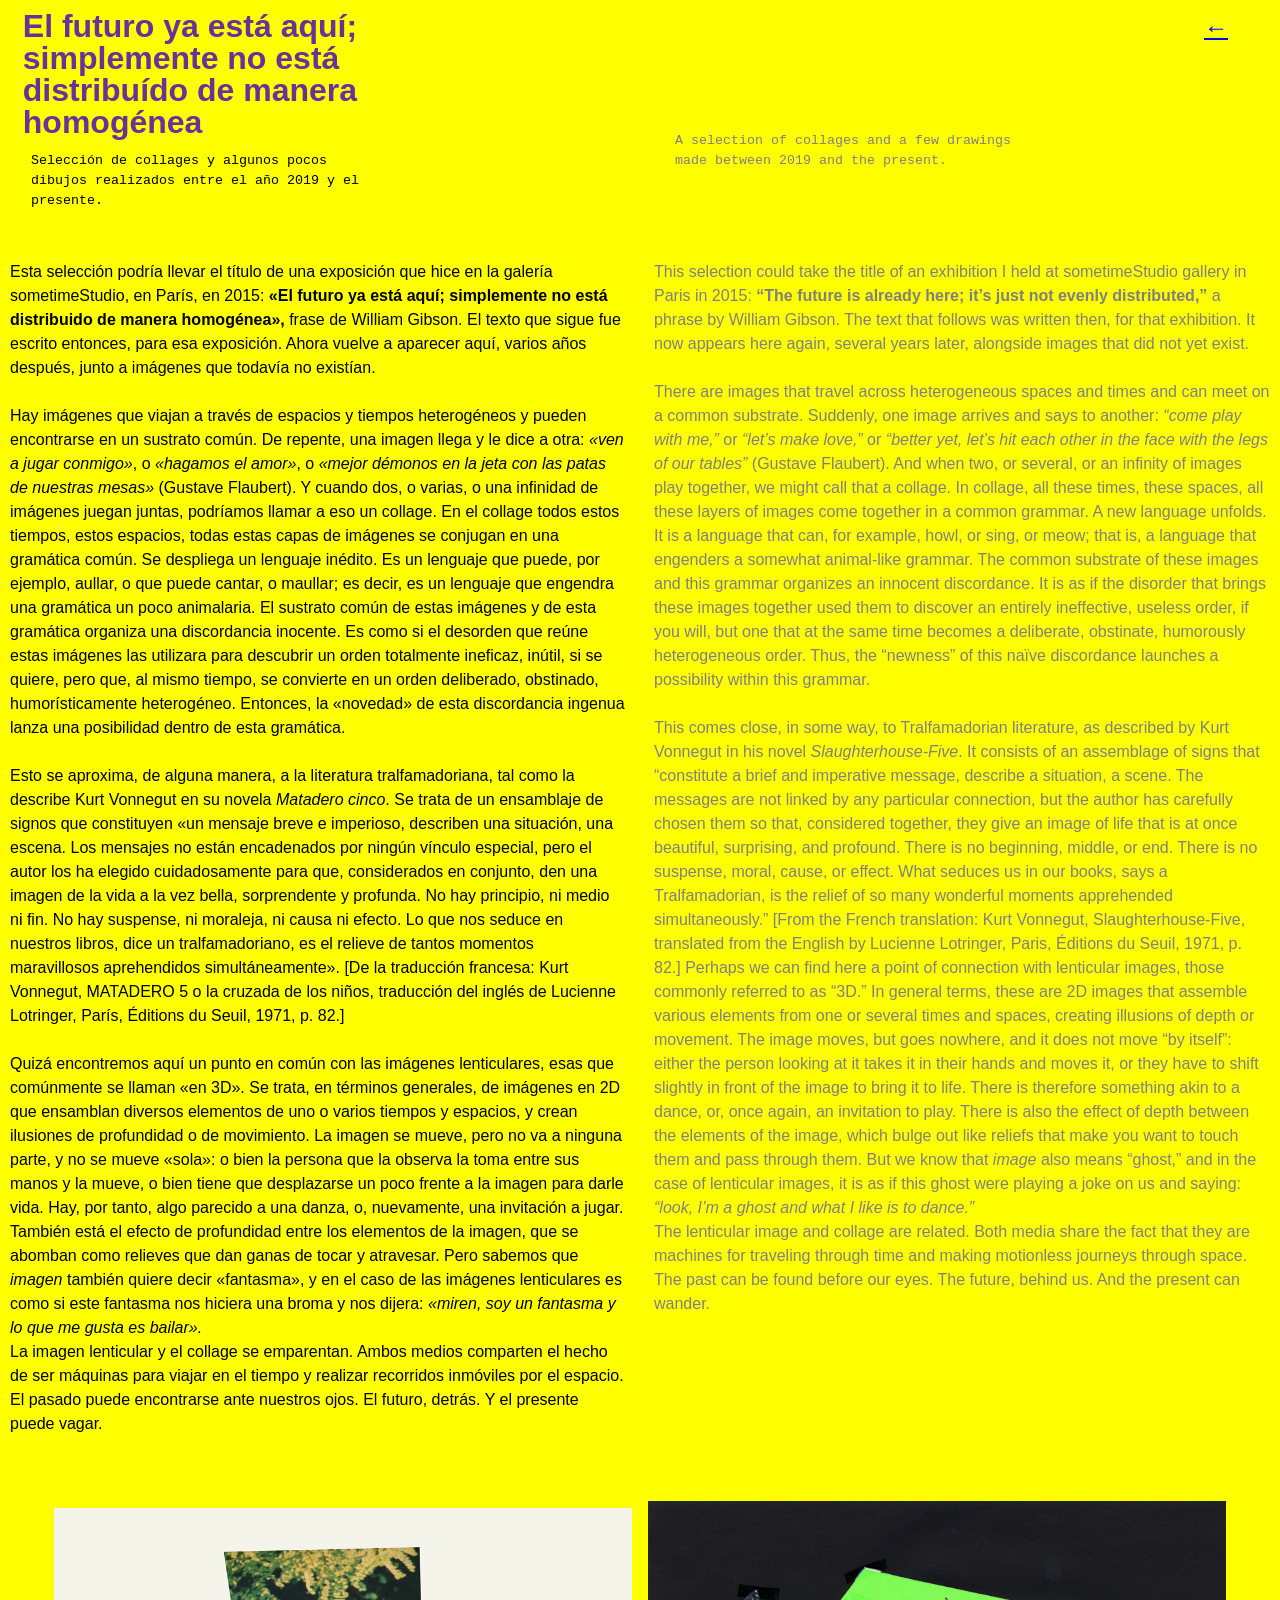
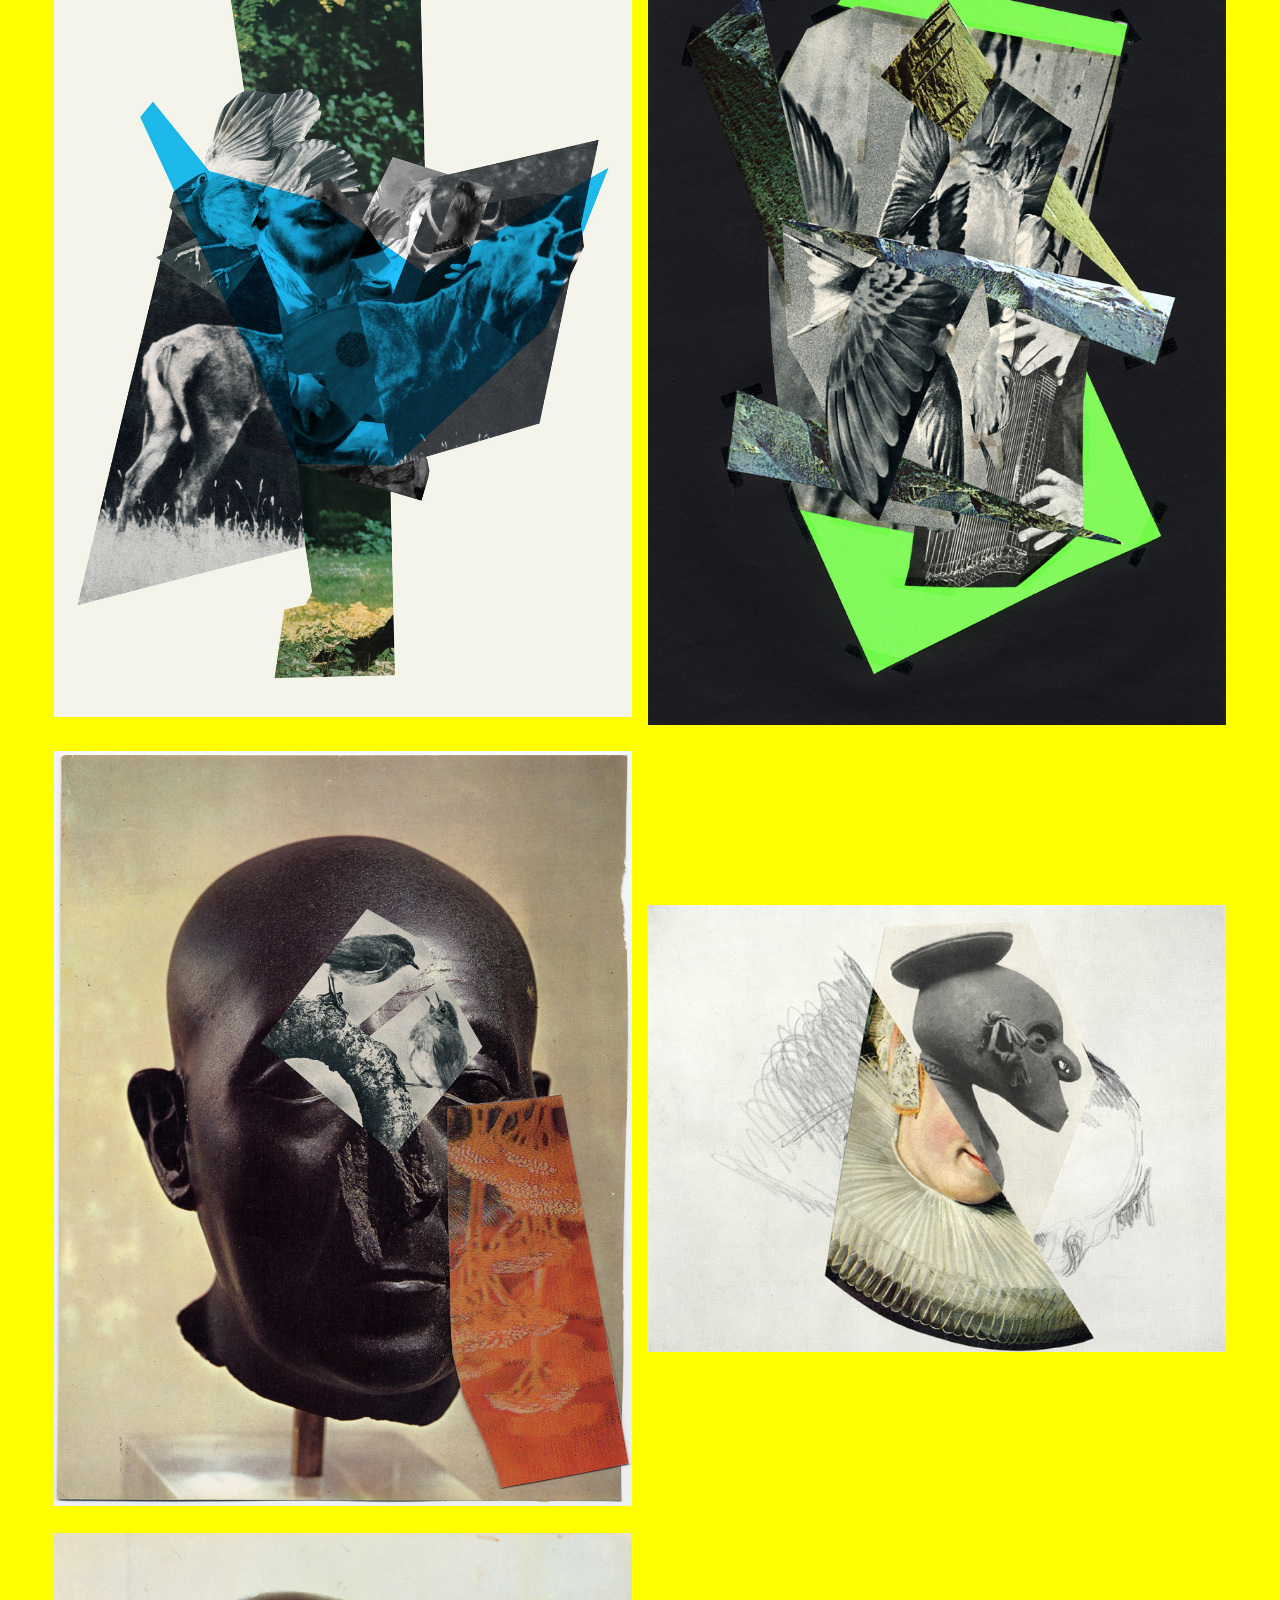
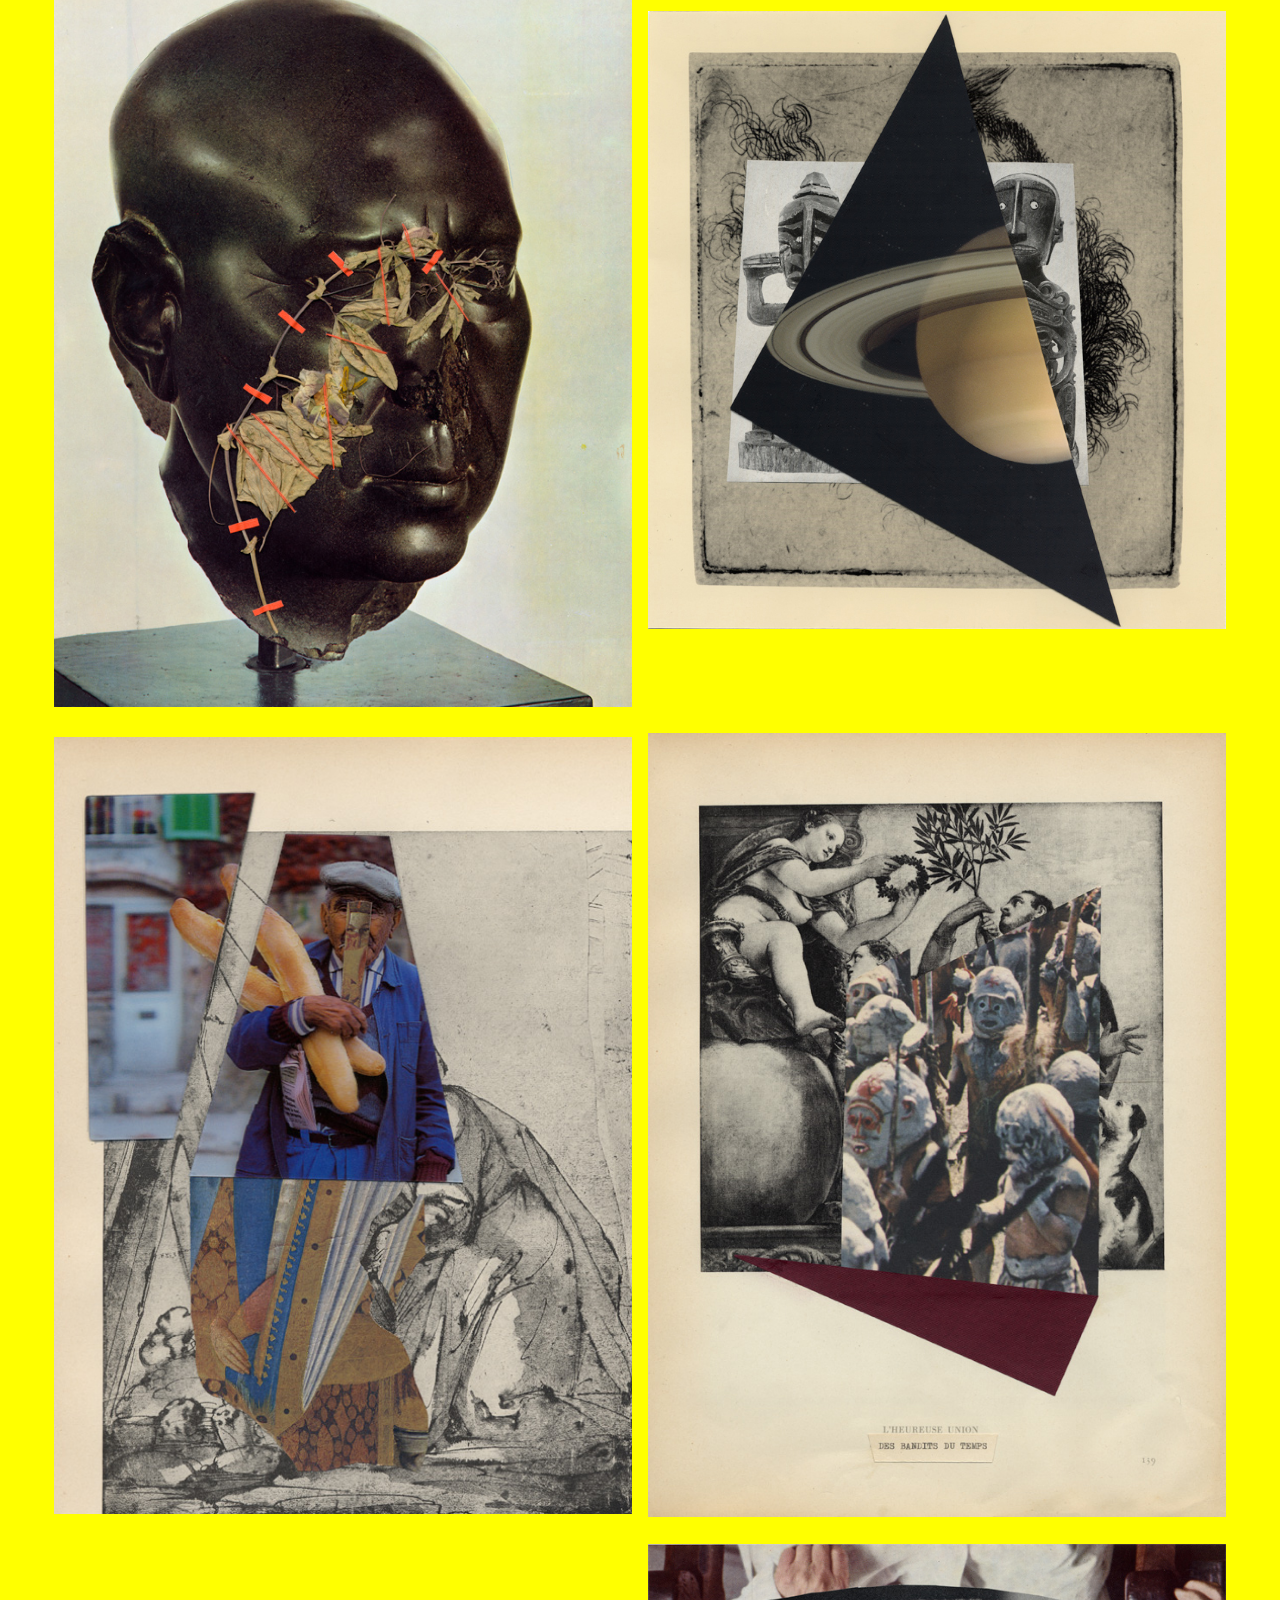
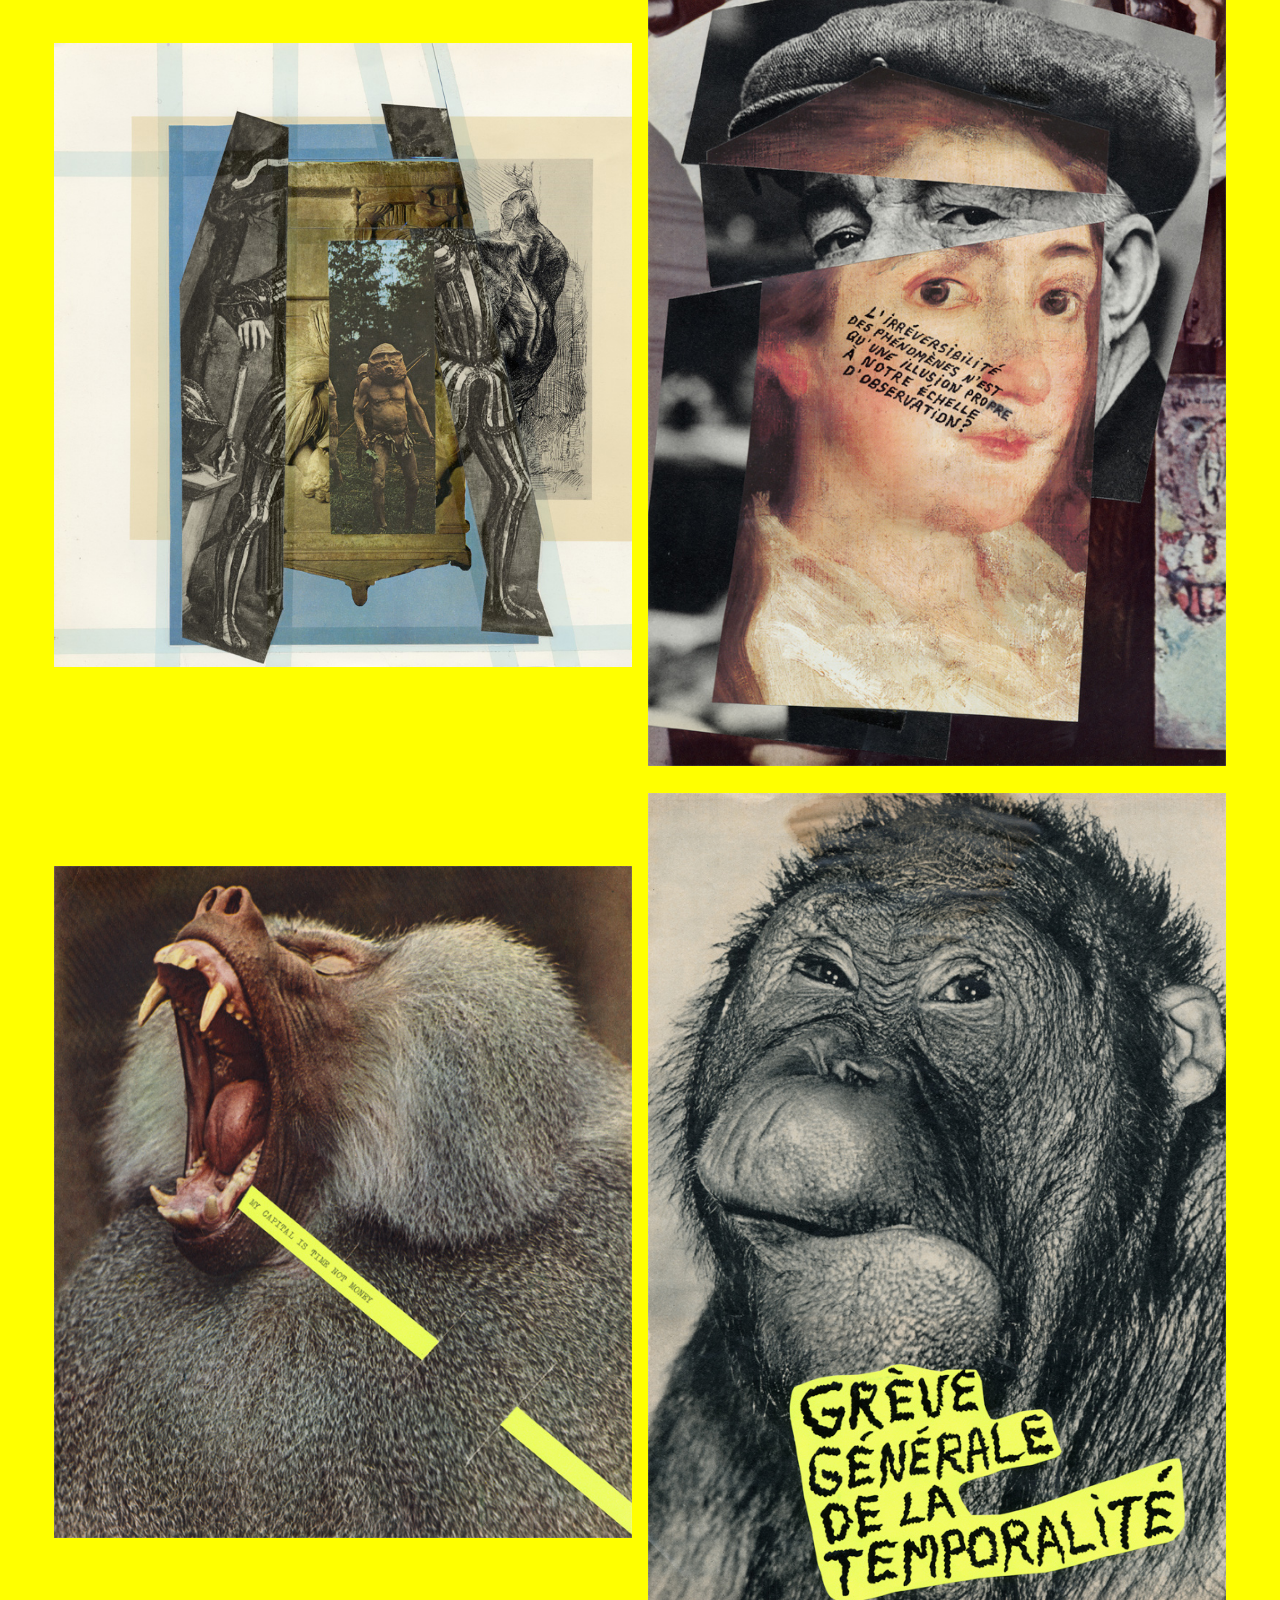
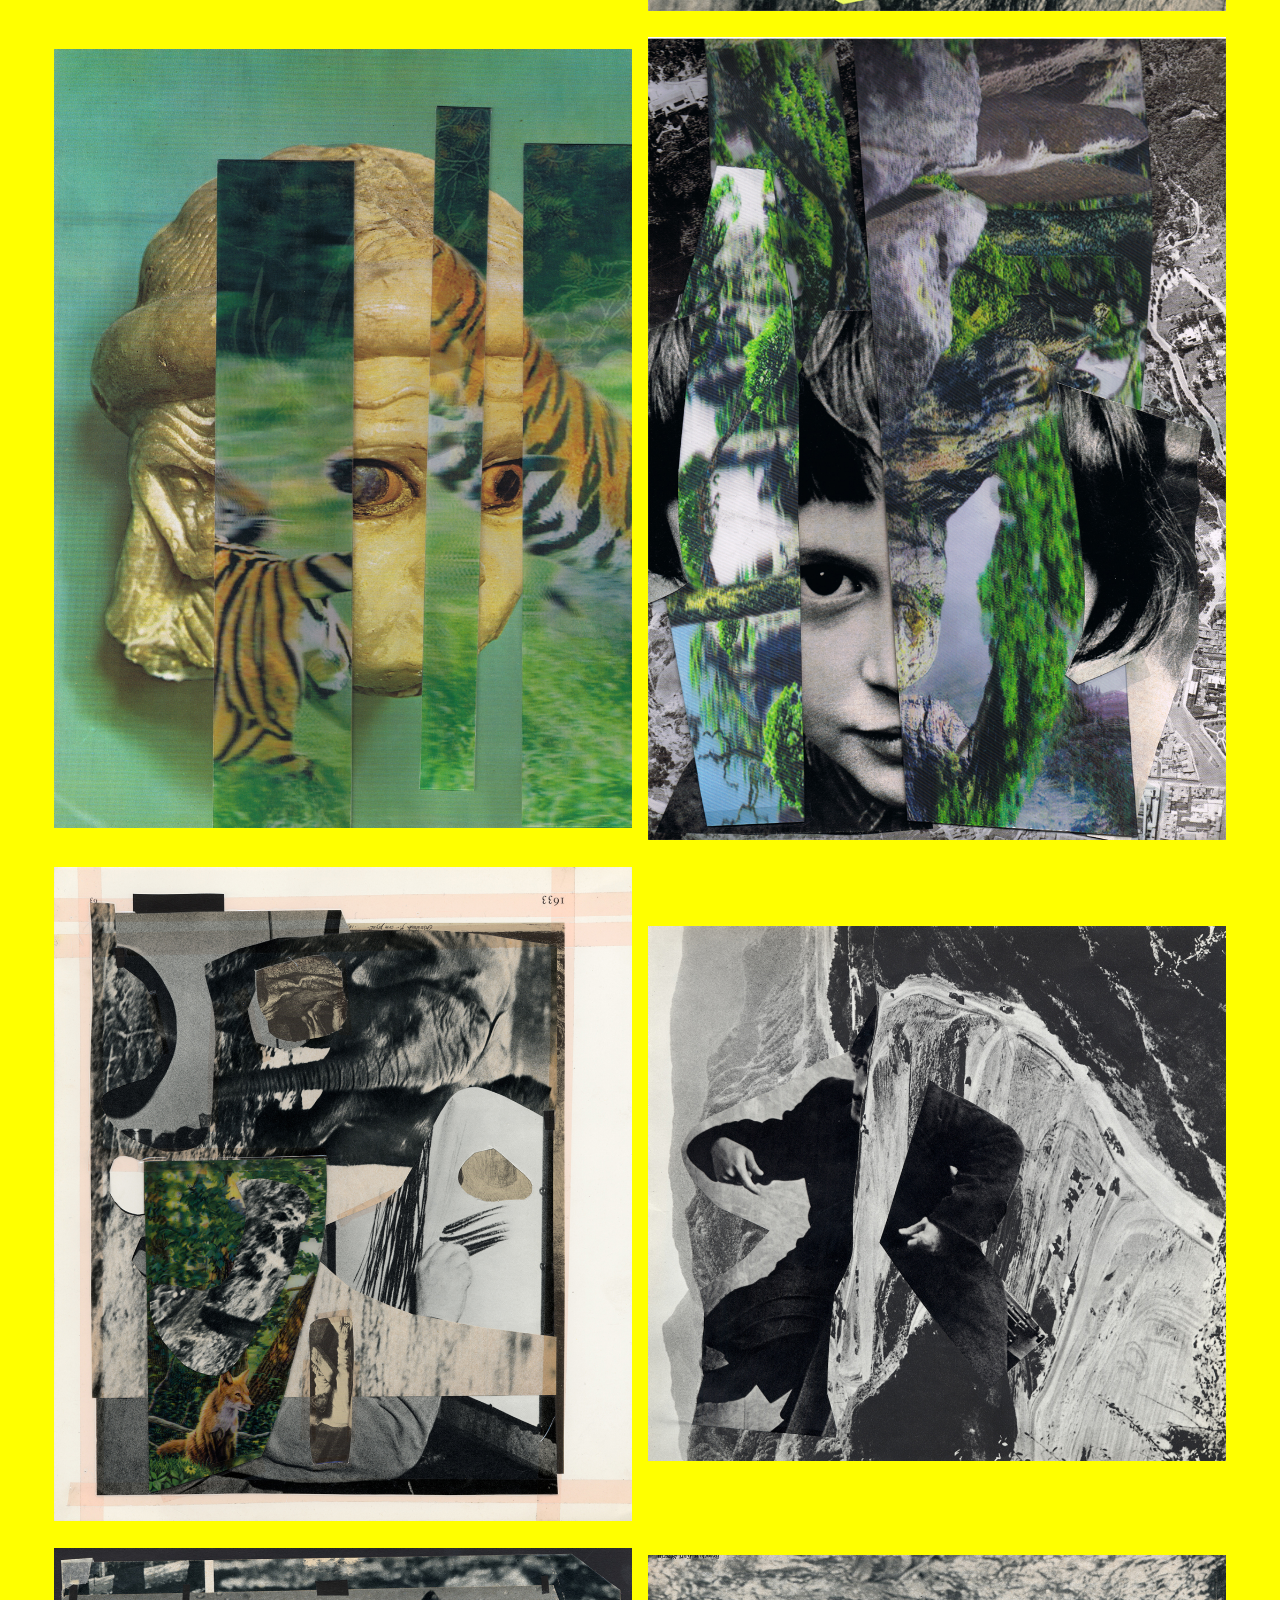
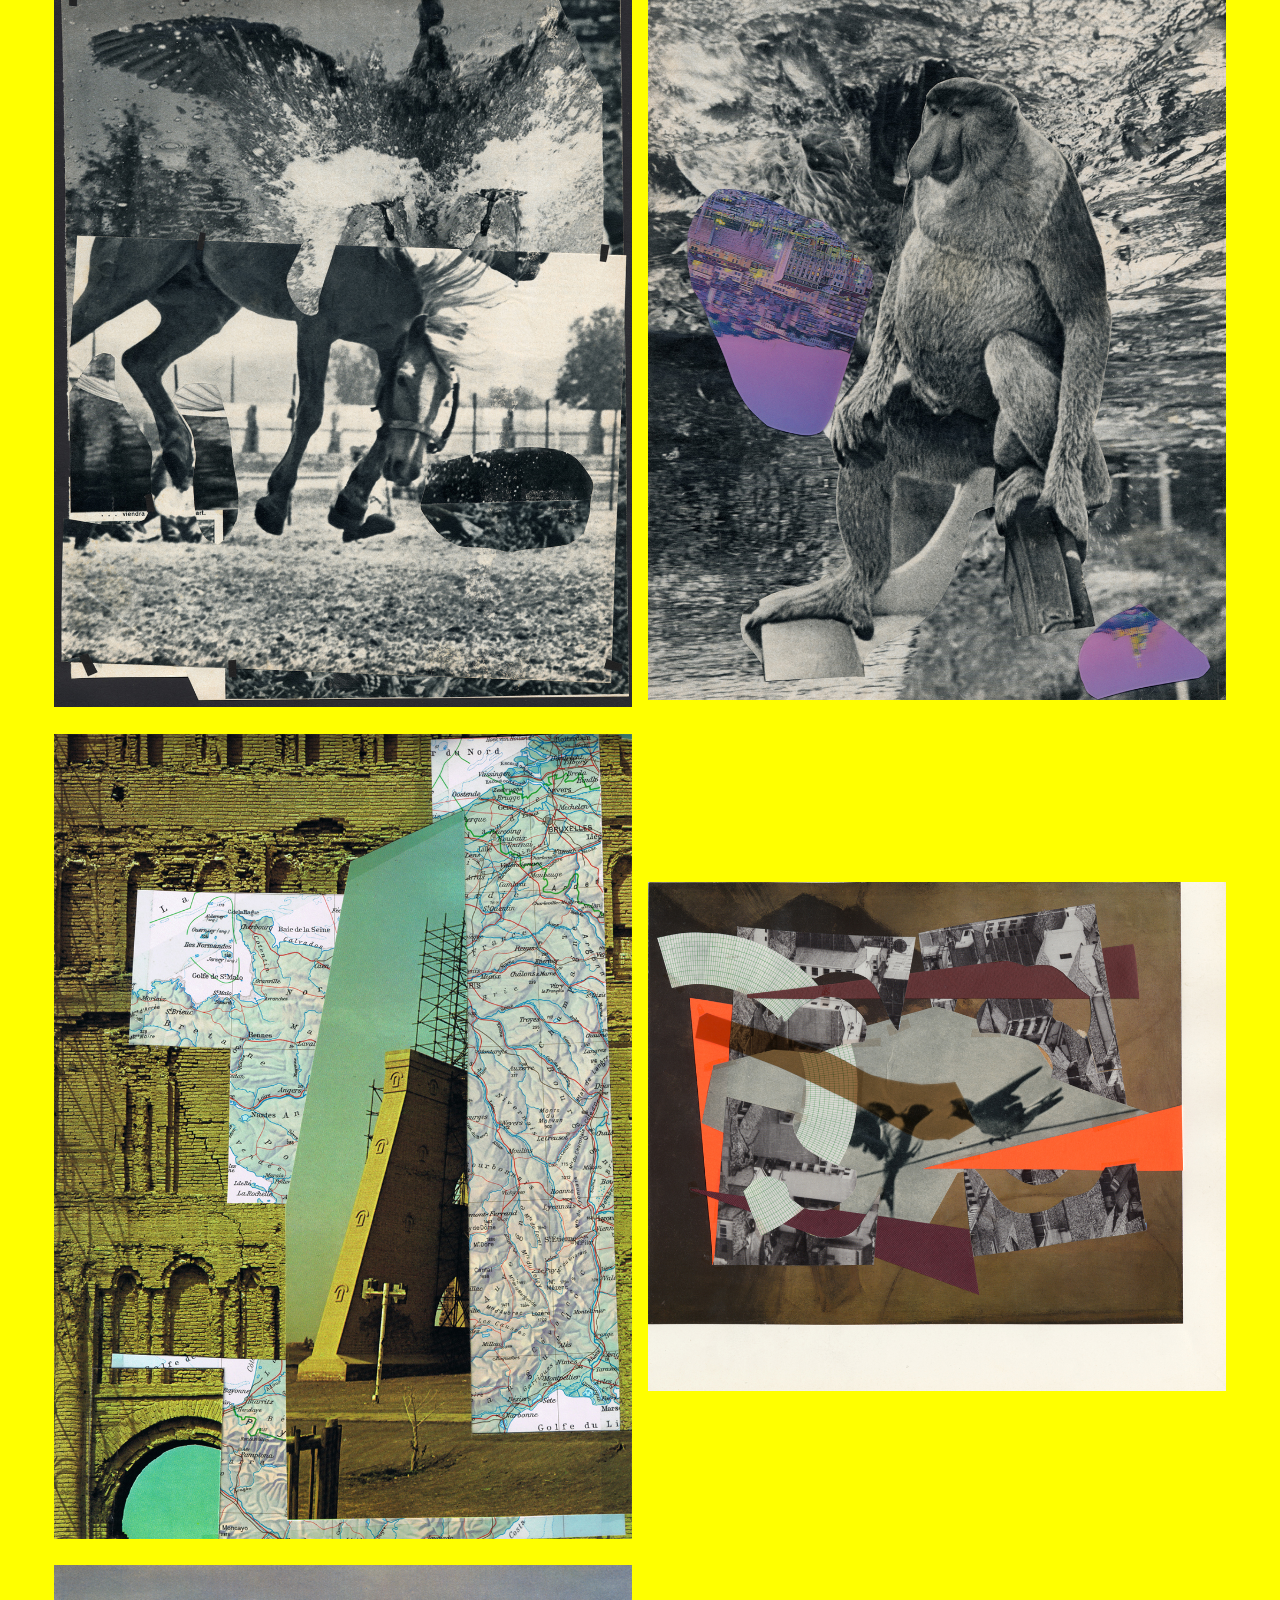
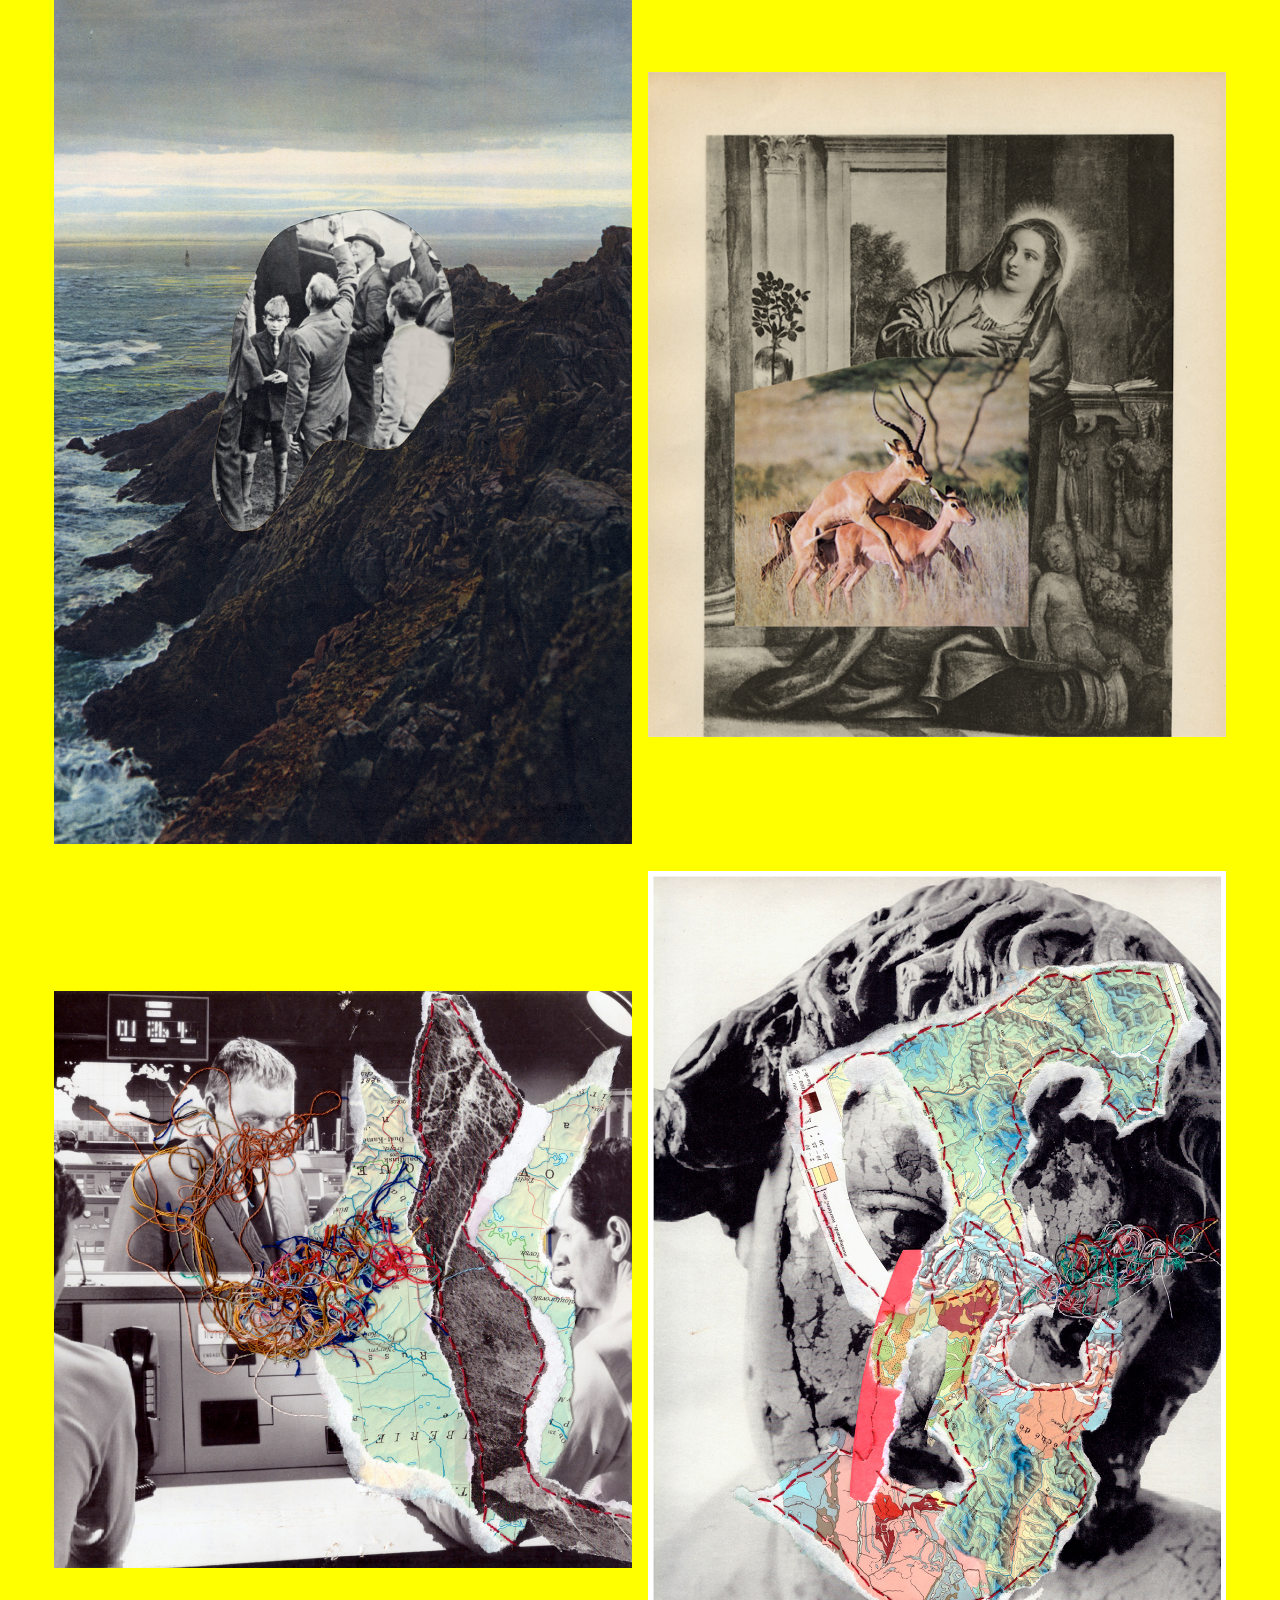
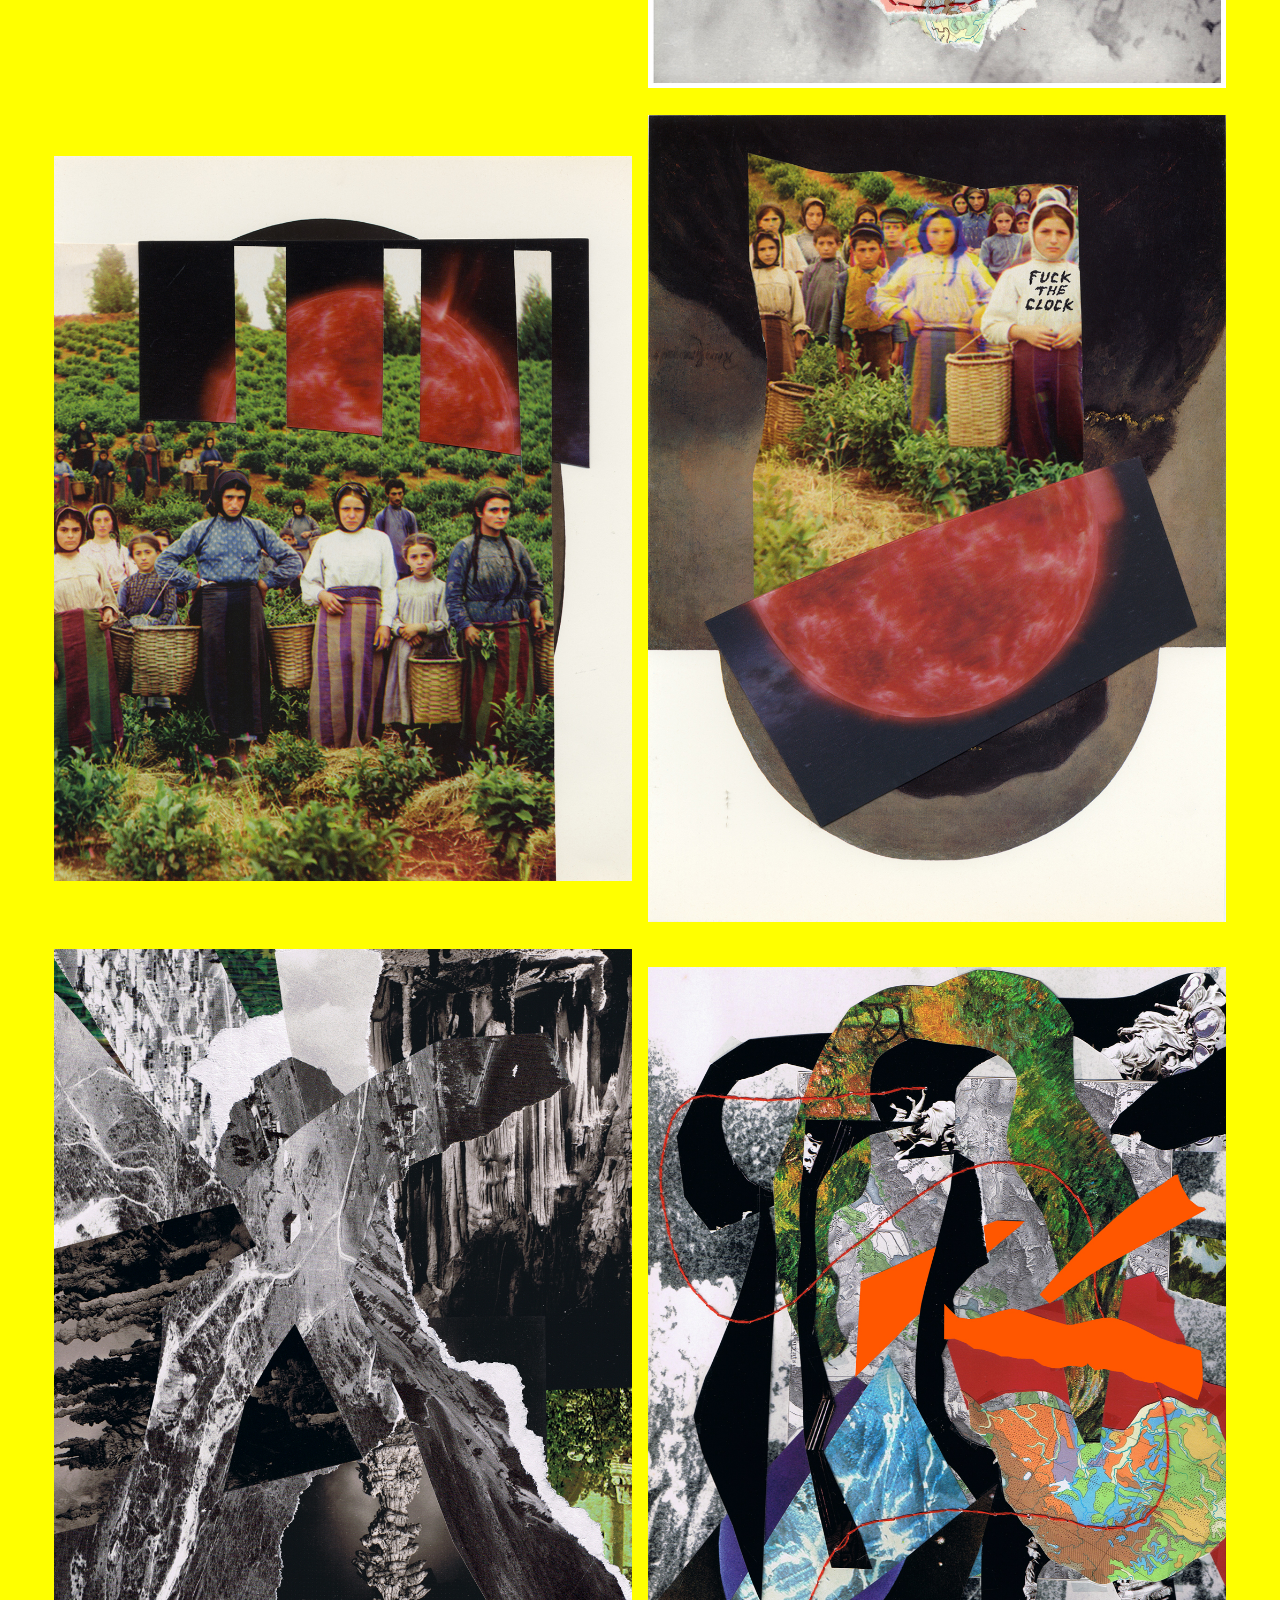
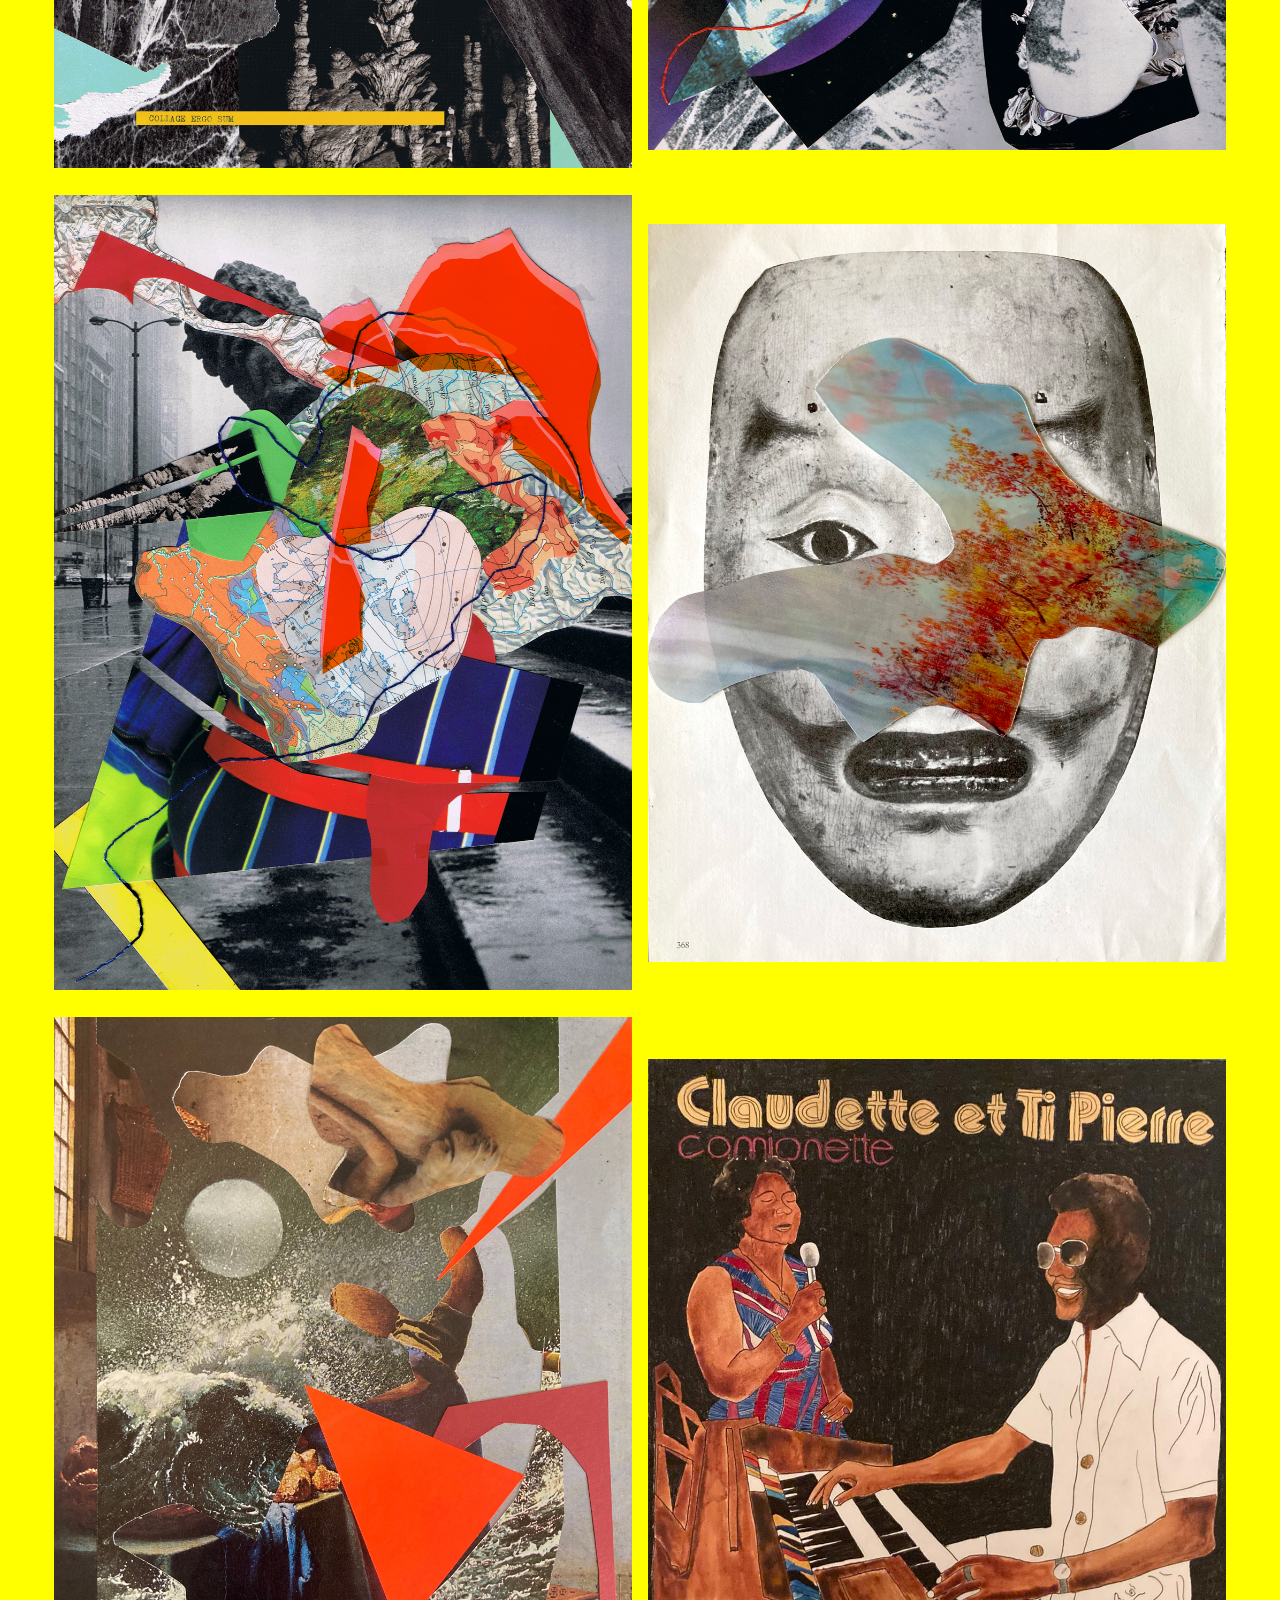
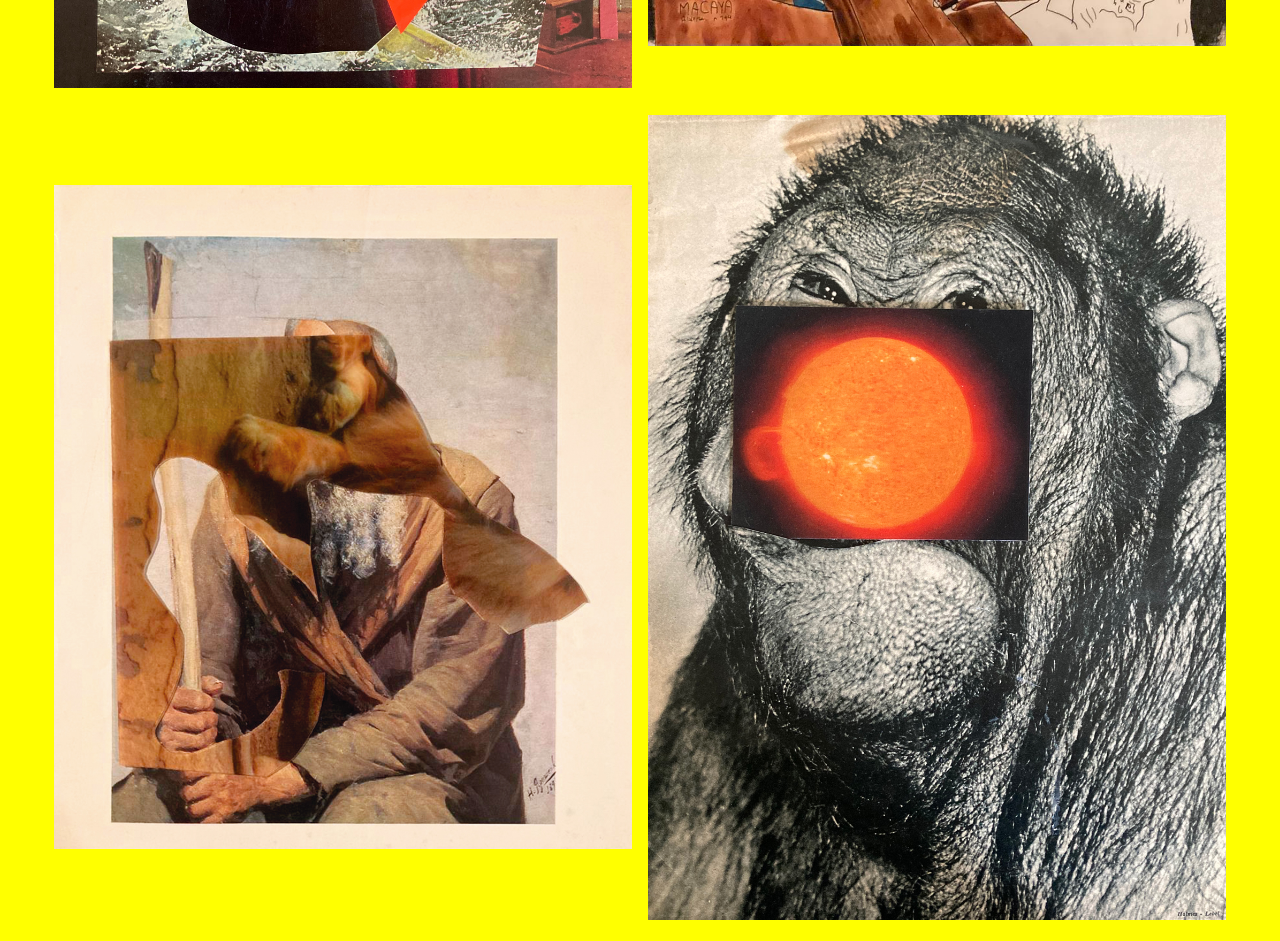
<file: 2019 el futuro ya esta aqui.html>
<!doctype html>
<html lang="en">

<head>
  <meta charset="utf-8">
  <meta name="viewport" content="width=device-width, initial-scale=1, shrink-to-fit=no">
  <link rel="stylesheet" href="style reticulacollage.css">


  <title>Alma Sarmiento</title>
  <link rel="icon" type="image/png" img href="imagenes/favicon.png">
</head>

<body>

 <div id="headervolador2"><p><a href="indice proyectos.html">←</a></p></div>

  </div>
  <!--comienzo contenido principal--->
  <div id=tituloproy>
    <p><b>El futuro ya está aquí;<br>simplemente no está<br>distribuído de manera<br>homogénea</b></p>
  </div>
  <div>
  <div class="container">
     <div id="fichatecesp"><br><br><br><br><br><br>
            <p>Selección de collages y algunos pocos dibujos realizados entre el año 2019 y el presente.</p>
    </div>
    <div id=descripcionesp>
      <p>
Esta selección podría llevar el título de una exposición que hice en la galería sometimeStudio, en París, en 2015: <b>«El futuro ya está aquí; simplemente no está distribuido de manera homogénea»,</b> frase de William Gibson. El texto que sigue fue escrito entonces, para esa exposición. Ahora vuelve a aparecer aquí, varios años después, junto a imágenes que todavía no existían.
<br><br>
Hay imágenes que viajan a través de espacios y tiempos heterogéneos y pueden encontrarse en un sustrato común. De repente, una imagen llega y le dice a otra: <i>«ven a jugar conmigo»</i>, o <i>«hagamos el amor»</i>, o <i>«mejor démonos en la jeta con las patas de nuestras mesas»</i> (Gustave Flaubert). Y cuando dos, o varias, o una infinidad de imágenes juegan juntas, podríamos llamar a eso un collage. En el collage todos estos tiempos, estos espacios, todas estas capas de imágenes se conjugan en una gramática común. Se despliega un lenguaje inédito. Es un lenguaje que puede, por ejemplo, aullar, o que puede cantar, o maullar; es decir, es un lenguaje que engendra una gramática un poco animalaria. El sustrato común de estas imágenes y de esta gramática organiza una discordancia inocente. Es como si el desorden que reúne estas imágenes las utilizara para descubrir un orden totalmente ineficaz, inútil, si se quiere, pero que, al mismo tiempo, se convierte en un orden deliberado, obstinado, humorísticamente heterogéneo. Entonces, la «novedad» de esta discordancia ingenua lanza una posibilidad dentro de esta gramática.
<br><br>
Esto se aproxima, de alguna manera, a la literatura tralfamadoriana, tal como la describe Kurt Vonnegut en su novela <i>Matadero cinco</i>. Se trata de un ensamblaje de signos que constituyen «un mensaje breve e imperioso, describen una situación, una escena. Los mensajes no están encadenados por ningún vínculo especial, pero el autor los ha elegido cuidadosamente para que, considerados en conjunto, den una imagen de la vida a la vez bella, sorprendente y profunda. No hay principio, ni medio ni fin. No hay suspense, ni moraleja, ni causa ni efecto. Lo que nos seduce en nuestros libros, dice un tralfamadoriano, es el relieve de tantos momentos maravillosos aprehendidos simultáneamente». [De la traducción francesa: Kurt Vonnegut, MATADERO 5 o la cruzada de los niños, traducción del inglés de Lucienne Lotringer, París, Éditions du Seuil, 1971, p. 82.]
<br><br>
Quizá encontremos aquí un punto en común con las imágenes lenticulares, esas que comúnmente se llaman «en 3D». Se trata, en términos generales, de imágenes en 2D que ensamblan diversos elementos de uno o varios tiempos y espacios, y crean ilusiones de profundidad o de movimiento. La imagen se mueve, pero no va a ninguna parte, y no se mueve «sola»: o bien la persona que la observa la toma entre sus manos y la mueve, o bien tiene que desplazarse un poco frente a la imagen para darle vida. Hay, por tanto, algo parecido a una danza, o, nuevamente, una invitación a jugar. También está el efecto de profundidad entre los elementos de la imagen, que se abomban como relieves que dan ganas de tocar y atravesar. Pero sabemos que <i>imagen</i> también quiere decir «fantasma», y en el caso de las imágenes lenticulares es como si este fantasma nos hiciera una broma y nos dijera: <i>«miren, soy un fantasma y lo que me gusta es bailar».</i><br>
La imagen lenticular y el collage se emparentan. Ambos medios comparten el hecho de ser máquinas para viajar en el tiempo y realizar recorridos inmóviles por el espacio. El pasado puede encontrarse ante nuestros ojos. El futuro, detrás. Y el presente puede vagar.
</p>
    </div>
    <div id="fichateceng"><br><br><br><br><br>
           <p>A selection of collages and a few drawings made between 2019 and the present.</p>
    </div>
    <div id=descripcioneng>
      <p>
This selection could take the title of an exhibition I held at sometimeStudio gallery in Paris in 2015: <b>“The future is already here; it’s just not evenly distributed,”</b> a phrase by William Gibson. The text that follows was written then, for that exhibition. It now appears here again, several years later, alongside images that did not yet exist.
<br><br>
There are images that travel across heterogeneous spaces and times and can meet on a common substrate. Suddenly, one image arrives and says to another: <i>“come play with me,”</i> or <i>“let’s make love,”</i> or <i>“better yet, let’s hit each other in the face with the legs of our tables”</i> (Gustave Flaubert). And when two, or several, or an infinity of images play together, we might call that a collage. In collage, all these times, these spaces, all these layers of images come together in a common grammar. A new language unfolds. It is a language that can, for example, howl, or sing, or meow; that is, a language that engenders a somewhat animal-like grammar. The common substrate of these images and this grammar organizes an innocent discordance. It is as if the disorder that brings these images together used them to discover an entirely ineffective, useless order, if you will, but one that at the same time becomes a deliberate, obstinate, humorously heterogeneous order. Thus, the “newness” of this naïve discordance launches a possibility within this grammar.
<br><br>
This comes close, in some way, to Tralfamadorian literature, as described by Kurt Vonnegut in his novel <i>Slaughterhouse-Five</i>. It consists of an assemblage of signs that “constitute a brief and imperative message, describe a situation, a scene. The messages are not linked by any particular connection, but the author has carefully chosen them so that, considered together, they give an image of life that is at once beautiful, surprising, and profound. There is no beginning, middle, or end. There is no suspense, moral, cause, or effect. What seduces us in our books, says a Tralfamadorian, is the relief of so many wonderful moments apprehended simultaneously.” [From the French translation: Kurt Vonnegut, Slaughterhouse-Five, translated from the English by Lucienne Lotringer, Paris, Éditions du Seuil, 1971, p. 82.]
Perhaps we can find here a point of connection with lenticular images, those commonly referred to as “3D.” In general terms, these are 2D images that assemble various elements from one or several times and spaces, creating illusions of depth or movement. The image moves, but goes nowhere, and it does not move “by itself”: either the person looking at it takes it in their hands and moves it, or they have to shift slightly in front of the image to bring it to life. There is therefore something akin to a dance, or, once again, an invitation to play. There is also the effect of depth between the elements of the image, which bulge out like reliefs that make you want to touch them and pass through them. But we know that <i>image</i> also means “ghost,” and in the case of lenticular images, it is as if this ghost were playing a joke on us and saying: <i>“look, I’m a ghost and what I like is to dance.”</i><br>
The lenticular image and collage are related. Both media share the fact that they are machines for traveling through time and making motionless journeys through space. The past can be found before our eyes. The future, behind us. And the present can wander.
<br><br>



</p>
    </div>
    <div id="espaciofotos">

      <span><img src="imagenes/collages/2019-hoy/1.jpg"></span>
    
<span><img src="imagenes/collages/2019-hoy/2.jpg"></span>

<span><img src="imagenes/collages/2019-hoy/3.jpg"></span>

<span><img src="imagenes/collages/2019-hoy/4.jpg"></span>

<span><img src="imagenes/collages/2019-hoy/5.jpg"></span>

<span><img src="imagenes/collages/2019-hoy/6.jpg"></span>

<span><img src="imagenes/collages/2019-hoy/7.jpg"></span>

<span><img src="imagenes/collages/2019-hoy/8.jpg"></span>

<span><img src="imagenes/collages/2019-hoy/9.jpg"></span>

<span><img src="imagenes/collages/2019-hoy/10.jpg"></span>

<span><img src="imagenes/collages/2019-hoy/11.jpg"></span>

<span><img src="imagenes/collages/2019-hoy/12.jpg"></span>

<span><img src="imagenes/collages/2019-hoy/13.jpg"></span>

<span><img src="imagenes/collages/2019-hoy/14.jpg"></span>

<span><img src="imagenes/collages/2019-hoy/15.jpg"></span>

<span><img src="imagenes/collages/2019-hoy/19.jpg"></span>

<span><img src="imagenes/collages/2019-hoy/16.jpg"></span>

<span><img src="imagenes/collages/2019-hoy/17.jpg"></span>

<span><img src="imagenes/collages/2019-hoy/18.jpg"></span>

<span><img src="imagenes/collages/2019-hoy/20.jpg"></span>

<span><img src="imagenes/collages/2019-hoy/21.jpg"></span>

<span><img src="imagenes/collages/2019-hoy/25.jpg"></span>
      
<span><img src="imagenes/collages/2019-hoy/26.jpg"></span>

<span><img src="imagenes/collages/2019-hoy/27.jpg"></span>

<span><img src="imagenes/collages/2019-hoy/22.jpg"></span>

<span><img src="imagenes/collages/2019-hoy/23.jpg"></span>

<span><img src="imagenes/collages/2019-hoy/24.jpg"></span>

<span><img src="imagenes/collages/2019-hoy/28.jpg"></span>

<span><img src="imagenes/collages/2019-hoy/29.jpg"></span>

<span><img src="imagenes/collages/2019-hoy/30.jpg"></span>

<span><img src="imagenes/collages/2019-hoy/32.jpg"></span>

<span><img src="imagenes/collages/2019-hoy/33.jpg"></span> 

<span><img src="imagenes/collages/2019-hoy/34.jpg"></span> 

<span><img src="imagenes/collages/2019-hoy/35.jpg"></span>      

    </div>

  </div>



  <!--comienzo footer--->

  <!--esto lo pegué y no sé que es--->
</body>

</html>
</file>
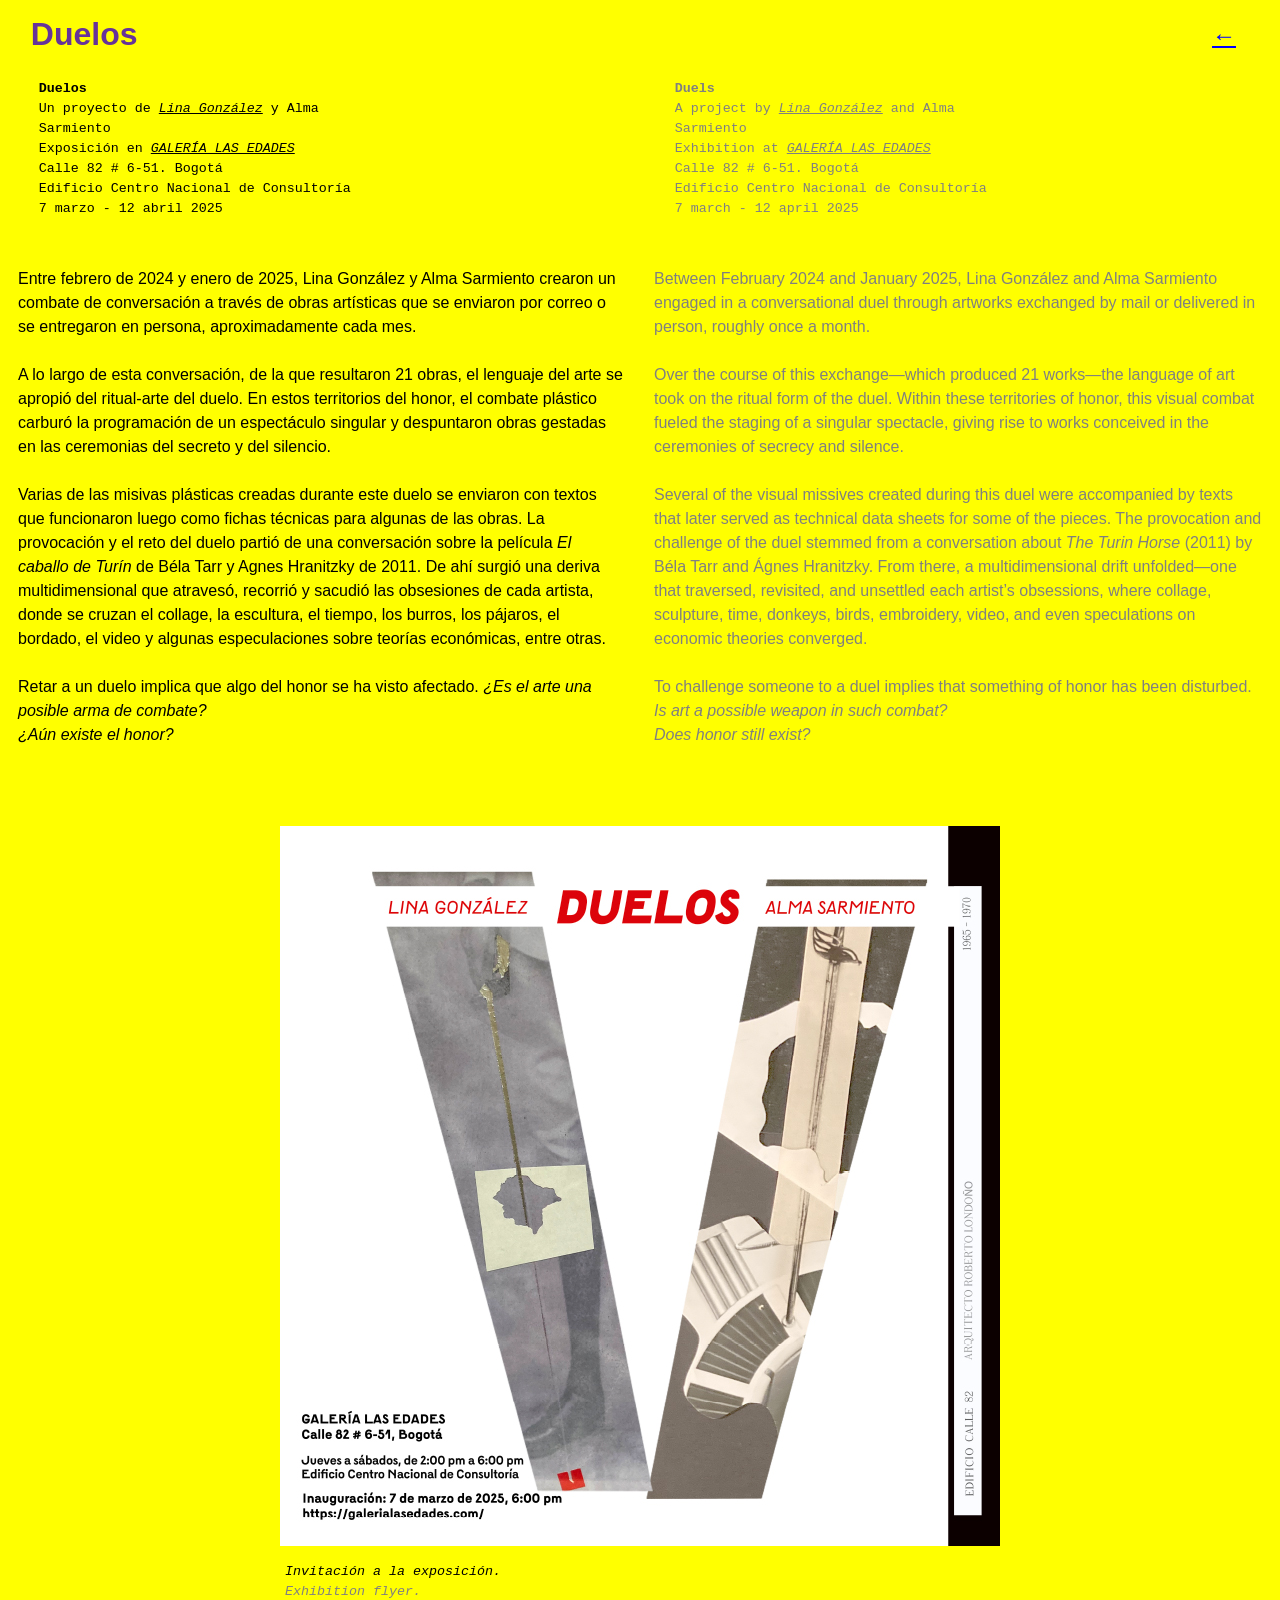
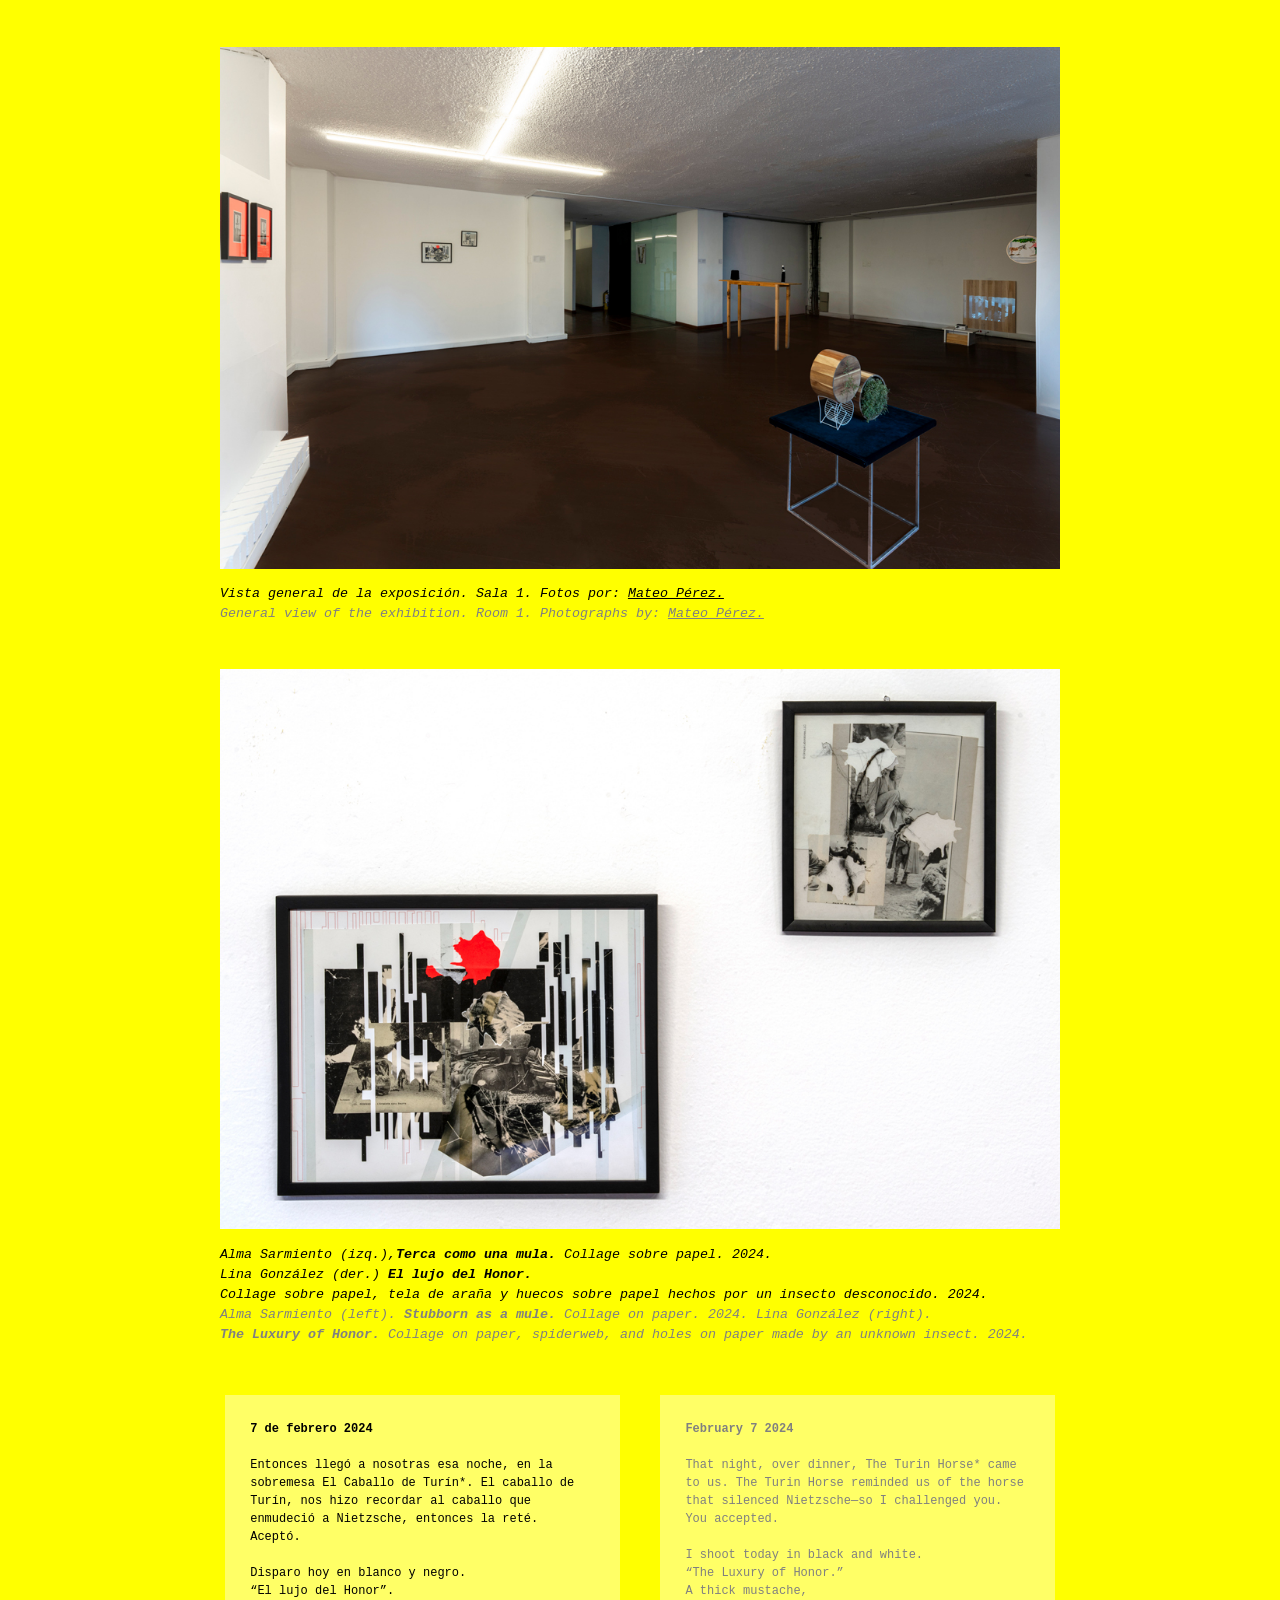
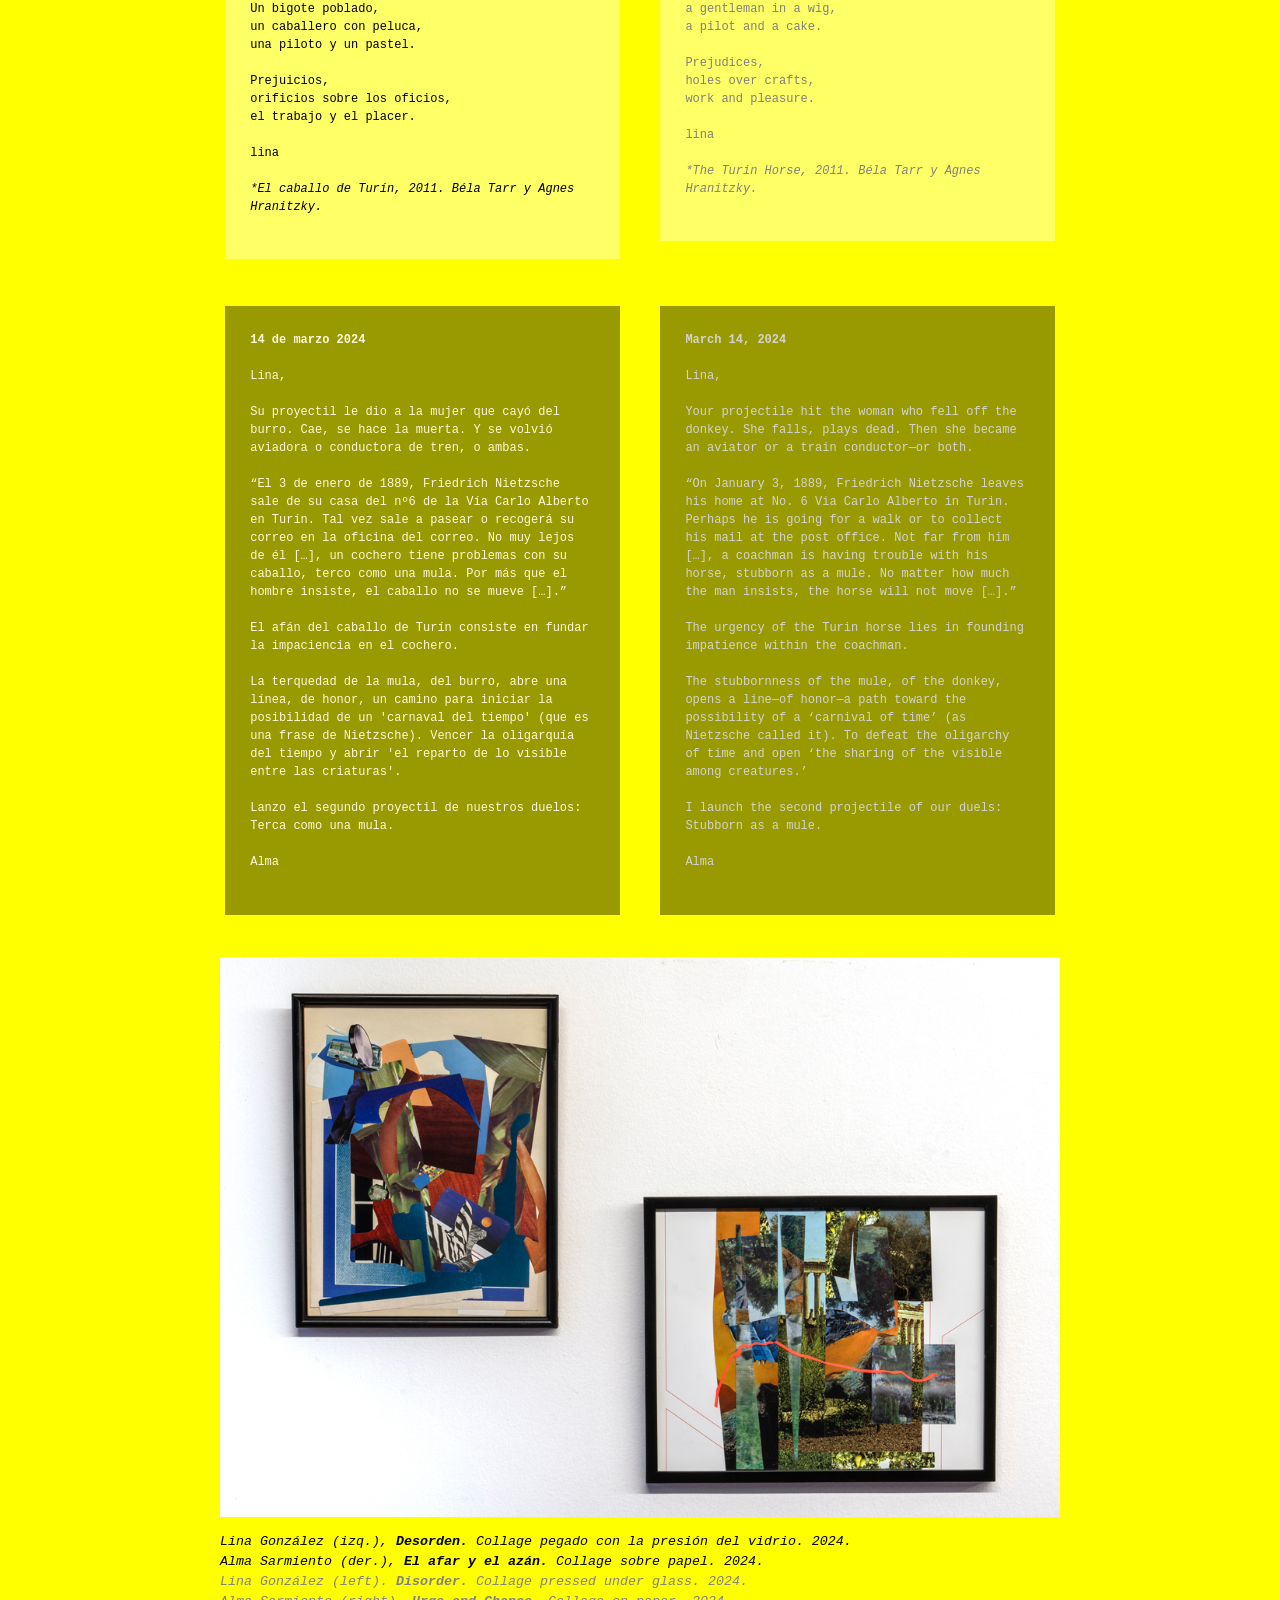
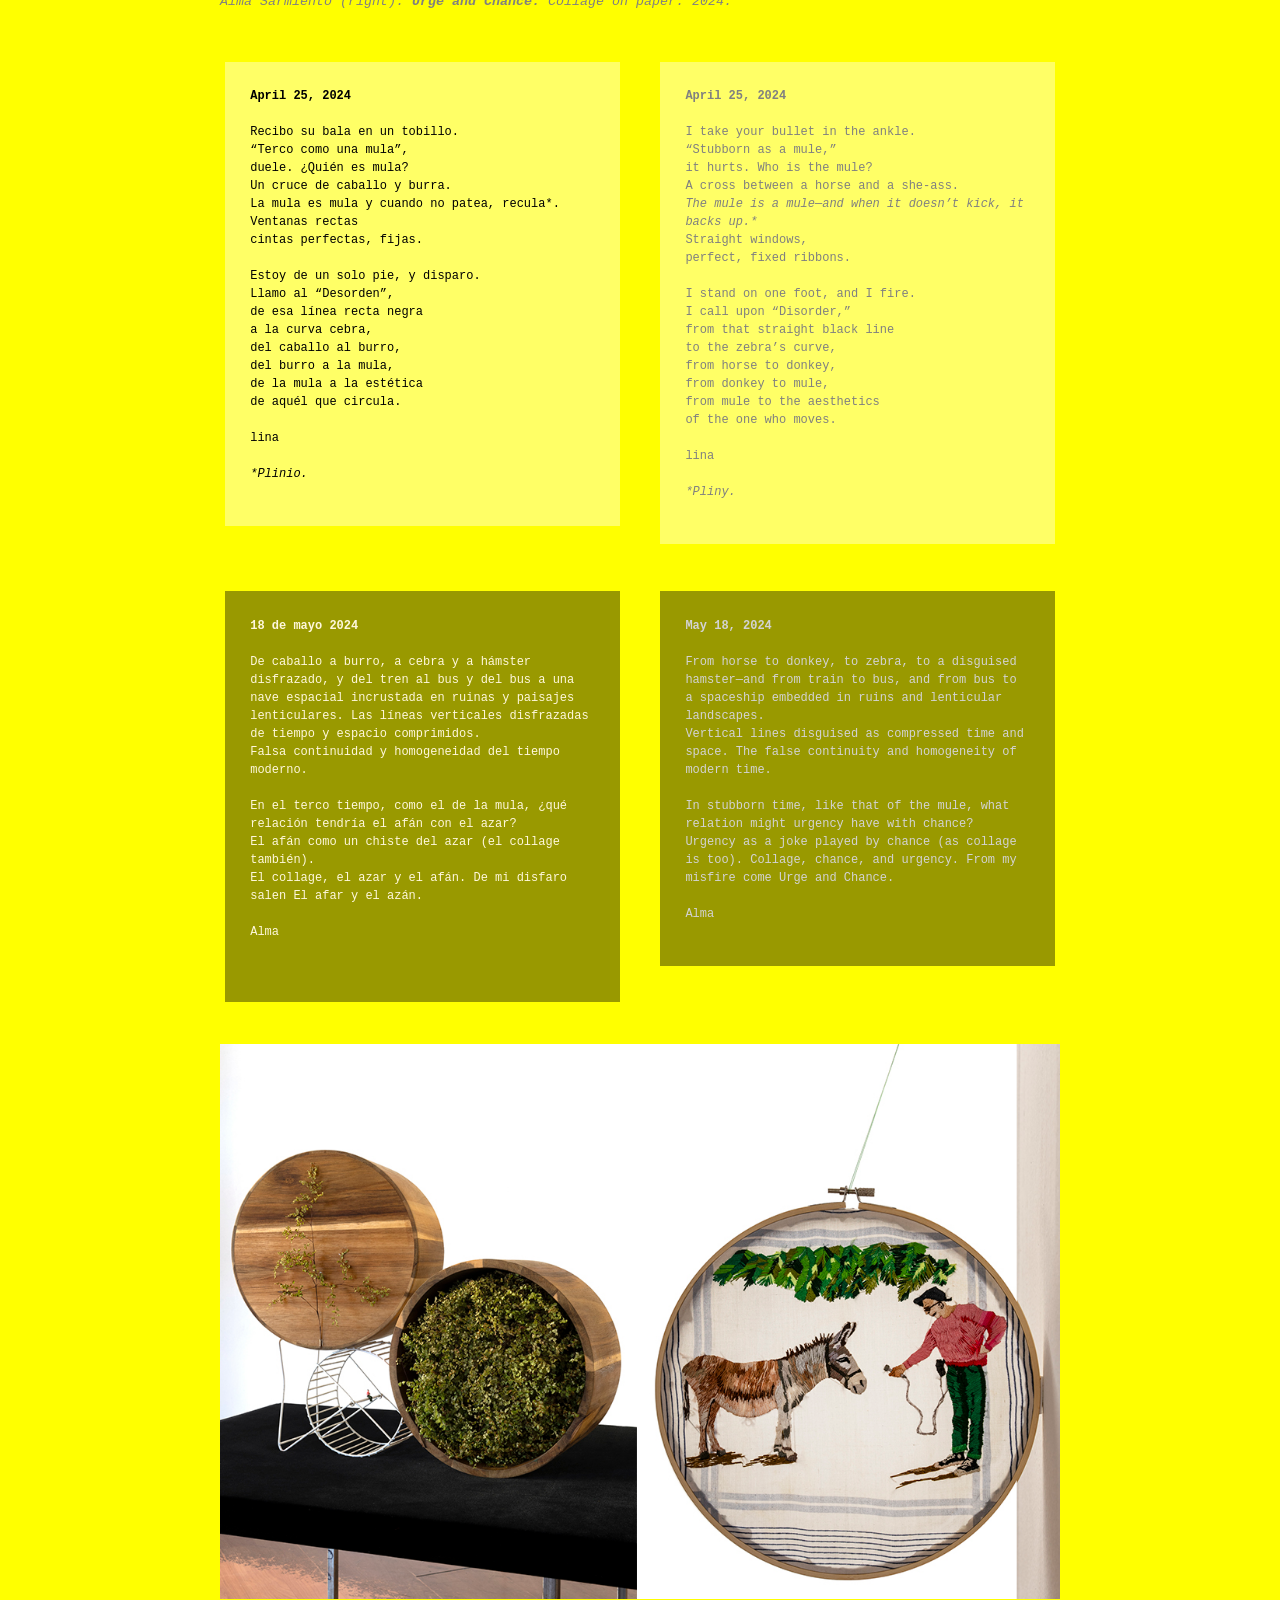
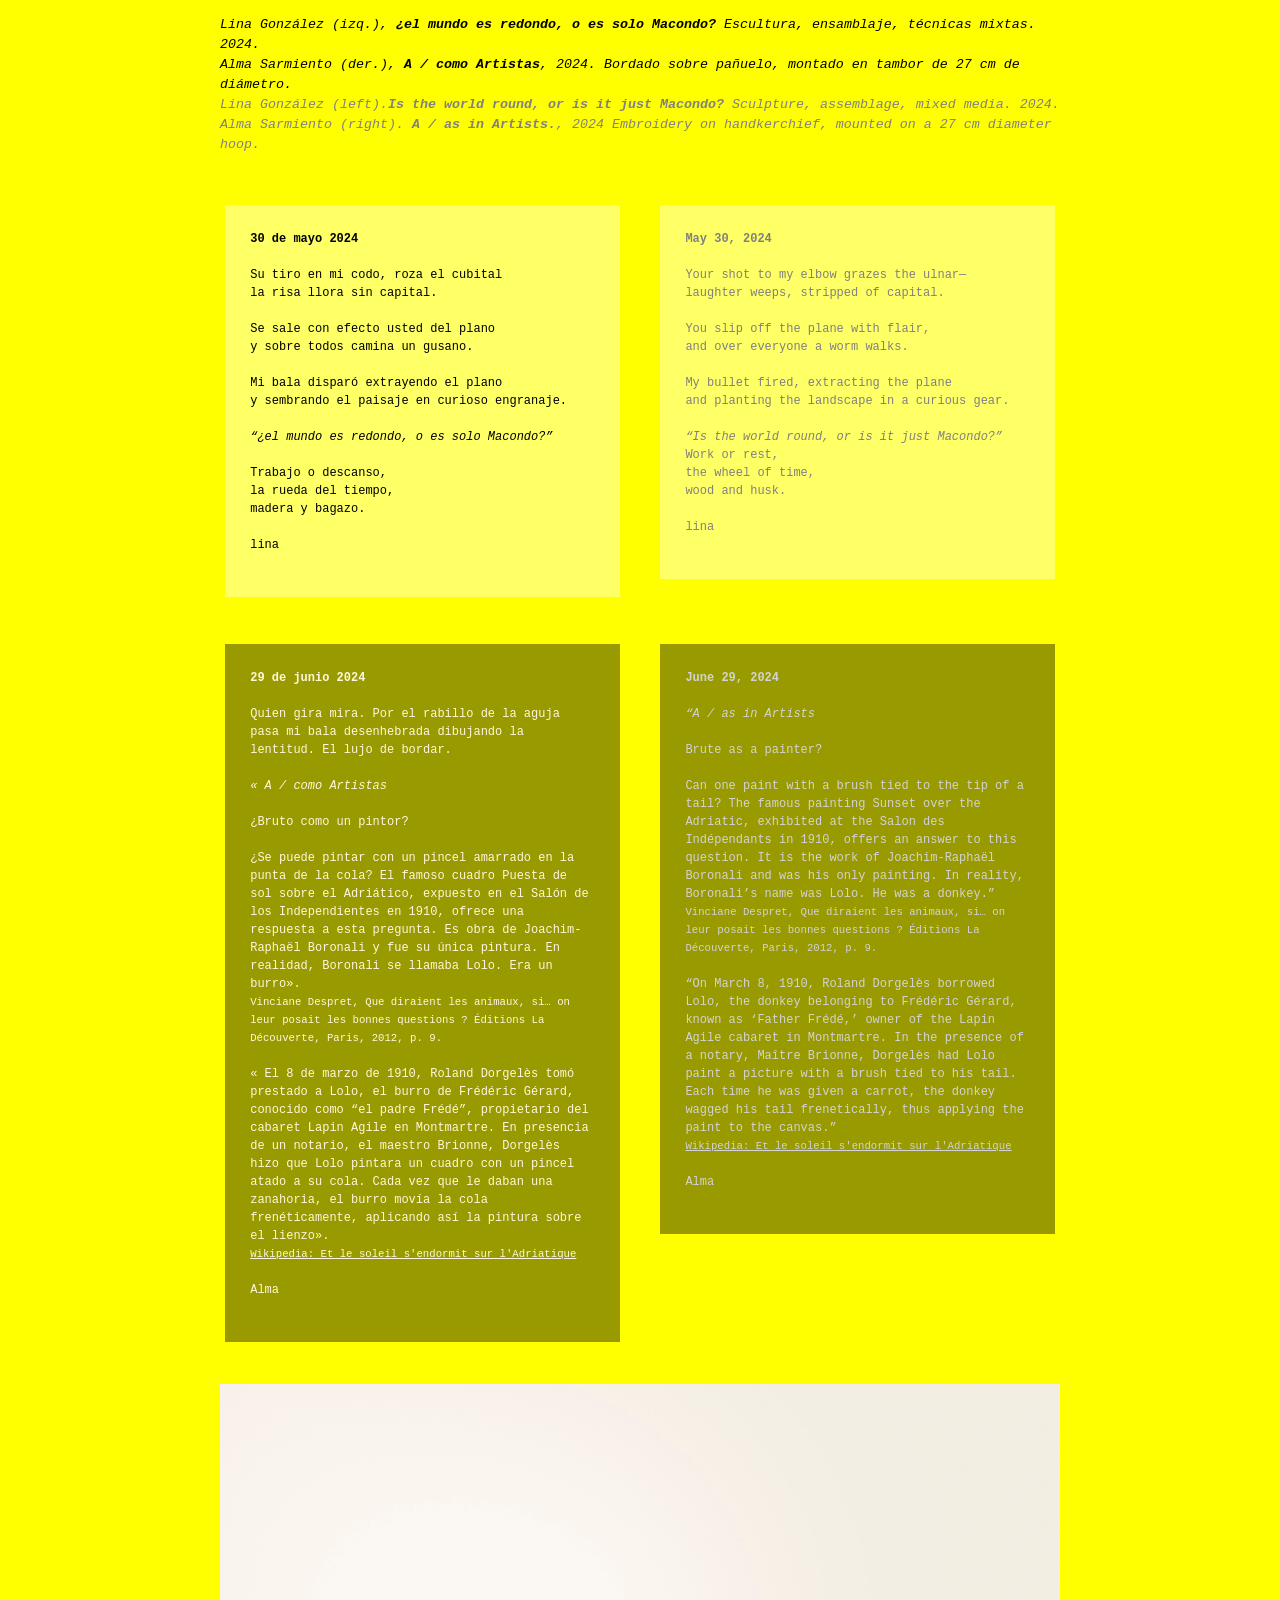
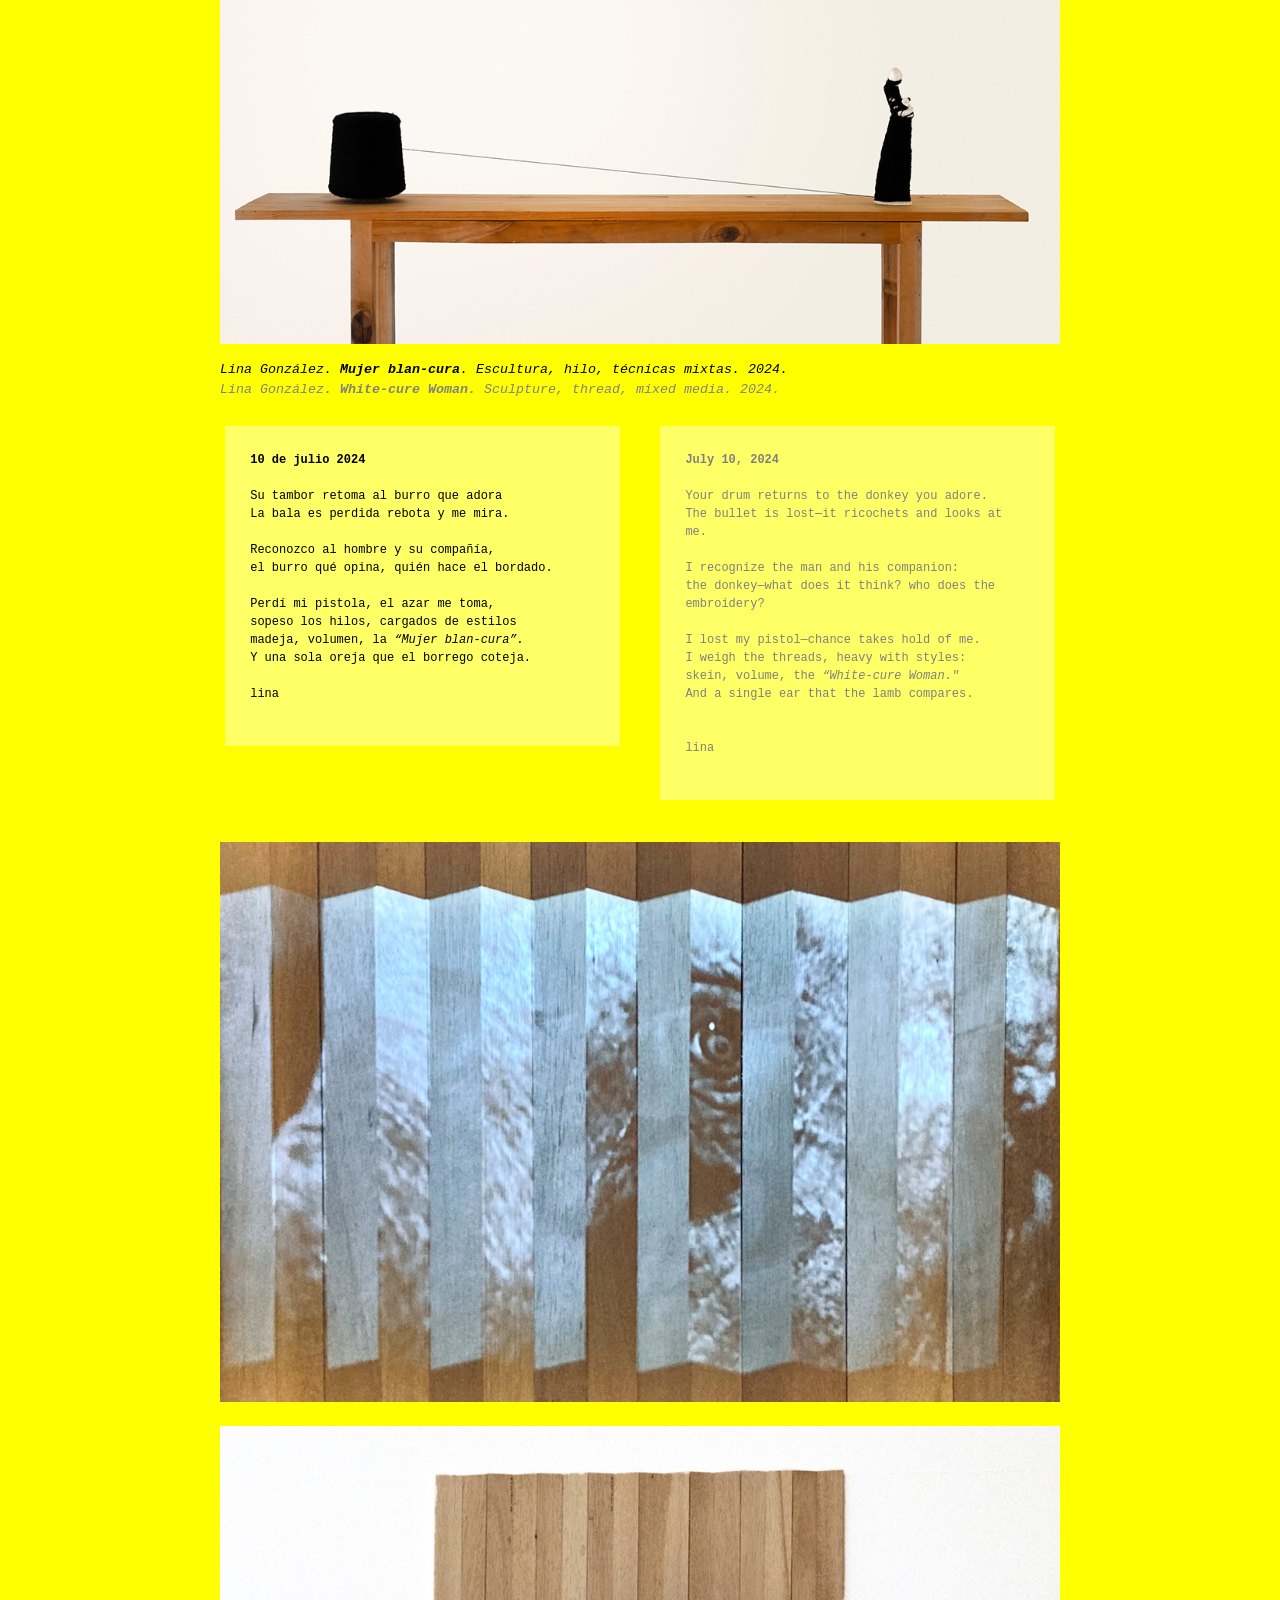
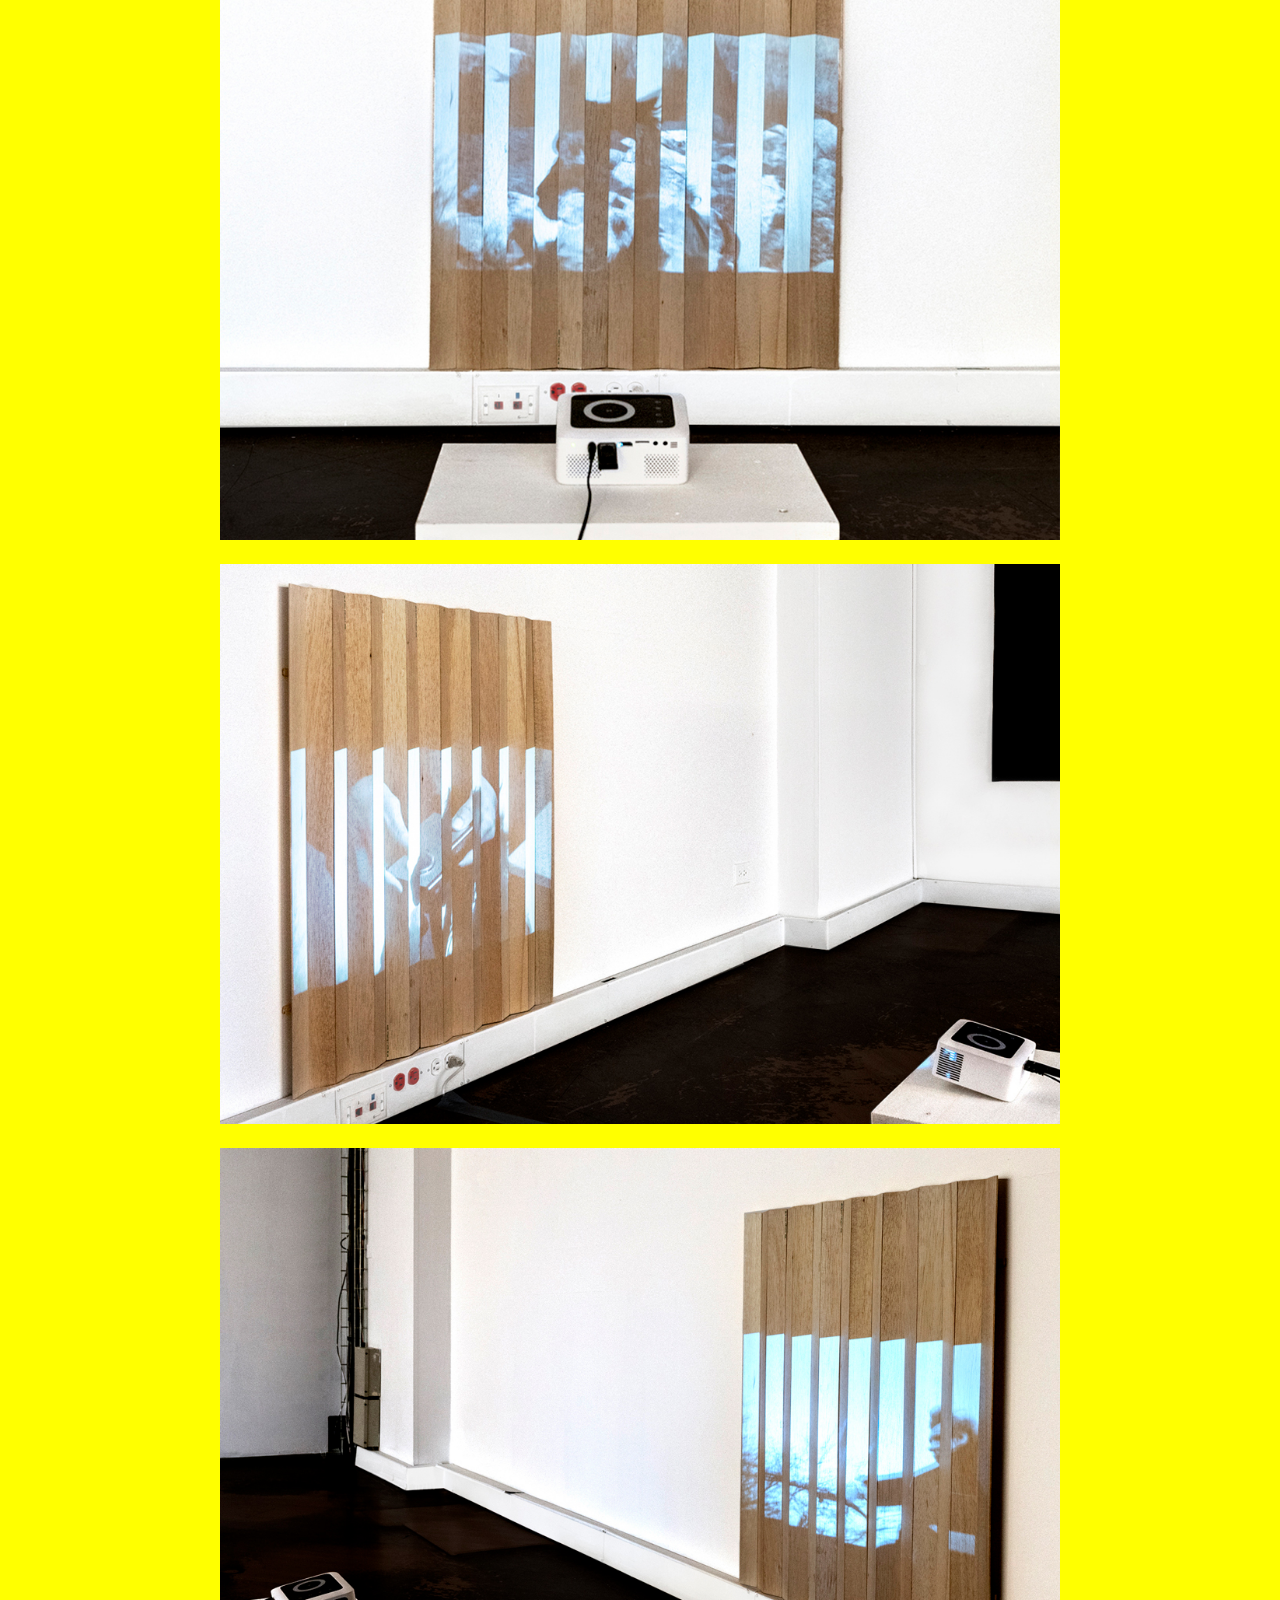
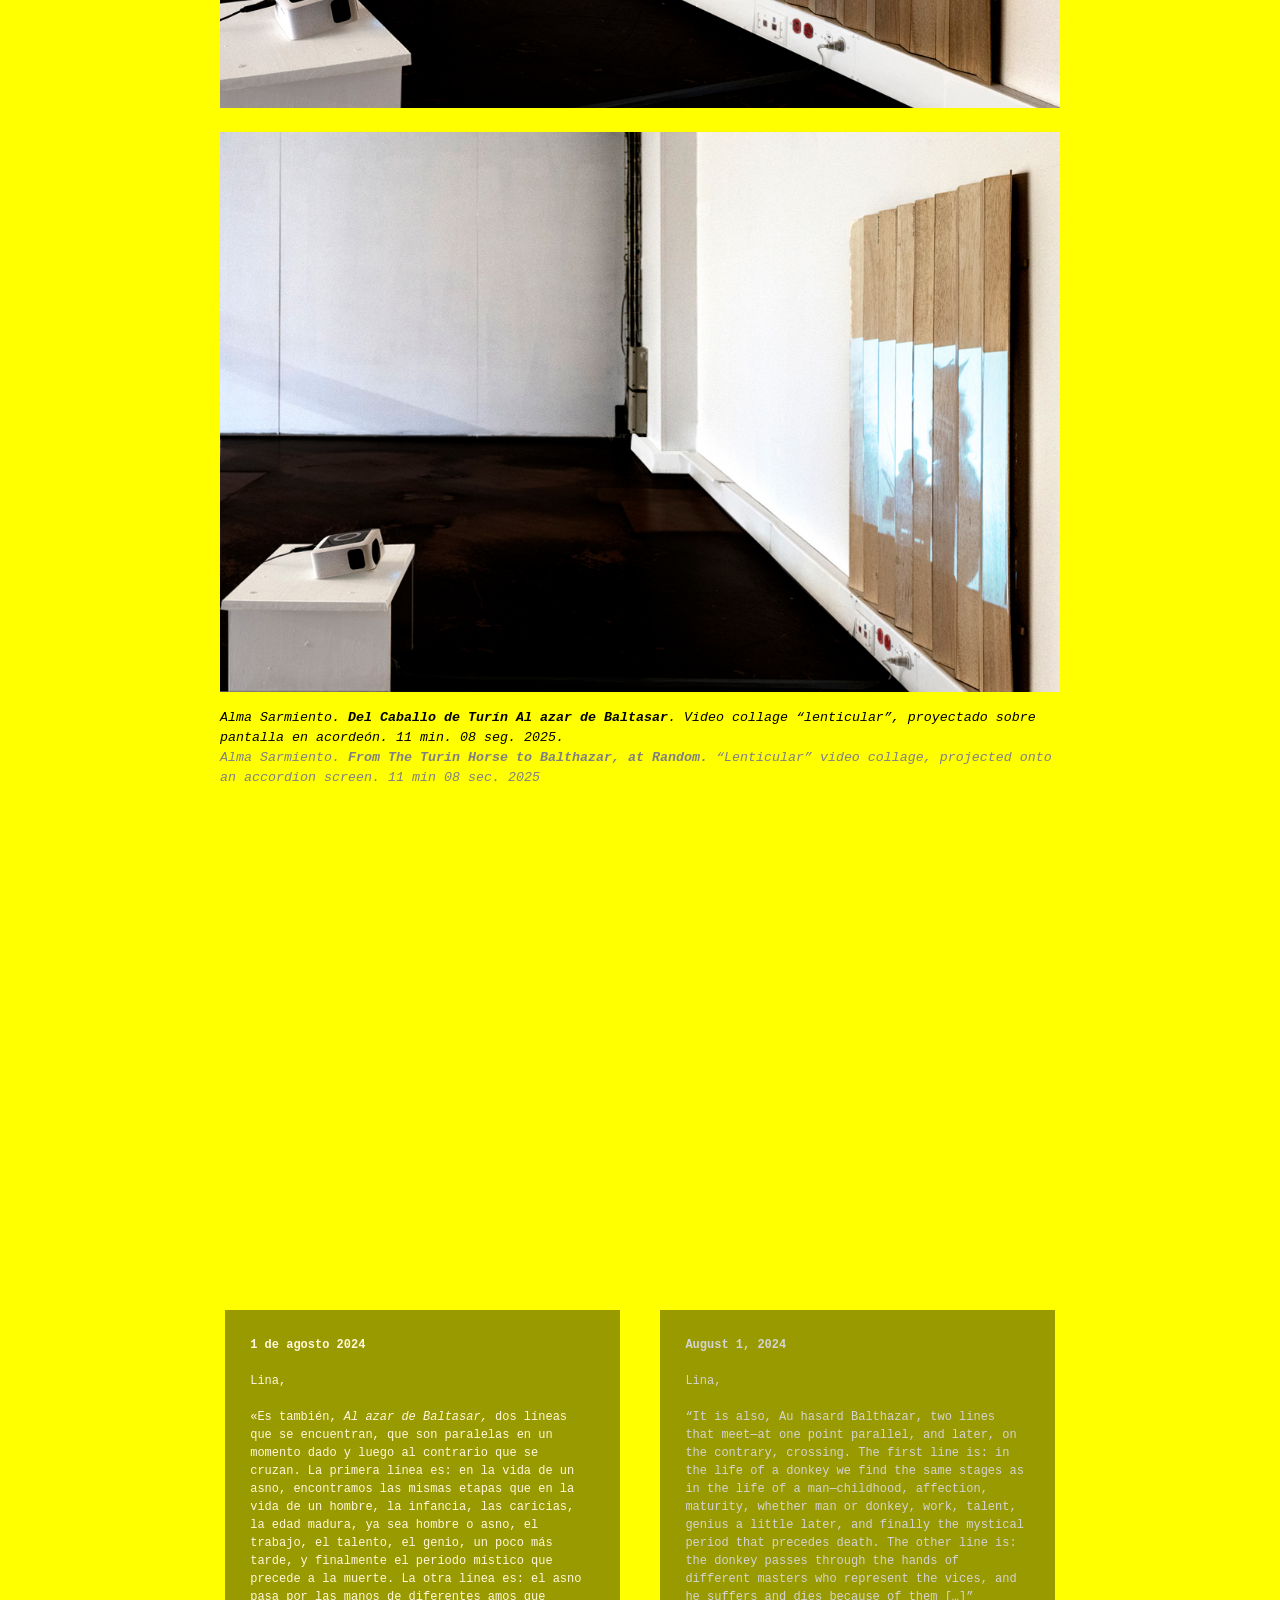
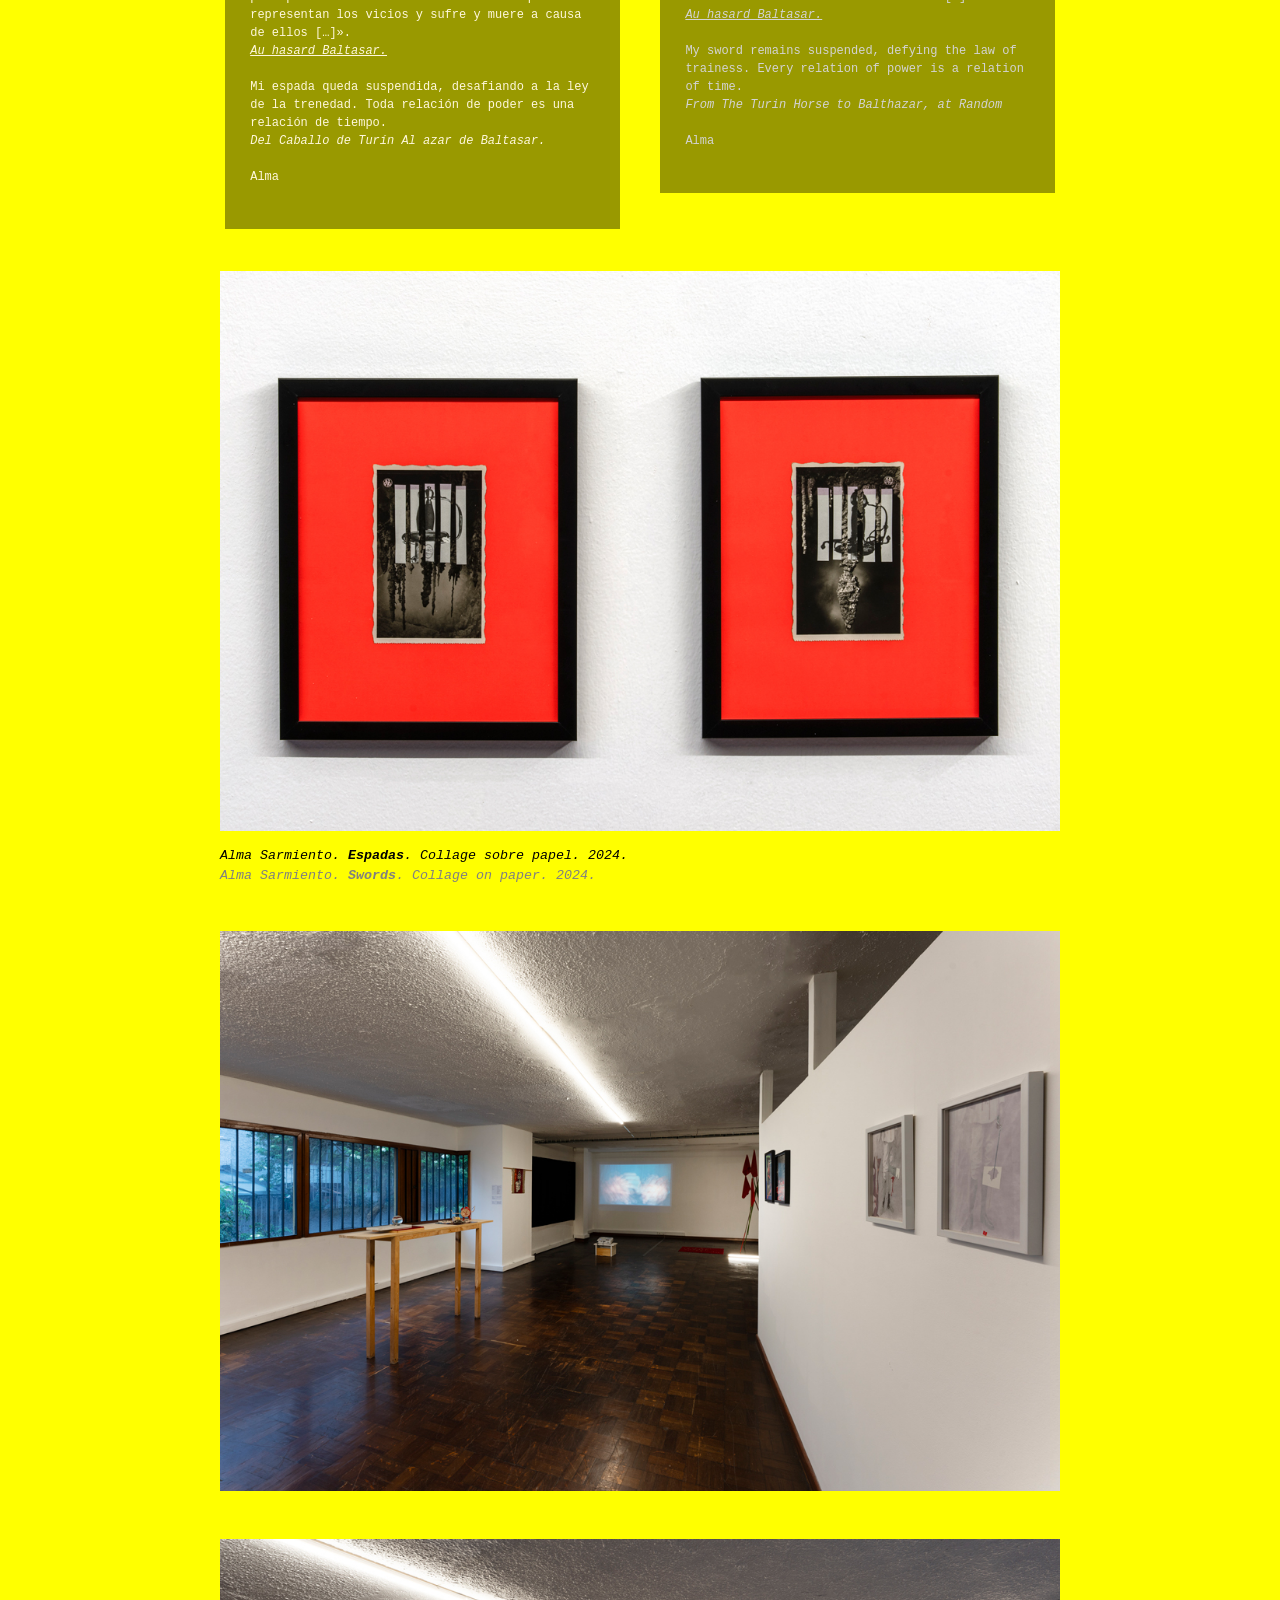
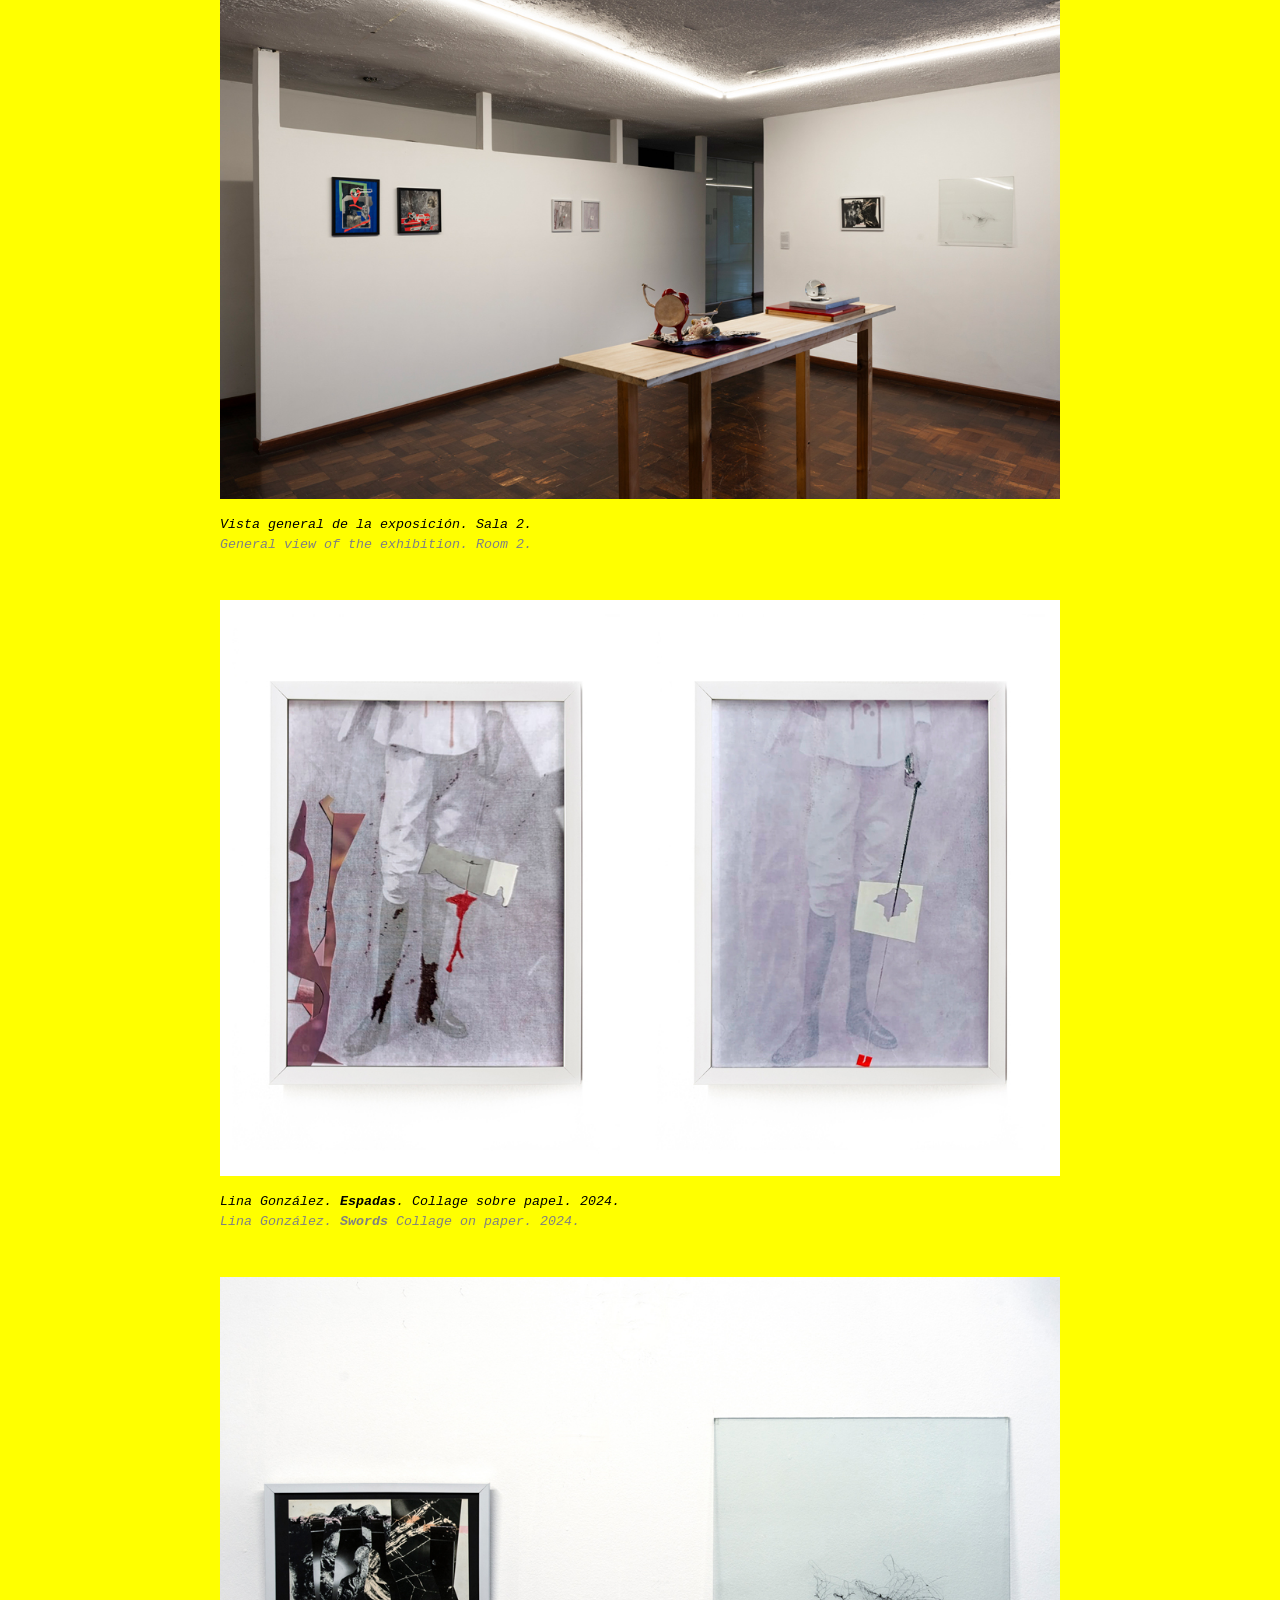
<file: 2025 duelos.html>
<!doctype html>
<html lang="en">

<head>
  <meta charset="utf-8">
  <meta name="viewport" content="width=device-width, initial-scale=1, shrink-to-fit=no">
  <link rel="stylesheet" href="style proyectos.css">


  <title>Alma Sarmiento</title>
  <link rel="icon" type="image/png" img href="imagenes/favicon.png">
</head>

<body>

 <div id="headervolador2"><p><a href="indice proyectos.html">←</a></p></div>

  </div>
  <!--comienzo contenido principal--->
  <div id=tituloproy>
    <p><b>Duelos</b></p>
  </div>
  <div>
  <div class="container">
     <div id="fichatecesp"><br><br>
            <p><b>Duelos</b><br>Un proyecto de <a href="https://www.linagonzalezvergara.com/informacion" target="_blank"><i>Lina González</i></a> y Alma Sarmiento<br>Exposición en <a href="https://galerialasedades.com/" target="_blank"><i>GALERÍA LAS EDADES</i></a><br>Calle 82 # 6-51. Bogotá<br>Edificio Centro Nacional de Consultoría<br>7 marzo - 12 abril 2025
    </div>
    <div id=descripcionesp>
      <p>Entre febrero de 2024 y enero de 2025, Lina González y Alma Sarmiento crearon un combate de conversación a través de obras artísticas que se enviaron por correo o se entregaron en persona, aproximadamente cada mes. 
<br><br>
A lo largo de esta conversación, de la que resultaron 21 obras, el lenguaje del arte se apropió del ritual-arte del duelo. En estos territorios del honor, el combate plástico carburó la programación de un espectáculo singular y despuntaron obras gestadas en las ceremonias del secreto y del silencio. 
<br><br>
Varias de las misivas plásticas creadas durante este duelo se enviaron con textos que funcionaron luego como fichas técnicas para algunas de las obras. La provocación y el reto del duelo partió de una conversación sobre la película <i>El caballo de Turín</i> de Béla Tarr y Agnes Hranitzky de 2011. De ahí surgió una deriva multidimensional que atravesó, recorrió y sacudió las obsesiones de cada artista, donde se cruzan el collage, la escultura, el tiempo, los burros, los pájaros, el bordado, el video y algunas especulaciones sobre teorías económicas, entre otras. 
<br><br>
Retar a un duelo implica que algo del honor se ha visto afectado. <i>¿Es el arte una posible arma de combate?<br>¿Aún existe el honor?</i>

</p>
    </div>
    <div id="fichateceng"><br><br>
            <p><b>Duels</b><br>A project by <a href="https://www.linagonzalezvergara.com/informacion" target="_blank"><i>Lina González</i></a> and Alma Sarmiento<br>Exhibition at <a href="https://galerialasedades.com/" target="_blank"><i>GALERÍA LAS EDADES</i></a><br>Calle 82 # 6-51. Bogotá<br>Edificio Centro Nacional de Consultoría<br>7 march - 12 april 2025
    </div>
    <div id=descripcioneng>
      <p>Between February 2024 and January 2025, Lina González and Alma Sarmiento engaged in a conversational duel through artworks exchanged by mail or delivered in person, roughly once a month.
        <br><br>
Over the course of this exchange—which produced 21 works—the language of art took on the ritual form of the duel. Within these territories of honor, this visual combat fueled the staging of a singular spectacle, giving rise to works conceived in the ceremonies of secrecy and silence.
<br><br>
Several of the visual missives created during this duel were accompanied by texts that later served as technical data sheets for some of the pieces. The provocation and challenge of the duel stemmed from a conversation about <i>The Turin Horse</i> (2011) by Béla Tarr and Ágnes Hranitzky. From there, a multidimensional drift unfolded—one that traversed, revisited, and unsettled each artist’s obsessions, where collage, sculpture, time, donkeys, birds, embroidery, video, and even speculations on economic theories converged.
<br><br>
To challenge someone to a duel implies that something of honor has been disturbed. <i>Is art a possible weapon in such combat?<br>Does honor still exist?</i>

</p>
    </div>
    <div id="espaciofotos">

            <img src="imagenes/2025 duelos/1b.jpg"><br>
       <p id="piedefoto" style= "max-width: 710px;"><i>Invitación a la exposición.</i><br><font style="color: gray;"><i>Exhibition flyer.</i></font></i></p>
<br>
       <img src="imagenes/2025 duelos/2.jpg"><br>
         <p id="piedefoto" style= "max-width: 1070px;"><i>Vista general de la exposición. Sala 1. Fotos por: <a href="https://www.mateoperez.com/" target="_blank"><i>Mateo Pérez.</i></a> </i><br><font style="color: gray;"><i>General view of the exhibition. Room 1. Photographs by: <a href="https://www.mateoperez.com/" target="_blank"><i>Mateo Pérez.</i></a></i></font></i></p>
<br>
        <img src="imagenes/2025 duelos/3.jpg"><br>
         <p id="piedefoto" style= "max-width: 1070px;"><i>Alma Sarmiento (izq.),<b>Terca como una mula.</b> Collage sobre papel. 2024.<br>
Lina González (der.) <b>El lujo del Honor.</b><br>Collage sobre papel, tela de araña y huecos sobre papel hechos por un insecto desconocido. 2024.
</i><br><font style="color: gray;"><i>Alma Sarmiento (left). <b>Stubborn as a mule.</b> Collage on paper. 2024.
Lina González (right).<br><b>The Luxury of Honor.</b> Collage on paper, spiderweb, and holes on paper made by an unknown insect. 2024.
</i></font></i></p>
<br>  
<div id="contenedorcorrespondencia">
<p id=descripcionintermedia>
    <b>7 de febrero 2024</b><br><br>
Entonces llegó a nosotras esa noche, en la sobremesa El Caballo de Turín*. El caballo de Turín, nos hizo recordar al caballo que enmudeció a Nietzsche, entonces la reté. Aceptó.
<br><br>
Disparo hoy en blanco y negro.<br> 
“El lujo del Honor”.<br>
Un bigote poblado,<br>
un caballero con peluca,<br>
una piloto y un pastel.<br>
<br>
Prejuicios,<br>
orificios sobre los oficios,<br>
el trabajo y el placer.<br>
<br>
lina
<br><br>
<i>*El caballo de Turín, 2011. Béla Tarr y Agnes Hranitzky.</i>
<br><br>
</p>
    <p id="descripcionintermedia2">
    <b>February 7 2024</b><br><br>
That night, over dinner, The Turin Horse* came to us.
The Turin Horse reminded us of the horse that silenced Nietzsche—so I challenged you. You accepted.
<br><br>
I shoot today in black and white.<br>
“The Luxury of Honor.”<br>
A thick mustache,<br>
a gentleman in a wig,<br>
a pilot and a cake.
<br><br>
Prejudices,<br>
holes over crafts,<br>
work and pleasure.
<br><br>
lina
<br><br>
<i>*The Turin Horse, 2011. Béla Tarr y Agnes Hranitzky.</i>
<br><br>
</font>
</p>
</div>
<br>
<div id="contenedorcorrespondencia">
<p id=descripcionintermediaalma>
    <b>14 de marzo 2024</b><br><br>
Lina,
<br><br>
Su proyectil le dio a la mujer que cayó del burro. Cae, se hace la muerta. Y se volvió aviadora o conductora de tren, o ambas.
<br><br>
“El 3 de enero de 1889, Friedrich Nietzsche sale de su casa del nº6 de la Vía Carlo Alberto en Turín. Tal vez sale a pasear o recogerá su correo en la oficina del correo. No muy lejos de él […], un cochero tiene problemas con su caballo, terco como una mula. Por más que el hombre insiste, el caballo no se mueve […].”
<br><br>
El afán del caballo de Turín consiste en fundar la impaciencia en el cochero.
<br><br>
La terquedad de la mula, del burro, abre una línea, de honor, un camino para iniciar la posibilidad de un 'carnaval del tiempo' (que es una frase de Nietzsche).
Vencer la oligarquía del tiempo y abrir 'el reparto de lo visible entre las criaturas'.
<br><br>
Lanzo el segundo proyectil de nuestros duelos: Terca como una mula. 
<br><br>
Alma
<br><br>
</p>
    <p id="descripcionintermedia2alma">
    <b>March 14, 2024</b><br><br>
Lina,
<br><br>
Your projectile hit the woman who fell off the donkey. She falls, plays dead. Then she became an aviator or a train conductor—or both.
<br><br>
“On January 3, 1889, Friedrich Nietzsche leaves his home at No. 6 Via Carlo Alberto in Turin. Perhaps he is going for a walk or to collect his mail at the post office. Not far from him […], a coachman is having trouble with his horse, stubborn as a mule. No matter how much the man insists, the horse will not move […].”
<br><br>
The urgency of the Turin horse lies in founding impatience within the coachman.
<br><br>
The stubbornness of the mule, of the donkey, opens a line—of honor—a path toward the possibility of a ‘carnival of time’ (as Nietzsche called it).
To defeat the oligarchy of time and open ‘the sharing of the visible among creatures.’
<br><br>
I launch the second projectile of our duels: Stubborn as a mule.
<br><br>
Alma
<br><br>
</font>
</p>
</div>
<br>
          <img src="imagenes/2025 duelos/4.jpg"><br>
<p id="piedefoto" style= "max-width: 1070px;"><i>Lina González (izq.), <b>Desorden.</b> Collage pegado con la presión del vidrio. 2024.<br>
Alma Sarmiento (der.), <b>El afar y el azán.</b> Collage sobre papel. 2024.
</i><br><font style="color: gray;"><i>Lina González (left). <b>Disorder.</b> Collage pressed under glass. 2024.<br>
Alma Sarmiento (right). <b>Urge and Chance.</b> 
Collage on paper. 2024.

</i></font></i></p>
<br>
<div id="contenedorcorrespondencia">
<p id=descripcionintermedia>
    <b>April 25, 2024</b><br><br>
Recibo su bala en un tobillo.<br>
“Terco como una mula”,<br>
duele. ¿Quién es mula?<br>
Un cruce de caballo y burra.<br>
La mula es mula y cuando no patea, recula*.<br>
Ventanas rectas<br>
cintas perfectas, fijas.<br>
<br>
Estoy de un solo pie, y disparo.<br>
Llamo al “Desorden”,<br>
de esa línea recta negra<br>
a la curva cebra,<br>
del caballo al burro,<br>
del burro a la mula,<br>
de la mula a la estética<br>
de aquél que circula.<br>
<br>
lina<br>
<br>
<i>*Plinio.</i>
<br><br>
</font>
</p>
    <p id="descripcionintermedia2">
    <b>April 25, 2024</b><br><br>
I take your bullet in the ankle.<br>
“Stubborn as a mule,”<br>
it hurts. Who is the mule?<br>
A cross between a horse and a she-ass.<br>
<i>The mule is a mule—and when it doesn’t kick, it backs up.*</i><br>
Straight windows,<br>
perfect, fixed ribbons.<br>
<br>
I stand on one foot, and I fire.<br>
I call upon “Disorder,”<br>
from that straight black line<br>
to the zebra’s curve,<br>
from horse to donkey,<br>
from donkey to mule,<br>
from mule to the aesthetics<br>
of the one who moves.<br>
<br>
lina
<br><br>
<i>*Pliny.</i>
<br><br>
</font>
</p>
</div>

<div id="contenedorcorrespondencia">
<p id=descripcionintermediaalma>
    <b>18 de mayo 2024</b><br><br>
De caballo a burro, a cebra y a hámster disfrazado, y del tren al bus y del bus a una nave espacial incrustada en ruinas y paisajes lenticulares. Las líneas verticales disfrazadas de tiempo y espacio comprimidos.<br>
Falsa continuidad y homogeneidad del tiempo moderno.
<br><br>
En el terco tiempo, como el de la mula, ¿qué relación tendría el afán con el azar?<br>
El afán como un chiste del azar (el collage también).<br>
El collage, el azar y el afán. De mi disfaro salen El afar y el azán.
<br>
<br>
Alma<br>
<br><br>
</font>
</p>
    <p id="descripcionintermedia2alma">
    <b>May 18, 2024</b><br><br>
From horse to donkey, to zebra, to a disguised hamster—and from train to bus, and from bus to a spaceship embedded in ruins and lenticular landscapes.<br>
Vertical lines disguised as compressed time and space.
The false continuity and homogeneity of modern time.<br><br>
In stubborn time, like that of the mule, what relation might urgency have with chance?<br>
Urgency as a joke played by chance (as collage is too).
Collage, chance, and urgency. From my misfire come Urge and Chance.
<br><br>
Alma
<br><br>
</font>
</p>
</div>
<br>
           <img src="imagenes/2025 duelos/5.jpg"><br>
            <p id="piedefoto" style= "max-width: 1070px;"><i>Lina González (izq.), <b>¿el mundo es redondo, o es solo Macondo?</b> Escultura, ensamblaje, técnicas mixtas. 2024.<br>
Alma Sarmiento (der.),<b> A / como Artistas</b>, 2024. Bordado sobre pañuelo, montado en tambor de 27 cm de diámetro.
</i><br><font style="color: gray;"><i>Lina González (left).<b>Is the world round, or is it just Macondo?</b> Sculpture, assemblage, mixed media. 2024.<br>
Alma Sarmiento (right).<b> A / as in Artists.</b>, 2024 Embroidery on handkerchief, mounted on a 27 cm diameter hoop.
</i></font></i></p>
<br>
<div id="contenedorcorrespondencia">
            <p id=descripcionintermedia>
    <b>30 de mayo 2024</b><br><br>
Su tiro en mi codo, roza el cubital<br>
la risa llora sin capital.
<br><br>
Se sale con efecto usted del plano<br>
y sobre todos camina un gusano.
<br><br>
Mi bala disparó extrayendo el plano<br>
y sembrando el paisaje en curioso engranaje.
<br><br>
<i>“¿el mundo es redondo, o es solo Macondo?”</i>
<br><br>
Trabajo o descanso,<br>
la rueda del tiempo,<br>
madera y bagazo.
<br><br>
lina
<br><br>
</font>
</p>
    <p id="descripcionintermedia2">
<font style="color: gray;">
    <b>May 30, 2024</b><br><br>
Your shot to my elbow grazes the ulnar—<br>
laughter weeps, stripped of capital.
<br><br>
You slip off the plane with flair,<br>
and over everyone a worm walks.
<br><br>
My bullet fired, extracting the plane<br>
and planting the landscape in a curious gear.
<br><br>
<i>“Is the world round, or is it just Macondo?”</i><br>
Work or rest,<br>
the wheel of time,<br>
wood and husk.
<br><br>
lina
<br><br>
</font>
</p>
</div>
<div id="contenedorcorrespondencia">
            <p id=descripcionintermediaalma>
    <b>29 de junio 2024</b><br><br>
Quien gira mira. Por el rabillo de la aguja pasa mi bala desenhebrada dibujando la lentitud.
El lujo de bordar.
<br><br>
<i>« A / como Artistas</i>
<br><br>
¿Bruto como un pintor?
<br><br>
¿Se puede pintar con un pincel amarrado en la punta de la cola? El famoso cuadro Puesta de sol sobre el Adriático, expuesto en el Salón de los Independientes en 1910, ofrece una respuesta a esta pregunta. Es obra de Joachim-Raphaël Boronali y fue su única pintura. En realidad, Boronali se llamaba Lolo. Era un burro». <br>
 <span style="font-size: 8pt;">Vinciane Despret, Que diraient les animaux, si… on leur posait les bonnes
questions ? Éditions La Découverte, Paris, 2012, p. 9.</span>
<br><br>
« El 8 de marzo de 1910, Roland Dorgelès tomó prestado a Lolo, el burro de Frédéric Gérard, conocido como “el padre Frédé”, propietario del cabaret Lapin Agile en Montmartre. En presencia de un notario, el maestro Brionne, Dorgelès hizo que Lolo pintara un cuadro con un pincel atado a su cola. Cada vez que le daban una zanahoria, el burro movía la cola frenéticamente, aplicando así la pintura sobre el lienzo».<br>
<span style="font-size: 8pt;"> <a href="https://fr.wikipedia.org/wiki/Et_le_soleil_s%27endormit_sur_l%27Adriatique" target="_blank">Wikipedia: Et le soleil s'endormit sur l'Adriatique</a></span>
<br><br>
Alma
<br><br>
</font>
</p>
    <p id="descripcionintermedia2alma">
    <b>June 29, 2024</b><br><br>
<i>“A / as in Artists</i>
<br><br>
Brute as a painter?
<br><br>
Can one paint with a brush tied to the tip of a tail? The famous painting Sunset over the Adriatic, exhibited at the Salon des Indépendants in 1910, offers an answer to this question. It is the work of Joachim-Raphaël Boronali and was his only painting. In reality, Boronali’s name was Lolo. He was a donkey.”<br>
<span style="font-size: 8pt;">Vinciane Despret, Que diraient les animaux, si… on leur posait les bonnes questions ? Éditions La Découverte, Paris, 2012, p. 9.</span>
<br><br>
“On March 8, 1910, Roland Dorgelès borrowed Lolo, the donkey belonging to Frédéric Gérard, known as ‘Father Frédé,’ owner of the Lapin Agile cabaret in Montmartre. In the presence of a notary, Maître Brionne, Dorgelès had Lolo paint a picture with a brush tied to his tail. Each time he was given a carrot, the donkey wagged his tail frenetically, thus applying the paint to the canvas.”<br>
<span style="font-size: 8pt;"> <a href="https://fr.wikipedia.org/wiki/Et_le_soleil_s%27endormit_sur_l%27Adriatique" target="_blank">Wikipedia: Et le soleil s'endormit sur l'Adriatique</a></span>

<br><br>
Alma
<br><br>
</font>
</p>
<br>
</div>
            <img src="imagenes/2025 duelos/6.jpg"><br>
              <p id="piedefoto" style= "max-width: 1070px;"><i>Lina González. <b>Mujer blan-cura</b>. Escultura, hilo, técnicas mixtas. 2024.
</i><br><font style="color: gray;"><i>Lina González<b>. White-cure Woman.</b> Sculpture, thread, mixed media. 2024.</i></font></i></p>

<div id="contenedorcorrespondencia">
            <p id=descripcionintermedia>
    <b>10 de julio 2024</b><br><br>
Su tambor retoma al burro que adora<br>
La bala es perdida rebota y me mira.
<br><br>
Reconozco al hombre y su compañía,<br>
el burro qué opina, quién hace el bordado.
<br><br>
Perdí mi pistola, el azar me toma,<br>
sopeso los hilos, cargados de estilos<br>
madeja, volumen, la <i>“Mujer blan-cura”.</i><br>
Y una sola oreja que el borrego coteja.
<br><br>
lina
<br><br>
</font>
</p>
    <p id="descripcionintermedia2">
<font style="color: gray;">
    <b>July 10, 2024</b><br><br>
Your drum returns to the donkey you adore.<br>
The bullet is lost—it ricochets and looks at me.
<br><br>
I recognize the man and his companion:<br>
the donkey—what does it think? who does the embroidery?
<br><br>
I lost my pistol—chance takes hold of me.<br>
I weigh the threads, heavy with styles:<br>
skein, volume, the <i>“White-cure Woman."</i><br>
And a single ear that the lamb compares.<br>
<br><br>
lina
<br><br>
</font>
</p><br>
</div>
             <img src="imagenes/2025 duelos/7.jpg"><br>
              <img src="imagenes/2025 duelos/7a.jpg"><br>
               <img src="imagenes/2025 duelos/7b.jpg"><br>
                <img src="imagenes/2025 duelos/7c.jpg"><br>
                 <img src="imagenes/2025 duelos/7d.jpg"><br>
             <p id="piedefoto" style= "max-width: 1070px;"><i>Alma Sarmiento. <b>Del Caballo de Turín Al azar de Baltasar</b>. Video collage “lenticular”, proyectado sobre pantalla en acordeón. 11 min. 08 seg. 2025.</i><br><font style="color: gray;"><i>Alma Sarmiento.<b> From The Turin Horse to Balthazar, at Random.</b> “Lenticular” video collage, projected onto an accordion screen. 11 min 08 sec. 2025<br></font></i></p>

            <div class="contenedorvideo"><iframe title="vimeo-player" src="https://player.vimeo.com/video/1176270551?h=bce193d1f9"  frameborder="0" referrerpolicy="strict-origin-when-cross-origin" allow="autoplay; fullscreen; picture-in-picture; clipboard-write; encrypted-media; web-share"   allowfullscreen></iframe></div>
<br>
<div id="contenedorcorrespondencia">
                    <p id=descripcionintermediaalma>
    <b>1 de agosto 2024</b><br><br>
Lina,<br><br>

«Es también, <i>Al azar de Baltasar,</i> dos líneas que se encuentran, que son paralelas en un momento dado y luego al contrario que se cruzan. La primera línea es: en la vida de un asno, encontramos las mismas etapas que en la vida de un hombre, la infancia, las caricias, la edad madura, ya sea hombre o asno, el trabajo, el talento, el genio, un poco más tarde, y finalmente el período místico que precede a la muerte. La otra línea es: el asno pasa por las manos de diferentes amos que representan los vicios y sufre y muere a causa de ellos […]».<br>
<a href="https://www.ina.fr/ina-eclaire-actu/video/i00015310/robert-bresson-a-propos-de-son-film-au-hasard-balthazar" target="_blank"><i>Au hasard Baltasar.</i></a><br><br>
Mi espada queda suspendida, desafiando a la ley de la trenedad. Toda relación de poder es una relación de tiempo.<br>
<i>Del Caballo de Turín Al azar de Baltasar.</i><br>
<br>
Alma
<br><br>
</font>
</p>
    <p id="descripcionintermedia2alma">
    <b>August 1, 2024</b><br><br>
Lina,<br><br>

“It is also, Au hasard Balthazar, two lines that meet—at one point parallel, and later, on the contrary, crossing. The first line is: in the life of a donkey we find the same stages as in the life of a man—childhood, affection, maturity, whether man or donkey, work, talent, genius a little later, and finally the mystical period that precedes death. The other line is: the donkey passes through the hands of different masters who represent the vices, and he suffers and dies because of them […]”<br>
<a href="https://www.ina.fr/ina-eclaire-actu/video/i00015310/robert-bresson-a-propos-de-son-film-au-hasard-balthazar" target="_blank"><i>Au hasard Baltasar.</i></a><br><br>
My sword remains suspended, defying the law of trainess. Every relation of power is a relation of time.<br>
<i>From The Turin Horse to Balthazar, at Random</i>
<br><br>
Alma
<br><br>
</font>
</p></div><br>
              <img src="imagenes/2025 duelos/8.jpg"><br>
               <p id="piedefoto" style= "max-width: 1070px;"><i>Alma Sarmiento.<b> Espadas</b>. Collage sobre papel. 2024.</i><br><font style="color: gray;"><i>Alma Sarmiento.<b> Swords</b>. Collage on paper. 2024.</i></font></i></p>
<br>
               <img src="imagenes/2025 duelos/9.jpg"><br>
<br>
               <img src="imagenes/2025 duelos/10.jpg"><br>
                <p id="piedefoto" style= "max-width: 1070px;"><i>Vista general de la exposición. Sala 2.</i><br><font style="color: gray;"><i>General view of the exhibition. Room 2.</i></font></p>
<br>
                 <img src="imagenes/2025 duelos/11.jpg"><br>
                <p id="piedefoto" style= "max-width: 1070px;"><i>Lina González.<b> Espadas</b>. Collage sobre papel. 2024.</i><br><font style="color: gray;"><i>Lina González.<b> Swords</b> Collage on paper. 2024.</i></font></i></p>
<br>
               <img src="imagenes/2025 duelos/12.jpg"><br>
                <p id="piedefoto" style= "max-width: 1070px;"><i>Alma Sarmiento (izq.). <i><b>…en la mayor D959. Archivo nº324.</b></i> Collage sobre papel. 2024.<br>Lina González (der.). <i><b>Prejuicios</b>.</i> Dibujo en tela de araña. 2025.</i><br><font style="color: gray;"><i>Alma Sarmiento (left). <i><b>…in A Major, D959. File No. 324.</b> </i>Collage on paper. 2024.<br>Lina González (right). <i><b>Prejudices</b>. </i>Drawing on spiderweb. 2025.</i></font></i></p>
<br>
                <div id="contenedorcorrespondencia">
            <p id=descripcionintermedia>
    <b>20 agosto 2024</b><br><br>
Baltasar, no es azar.
<br><br>
He conseguido mi espada<br>
poco afilada<br>
<br>
delgado dibujo,<br>
como lo hace un brujo<br>
y el burro resulta<br>
arraigado tapujo<br>
<br>
“Prejuicios”,<br>
¿artificios, sacrificios?<br>
El hombre a lomo del burro<br>
trabajo o negocio,<br>
“Tal vez ya son socios”<br>
<br><br>
lina
<br><br>
</font>
</p>
    <p id="descripcionintermedia2">
<font style="color: gray;">
    <b>August 20, 2024</b><br><br>
Balthazar is not chance.<br>
<br>
I have obtained my sword—<br>
not very sharp—<br>
<br>
a slender drawing,<br>
like a sorcerer’s,<br>
and the donkey turns out<br>
a rooted disguise.<br>
<br>
“Prejudices,”<br>
artifices, sacrifices?<br>
The man on the donkey’s back—<br>
work or business,<br>
“Perhaps they’re partners already.”<br>
<br>
Lina
<br><br>
</font>
</p>
</div>


<div id="contenedorcorrespondencia">
                    <p id=descripcionintermediaalma>
    <b>11 de septiembre 2024</b><br><br>
Banda sonora 1: Schubert, Sonata # 20 en la mayor D959.
« Archivo nº324 (fondos de la asociación de las Ciencias
Cosmofónicas y Paralingüísticas)<br>
Extracto del acta de la reunión para la creación de una nueva asociación distinta e independiente de la Asociación de Terolingüística<font style="font-size: 6pt; font-weight: bold; vertical-align: super; padding: 0 4px;">1</font><br>
<br>
Los miembros del comité científico se felicitaron en primer lugar por los inmensos progresos realizados hasta la fecha por la asociación de terolingüistas. Se evocaron especialmente aquellos progresos que fueron posibles gracias al descubrimiento de fragmentos de mensajes de hormigas encontrados (en forma de huellas de exudación de glándulas) en semillas de acacia cuidadosamente dispuestas. […] No haremos el reporte de todos los éxitos logrados. Solo mencionemos que el más hermoso fue sin duda el haberles reconocido a las arañas – reparando así una injusticia de larga data – la verdadera maternidad del método por excelencia de las ciencias históricas: la invención del archivo. Pues, en efecto, las arañas estuvieron realmente en el origen de este magnífico invento. Fue un gran descubrimiento en y para la historia. Las arañas fueron las primeras en desarrollar una tecnología de conservación de los acontecimientos, ya que las telas, incluso antes de ser trampas, asuntos arquitectónicos o territoriales, son la memoria material y exteriorizada de conductas, técnicas y estilos que forman sedosas cartografías de recuerdos en incesante evolución. No existe mejor manera de describir el archivo y atribuirles (por fin) a las arañas el origen de esta preciosa ciencia. Y gracias a este reconocimiento, las telarañas han entrado finalmente en la lista del Matrimonio Mundial de la Unesco<font style="font-size: 6pt; font-weight: bold; vertical-align: super; padding: 0 4px;">2</font>».<br>
<br>
Alma
<br><br>
<font style="font-size: 8pt; line-height: 0;"><font style="font-size: 6pt; font-weight: bold; vertical-align: super; padding: 0 4px;">1</font>“Glosario […]
Terolingüística (n.f.): el término “terolingüística” se acuñó a partir del griego thér [...], “bestia salvaje”. Se refiere a la rama de la lingüística que estudia y traduce las producciones escritas de los animales (y posteriormente de las plantas), ya sea en forma literaria de novela, poesía, epopeya, panfleto o incluso en forma de archivo... A medida que esta ciencia exploró el llamado mundo salvaje, aparecieron otras formas expresivas que fueron más allá de las categorías literarias humanas (y que entonces entraron en otro campo de especialización, el de las ciencias cosmofónicas y paralingüísticas). El término “terolingüista” se utilizó por primera vez en 1974, en un cuento de Ursula K. Le Guin, “The Author of the Acacia Seeds. And Other Extracts from the Journal of the Association of Therolinguiscs”.<br>
<font style="font-size: 6pt; font-weight: bold; vertical-align: super; padding: 0 4px;">2</font>Vinciane Despret, Autobiografía de un pulpo y otros relatos de anticipación, p.16-17. Actes Sud, 2021.</font>
<br><br>
</font></font>
</p>
    <p id="descripcionintermedia2alma">
    <b>August 1, 2024</b><br><br>
Soundtrack 1: Schubert, Sonata No. 20 in A Major, D959.
“File No. 324 (archives of the Association for Cosmophonic and Paralinguistic Sciences)
Excerpt from the minutes of the meeting for the creation of a new association, distinct and independent from the Association of Therolinguistics
<font style="font-size: 6pt; font-weight: bold; vertical-align: super; padding: 0 4px;">1</font><br>
<br>
The members of the scientific committee first congratulated themselves on the immense progress achieved to date by the Association of Therolinguists. They particularly recalled the advances made possible by the discovery of fragments of ant messages found (in the form of exudation traces from glands) on carefully arranged acacia seeds. […] We will not report on all the successes obtained. Let us simply mention that the most beautiful achievement was undoubtedly the recognition granted to spiders—thus redressing a long-standing injustice—as the true mothers of the foremost method of the historical sciences: the invention of the archive. Indeed, spiders were truly at the origin of this magnificent invention. It was a great discovery in and for history. Spiders were the first to develop a technology for preserving events, since webs, even before being traps, architectural constructs, or territorial devices, are the material and externalized memory of behaviors, techniques, and styles—silken cartographies of recollection in ceaseless evolution. There is no better way to describe the archive than by finally attributing to spiders the origin of this precious science. And thanks to this recognition, spiderwebs have at last entered the UNESCO World Matrimony List<font style="font-size: 6pt; font-weight: bold; vertical-align: super; padding: 0 4px;">2</font>».<br>
<br>
Alma
<br><br>
<font style="font-size: 8pt; line-height: 0;"><font style="font-size: 6pt; font-weight: bold; vertical-align: super; padding: 0 4px;">1</font>Glossary  […]
Therolinguistics (n.f.): the term “therolinguistics” was coined from the Greek thér […], meaning “wild beast.” It refers to the branch of linguistics that studies and translates the written productions of animals (and later of plants), whether in literary form—novel, poetry, epic, pamphlet—or even as archives... As this science explored the so-called wild world, other expressive forms emerged that went beyond human literary categories (and thus entered another field of specialization: that of cosmophonic and paralinguistic sciences). The term “therolinguist” was first used in 1974, in a short story by Ursula K. Le Guin, “The Author of the Acacia Seeds, and Other Extracts from the Journal of the Association of Therolinguists.”<br>
<font style="font-size: 6pt; font-weight: bold; vertical-align: super; padding: 0 4px;">2</font>Vinciane Despret, Autobiography of an Octopus and Other Tales of Anticipation, pp. 16–17, Actes Sud, 2021.</font>
<br><br>
</font></font>
<br><br>
</font>
</p></div>
<br>
               <img src="imagenes/2025 duelos/13.jpg"><br>
            <p id="piedefoto" style= "max-width: 1070px;"><i>Lina González. <b>Deceso</b>. Escultura. 2024
</i><br><font style="color: gray;"><i>Lina González. <b>Death Notice.</b> Sculpture. 2024</i></font></i></p>
<br>

 <div id="contenedorcorrespondencia">
            <p id=descripcionintermedia>
    <b>2 de octubre del 2024</b><br><br>
Me declaro en muerte inmanente<br>
la espada se clava suficiente en mi frente<br>
<br>
sin pierna, sin brazo, ni frente,<br>
no hay caso.<br>
<br>
Envío el “Deceso”,<br>
so peso<br>
<br>
Mi último intento, estiro otro brazo<br>
Y sale un balazo.<br>
<br>
Sobre mármol yace el futuro<br>
y su visionario fracaso.<br>
<br>
lina
<br><br>
</font>
</p>
    <p id="descripcionintermedia2">
<font style="color: gray;">
    <b>October 2, 2024</b><br><br>
I declare myself in immanent death,<br>
the sword drives deep enough into my forehead<br>
<br>
Without leg, without arm, nor brow,<br>
there is no case<br>
<br>
I send the “Death Notice,”<br>
I weigh it up<br>
<br>
My final attempt, I stretch out another arm,<br>
and a shot rings out<br>
<br>
Upon marble lies the future<br>
and its visionary failure<br>
<br>
lina
<br><br>
</font>
</p>
</div>
<br>
<img src="imagenes/2025 duelos/14.jpg"><br>
                 <p id="piedefoto" style= "max-width: 1070px;"><i></i><br><font style="color: gray;"><i></i></font></i></p>
<br>
                 <img src="imagenes/2025 duelos/15.jpg"><br>
                 <p id="piedefoto" style= "max-width: 1070px;"><i>Alma Sarmiento. <b>Los pájaros son lo contrario del tiempo</b>. Cerámica esmaltada, agujas de reloj en plástico, esmalte de uñas. 2025.
</i><br><font style="color: gray;"><i>Alma Sarmiento. <b>Birds are the opposite of time.</b> Glazed ceramics, plastic clock hands, nail polish. 2025.</i></font></i></p>

<br>
<div id="contenedorcorrespondencia">
                    <p id=descripcionintermediaalma>
    <b>2 de noviembre 2024</b><br><br>
Lina,
<br><br>
En el espadaparqueadero se clavó mi espada. Usted se declaró muerta y yo ni me di cuenta.<br>
Allá vi las manecillas de un reloj. Se estaban entrenando para matar a los pájaros.<br>
Yo les dije que Los pájaros son lo contrario del tiempo y les recordé el poema de Juan Luis Martínez sobre el Lenguaje de los pájaros (1977):<br><br>

“a. A través de su canto los pájaros
comunican una comunicación
en la que dicen que no dicen nada.
<br><br>
b. El lenguaje de los pájaros
es un lenguaje de signos transparentes
en busca de la transparencia dispersa de algún significado.
<br><br>
c. Los pájaros encierran el significado de su propio canto
en la malla de un lenguaje vacío;
malla que es a un tiempo transparente e irrompible.
<br><br>
d. Incluso el silencio que se produce entre cada canto
es también un eslabón de esa malla, un signo, un momento
del mensaje que la naturaleza se dice a sí misma.
<br><br>
e. Para la naturaleza no es el canto de los pájaros
ni su equivalente, la palabra humana, sino el silencio,
el que convertido en mensaje tiene por objeto
establecer, prolongar o interrumpir la comunicación
para verificar si el circuito funciona
y si realmente los pájaros se comunican entre ellos
a través de los oídos de los hombres
y sin que estos se den cuenta.
<br><br>
<i>NOTA:
Los pájaros cantan en pajarístico,<br>
pero los escuchamos en español.<br>
(El español es una lengua opaca,<br>
con un gran número de palabras fantasmas;<br>
el pajarístico es una lengua transparente y sin palabras)”.</i><br>
<br>
Duelo del duelo, no me consuelo.<br>
<br>
Alma

<br><br>

</p>
    <p id="descripcionintermedia2alma">
    <b>November 2, 2024</b><br><br>
Lina, 
<br><br>
In the sword-parking lot, I drove in my sword. You declared yourself dead, and I didn’t even notice.<br>
Over there I saw the hands of a clock. They were training to kill the birds.<br>
I told them that birds are the opposite of time, and I reminded them of Juan Luis Martínez’s poem On the Language of Birds (1977):
<br><br>
a. Through their song, birds
communicate a communication
in which they say they say nothing.
<br><br>
b. The language of birds
is a language of transparent signs
in search of the dispersed transparency of some meaning.
<br><br>
c. Birds enclose the meaning of their own song
within the mesh of an empty language;
a mesh that is at once transparent and unbreakable.
<br><br>
d. Even the silence that occurs between each song
is also a link in that mesh, a sign, a moment
of the message nature tells itself.
<br><br>
e. For nature, it is not the birds’ song
nor its equivalent, human speech, but silence itself,
which, turned into a message, aims to
establish, prolong, or interrupt communication
to verify whether the circuit works
and whether birds truly communicate among themselves
through the ears of men
without their realizing it.
<br><br>
<i>NOTE:
Birds sing in Birdish,
but we hear them in Spanish.
(Spanish is an opaque language,
with a large number of ghost words;
Birdish is a transparent and wordless language.)</i>
<br><br>
Mourning for mourning, I find no consolation.
<br><br>
Alma.
<br><br>
</p></div>
<br>
                <img src="imagenes/2025 duelos/16.jpg"><br>
                 <p id="piedefoto" style= "max-width: 1070px;"><i>Lina González. <b>Teorías <font style="text-decoration: line-through;">económicas</font> (y Banderas)</b>. Video. 2025</i><br><font style="color: gray;"><i>Lina González. <b><font style="text-decoration: line-through;">Economic</font> theories (and Flags). </b>Video. 2025</i></font></i></p>
<br>

 <div id="contenedorcorrespondencia">
            <p id=descripcionintermedia>
    <b>5 de diciembre 2024</b><br><br>
No se oye al fantasma<br>
La aguja, asesina<br>
el tiempo que canta<br>
<br>
“teorías económicas”<br>
que alucina el viento<br>
No existe manera de recular al tiempo<br>
No hay burro, ni mula, ni cucú cantante<br>
Que comprenda su esclavitud entrante<br>
<br>
lina
<br><br>
</font>
</p>
    <p id="descripcionintermedia2">
<font style="color: gray;">
    <b>December 5, 2024</b><br><br>
The ghost is not heard<br>
The clock hand, kills <br>
the singing time<br>
<br>
“economic theories”<br>
hallucinated by the wind<br>
There is no way to back away from time<br>
No donkey, no mule, no singing cuckoo<br>
can grasp its coming enslavement<br>
<br>
lina
<br><br>
</font>
</p>
</div>
<br>
                <img src="imagenes/2025 duelos/17.jpg"><br>
                 <p id="piedefoto" style= "max-width: 1070px;"><i>Alma Sarmiento. <b>Sin título</b>. Collages sobre papel. 2024.
</i><br><font style="color: gray;"><i>Alma Sarmiento. <b>Untitled</b>. Collages on paper. 2024.</i></font></i></p>


<div id="contenedorcorrespondencia">
                    <p id=descripcionintermediaalma>
    <b>31 de diciembre 2024</b><br><br>
Mis tijeras roznaron un silencio, ¿aceptación? No hay respuesta.
El silencio punzante que abre todas las posibilidades.
<br><br>
Alma
<br><br>
</p>
    <p id="descripcionintermedia2alma">
    <b>December 31, 2024</b><br><br>
My scissors grazed a silence—acceptance? No answer.
The piercing silence that opens all possibilities.
<br><br>
Alma
<br><br>
</p></div>
<br>
   <img src="imagenes/2025 duelos/18.jpg"><br>
                 <p id="piedefoto" style= "max-width: 1070px;"><i>Lina González. <b>Banderas</b>. Escultura, sol sobre dulce abrigo y moneda corriente, técnicas mixtas. 2025.
</i><br><font style="color: gray;"><i>Lina González. <b>Flags</b>. Sculpture, sun on soft shelter and common currency, mixed media. 2025.</i></font></i></p>


<div id="contenedorcorrespondencia">
            <p id=descripcionintermedia>
    <b>1 de febrero 2025</b><br><br>
Ha pasado el tiempo<br>
Ha llegado el momento<br>
<br>
Alzo las <i>“Banderas”</i>,<br>
<br>
Mujer, burro, mula, araña o cebra<br>
Filósofo, caballero, periodista, o relojero<br>
Cada cual, con su dinero, su poder y su miseria<br>
<br>
[lina]
<br><br>
</font>
</p>
    <p id="descripcionintermedia2">
<font style="color: gray;">
    <b>February 1, 2025</b><br><br>
Time has passed<br>
The moment has come<br>
<br>
I raise the <i>“Flags</i>,”<br>
<br>
Woman, donkey, mule, spider, or zebra<br>
Philosopher, knight, journalist, or watchmaker<br>
Each with their money, their power, and their misery<br>
<br>
[lina]
<br><br>
</font>
</p>
</div>
<br>
 <img src="imagenes/2025 duelos/19.jpg"><br>
                 <p id="piedefoto" style= "max-width: 1070px;"><i>Alma Sarmiento. <b>Comer luz</b>. Bordado en lentejuelas (reproducción del cuadro Pistol, 1964, de Roy Lichtenstein). Iniciado en 1999 y terminado en 2025.
</i><br><font style="color: gray;"><i>Alma Sarmiento. <b>Eat light</b>. Sequin embroidery (reproduction of the painting Pistol, 1964, by Roy Lichtenstein). Initiated in 1999 and completed in 2025.</i></font></i></p>


<div id="contenedorcorrespondencia">
                    <p id=descripcionintermediaalma>
    <b>7 de febrero 2025</b><br><br>
Sonrisa del silencio.<br>
“Me llama desde el futuro para volver” y “Comer luz”, dijo un pulpo hacia 2072.
<br><br>
“Los griegos cuentan que Ariadna le ofreció un hilo a Teseo. Gracias a ese hilo, Teseo logró orientarse en el laberinto, encontró al Minotauro y lo mató. En cuanto a las huellas que Teseo dejó al vagar por el laberinto, el mito no dice nada.<br>
Lo que mantiene unidos los capítulos de <font style="text-decoration: line-through;">este libro</font> [de este duelo], dedicados a temas heterogéneos, es la relación entre el hilo —el hilo del relato, que nos ayuda a orientarnos en el laberinto de la realidad— y las huellas” (Carlo Ginzburg).
<br><br>
Alma
<br><br>
</p>
    <p id="descripcionintermedia2alma">
    <b>Februray 7, 2025</b><br><br>
Smile of silence.<br>
“He calls me from the future to return” and “Eat light,” said an octopus toward the year 2072.
<br><br>
“The Greeks tell that Ariadne offered Theseus a thread. Thanks to that thread, Theseus was able to find his way through the labyrinth, found the Minotaur, and killed it. As for the traces Theseus left while wandering through the labyrinth, the myth says nothing.<br>
What holds together the chapters of <font style="text-decoration: line-through;">this book</font> [of this duel], devoted to heterogeneous subjects, is the relationship between the thread —the thread of the narrative, which helps us find our way through the labyrinth of reality— and the traces ”(Carlo Ginzburg).
<br><br>
Alma
<br><br>
</p></div>
<div id="gifduelos">
<img src="imagenes/2025 duelos/1.gif" ><br><br>
                 <p id="piedefoto"><i> 
</i><br><font style="color: gray;"><i></i></font></i></p></div>


  </div>



  <!--comienzo footer--->

  <!--esto lo pegué y no sé que es--->
</body>

</html>
</file>
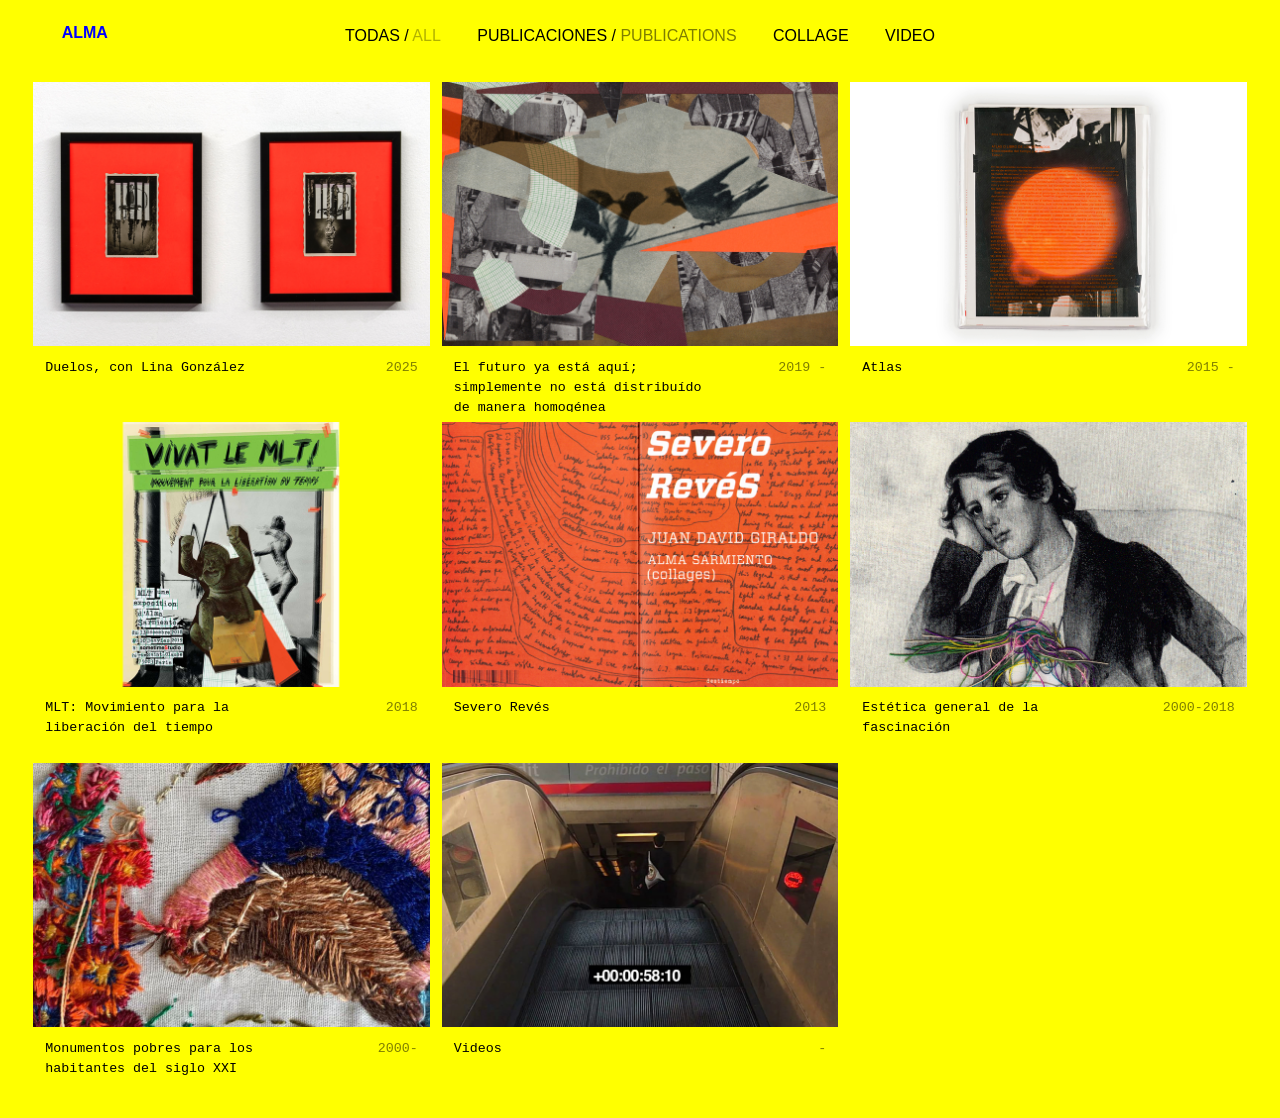
<file: indice proyectos.html>
<!doctype html>
<html lang="en">
  <head>
    <meta charset="utf-8">
    <meta name="viewport" content="width=device-width, initial-scale=1, shrink-to-fit=no">
   <link rel="stylesheet" href="style indice proyectos.css">
    <title>Alma Sarmiento</title>
     <link rel="icon" type="image/ico" img href="imagenes/favicon.png">
  </head>

  <body>


 <div id="headervolador"><p><a href="info.html">ALMA</a></p></div>
 <!--<div id="headervoladorcentro"><p></p></div>-->
 <div id="headervolador2"><p><a href="info.html"></a></p></div>

<!-- Control buttons -->
<div id="sort-options">
  <button class="btn active" onclick="filterSelection('all')"> TODAS / <font style="opacity: 30%;">ALL</b></font></button>

  <button class="btn" onclick="filterSelection('publicaciones')"> PUBLICACIONES / <font style="opacity: 50%;">PUBLICATIONS</b></font></button>

  <button class="btn" onclick="filterSelection('collage')"> COLLAGE<font style="opacity: 30%;"></b></font></button>

  <button class="btn" onclick="filterSelection('video')"> VIDEO<font style="opacity: 30%;"></b></font></button>

</div>
<!-- The filterable elements. Note that some have multiple class names (this can be used if they belong to multiple categories) -->

<div class="containerproyectos">

   <div class="filterItems collage">
     <a href="2025 duelos.html"><img id="imgindice" src="imagenes/2025 duelos/0.jpg"><div id="infoproy"><p class="nombreproyecto">Duelos, con Lina González</p><p class="ano">2025</p></div></a>
  </div>

  <div class="filterItems collage">
     <a href="2019 el futuro ya esta aqui.html"><img src="imagenes/collages/2019-hoy/0.jpg" width="100%"><div id="infoproy"><p class="nombreproyecto">El futuro ya está aquí; simplemente no está distribuído de manera homogénea</p><p class="ano">2019 - </p></div></a>
  </div>

 <div class="filterItems publicaciones collage">
     <a href="2016 atlas.html"><img src="imagenes/2016 atlas/0.png" width="100%"><div id="infoproy"><p class="nombreproyecto">Atlas</p><p class="ano">2015 - </p></div></a>
  </div>

  <div class="filterItems collage">
     <a href="2018 mlt.html"><img src="imagenes/2018 mlt/0.png" width="100%"><div id="infoproy"><p class="nombreproyecto">MLT: Movimiento para la liberación del tiempo</p><p class="ano">2018</p></div></a>
  </div>

    <div class="filterItems collage publicaciones">
     <a href="2013 severo reves.html"><img src="imagenes/2013 severo reves/0.jpg" width="100%"><div id="infoproy"><p class="nombreproyecto">Severo Revés</p><p class="ano">2013</p></div></a>
  </div>

   <div class="filterItems collage">
     <a href="2000- estetica general de la fascinacion.html"><img src="imagenes/collages/2000-2018/0.jpg" width="100%"><div id="infoproy"><p class="nombreproyecto">Estética general de la fascinación</p><p class="ano">2000-2018</p></div></a></div>

    <div class="filterItems collage">
     <a href="monumentos pobres.html"><img src="imagenes/monumentos pobres/0.png" width="100%"><div id="infoproy"><p class="nombreproyecto">Monumentos pobres para los habitantes del siglo XXI</p><p class="ano">2000-</p></div></a>
  </div>

   <div class="filterItems video">
     <a href="videos.html"><img src="imagenes/videos/0.jpg" width="100%"><div id="infoproy"><p class="nombreproyecto">Videos</p><p class="ano">-</p></div></a>
  </div>

  </div>

 
  </div>
</div>


<script type="text/javascript">
  
  let sortOptions = document.getElementById('sort-options')
let btns = sortOptions.getElementsByClassName('btn')

function filterSelection(str) {
  let items = document.getElementsByClassName('filterItems')
  
  if(str == "all"){ str = "" }
  
  Array.from(items).forEach(item => {
    removeClass(item, 'show')
    if(item.className.indexOf(str) > -1){
      addClass(item, 'show')
      console.log("working")
    }
  })
}

function addClass(element, name){
    let itemClass, itemName

    itemClass = element.className.split(' ')
    itemName = name.split(' ')

    for(let i = 0; i < itemName.length; i++){
      if(itemClass.indexOf(itemName[i]) == -1){
        element.className += " " + itemName[i]
      }
    }
}

function removeClass(element, name){
  let itemClass, itemName;
  
  itemClass = element.className.split(' ')
  itemName = name.split(' ')
  
 for (i = 0; i < itemName.length; i++) {
    while (itemClass.indexOf(itemName[i]) > -1) {
      itemClass.splice(itemClass.indexOf(itemName[i]), 1);
    }
  }
  element.className = itemClass.join(" ")
}

Array.from(btns).forEach((btn) => {
  btn.addEventListener('click', () => {
    let current = document.getElementsByClassName('active')
    current[0].className = current[0].className.replace(' active', '')
    this.className += ' active';
  })
})

filterSelection("all")

</script>

  </body>
</html>
</file>
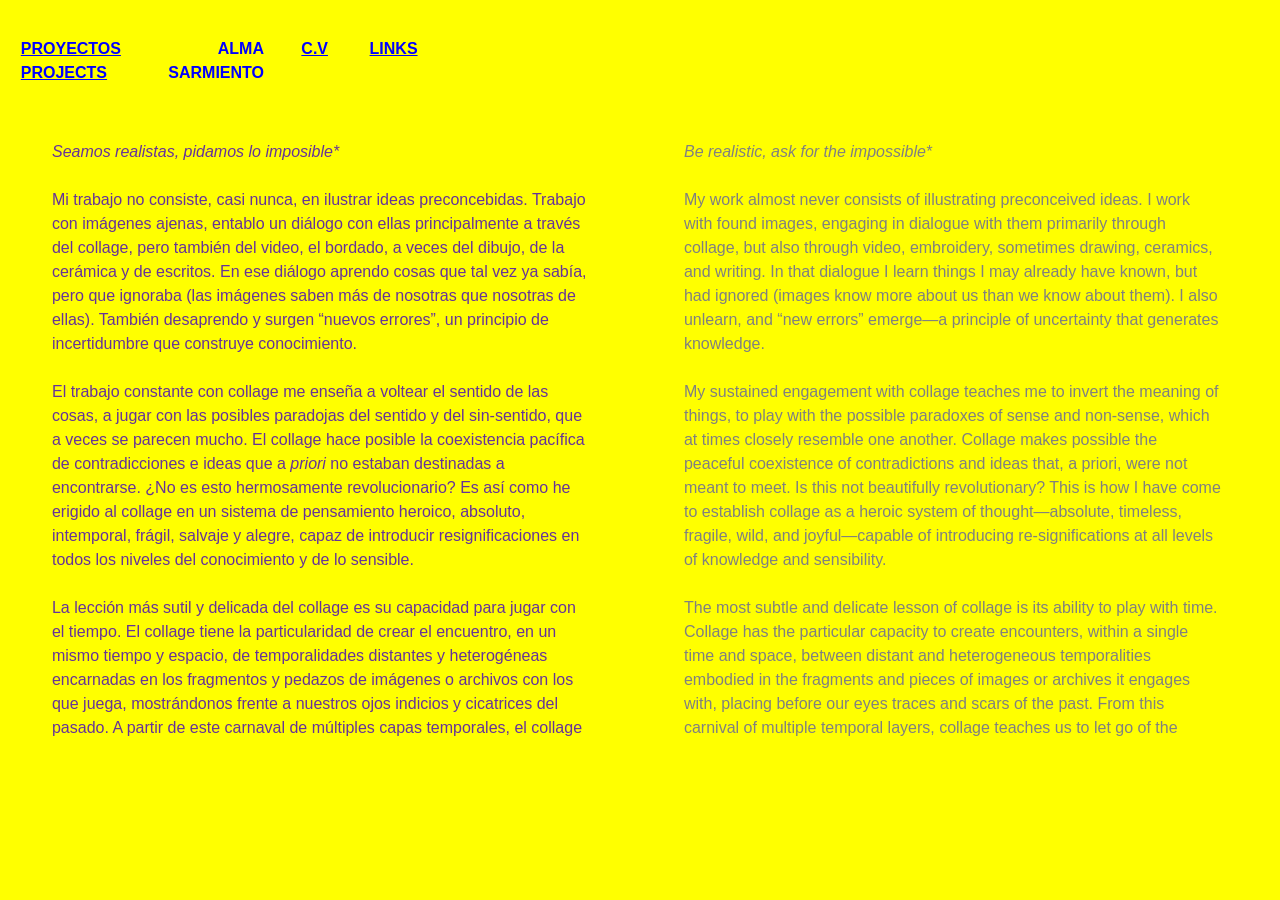
<file: info.html>
<!doctype html>
<html lang="en">
  <head>
    <title>Alma Sarmiento</title>
    <link rel="stylesheet" href="styleinfo.css">
  </head>
   <div id="headervolador"><p><a href="indice proyectos.html">PROYECTOS<br>PROJECTS</a></p></div>

  <div id="headervolador2"><p>ALMA<br>SARMIENTO<a href="index.html"></a></p></div>

  <div id="headervolador3"><p><a href="documentos/AlmaS_CV_2026_ES_ENG.pdf" target="_blank">C.V</a></p></div>

  <div id="headervolador4"><p><a href="links.html">LINKS</a></p></div>

  <body>
   <div class="espanol"><p class="textointroespanol"><i>Seamos realistas, pidamos lo imposible*</i>
<br><br>
Mi trabajo no consiste, casi nunca, en ilustrar ideas preconcebidas. Trabajo con imágenes ajenas, entablo un diálogo con ellas principalmente a través del collage, pero también del video, el bordado, a veces del dibujo, de la cerámica y de escritos. En ese diálogo aprendo cosas que tal vez ya sabía, pero que ignoraba (las imágenes saben más de nosotras que nosotras de ellas). También desaprendo y surgen “nuevos errores”, un principio de incertidumbre que construye conocimiento.
<br><br>
El trabajo constante con collage me enseña a voltear el sentido de las cosas, a jugar con las posibles paradojas del sentido y del sin-sentido, que a veces se parecen mucho. El collage hace posible la coexistencia pacífica de contradicciones e ideas que a <i>priori</i> no estaban destinadas a encontrarse. ¿No es esto hermosamente revolucionario? Es así como he erigido al collage en un sistema de pensamiento heroico, absoluto, intemporal, frágil, salvaje y alegre, capaz de introducir resignificaciones en todos los niveles del conocimiento y de lo sensible. 
<br><br>
La lección más sutil y delicada del collage es su capacidad para jugar con el tiempo. El collage tiene la particularidad de crear el encuentro, en un mismo tiempo y espacio, de temporalidades distantes y heterogéneas encarnadas en los fragmentos y pedazos de imágenes o archivos con los que juega, mostrándonos frente a nuestros ojos indicios y cicatrices del pasado. A partir de este carnaval de múltiples capas temporales, el collage nos enseña a desprendernos de los conceptos de continuidad, linealidad y homogeneidad que se le atribuyen generalmente al tiempo.
<br><br>
Partiendo de estos principios y para agrupar el conjunto de mi práctica artística, en el año 2012, decidí crear la figura de un laboratorio imaginario, experimental y nómada. Siguiendo a Alfred Jarry y su patafísica, la ciencia de las soluciones imaginarias, lo nombré LEPAT (Laboratorio de experimentos P sobre el arte y el tiempo). La letra P funciona como un factor de variación que se refiere a una lista potencialmente infinita de palabras en algunos idiomas como: <i>Posibles, Palíndromos, Pataphysiques, Piratas, Pluridisciplinares</i>, etc., etc.).
<br><br>
Uno de los ejes fundamentales del LEPAT consiste en preguntarse cómo una serie de prácticas ligadas al concepto de arte – incluyendo fuertemente al collage como figura principal, entendido desde un punto de vista atemporal, animista y como una posibilidad de construcción de pensamiento radicalmente optimista  –  puede proponer alternativas prospectivas frente a la experiencia del tiempo en el mundo contemporáneo, golpeado, entre tantos otros, por las catástrofes ecológicas, económicas y políticas, por la idea de la aceleración del tiempo y del sistema de las fatalidades de la historia. 
<br><br>
EL LEPAT propone así una huelga general de la temporalidad en la que nos permitamos ser realistas y pidamos entonces lo imposible. 
<br><br>
*Slogan de Mayo del 68
</p>
</div>

   <div class="english"><p class="textointroenglish"><i>Be realistic, ask for the impossible*</i>
<br><br>
My work almost never consists of illustrating preconceived ideas. I work with found images, engaging in dialogue with them primarily through collage, but also through video, embroidery, sometimes drawing, ceramics, and writing. In that dialogue I learn things I may already have known, but had ignored (images know more about us than we know about them). I also unlearn, and “new errors” emerge—a principle of uncertainty that generates knowledge.
<br><br>
My sustained engagement with collage teaches me to invert the meaning of things, to play with the possible paradoxes of sense and non-sense, which at times closely resemble one another. Collage makes possible the peaceful coexistence of contradictions and ideas that, a priori, were not meant to meet. Is this not beautifully revolutionary? This is how I have come to establish collage as a heroic system of thought—absolute, timeless, fragile, wild, and joyful—capable of introducing re-significations at all levels of knowledge and sensibility.
<br><br>
The most subtle and delicate lesson of collage is its ability to play with time. Collage has the particular capacity to create encounters, within a single time and space, between distant and heterogeneous temporalities embodied in the fragments and pieces of images or archives it engages with, placing before our eyes traces and scars of the past. From this carnival of multiple temporal layers, collage teaches us to let go of the concepts of continuity, linearity, and homogeneity that are generally attributed to time.
<br><br>
Building on these principles, and in order to bring together my artistic practice as a whole, in 2012 I decided to create the figure of an imaginary, experimental, and nomadic laboratory. Following Alfred Jarry and his ’pataphysics—the science of imaginary solutions—I named it LEPAT (Laboratory of P Experiments on Art and Time). The letter P functions as a variable factor referring to a potentially infinite list of words in several languages, such as: <i>Possible, Palindromes, Pataphysiques, Pirates, Pluridisciplinary,</i> etc., etc.).
<br><br>
One of LEPAT’s fundamental axes lies in asking how a series of practices linked to the concept of art—including, very prominently, collage as its central figure, understood from an atemporal and animist perspective, and as a possibility for constructing a radically optimistic mode of thought—can propose prospective alternatives to the experience of time in the contemporary world, battered, among many other forces, by ecological, economic, and political catastrophes, by the idea of accelerated time, and by the system of historical fatalisms.
<br><br>
LEPAT thus proposes a general strike of temporality, in which we allow ourselves to be realistic and therefore demand the impossible.
<br><br>
*Slogan of May ’68
</p></div>
      


  </body>
</html>
</file>
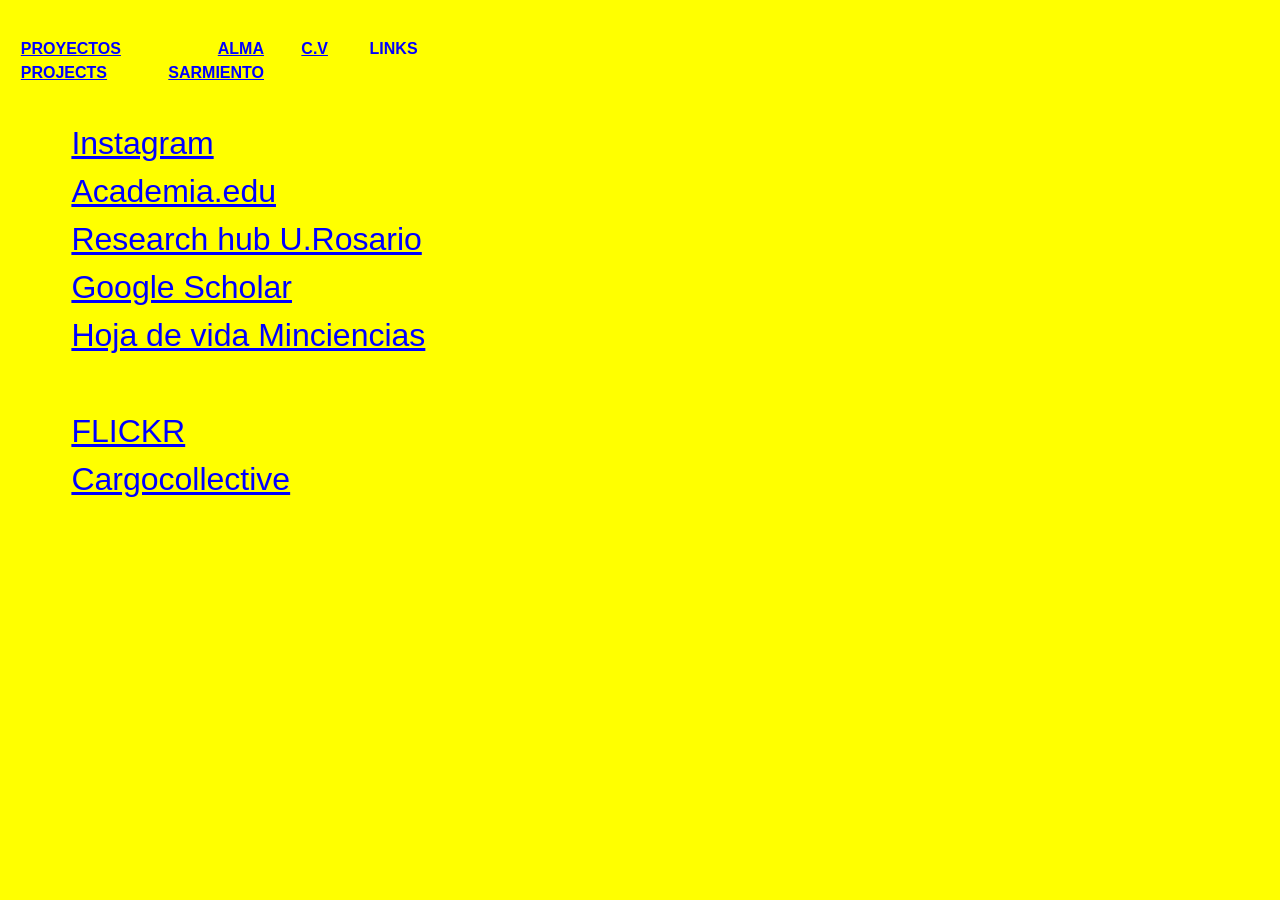
<file: links.html>
<!doctype html>
<html lang="en">
  <head>
    <title>Alma Sarmiento</title>
    <link rel="stylesheet" href="styleinfo.css">
  </head>
   <div id="headervolador"><p><a href="indice proyectos.html">PROYECTOS<br>PROJECTS</a></p></div>

  <div id="headervolador2"><p><a href="info.html">ALMA<br>SARMIENTO</a></p></div>

  <div id="headervolador3"><p><a href="documentos/AlmaS_CV_2026_ES_ENG.pdf" target="_blank">C.V</a></p></div>

  <div id="headervolador4"><p>LINKS</p></div>

  <body>
   <div class="enlaces"><p class="textoenlaces">
    <br>
    <a href="https://www.instagram.com/almacollage/" target="_blank">Instagram</a>
    <br>
     <a href="https://urosario.academia.edu/AlmaSarmiento" target="_blank">Academia.edu</a>
    <br>
     <a href="https://research-hub.urosario.edu.co/display/alma-catalina-sarmiento-jaramillo" target="_blank">Research hub U.Rosario</a>
    <br>
     <a href="https://scholar.google.com/citations?user=H-GNoKcAAAAJ&hl=fr" target="_blank">Google Scholar</a>
    <br>
     <a href="https://scienti.minciencias.gov.co/cvlac/visualizador/generarCurriculoCv.do?cod_rh=0001740396" target="_blank">Hoja de vida Minciencias</a>
    <br>
     <br>
      <a href="https://www.flickr.com/photos/almasarmiento/with/7800718032" target="_blank">FLICKR</a>
    <br>
     <a href="https://cargocollective.com/almasarmiento" target="_blank">Cargocollective</a>

</p></div>
      


  </body>
</html>
</file>
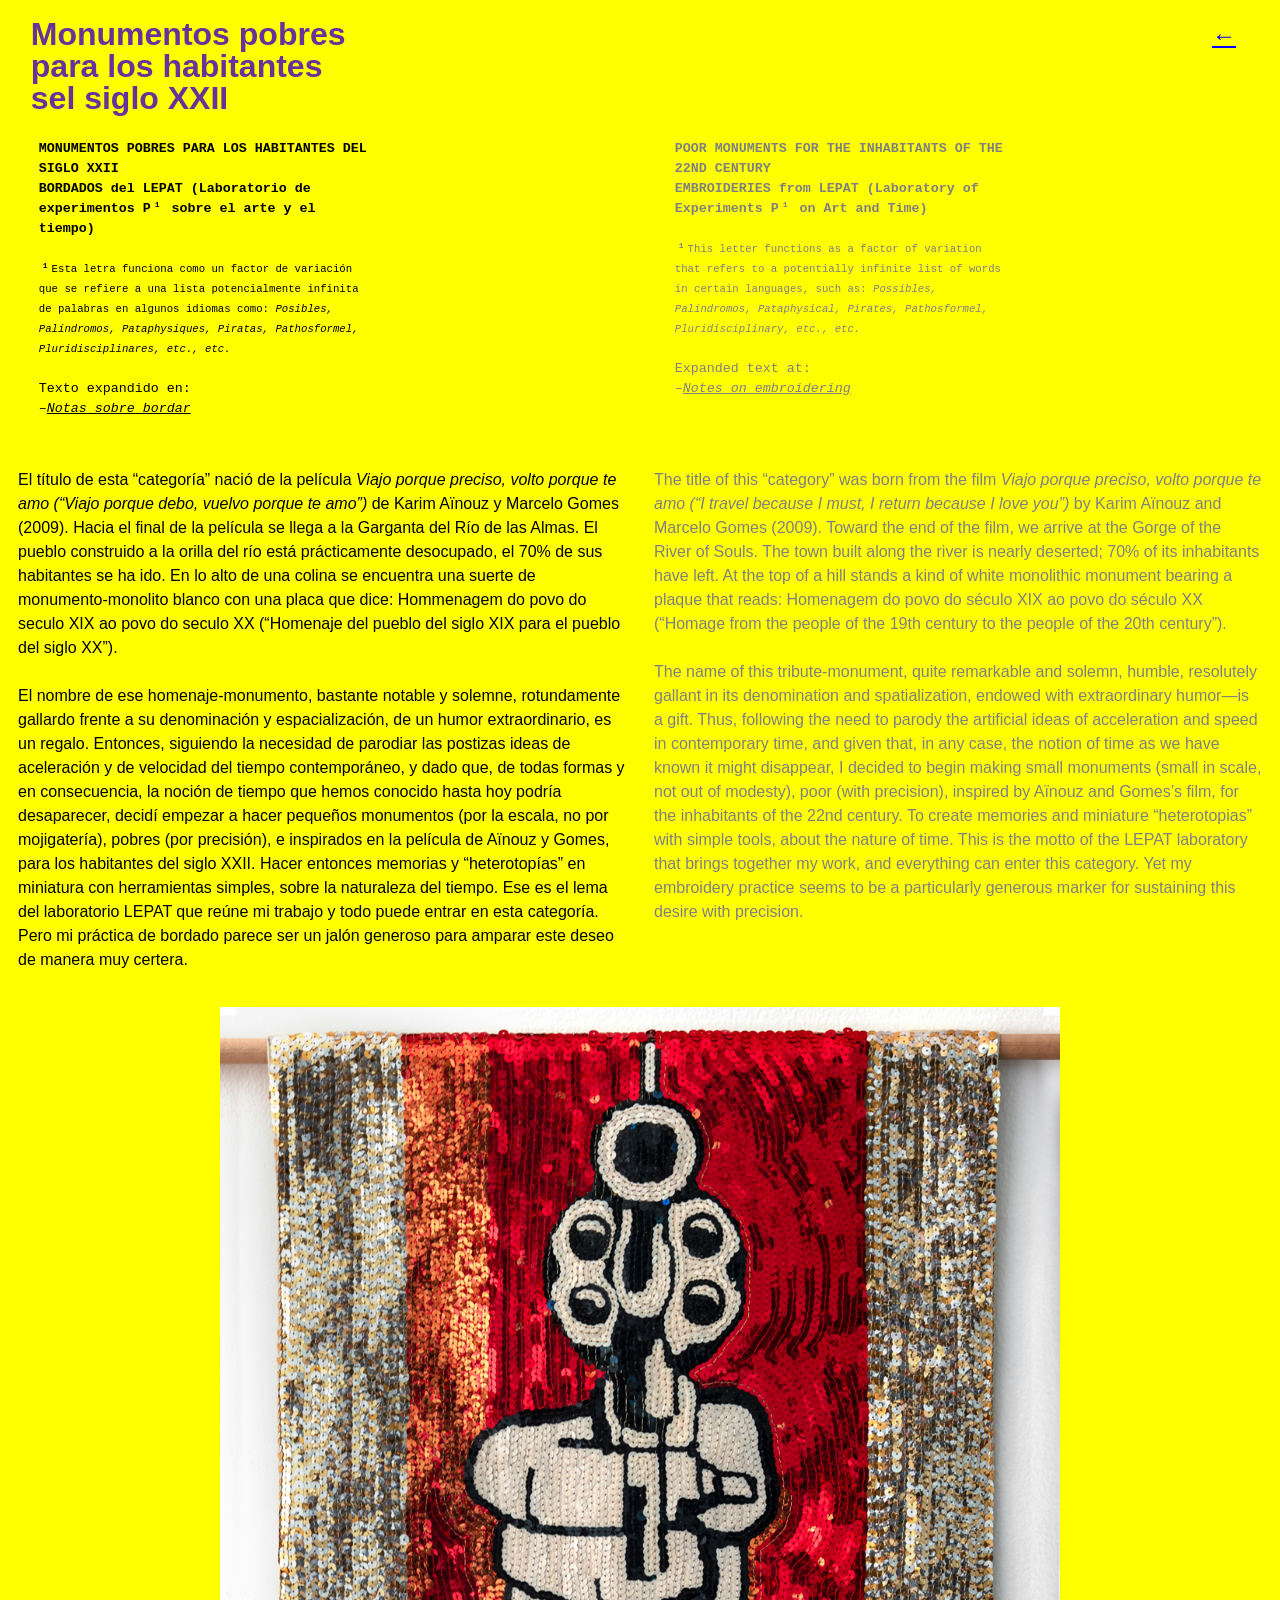
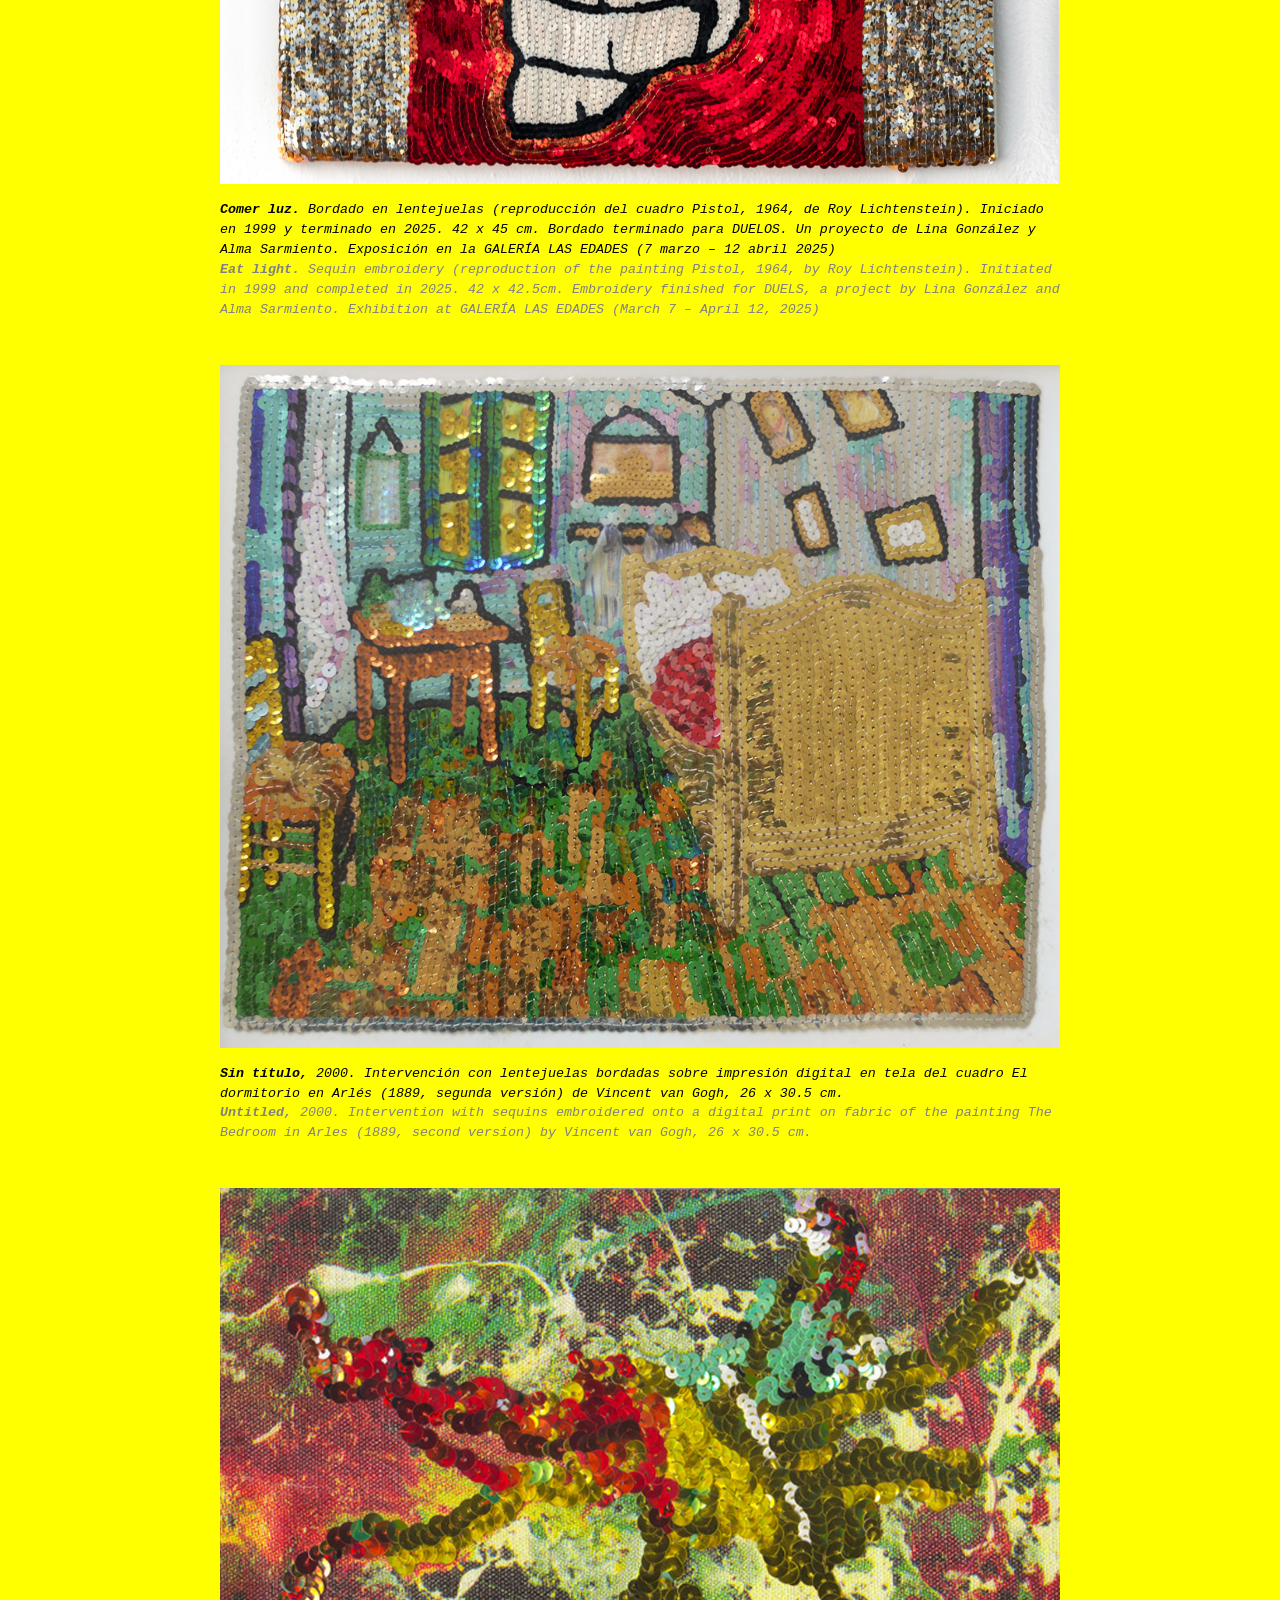
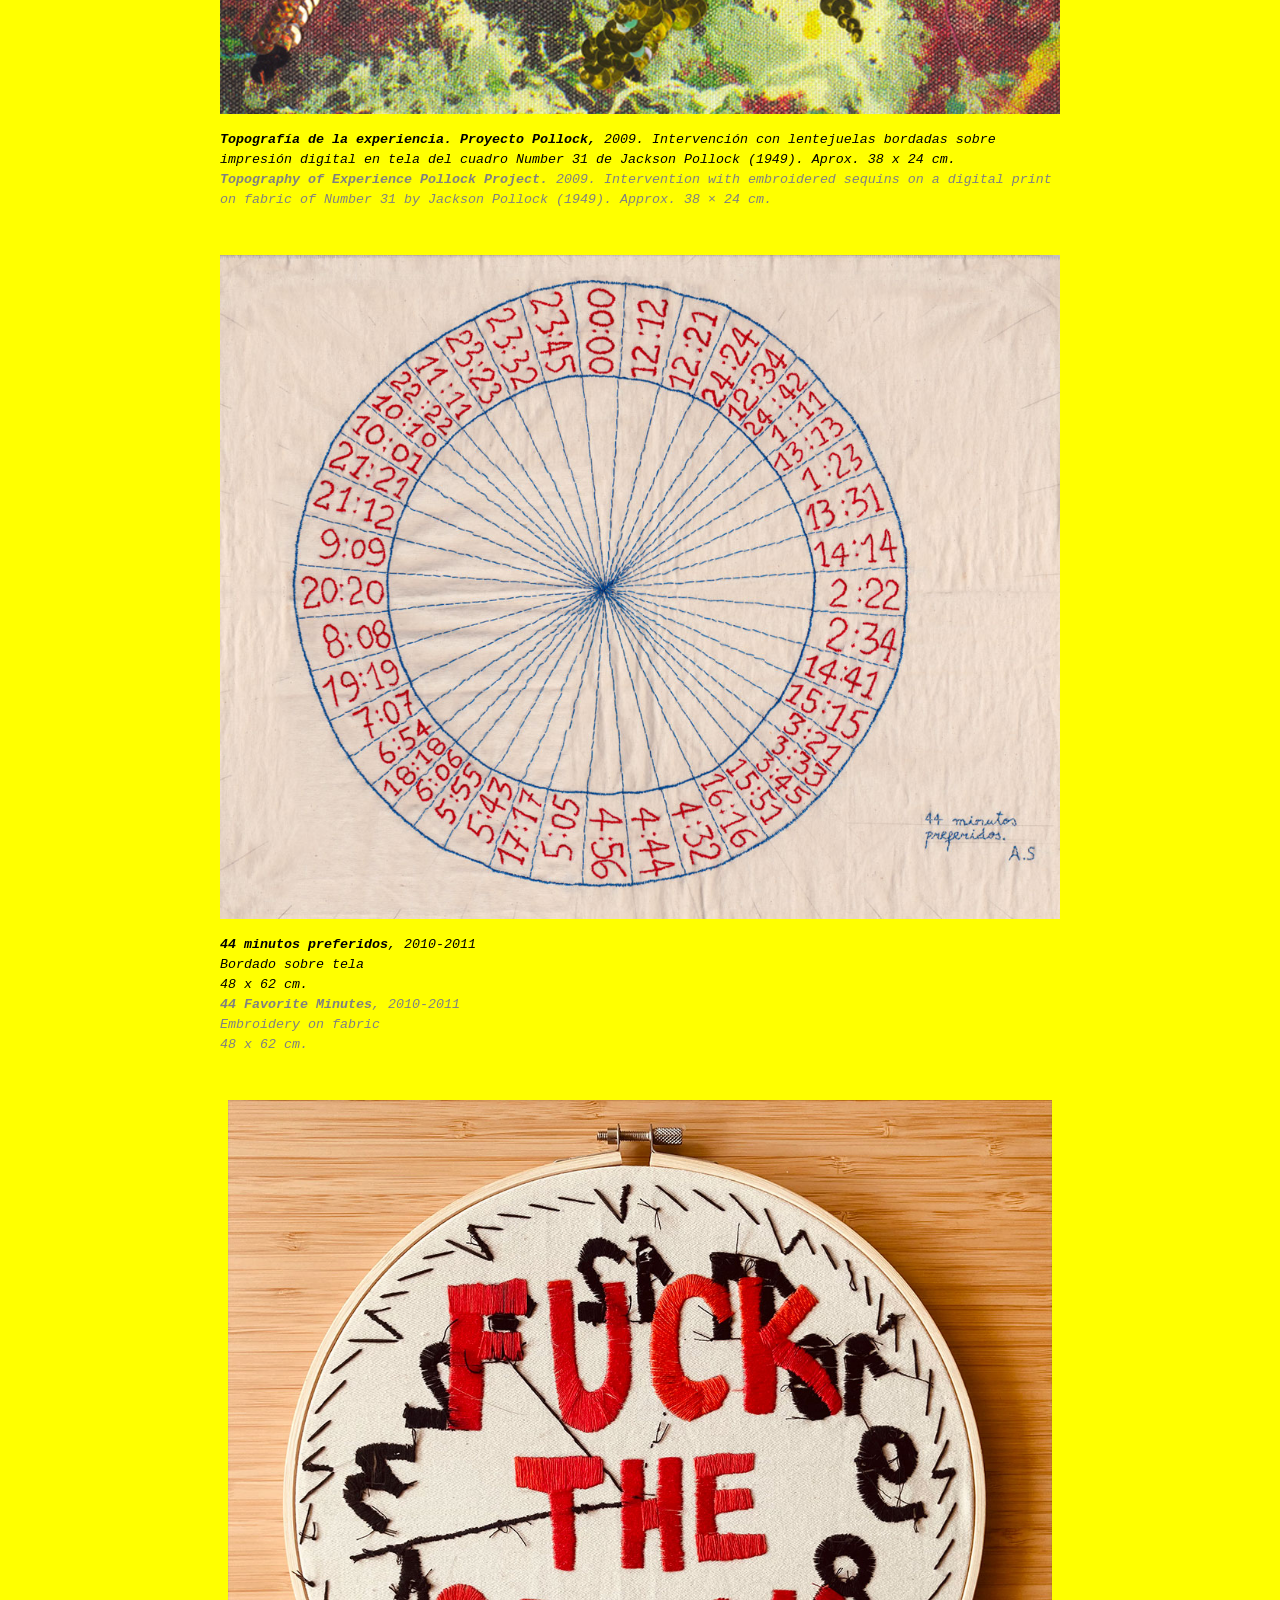
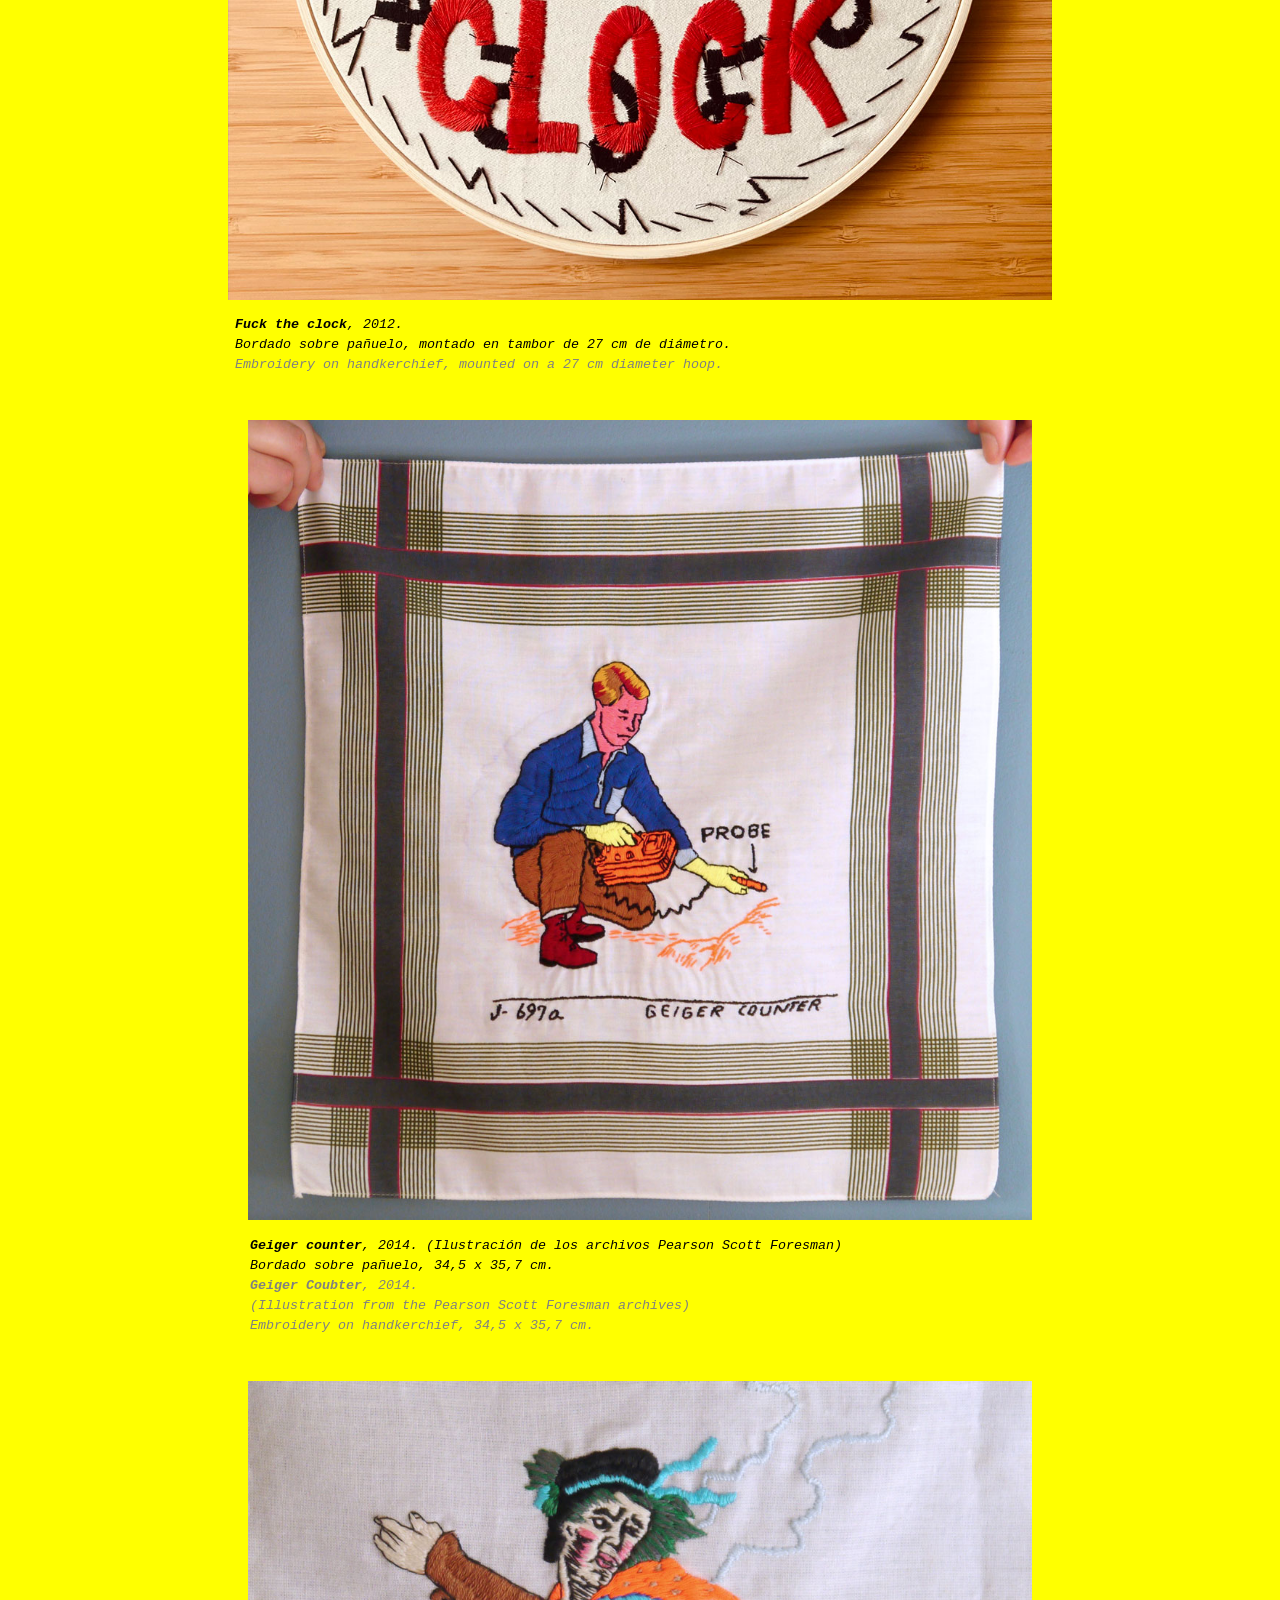
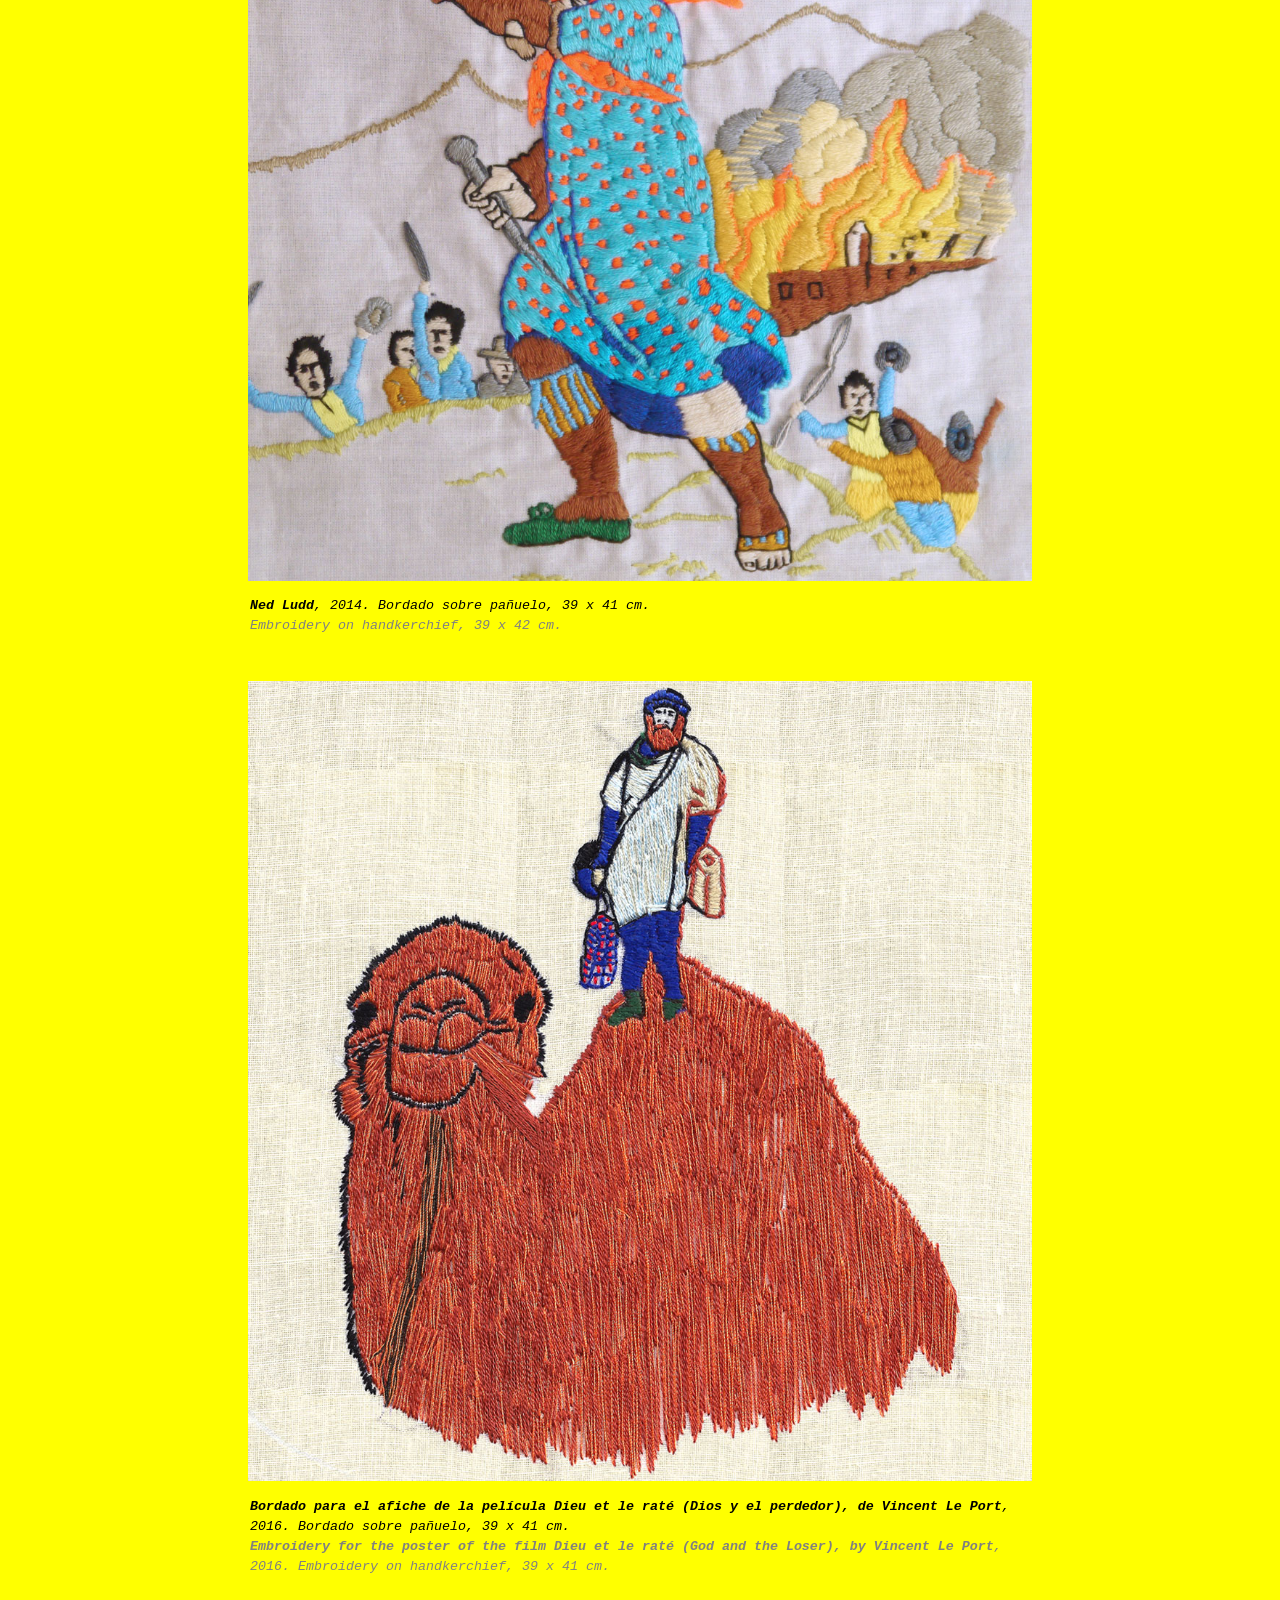
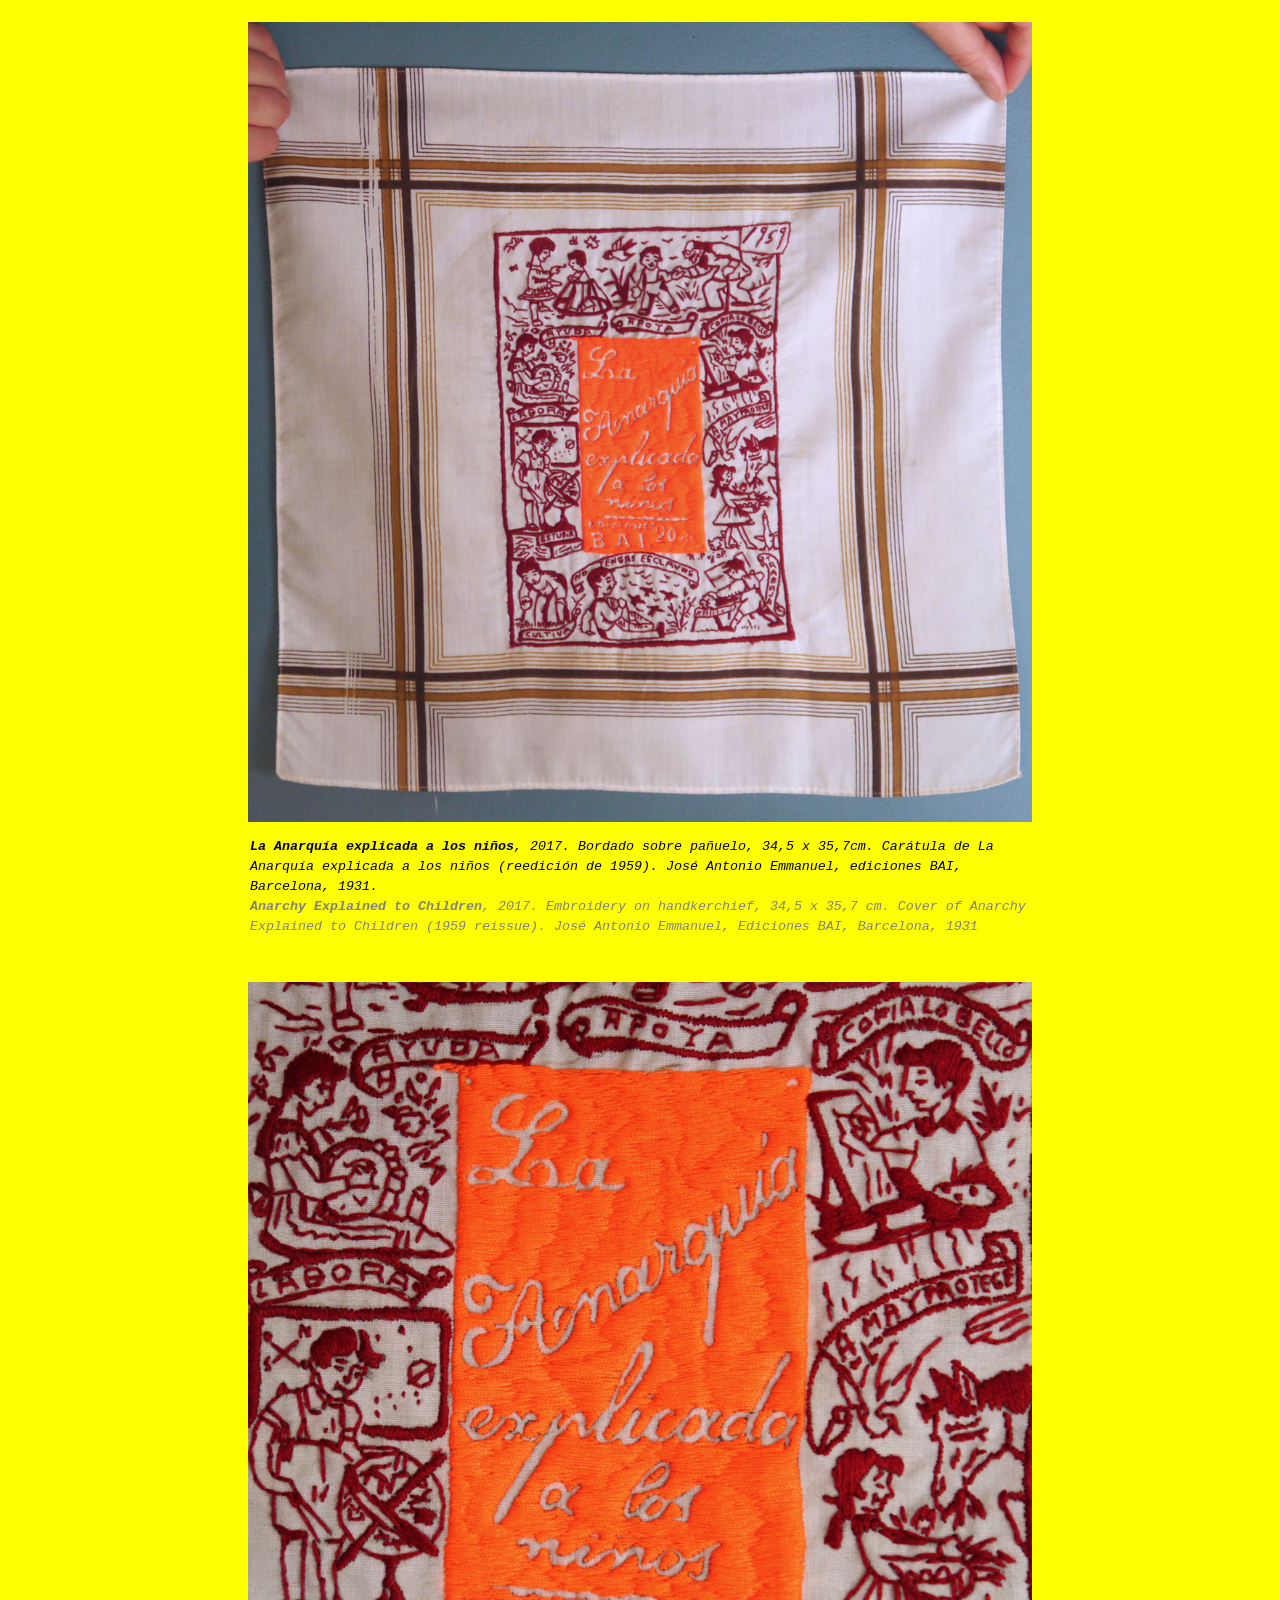
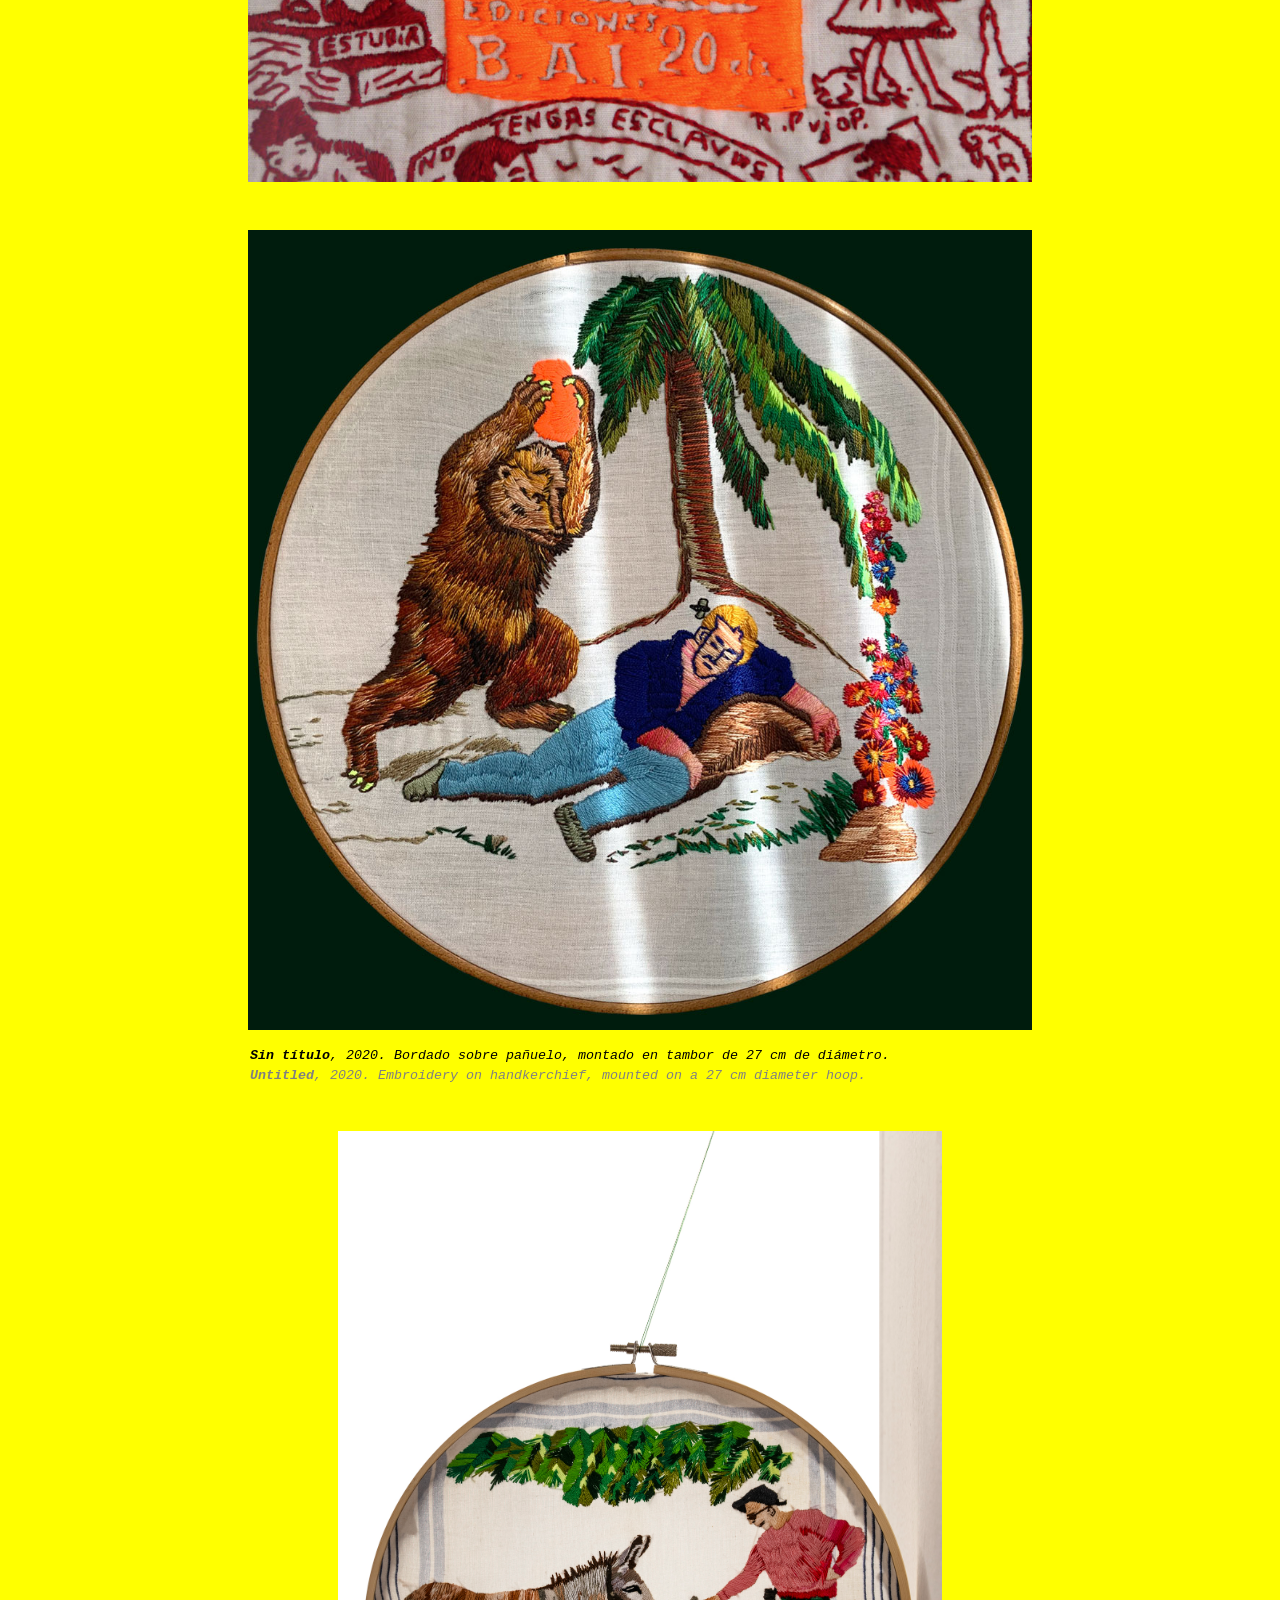
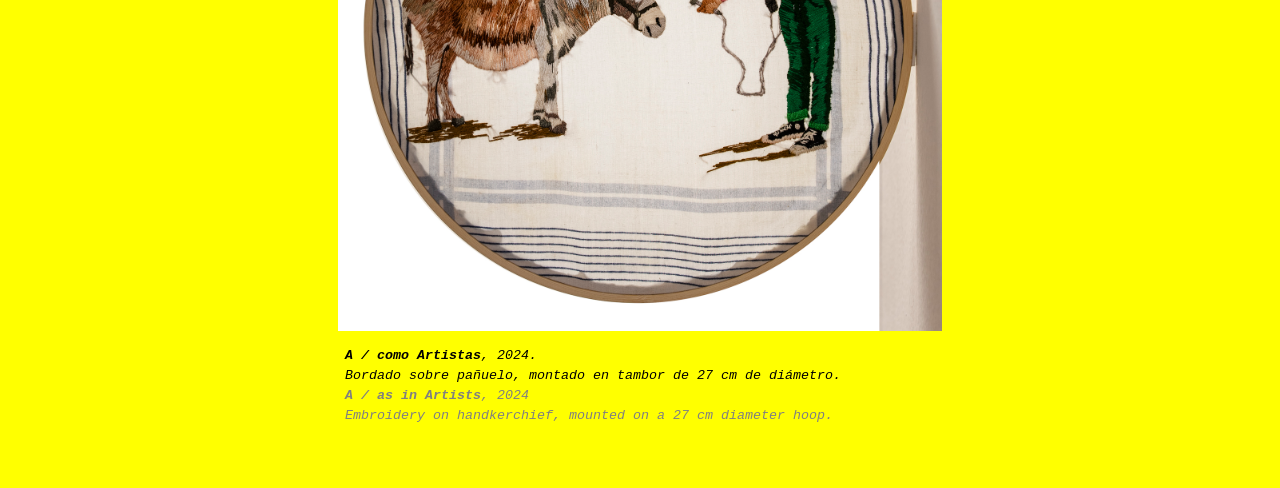
<file: monumentos pobres.html>
<!doctype html>
<html lang="en">

<head>
  <meta charset="utf-8">
  <meta name="viewport" content="width=device-width, initial-scale=1, shrink-to-fit=no">
  <link rel="stylesheet" href="style proyectos.css">


  <title>Alma Sarmiento</title>
  <link rel="icon" type="image/png" img href="imagenes/favicon.png">
</head>

<body>

 <div id="headervolador2"><p><a href="indice proyectos.html">←</a></p></div>

  </div>
  <!--comienzo contenido principal--->
  <div id=tituloproy>
    <p><b>Monumentos pobres<br>para los habitantes<br>sel siglo XXII</b></p>
  </div>
  <div>
  <div class="container">
     <div id="fichatecesp"><br><br><br><br><br>
            <p><b>MONUMENTOS POBRES PARA LOS HABITANTES DEL SIGLO XXII<br>
BORDADOS del LEPAT (Laboratorio de experimentos P<font style="font-size: 6pt; font-weight: bold; vertical-align: super; padding: 0 4px;">1</font> sobre el arte y el tiempo)
<br></b><br>
<font style="font-size: 8pt; line-height: 0;"><font style="font-size: 6pt; font-weight: bold; vertical-align: super; padding: 0 4px;">1</font>Esta letra funciona como un factor de variación que se refiere a una lista potencialmente infinita de palabras en algunos idiomas como: <i>Posibles, Palíndromos, Pataphysiques, Piratas, Pathosformel, Pluridisciplinares, etc., etc.</i></font>
<br><br>
Texto expandido en:<br>–<a href="documentos/monumentos pobres/Alma Sarmiento_Notas sobre bordar_.pdf" target="_blank"><i>Notas sobre bordar</i></a>
<br>
</p>
    </div>
    <div id=descripcionesp>
      <p>
        El título de esta “categoría” nació de la película <i>Viajo porque preciso, volto porque te amo (“Viajo porque debo, vuelvo porque te amo”)</i> de Karim Aïnouz y Marcelo Gomes (2009). Hacia el final de la película se llega a la Garganta del Río de las Almas. El pueblo construido a la orilla del río está prácticamente desocupado, el 70% de sus habitantes se ha ido. En lo alto de una colina se encuentra una suerte de monumento-monolito blanco con una placa que dice: Hommenagem do povo do seculo XIX ao povo do seculo XX (“Homenaje del pueblo del siglo XIX para el pueblo del siglo XX”). 
<br><br>
El nombre de ese homenaje-monumento, bastante notable y solemne, rotundamente gallardo frente a su denominación y espacialización, de un humor extraordinario, es un regalo. Entonces, siguiendo la necesidad de parodiar las postizas ideas de aceleración y de velocidad del tiempo contemporáneo, y dado que, de todas formas y en consecuencia, la noción de tiempo que hemos conocido hasta hoy podría desaparecer, decidí empezar a hacer pequeños monumentos (por la escala, no por mojigatería), pobres (por precisión), e inspirados en la película de Aïnouz y Gomes, para los habitantes del siglo XXII. Hacer entonces memorias y “heterotopías” en miniatura con herramientas simples, sobre la naturaleza del tiempo. Ese es el lema del laboratorio LEPAT que reúne mi trabajo y todo puede entrar en esta categoría. Pero mi práctica de bordado parece ser un jalón generoso para amparar este deseo de manera muy certera. 

</p>

    </div>
    <div id="fichateceng"><br><br><br><br><br>
           <p><b>POOR MONUMENTS FOR THE INHABITANTS OF THE 22ND CENTURY<br>
EMBROIDERIES from LEPAT (Laboratory of Experiments P<font style="font-size: 6pt; font-weight: bold; vertical-align: super; padding: 0 4px;">1</font> on Art and Time)
<br></b><br>
<font style="font-size: 8pt; line-height: 0;"><font style="font-size: 6pt; font-weight: bold; vertical-align: super; padding: 0 4px;">1</font>This letter functions as a factor of variation that refers to a potentially infinite list of words in certain languages, such as: <i>Possibles, Palíndromos, Pataphysical, Pirates, Pathosformel, Pluridisciplinary, etc., etc.</i></font>
<br><br>
Expanded text at:<br>–<a href="documentos/monumentos pobres/Alma Sarmiento_Notas sobre bordar_.pdf" target="_blank"><i>Notes on embroidering</i></a>
<br>
</p>
    </div>
    <div id=descripcioneng>
      <p>
The title of this “category” was born from the film <i>Viajo porque preciso, volto porque te amo (“I travel because I must, I return because I love you”)</i> by Karim Aïnouz and Marcelo Gomes (2009). Toward the end of the film, we arrive at the Gorge of the River of Souls. The town built along the river is nearly deserted; 70% of its inhabitants have left. At the top of a hill stands a kind of white monolithic monument bearing a plaque that reads: Homenagem do povo do século XIX ao povo do século XX (“Homage from the people of the 19th century to the people of the 20th century”).
<br><br>
The name of this tribute-monument, quite remarkable and solemn, humble, resolutely gallant in its denomination and spatialization, endowed with extraordinary humor—is a gift. Thus, following the need to parody the artificial ideas of acceleration and speed in contemporary time, and given that, in any case, the notion of time as we have known it might disappear, I decided to begin making small monuments (small in scale, not out of modesty), poor (with precision), inspired by Aïnouz and Gomes’s film, for the inhabitants of the 22nd century. To create memories and miniature “heterotopias” with simple tools, about the nature of time. This is the motto of the LEPAT laboratory that brings together my work, and everything can enter this category. Yet my embroidery practice seems to be a particularly generous marker for sustaining this desire with precision.

</p>
    </div>
    <div id="espaciofotos">

      <img src="imagenes/monumentos pobres/1.jpg" style="max-height: 800px;"><br>
      <p id="piedefoto" style= "max-width: 840px;"><i><b>Comer luz. </b>
        Bordado en lentejuelas (reproducción del cuadro Pistol, 1964, de Roy Lichtenstein). Iniciado en 1999 y terminado en 2025. 42 x 45 cm. Bordado terminado para DUELOS. Un proyecto de Lina González y Alma Sarmiento. Exposición en la GALERÍA LAS EDADES (7 marzo – 12 abril 2025)
        </i>
        <br>
        <font style="color: gray;"><i><b>Eat light. </b>
        Sequin embroidery (reproduction of the painting Pistol, 1964, by Roy Lichtenstein). Initiated in 1999 and completed in 2025. 42 x 42.5cm. Embroidery finished for DUELS, a project by Lina González and Alma Sarmiento. Exhibition at GALERÍA LAS EDADES (March 7 – April 12, 2025)</i>
      </font></i></p>
<br>
       <img src="imagenes/monumentos pobres/2.jpg" style="max-height:800px;"><br>
      <p id="piedefoto" style= "max-width: 970px;"><i><b>Sin título, </b> 2000. Intervención con lentejuelas bordadas sobre impresión digital en tela del cuadro El dormitorio en Arlés (1889, segunda versión) de Vincent van Gogh, 26 x 30.5 cm.</i><br>
        <font style="color: gray;"><i><b>Untitled, </b>2000. Intervention with sequins embroidered onto a digital print on fabric of the painting The Bedroom in Arles (1889, second version) by Vincent van Gogh, 26 x 30.5 cm.</i>
      </font></i></p>
<br>
 <img src="imagenes/monumentos pobres/3.jpg" style="max-height: 800px;"><br>
      <p id="piedefoto" style= "max-width: 1070px;"><i><b>Topografía de la experiencia. Proyecto Pollock, </b>2009. 
        Intervención con lentejuelas bordadas sobre impresión digital en tela del cuadro Number 31 de Jackson Pollock (1949). Aprox. 38 x 24 cm.</i><br>
        <font style="color: gray;"><i><b>Topography of Experience Pollock Project.</b> 2009. Intervention with embroidered sequins on a digital print on fabric of Number 31 by Jackson Pollock (1949). Approx. 38 × 24 cm.</i>
      </font></i></p>
<br>
       <img src="imagenes/monumentos pobres/4.jpg" style="max-height:800px;"><br>
      <p id="piedefoto" style= "max-width: 1000px;"><i><b>44 minutos preferidos</b>, 2010-2011
        <br>
        Bordado sobre tela
        <br>
        48 x 62 cm.
        </i><br>
        <font style="color: gray;"><i><b>44 Favorite Minutes</b>, 2010-2011<br>
        Embroidery on fabric
        <br>
       48 x 62 cm.</i>
      </font></i></p>
<br>
    <img src="imagenes/monumentos pobres/5.jpg" style="max-height: 800px;"><br>
      <p id="piedefoto" style= "max-width: 810px;"><i><b>Fuck the clock</b>, 2012.
        <br>
        Bordado sobre pañuelo, montado en tambor de 27 cm de diámetro.</i><br>
        <font style="color: gray;"><i><b></b>
        Embroidery on handkerchief, mounted on a 27 cm diameter hoop.</i>
      </font></i></p>
<br>

    <img src="imagenes/monumentos pobres/6.jpg" style="max-height:800px;"><br>
      <p id="piedefoto" style= "max-width: 780px;"><i><b>Geiger counter</b>, 2014. (Ilustración de los archivos Pearson Scott Foresman)<br>
Bordado sobre pañuelo, 
       34,5 x 35,7 cm.</i><br>
        <font style="color: gray;"><i><b>Geiger Coubter</b>, 2014.<br>
        (Illustration from the Pearson Scott Foresman archives)
        <br>
        Embroidery on handkerchief, 34,5 x 35,7 cm.</i>
      </font></i></p>
<br>
    <img src="imagenes/monumentos pobres/7.jpg" style="max-height:800px;"><br>
      <p id="piedefoto" style= "max-width: 780px;"><i><b>Ned Ludd</b>, 2014. Bordado sobre pañuelo, 39 x 41 cm.
      </i>
        <br>
        <font style="color: gray;"><i><b></b>
        Embroidery on handkerchief, 39 x 42 cm.</i>
      </font></i></p>
<br>
        <img src="imagenes/monumentos pobres/8.jpg" style="max-height:800px;"><br>
      <p id="piedefoto" style= "max-width: 780px;"><i><b>Bordado para el afiche de la película Dieu et le raté (Dios y el perdedor), de Vincent Le Port</b>, 2016. Bordado sobre pañuelo, 39 x 41 cm.</i>
        <br>
        <font style="color: gray;"><i><b>Embroidery for the poster of the film Dieu et le raté (God and the Loser), by Vincent Le Port</b>, 2016. Embroidery on handkerchief, 39 x 41 cm.</i>
      </font></i></p>

<br>

      <img src="imagenes/monumentos pobres/9.jpg" style="max-height:800px;"><br>
      <p id="piedefoto" style= "max-width: 780px;"><i><b>La Anarquía explicada a los niños</b>, 2017. Bordado sobre pañuelo, 34,5 x 35,7cm. Carátula de La Anarquía explicada a los niños (reedición de 1959). José Antonio Emmanuel, ediciones BAI, Barcelona, 1931.</i>
        <br>
        <font style="color: gray;"><i><b>Anarchy Explained to Children</b>, 2017. Embroidery on handkerchief, 34,5 x 35,7 cm. Cover of Anarchy Explained to Children (1959 reissue). José Antonio Emmanuel, Ediciones BAI, Barcelona, 1931</i>
      </font></i></p>
<br>
       <img src="imagenes/monumentos pobres/10.jpg" style="max-height:800px;"><br>
<br>

<img src="imagenes/monumentos pobres/11.jpg" style="max-height:800px;"><br>
      <p id="piedefoto" style= "max-width: 780px;"><i><b>Sin título</b>, 2020. Bordado sobre pañuelo, montado en tambor de 27 cm de diámetro.</i>
        <br>
        <font style="color: gray;"><i><b>Untitled</b>, 2020. Embroidery on handkerchief, mounted on a 27 cm diameter hoop.</i>
      </font></i></p>
<br>
      <img src="imagenes/monumentos pobres/12.jpg" style="max-height:800px;"><br>
      <p id="piedefoto" style= "max-width: 590px;"><i><b>A / como Artistas</b>, 2024.
        <br>
       Bordado sobre pañuelo, montado en tambor de 27 cm de diámetro.</i>
        <br>
        <font style="color: gray;"><i><b>A / as in Artists</b>, 2024<br>
        Embroidery on handkerchief, mounted on a 27 cm diameter hoop.
        <br></i>
      </font></i></p>


<br>
    </div>

  </div>



  <!--comienzo footer--->

  <!--esto lo pegué y no sé que es--->
</body>

</html>
</file>
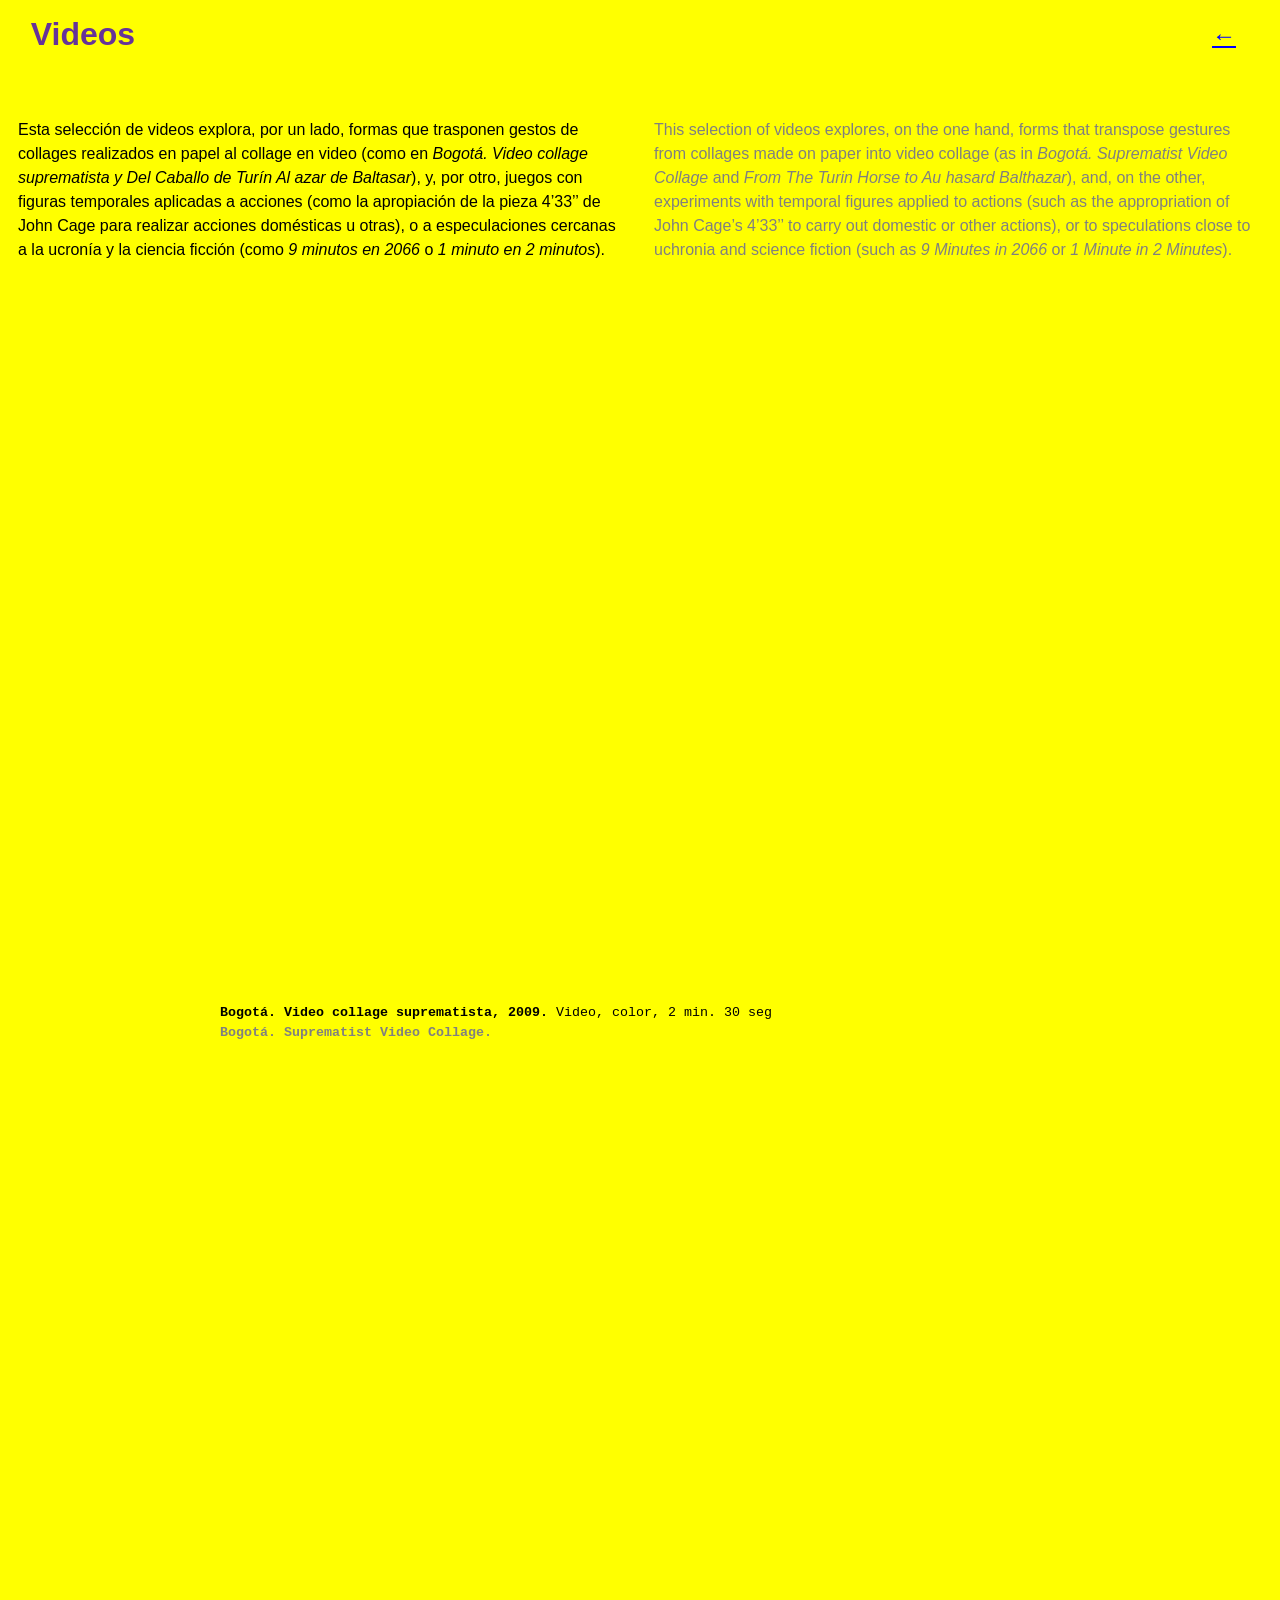
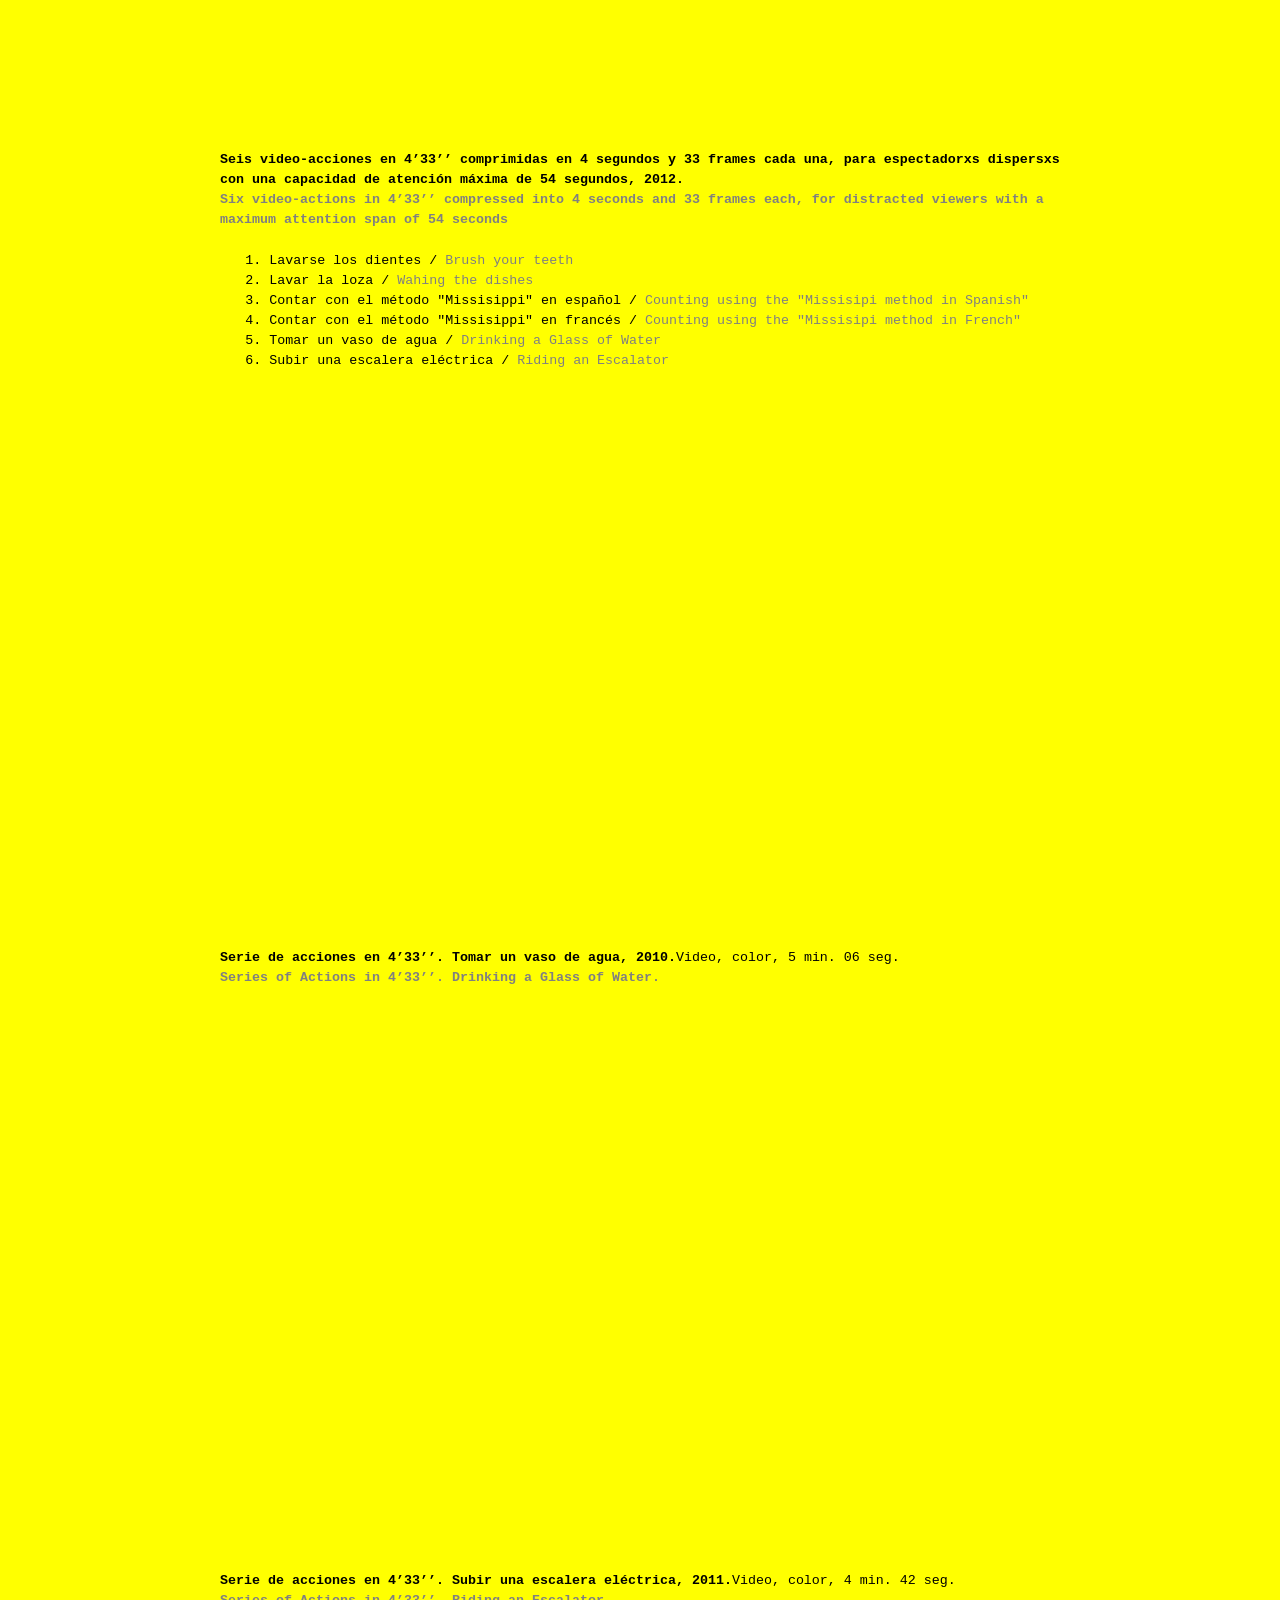
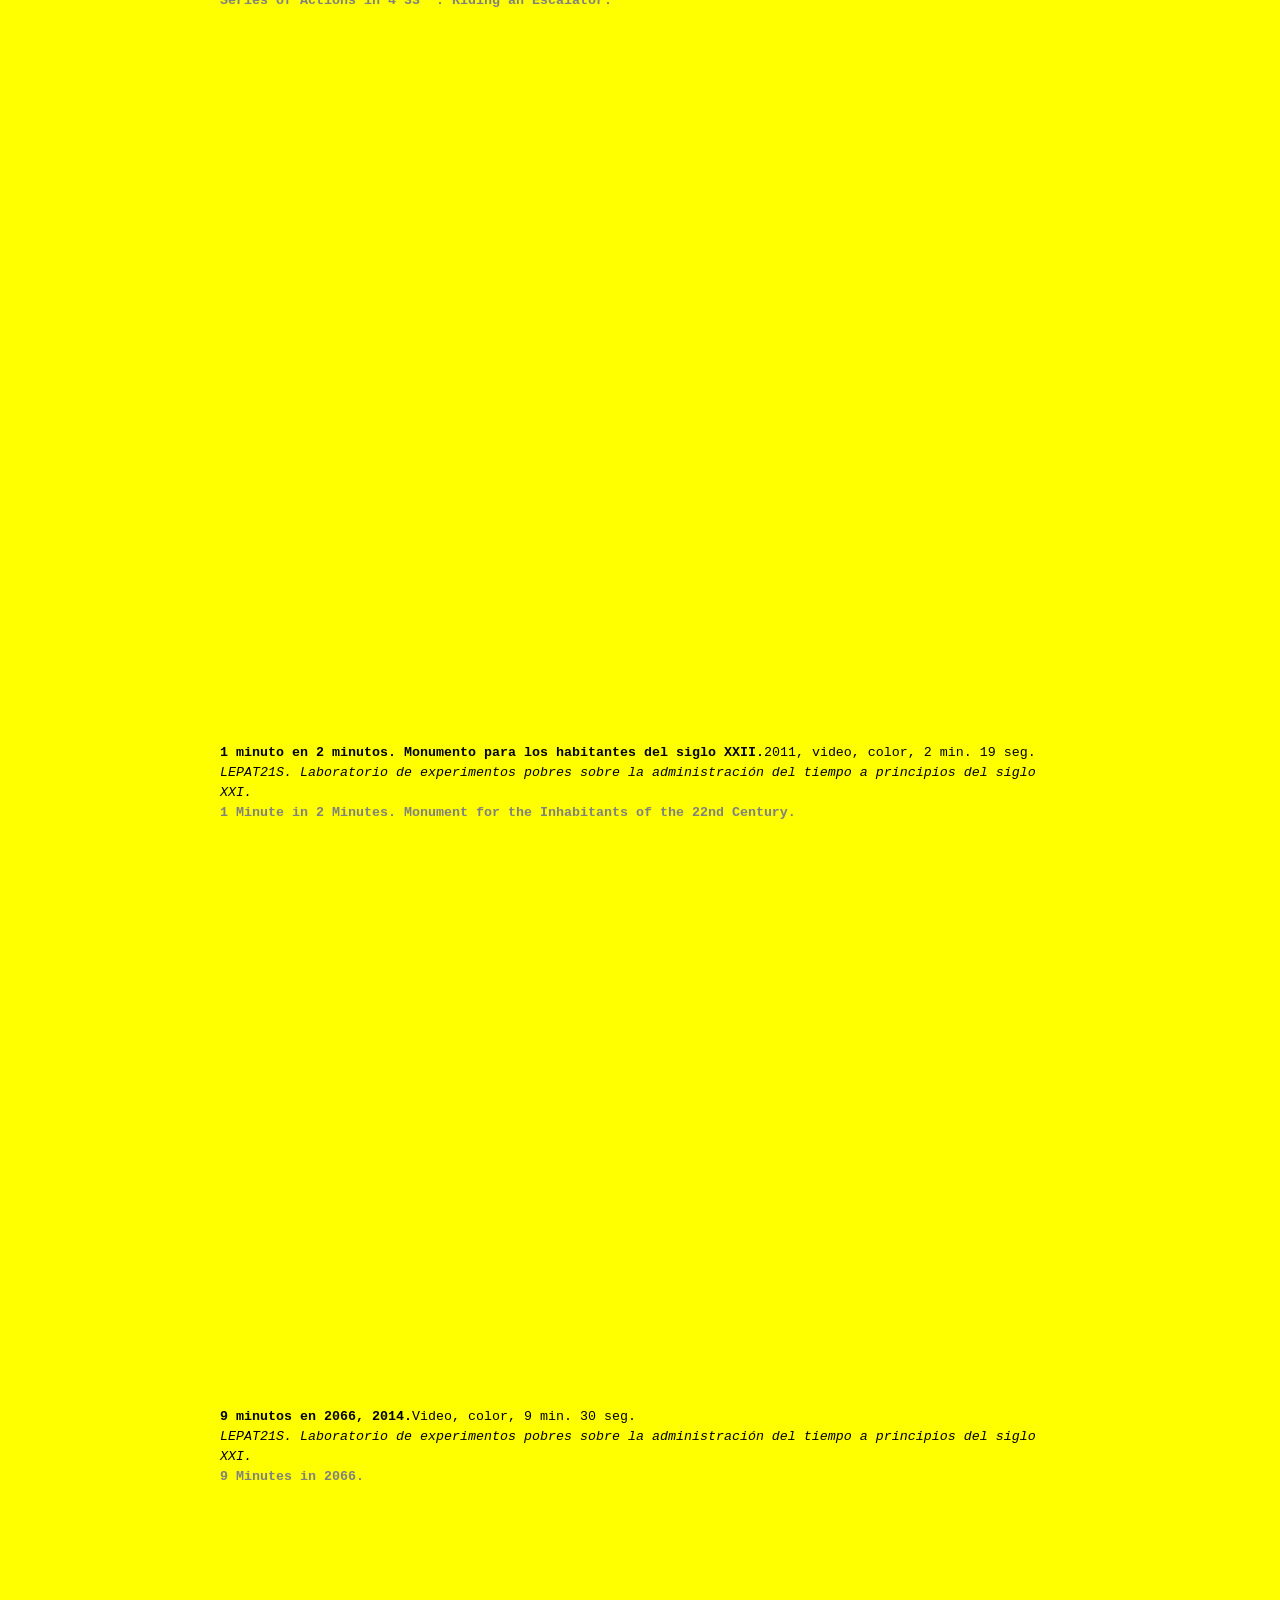
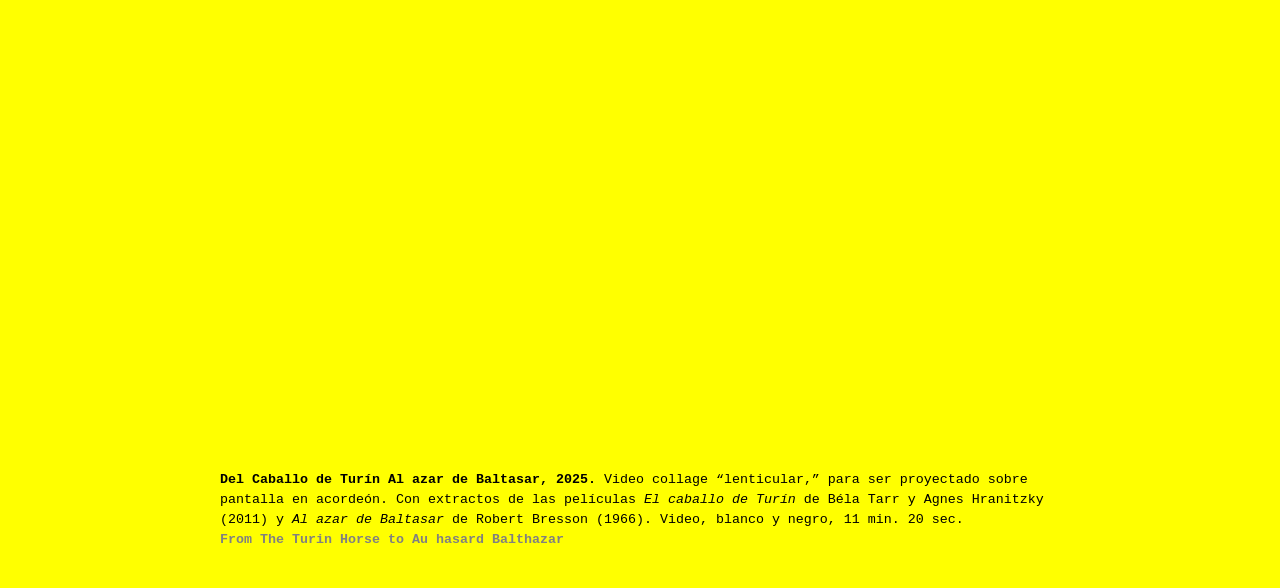
<file: videos.html>
<!doctype html>
<html lang="en">

<head>
  <meta charset="utf-8">
  <meta name="viewport" content="width=device-width, initial-scale=1, shrink-to-fit=no">
  <link rel="stylesheet" href="style proyectos.css">


  <title>Alma Sarmiento</title>
  <link rel="icon" type="image/png" img href="imagenes/favicon.png">
</head>

<body>


 <div id="headervolador2"><p><a href="indice proyectos.html">←</a></p></div>

  </div>
  <!--comienzo contenido principal--->
  <div id=tituloproy>
    <p><b>Videos</b></p>
  </div>
  <div>
  <div class="container">
      <div id="fichatecesp"><br><br>
            <p></p>
    </div>
    <div id=descripcionesp>
      <p>Esta selección de videos explora, por un lado, formas que trasponen gestos de collages realizados en papel al collage en video (como en <i>Bogotá. Video collage suprematista y Del Caballo de Turín Al azar de Baltasar</i>), y, por otro, juegos con figuras temporales aplicadas a acciones (como la apropiación de la pieza 4’33’’ de John Cage para realizar acciones domésticas u otras), o a especulaciones cercanas a la ucronía y la ciencia ficción (como <i>9 minutos en 2066</i> o <i>1 minuto en 2 minutos</i>). 
</p>
    </div>
    <div id="fichateceng"><br><br>
           <p></p>
    </div>
    <div id=descripcioneng>
      <p>This selection of videos explores, on the one hand, forms that transpose gestures from collages made on paper into video collage (as in <i>Bogotá. Suprematist Video Collage</i> and <i>From The Turin Horse to Au hasard Balthazar</i>), and, on the other, experiments with temporal figures applied to actions (such as the appropriation of John Cage’s 4’33’’ to carry out domestic or other actions), or to speculations close to uchronia and science fiction (such as <i>9 Minutes in 2066</i> or <i>1 Minute in 2 Minutes</i>).
</p>
    </div>


    <div id="espaciofotos"><br>
<div style="padding:75% 0 0 0;position:relative;"><iframe src="https://player.vimeo.com/video/31072351?badge=0&amp;autopause=0&amp;player_id=0&amp;app_id=58479" frameborder="0" allow="autoplay; fullscreen; picture-in-picture; clipboard-write; encrypted-media; web-share" referrerpolicy="strict-origin-when-cross-origin" style="position:absolute;top:0;left:0;width:100%;height:100%;" title="Bogotá. Video collage suprematista, 2009."></iframe></div><script src="https://player.vimeo.com/api/player.js"></script>

<p id="piedevideo" style= ><b>Bogotá. Video collage suprematista, 2009.</b> Video, color, 2 min. 30 seg<br><font style="color: gray;"><b>Bogotá. Suprematist Video Collage.</b></font></i></p>
<br>
<br>
<div style="padding:75% 0 0 0;position:relative;"><iframe src="https://player.vimeo.com/video/111505688?badge=0&amp;autopause=0&amp;player_id=0&amp;app_id=58479" frameborder="0" allow="autoplay; fullscreen; picture-in-picture; clipboard-write; encrypted-media; web-share" referrerpolicy="strict-origin-when-cross-origin" style="position:absolute;top:0;left:0;width:100%;height:100%;" title="Video Actions in 4'33'' compressed in 54seconds"></iframe></div><script src="https://player.vimeo.com/api/player.js"></script>

<p id="piedevideo" style= ><b>Seis video-acciones en 4’33’’ comprimidas en 4 segundos y 33 frames cada una, para espectadorxs dispersxs con una capacidad de atención máxima de 54 segundos, 2012. </b><br><font style="color: gray;"><b>Six video-actions in 4’33’’ compressed into 4 seconds and 33 frames each, for distracted viewers with a maximum attention span of 54 seconds</b></font></p>

<p id="listaparavideo">  
1. Lavarse los dientes / <font style="color: gray;"> Brush your teeth </font>
<br>
2. Lavar la loza / <font style="color: gray;"> Wahing the dishes </font>
<br>
3. Contar con el método "Missisippi" en español / <font style="color: gray;"> Counting using the "Missisipi method in Spanish" </font>
<br>
4. Contar con el método "Missisippi" en francés / <font style="color: gray;"> Counting using the "Missisipi method in French" </font>
<br>
5. Tomar un vaso de agua / <font style="color: gray;"> Drinking a Glass of Water </font>
<br>
6. Subir una escalera eléctrica / <font style="color: gray;"> Riding an Escalator </font>
</p>

     <div style="padding:75.47% 0 0 0;position:relative;"><iframe src="https://player.vimeo.com/video/111505689?badge=0&amp;autopause=0&amp;player_id=0&amp;app_id=58479" frameborder="0" allow="autoplay; fullscreen; picture-in-picture; clipboard-write; encrypted-media; web-share" referrerpolicy="strict-origin-when-cross-origin" style="position:absolute;top:0;left:0;width:100%;height:100%;" title="Video Actions in 4'33'' Drinking a glass of water"></iframe></div><script src="https://player.vimeo.com/api/player.js"></script>    

<p id="piedevideo" style="margin-top: -8%;" ><b>Serie de acciones en 4’33’’. Tomar un vaso de agua, 2010.</b>Video, color, 5 min. 06 seg.<br><font style="color: gray;"><b>Series of Actions in 4’33’’. Drinking a Glass of Water.</b></font></p>

<div style="padding:75% 0 0 0;position:relative;"><iframe src="https://player.vimeo.com/video/111505690?badge=0&amp;autopause=0&amp;player_id=0&amp;app_id=58479" frameborder="0" allow="autoplay; fullscreen; picture-in-picture; clipboard-write; encrypted-media; web-share" referrerpolicy="strict-origin-when-cross-origin" style="position:absolute;top:0;left:0;width:100%;height:100%;" title="Video Actions in 4'33'' Escalator"></iframe></div><script src="https://player.vimeo.com/api/player.js"></script>

<p id="piedevideo" style="margin-top: -8%;" ><b> Serie de acciones en 4’33’’. Subir una escalera eléctrica, 2011.</b>Video, color, 4 min. 42 seg.<br><font style="color: gray;"><b>Series of Actions in 4’33’’. Riding an Escalator.</b></font></p>
<br><br><br>
<div style="padding:75% 0 0 0;position:relative;"><iframe src="https://player.vimeo.com/video/36486202?badge=0&amp;autopause=0&amp;player_id=0&amp;app_id=58479" frameborder="0" allow="autoplay; fullscreen; picture-in-picture; clipboard-write; encrypted-media; web-share" referrerpolicy="strict-origin-when-cross-origin" style="position:absolute;top:0;left:0;width:100%;height:100%;" title="One minute in two minutes. Monument to 22nd century people."></iframe></div><script src="https://player.vimeo.com/api/player.js"></script>

<p id="piedevideo"><b> 1 minuto en 2 minutos. Monumento para los habitantes del siglo XXII.</b>2011, video, color, 2 min. 19 seg.<br><i>LEPAT21S. Laboratorio de experimentos pobres sobre la administración del tiempo a principios del siglo XXI.</i><br><font style="color: gray;"><b>1 Minute in 2 Minutes. Monument for the Inhabitants of the 22nd Century.</b></font></p>

<div style="padding:75% 0 0 0;position:relative;"><iframe src="https://player.vimeo.com/video/257489642?badge=0&amp;autopause=0&amp;player_id=0&amp;app_id=58479" frameborder="0" allow="autoplay; fullscreen; picture-in-picture; clipboard-write; encrypted-media; web-share" referrerpolicy="strict-origin-when-cross-origin" style="position:absolute;top:0;left:0;width:100%;height:100%;" title="9 minutes in 2066 (english subtitles)"></iframe></div><script src="https://player.vimeo.com/api/player.js"></script>

<p id="piedevideo" style="margin-top: -8%;"><b> 9 minutos en 2066, 2014.</b>Video, color, 9 min. 30 seg.<br><i>LEPAT21S. Laboratorio de experimentos pobres sobre la administración del tiempo a principios del siglo XXI.</i><br><font style="color: gray;"><b>9 Minutes in 2066.</b></font></p>

<div style="padding:75% 0 0 0;position:relative;"><iframe src="https://player.vimeo.com/video/1176270551?badge=0&amp;autopause=0&amp;player_id=0&amp;app_id=58479" frameborder="0" allow="autoplay; fullscreen; picture-in-picture; clipboard-write; encrypted-media; web-share" referrerpolicy="strict-origin-when-cross-origin" style="position:absolute;top:0;left:0;width:100%;height:100%;" title="Del Caballo de Turín Al azar de Baltasar. Exposición DUELOS (registro)"></iframe></div><script src="https://player.vimeo.com/api/player.js"></script>

<p id="piedevideo" style="margin-top: -8%;"><b> Del Caballo de Turín Al azar de Baltasar, 2025. </b>Video collage “lenticular,” para ser proyectado sobre pantalla en acordeón. 
Con extractos de las películas <i>El caballo de Turín</i> de Béla Tarr y Agnes Hranitzky (2011) y <i>Al azar de Baltasar</i> de Robert Bresson (1966). 
Video, blanco y negro, 11 min. 20 sec.
<br><font style="color: gray;"><b>From The Turin Horse to Au hasard Balthazar</b></font></p>

  </div>

</div>

  <!--comienzo footer--->

  <!--esto lo pegué y no sé que es--->
</body>

</html>
</file>
<file: styleindex.css>
body {
  margin: 5%;
  font-family: sans-serif;
  font-size: 10px;
  background-color: yellow;
height: 100vh;
overflow: hidden;
}

a {
  color: blue; 
  text-decoration: underline;
}

.collage{
  position: absolute;
  max-width: 720px;
  top: 50%;
  left: 50%;
  transform: translate(-50%, -50%);
}

.espaciocollage{
  position: relative;
  height: 50%;
}

.texto{
  position: absolute;
  margin-left: 21%;
  width: 50%;
  z-index: 99;
}

.introtext{
  position: relative;
  margin: 3%;
  color: black;
  padding: 25px;
  background-color: yellow;
  text-align: left;
  font-size: 2em;
   max-width: 85%;
   max-height: 420px;
   overflow: scroll;
  scrollbar-color: darkred;
  scrollbar-width: thin;
  z-index: 4;}

  #enlacehome{
    background-color: transparent;
    color: red;
    position:absolute; 
  width:100%;
  height:100%;
  top:0;
  left: 0;
  z-index: 99;
  }

input[type="radio"] {
  appearance: none;
  background-color: yellow;
  margin: 0;
  font: inherit;
  color: currentColor;
  width: 0em;
  height: 0em;
  border: none;
  border-radius: 50%;
  display: grid;
  place-content: center;
}

/* The inner dot (hidden by default) */
input[type="radio"]::before {
  content: "";
  width: 0em;
  height: 0em;
  border-radius: 50%;
  transform: scale(0);
  transition: 120ms transform ease-in-out;
  box-shadow: inset 1em 1em #2AC176;
}

/* Show the dot when checked */
input[type="radio"]:checked::before {
  transform: scale(1);
}


.figura {
  width: 50%;
  height: 50%;
  margin: auto;
}

  #cabezaImg {
  width: 150%;
  position: relative;
  z-index: 2;
  right: 0%;
 margin-top: 3%;
 background-color: transparent;
}

#ojosImg {
  width: 110%;
  position: relative;
  left: 0%;
  margin-top: -200%;
  z-index: 5;
  background-color: transparent;
}

#narizImg {
  width: 90%;
  position: absolute;
  top: 0px;
  z-index: 1;
  left: -20%;
  margin-top: 0%;
  background-color: transparent;
}

#bocaImg {
  width: 90%;
  position: absolute;
  top: 0px;
  z-index: 1;
  left: 20%;
  margin-top: 0%;
  background-color: transparent;
}



@media (max-width: 800px){


.texto{
  width: 100%;
    height: 35%;
  background-color: green;
  clear: both;
}

.introtext{
  position: relative;
   max-width: 85%;
   max-height: 180px;
  z-index: 4;}

.figura {
  width: 100%;
  height: 100%;
  margin: auto;
}

  #cabezaImg {
  width: 100%;
  position: relative;
  z-index: 2;
  right: 0%;
 margin-top: 0%;
}

#ojosImg {
  width: 80%;
  position: relative;
  left: -8%;
  top: -10%;
  z-index: 1;
}

#narizImg {
  width: 80%;
  position: absolute;
  top: 0px;
  z-index: 1;
  left: -5%;
  margin-top: 0%;
}

#bocaImg {
  width: 80%;
  position: absolute;
  top: 0px;
  z-index: 1;
  left: 25%;
  margin-top: 0%;
}

.collage{
  position: absolute;
  width: 80%;
  top: 50%;
  left: 50%;
  transform: translate(-50%, -50%);
}

.espaciocollage{
  position: relative;
  height: 100%;
}

}
</file>
<file: style reticulacollage.css>
*{ /* la estrella es un atributo
	override cualquier cosa en el documento.
	lo que esté referenciado a esta estrella será
	a todos los elementos del html.*/
	box-sizing: border-box;
}

img {
  width: 100%;
  height: 100%;
object-fit: contain;
}

.contenedorvideo{
	max-width: 1080px;
	display: block;
	margin: auto;
}

.contenedoraudio{
	max-width: 1080px;
	display: block;
	margin: auto;
}

video {
  width: 100%;
	margin: auto;
	display: block;
}

.contenedorvideo{   position: relative;
    padding-bottom: 56.25%; /* 16:9 aspect ratio */
    height: 0;
    overflow: hidden;
    max-width: 100%;}

    .contenedorvideo iframe{position: absolute;
    top: 0;
    left: 0;
    width: 100%;
    height: 100%;}

.iframe-container{
  position: relative;
  left: 50%;
transform: translateX(-50%);
  max-width: 1080px;
  padding-bottom: 56.25%; 
  height: 0;
}
.iframe-container iframe{
  position: absolute;
 top: 50%;
  left: 50%;
  transform: translate(-50%, -50%);
  width: 100%;
  height: 100%;
}


@media only screen
  and (max-width: 374px) {
    video {
      display: none;
    }
}

/* links*/

a{
  color: inherit;
  text-decoration: underline;
}

a:hover {
	color:rebeccapurple;
  /*background-color: yellow;*/
  text-decoration-line: line-through;
}

a:active {
  color: whitesmoke;}



#rastrerovolador a {text-decoration: none}

h2 {
	font-size: 16px;
}

h3 {
  font-size: 36px;
}

p {margin: 10px;
}

/* barra de audio*/

.barraudio {
  width: 100%;
}

audio::-webkit-media-controls-panel {
  background-color: none;
}

audio::-webkit-media-controls-timeline {
  background-color: none;
  border-radius: 25px;
  margin-left: 10px;
  margin-right: 10px;
}

/* fin barra de audio*/

/* cuerpo*/

body {
  margin: 0;
	font-size: 1em;
	overflow: auto;
	text-align: justify;
  line-height: 1.5;
	font-family: sans-serif;
	font-style: normal;
  background-color: yellow;
  -webkit-tap-highlight-color: transparent; /* Makes the highlight invisible */
}


#headervolador{color: black;
  float: left;
text-align: center;
font-weight: bold;
width: 10%;
margin-left: 1%;
position: fixed;
z-index: 99;
}

/* Esto no se usa pero está bien tenerlo por ahí sin ser borrado
#headervoladorcentro{color: grey;
  background-color: teal;
  font-size: 10pt;
  clear: both;
text-align: center;
font-weight: bold;
margin: auto;
width: 100%;
position: fixed;
z-index: 0;
}
*/

#headervolador2{color: blue;
  font-size: 1.5em;
text-align: center;
font-weight: bold;
margin-left: 90%;
width: 10%;
position: fixed;
z-index: 96;
}

.container{
    display:grid;
  height: 100vh;
  grid-template-columns: 1fr 1fr 1fr 1fr 1fr 1fr;
  grid-template-rows:  1fr 1fr 1fr 1fr 1fr;
  grid-template-areas: " fichatecesp fichatecesp dhkjas fichateceng fichateceng klasdlk"
                       " descripcionesp descripcionesp descripcionesp descripcioneng descripcioneng descripcioneng"
                       "espaciofotos espaciofotos espaciofotos espaciofotos espaciofotos espaciofotos";
  grid-gap: .5rem;
  }
 
#tituloproy{
  font-size: 2em;
  margin-left: 1%;
  line-height: 1;
  color: rebeccapurple;
  position: fixed;
  grid-area: tituloproy;}

#fichatecesp{
  font-family: monospace;
  padding: 5%;
  margin-bottom: 0%;
  font-size: 1opt;
  text-align: left;
  grid-area: fichatecesp;
}
#fichateceng{
  font-family: monospace;
   padding: 5%;
   margin-bottom: 0%;
  font-size: 1opt;
  text-align: left;
  color: grey;
  grid-area: fichateceng;
}

#descripcionesp{
  margin-left: 10%;
  max-width: 80%;
	text-align: left;
  font-family: sans-serif;
  grid-area: descripcionesp;}

#descripcioneng{
   margin-left: 10%;
  max-width: 80%;
	text-align: left;
 font-family: sans-serif;
  color: grey;
  grid-area: descripcioneng;}

#espaciofotos{
  grid-area: espaciofotos;
  margin: 3%;
  margin-top: 2%;
  height: 100%;
  --gap: 16px;

  --row-height: 800px;

  box-sizing: border-box;
  padding: var(--gap);


  display: grid;
  grid-auto-flow: dense;
  grid-template-columns: repeat(3, 1fr); 
  gap: var(--gap);
}

.imagenancha{grid-column: span 2;}


 

  #contenidoadicional{
  background-color: transparent;
  grid-area: contenidoadicional;
}

#piedefoto{
  font-family: monospace;
  text-align: left;
position: relative; 
 color: black;
 max-width: 720px;
  margin: 0 auto;
  margin-top: -1%;
  margin-bottom: 2.5%;
  font-size: 10pt;
}

#contenedorcorrespondencia{
  background-color: transparent;
  position: relative;
  max-height: 100%;
  clear: both;
}

  #descripcionintermedia{
    color: black;
    background-color: rgba(255, 255, 255, 0.4);
    padding: 3%;
  margin-bottom: 3%;
  width: 48%;
  text-align: left;
  font-family: monospace;
float: left;}

#descripcionintermediaalma{
    color: cornsilk;
    background-color: rgba(0, 0, 1, 0.4);
    padding: 3%;
  margin-bottom: 3%;
  width: 48%;
  text-align: left;
  font-family: monospace;
float: left;}

   #descripcionintermedia2{
  color: grey;
  margin-bottom: 3%;
  padding: 3%;
  background-color: rgba(255, 255, 255, 0.4);
 width: 48%;
  text-align: left;
  font-family: monospace;
float: right;}

 #descripcionintermedia2alma{
  color: lightgrey;
  margin-bottom: 3%;
  padding: 3%;
  background-color: rgba(0, 0, 1, 0.4);
 width: 48%;
  text-align: left;
  font-family: monospace;
float: right;}


#gifduelos{
  }

/* Imágenes MLT */
#mltimg1{max-height: 800px;}
#mltimg2{max-height: 800px;}
#mltimg3{max-height: 800px;}
#mltimg4{max-height: 800px;}
#mltimg5{max-height: 800px;}
#mltimg6{max-height: 800px;}
#mltimg7{max-height: 800px;}
#mltimg8{max-height: 800px;}
#mltimg9{max-height: 800px;}
#mltimg10{max-height: 800px;}
#mltimg11{max-height: 800px;}
#mltimg12{max-height: 800px;}
#mltimg13{max-height: 800px;}
#mltimg14{max-height: 800px;}




@media (max-width: 1550px){



	#fichatecesp{
    font-size: 10pt;
	max-width: 95%;
	}
	#fichateceng{
      font-size: 10pt;
	  max-width: 95%;
	}

  body {
  font-size: 12pt;
}

#descripcionesp{
  margin-left: 0%;
  font-size: 12pt;
  max-width: 100%;
  text-align: left;
  font-family: sans-serif;
  grid-area: descripcionesp;}

#descripcioneng{
  margin-left: 0%;
  font-size: 12pt;
  max-width: 100%;
  margin-bottom: 7%;
  text-align: left;
 font-family: sans-serif;
  color: grey;
  grid-area: descripcioneng;}


  #descripcionintermedia{
    margin: 5px;
    font-size: 9pt;
    line-height: 1.5;
     margin-bottom: 5%;
  width: 47%;
  text-align: left;
float: left;}

#descripcionintermediaalma{
 margin: 5px;
    font-size: 9pt;
    line-height: 1.5;
    margin-bottom: 5%;
  width: 47%;
  text-align: left;
float: left;}

   #descripcionintermedia2{
    margin: 5px;
    font-size: 9pt;
    line-height: 1.5;
     margin-bottom: 5%;
 width: 47%;
  text-align: left;
  clear: right;
float: right;}

#descripcionintermedia2alma{
  margin: 5px;
    font-size: 9pt;
    line-height: 1.5;
     margin-bottom: 5%;
 width: 47%;
  text-align: left;
  clear: right;
float: right;}

#espaciofotos{
  grid-template-columns: repeat(2, 1fr); 
}



@media (max-width: 720px){

  body {
  font-size: 10pt;
  overflow: auto;
  text-align: justify;
  line-height: 1.5;
}

  .container{
    grid-template-columns: 1fr 1fr;
    grid-template-rows: 1fr 1fr 1fr 1fr 1fr 1fr;
    grid-template-areas:
                      "fichatecesp fichateceng"
                       "descripcionesp descripcionesp"
                      "descripcioneng descripcioneng"
                      "espaciofotos espaciofotos";
                     
  }

#descripcionesp{
  margin-left: 0%;
  font-size: 12pt;
  max-width: 100%;
  text-align: left;
  font-family: sans-serif;
  grid-area: descripcionesp;}

#descripcioneng{
  margin-left: 0%;
  font-size: 12pt;
  max-width: 100%;
  margin-bottom: 7%;
  text-align: left;
 font-family: sans-serif;
  color: grey;
  grid-area: descripcioneng;}

  #headervolador{color: midnightblue;
  text-align: right;
  font-weight: bold;
  width: 97.5%;
  position: fixed;
  top: 0%;
}

#headervolador2{color: blue;
  font-size: 1.5em;
text-align: center;
font-weight: bold;
margin-left: 85%;
width: 10%;
 margin-top: -.5%;
position: fixed;
z-index: 96;
}

#tituloproy{
  font-size: 16pt;
  margin-left: 0s%;
  position: fixed;
  grid-area: tituloproy;}

#piedefoto{
position: relative; 
text-align: left;
 color: black;
 max-width: 1080px;
  margin-top: -2%;
  margin-left: 2%;
  margin-bottom: 5%;
  font-size: 9pt;
}



#espaciofotos{
  display: grid;
  grid-template-columns: repeat(1, 1fr); 
  grid-auto-rows: auto;

}

.imagenancha{grid-column: span 1;}


}
</file>
<file: style proyectos.css>
*{ /* la estrella es un atributo
	override cualquier cosa en el documento.
	lo que esté referenciado a esta estrella será
	a todos los elementos del html.*/
	box-sizing: border-box;
}

img {
	max-width: 1080 px;
  margin: auto;
  display: block;

}

.contenedorvideo{
	max-width: 1080px;
	display: block;
	margin: auto;
}

.contenedoraudio{
	max-width: 1080px;
	display: block;
	margin: auto;
}

video {
  width: 100%;
	margin: auto;
	display: block;
}

.contenedorvideo{   position: relative;
    padding-bottom: 56.25%; /* 16:9 aspect ratio */
    height: 0;
    overflow: hidden;
    max-width: 100%;}

    .contenedorvideo iframe{position: absolute;
    top: 0;
    left: 0;
    width: 100%;
    height: 100%;}

.iframe-container{
  position: relative;
  left: 50%;
transform: translateX(-50%);
  max-width: 1080px;
  padding-bottom: 56.25%; 
  height: 0;
}
.iframe-container iframe{
  position: absolute;
 top: 50%;
  left: 50%;
  transform: translate(-50%, -50%);
  width: 100%;
  height: 100%;
}


@media only screen
  and (max-width: 374px) {
    video {
      display: none;
    }
}

/* links*/

a{
  color: inherit;
  text-decoration: underline;
}

a:hover {
	color:rebeccapurple;
  /*background-color: yellow;*/
  text-decoration-line: line-through;
}

a:active {
  color: whitesmoke;}



#rastrerovolador a {text-decoration: none}

h2 {
	font-size: 16px;
}

h3 {
  font-size: 36px;
}

p {margin: 10px;
}

/* barra de audio*/

.barraudio {
  width: 100%;
}

audio::-webkit-media-controls-panel {
  background-color: none;
}

audio::-webkit-media-controls-timeline {
  background-color: none;
  border-radius: 25px;
  margin-left: 10px;
  margin-right: 10px;
}

/* fin barra de audio*/

/* cuerpo*/

body {
	font-size: 1em;
	overflow: auto;
	text-align: justify;
  line-height: 1.5;
	font-family: sans-serif;
	font-style: normal;
  background-color: yellow;
  -webkit-tap-highlight-color: transparent; /* Makes the highlight invisible */
}


#headervolador{color: black;
  float: left;
text-align: center;
font-weight: bold;
width: 10%;
margin-left: 1%;
position: fixed;
z-index: 99;
}

/* Esto no se usa pero está bien tenerlo por ahí sin ser borrado
#headervoladorcentro{color: grey;
  background-color: teal;
  font-size: 10pt;
  clear: both;
text-align: center;
font-weight: bold;
margin: auto;
width: 100%;
position: fixed;
z-index: 0;
}
*/

#headervolador2{color: blue;
  font-size: 1.5em;
text-align: center;
font-weight: bold;
margin-left: 90%;
width: 10%;
position: fixed;
z-index: 96;
}

.container{
    display:grid;
  height: 100vh;
  grid-template-columns: 1fr 1fr 1fr 1fr 1fr 1fr;
  grid-template-rows:  1fr 1fr 1fr 1fr 1fr;
  grid-template-areas: " fichatecesp fichatecesp dhkjas fichateceng fichateceng klasdlk"
                       " descripcionesp descripcionesp descripcionesp descripcioneng descripcioneng descripcioneng"
                       "dfsdfñls espaciofotos espaciofotos espaciofotos espaciofotos skldfjsl";
  grid-gap: .5rem;
  }
 
#tituloproy{
  font-size: 2em;
  margin-left: 1%;
  line-height: 1;
  color: rebeccapurple;
  position: fixed;
  grid-area: tituloproy;}

#fichatecesp{
  font-family: monospace;
  padding: 5%;
  margin-bottom: 0%;
  font-size: 1opt;
  text-align: left;
  grid-area: fichatecesp;
}
#fichateceng{
  font-family: monospace;
   padding: 5%;
   margin-bottom: 0%;
  font-size: 1opt;
  text-align: left;
  color: grey;
  grid-area: fichateceng;
}

#descripcionesp{
  margin-left: 10%;
  max-width: 80%;
	text-align: left;
  font-family: sans-serif;
  grid-area: descripcionesp;}

#descripcioneng{
   margin-left: 10%;
  max-width: 80%;
	text-align: left;
 font-family: sans-serif;
  color: grey;
  grid-area: descripcioneng;}

#espaciofotos{
  grid-area: espaciofotos;
  margin-top: 2%;
  height: 100%;
  max-width: 1080px;
}

  #contenidoadicional{
  background-color: transparent;
  grid-area: contenidoadicional;
}

#piedefoto{
  font-family: monospace;
  text-align: left;
position: relative; 
 color: black;
 max-width: 720px;
  margin: 0 auto;
  margin-top: -1%;
  margin-bottom: 2.5%;
  font-size: 10pt;
}

#piedevideo{
  font-family: monospace;
  text-align: left;
position: relative; 
 color: black;
 max-width: 1070px;
  margin: 0 auto;
  margin-right: 30%;
  margin-top: 1%;
  margin-bottom: 2.5%;
  font-size: 10pt;
}

#listaparavideo{
  font-family: monospace;
  font-size: 10pt;
  margin-left: 3%;
   margin-top: 0%;
}



#contenedorcorrespondencia{
  background-color: transparent;
  position: relative;
  max-height: 100%;
  clear: both;
}

  #descripcionintermedia{
    color: black;
    background-color: rgba(255, 255, 255, 0.4);
    padding: 3%;
  margin-bottom: 3%;
  width: 48%;
  text-align: left;
  font-family: monospace;
float: left;}

#descripcionintermediaalma{
    color: cornsilk;
    background-color: rgba(0, 0, 1, 0.4);
    padding: 3%;
  margin-bottom: 3%;
  width: 48%;
  text-align: left;
  font-family: monospace;
float: left;}

   #descripcionintermedia2{
  color: grey;
  margin-bottom: 3%;
  padding: 3%;
  background-color: rgba(255, 255, 255, 0.4);
 width: 48%;
  text-align: left;
  font-family: monospace;
float: right;}

 #descripcionintermedia2alma{
  color: lightgrey;
  margin-bottom: 3%;
  padding: 3%;
  background-color: rgba(0, 0, 1, 0.4);
 width: 48%;
  text-align: left;
  font-family: monospace;
float: right;}


#gifduelos{
  }

/* Imágenes MLT */
#mltimg1{max-height: 800px;}
#mltimg2{max-height: 800px;}
#mltimg3{max-height: 800px;}
#mltimg4{max-height: 800px;}
#mltimg5{max-height: 800px;}
#mltimg6{max-height: 800px;}
#mltimg7{max-height: 800px;}
#mltimg8{max-height: 800px;}
#mltimg9{max-height: 800px;}
#mltimg10{max-height: 800px;}
#mltimg11{max-height: 800px;}
#mltimg12{max-height: 800px;}
#mltimg13{max-height: 800px;}
#mltimg14{max-height: 800px;}





@media (max-width: 1550px){



	img {
		max-width: 100%;
	  margin: auto;
	  display: block;
	}


	#fichatecesp{
    font-size: 10pt;
	max-width: 95%;
	}
	#fichateceng{
      font-size: 10pt;
	  max-width: 95%;
	}

  body {
  font-size: 12pt;
}

#descripcionesp{
  margin-left: 0%;
  font-size: 12pt;
  max-width: 100%;
  text-align: left;
  font-family: sans-serif;
  grid-area: descripcionesp;}

#descripcioneng{
  margin-left: 0%;
  font-size: 12pt;
  max-width: 100%;
  margin-bottom: 7%;
  text-align: left;
 font-family: sans-serif;
  color: grey;
  grid-area: descripcioneng;}


  #descripcionintermedia{
    margin: 5px;
    font-size: 9pt;
    line-height: 1.5;
     margin-bottom: 5%;
  width: 47%;
  text-align: left;
float: left;}

#descripcionintermediaalma{
 margin: 5px;
    font-size: 9pt;
    line-height: 1.5;
    margin-bottom: 5%;
  width: 47%;
  text-align: left;
float: left;}

   #descripcionintermedia2{
    margin: 5px;
    font-size: 9pt;
    line-height: 1.5;
     margin-bottom: 5%;
 width: 47%;
  text-align: left;
  clear: right;
float: right;}

#descripcionintermedia2alma{
  margin: 5px;
    font-size: 9pt;
    line-height: 1.5;
     margin-bottom: 5%;
 width: 47%;
  text-align: left;
  clear: right;
float: right;}

#piedevideo{

  margin-right: 0%;

}



@media (max-width: 720px){

  body {
  font-size: 10pt;
  overflow: auto;
  text-align: justify;
  line-height: 1.5;
}

  .container{
    grid-template-columns: 1fr 1fr;
    grid-template-rows: 1fr 1fr 1fr 1fr 1fr 1fr;
    grid-template-areas:
                      "fichatecesp fichateceng"
                       "descripcionesp descripcionesp"
                      "descripcioneng descripcioneng"
                      "espaciofotos espaciofotos";
                     
  }

#descripcionesp{
  margin-left: 0%;
  font-size: 12pt;
  max-width: 100%;
  text-align: left;
  font-family: sans-serif;
  grid-area: descripcionesp;}

#descripcioneng{
  margin-left: 0%;
  font-size: 12pt;
  max-width: 100%;
  margin-bottom: 7%;
  text-align: left;
 font-family: sans-serif;
  color: grey;
  grid-area: descripcioneng;}

  #espaciofotos{
  background-color: transparent;
  grid-area: espaciofotos;
  margin-top: 0%;
  height: 100%;
}

  #headervolador{color: midnightblue;
  text-align: right;
  font-weight: bold;
  width: 97.5%;
  position: fixed;
  top: 0%;
}

#headervolador2{color: blue;
  font-size: 1.5em;
text-align: center;
font-weight: bold;
margin-left: 85%;
width: 10%;
 margin-top: -.5%;
position: fixed;
z-index: 96;
}

#tituloproy{
  font-size: 16pt;
  margin-left: 0s%;
  position: fixed;
  grid-area: tituloproy;}

#piedefoto{
position: relative; 
text-align: left;
 color: black;
 max-width: 1080px;
  margin-top: -2%;
  margin-left: 2%;
  margin-bottom: 5%;
  font-size: 9pt;
}

}
</file>
<file: style indice proyectos.css>
/* Estilos globales que cobijan todas las secciones*/

body{
  max-width: 100vw;
  font-size: 12pt;
  overflow: auto;
  text-align: left;
  line-height: 1;
  font-family: sans-serif;
background-color: yellow;
-webkit-tap-highlight-color: transparent; /* Makes the highlight invisible */
}



a{text-decoration: none;
color: inherit;}

a:hover{
  opacity: 0.7;}

  #headervolador{color: blue;
  float: left;
text-align: center;
font-weight: bold;
width: 10%;
margin-left: 1%;
margin-top: -.5%;
position: fixed;
z-index: 99;
}

/* Esto no se usa pero está bien tenerlo por ahí sin ser borrado
#headervoladorcentro{color: grey;
  background-color: teal;
  font-size: 10pt;
  clear: both;
text-align: center;
font-weight: bold;
margin: auto;
width: 100%;
position: fixed;
z-index: 0;
}
*/

#headervolador2{color: black;
text-align: center;
font-weight: bold;
margin-left: 87.7%;
width: 10%;
position: fixed;
z-index: 96;
}

.containerproyectos {
  max-height: 100%;
  max-width: 100%;
  margin: 1% 1% 1% 1%;
  padding: 1%;
  display: grid;
  grid-gap: 1%;
  grid-template-columns: repeat(auto-fill, minmax(30%, 1fr));
}

/* Estilo para "Control buttons"*/

#sort-options{
 max-width: 80%;
  margin-left: 10%;
  position: relative;
  margin-top: 15px;
  text-align: center;
  z-index: 95;
}

.btn {
  background-color: transparent;
  text-align: center;
  border: none;
  padding: 12px 16px;
  cursor: pointer;
  color: black;
  font-size: 1em;
  border-radius: 4px;
  transition: 350ms;
}

.btn:hover {
  color: blue;
  background-color: transparent;
}

.btn:focus{
  outline: none;
  background-color: none;
  color: blue;
  font-weight: bold;
}

.btn:active {
  background-color: transparent;
  color: pink;
}

@keyframes showing{
  from{
    opacity: 0;
  }to{
    opacity: 1;
  }
}

.filterItems {
  background-color: transparent;
  border-radius: none;
  display: none;
  overflow: hidden;
  height: auto;
}


.show {
  display: block;
  animation: 350ms showing linear;
}

/* Fin estilo para "Control buttons"*/


#infoproy {height: auto;
  background-color: transparent;
  line-height: 1.5;
  margin-bottom: 0%;
  padding-left: 3%;
  padding-right: 3%;
  padding-top: 1%;
padding-bottom: 15%;}

.nombreproyecto{
  font-family: monospace;
  background-color: transparent;
font-size: 10pt;
position: relative;
width: 70%;
margin-top: 5px;
float: left;}

.ano{
  font-family: monospace;
font-size: 10pt;
position: relative;
width: 25%;
opacity: 50%;
float: right;
margin-top: 5px;
text-align: right;}

#imgindice{width: 100%;
height: auto;}


.documentosproyectos{font-style: italic;
color: blue;}





@media (max-width: 900px){

/* Estilos globales que cobijan todas las secciones*/

#headervolador{
text-align: center;
margin-top: 0%;
width: 13%;
position: fixed;
z-index: 1;
}

#headervolador2{color: black;
text-align: center;
font-weight: bold;
margin-left:71%;
width: 25%;
position: fixed;
z-index: 96;
}

.containerproyectos {
    position: relative;
    background-color: transparent;
    width: 95vw;
    left: 50%;
    transform: translateX(-50%);
    margin-left: 0%;
    margin-right: 0%;
    margin-top: -3%;
  padding: 0%;
  display: grid;
  grid-gap: 1%;
  grid-template-columns: repeat(auto-fill, minmax(100%, 1fr));
  overflow: none;
}

/* Estilo para "Control buttons"*/

#sort-options{
  width: 70%;
  position: relative;
  margin-top: 15px;
  margin-left: 20%;
  text-align: left;
  z-index: 0;
  margin-bottom: 11%;
}

.btn {
  border: none;
  text-align: left;
  width: 100%;
  padding: 1% 3%;
  cursor: pointer;
  color: black;
  font-size: 0.8rem;
  border-radius: none;
  transition: 350ms;
}

.filterItems {
  position: relative;
  background-color: transparent;
  align-content: center;
  display: none;
  overflow: hidden;
  height: auto;
  width: auto;
}

#infoproy {height: auto;
padding-bottom: 20%;}

.filterItems > img{
  height: auto;
  width: 100%;
}

.show {
  display: block;
  animation: 350ms showing linear;
}


.nombre{
text-align: left;
width: 90%;}

.nombreproyecto{
  height: 90px;
  background-color: transparent;
width: 75%;
margin-top: 5px;
float: left;}

/* Fin estilo para índice artes*/

}
@media (max-width: 500px){

/* Estilos globales que cobijan todas las secciones*/

#headervolador{
text-align: center;
margin-top: -3.5%;
width: 13%;
position: fixed;
z-index: 1;
}
</file>
<file: styleinfo.css>
body{
  max-width: 100vw;
  overflow: auto;
  text-align: justify;
  line-height: 1.5;
  font-family: sans-serif;
background-color: yellow;
-webkit-tap-highlight-color: transparent; /* Makes the highlight invisible */
}

a {
  color: blue; 
  text-decoration: underline;
}

/* Styling the entire scrollbar */
::-webkit-scrollbar {
  width: 5px;
  height: 0px;
}

/* Styling the scrollbar track */
::-webkit-scrollbar-track {
  background: transparent;
}


/* Styling the scrollbar thumb */
::-webkit-scrollbar-thumb {
  background: purple;
  border-radius: 2px;
}

   #headervolador{color: blue;
text-align: left;
font-weight: bold;
width: 10%;
margin-left: 1%;
margin-top: 1%;
position: fixed;
z-index: 99;
}

#headervolador2{color: blue;
text-align: right;
justify-content: right;
font-weight: bold;
width: 10%;
margin-left: 10%;
margin-top: 1%;
position: fixed;
z-index: 98;
}

#headervolador3{color: blue;
text-align: right;
justify-content: right;
font-weight: bold;
width: 10%;
margin-left: 15%;
margin-top: 1%;
position: fixed;
z-index: 96;
}

#headervolador4{color: blue;
text-align: right;
justify-content: right;
font-weight: bold;
width: 10%;
margin-left: 22%;
margin-top: 1%;
position: fixed;
z-index: 90;
}

.espanol{
  position: relative;
  width: 50%;
  margin-top: 7%;
  height: 80vh;
  background-color: transparent;
  float: left;
}

.textointroespanol{position: absolute;
  margin: 3%;
  color: rebeccapurple;
  padding: 25px;
  text-align: left;
  font-size: 1em;
   max-width: 85%;
   max-height: 80%;
   overflow: scroll;
  z-index: 4;}

.enlaces{
  font-size: 2em;
  width: 100%;
  margin-top: 0%;
  height: 100%;
  background-color: transparent;
  float: left;
}

 .textoenlaces{position: absolute;
  margin: 3%;
  padding: 25px;
  text-align: left;
  z-index: 4;}


.english{
  position: relative;
  width: 50%;
  margin-top: 7%;
  height: 80vh;
  background-color: transparent;
  float: left;
}

.textointroenglish{position: absolute;
  color: grey;
  margin: 3%;
  padding: 25px;
  text-align: left;
  font-size: 1em;
   max-width: 85%;
   max-height: 80%;
   overflow: scroll;
  z-index: 4;}

@media (max-width: 1023px){

#headervolador{color: blue;
float: left;
text-align: left;
font-weight: bold;
width: 20%;
margin-left: 1%;
margin-top: 1%;
position: fixed;
z-index: 99;
}

#headervolador2{color: blue;
text-align: right;
justify-content: right;
font-weight: bold;
width: 10%;
margin-left: 30%;
margin-top: 1%;
position: fixed;
z-index: 96;
}

.espanol{
  width: 100%;
  margin-top: 13%;
  height: 40vh;
  background-color: transparent;
  float: left;
}


.textointroespanol{position: absolute;
  margin: 3%;
  padding: 25px;
  text-align: left;
  font-size: 1.5em;
   max-width: 85%;
   max-height: 80%;
   overflow: scroll;
  z-index: 4;}


.english{
  width: 100%;
    height: 40vh;
  background-color: transparent;
  clear: both;
}

.textointroenglish{position: absolute;
  margin: 3%;
  padding: 25px;
  text-align: left;
  font-size: 1.5em;
   max-width: 85%;
   max-height: 80%;
   overflow: scroll;
  z-index: 4;}

}

@media (max-width: 1080px){

   #headervolador{color: blue;
      font-size: 1.5em;
  float: left;
text-align: left;
font-weight: bold;
width: 30%;
margin-left: 3%;
margin-top: 1%;
position: fixed;
z-index: 99;
}

#headervolador2{color: blue;
  background-color: transparent;
  font-size: 1.5em;
text-align: right;
justify-content: right;
font-weight: bold;
width: 25%;
margin-left: 30%;
margin-top: 1%;
position: fixed;
z-index: 96;
}

#headervolador3{color: blue;
text-align: right;
justify-content: right;
font-size: 1.5em;
font-weight: bold;
width: 10%;
margin-left: 55%;
margin-top: 1%;
position: fixed;
z-index: 96;
}

#headervolador4{color: blue;
text-align: right;
justify-content: right;
font-size: 1.5em;
font-weight: bold;
width: 10%;
margin-left: 68%;
margin-top: 1%;
position: fixed;
z-index: 96;
}

.espanol{
  font-size: 2em;
  width: 100%;
  margin-top: 15%;
  height: 45vh;
  background-color: transparent;
  float: left;
}

.enlaces{
  font-size: 2em;
  width: 100%;
  margin-top: 15%;
  height: 100%;
  background-color: transparent;
  float: left;
}

 .textoenlaces{position: absolute;
  margin: 3%;
  padding: 25px;
  text-align: left;
  z-index: 4;}


.textointroespanol{position: absolute;
  margin: 3%;
  padding: 25px;
  text-align: left;
   max-width: 85%;
   max-height: 80%;
   overflow: scroll;
  z-index: 4;}



  .english{
    font-size: 2em;
    background-color: transparent;
    margin-top: 1%;
  width: 100%;
    height: 45vh;
  clear: both;
}

.textointroenglish{position: absolute;
  margin: 3%;
grey;
  padding: 25px;
  text-align: left;
   max-width: 85%;
   max-height: 80%;
   overflow: scroll;
  z-index: 4;}

}




}
</file>
